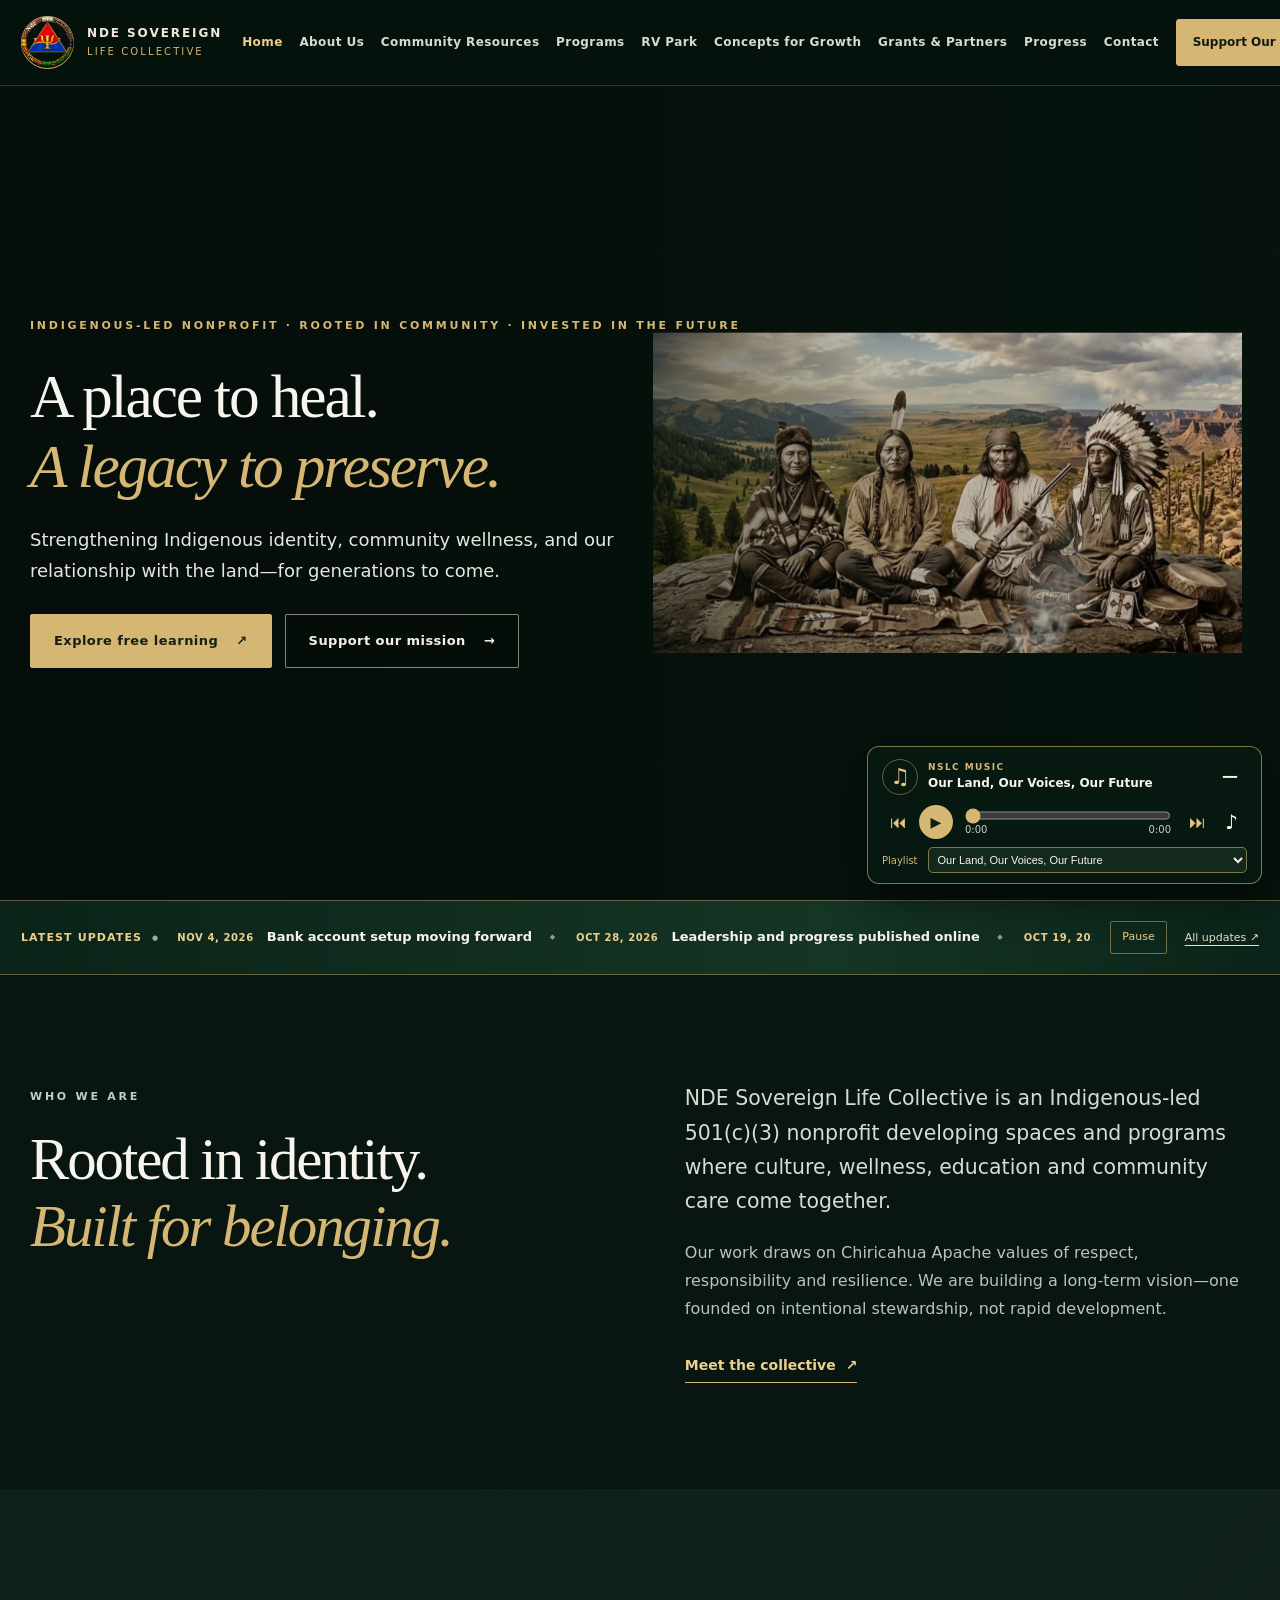
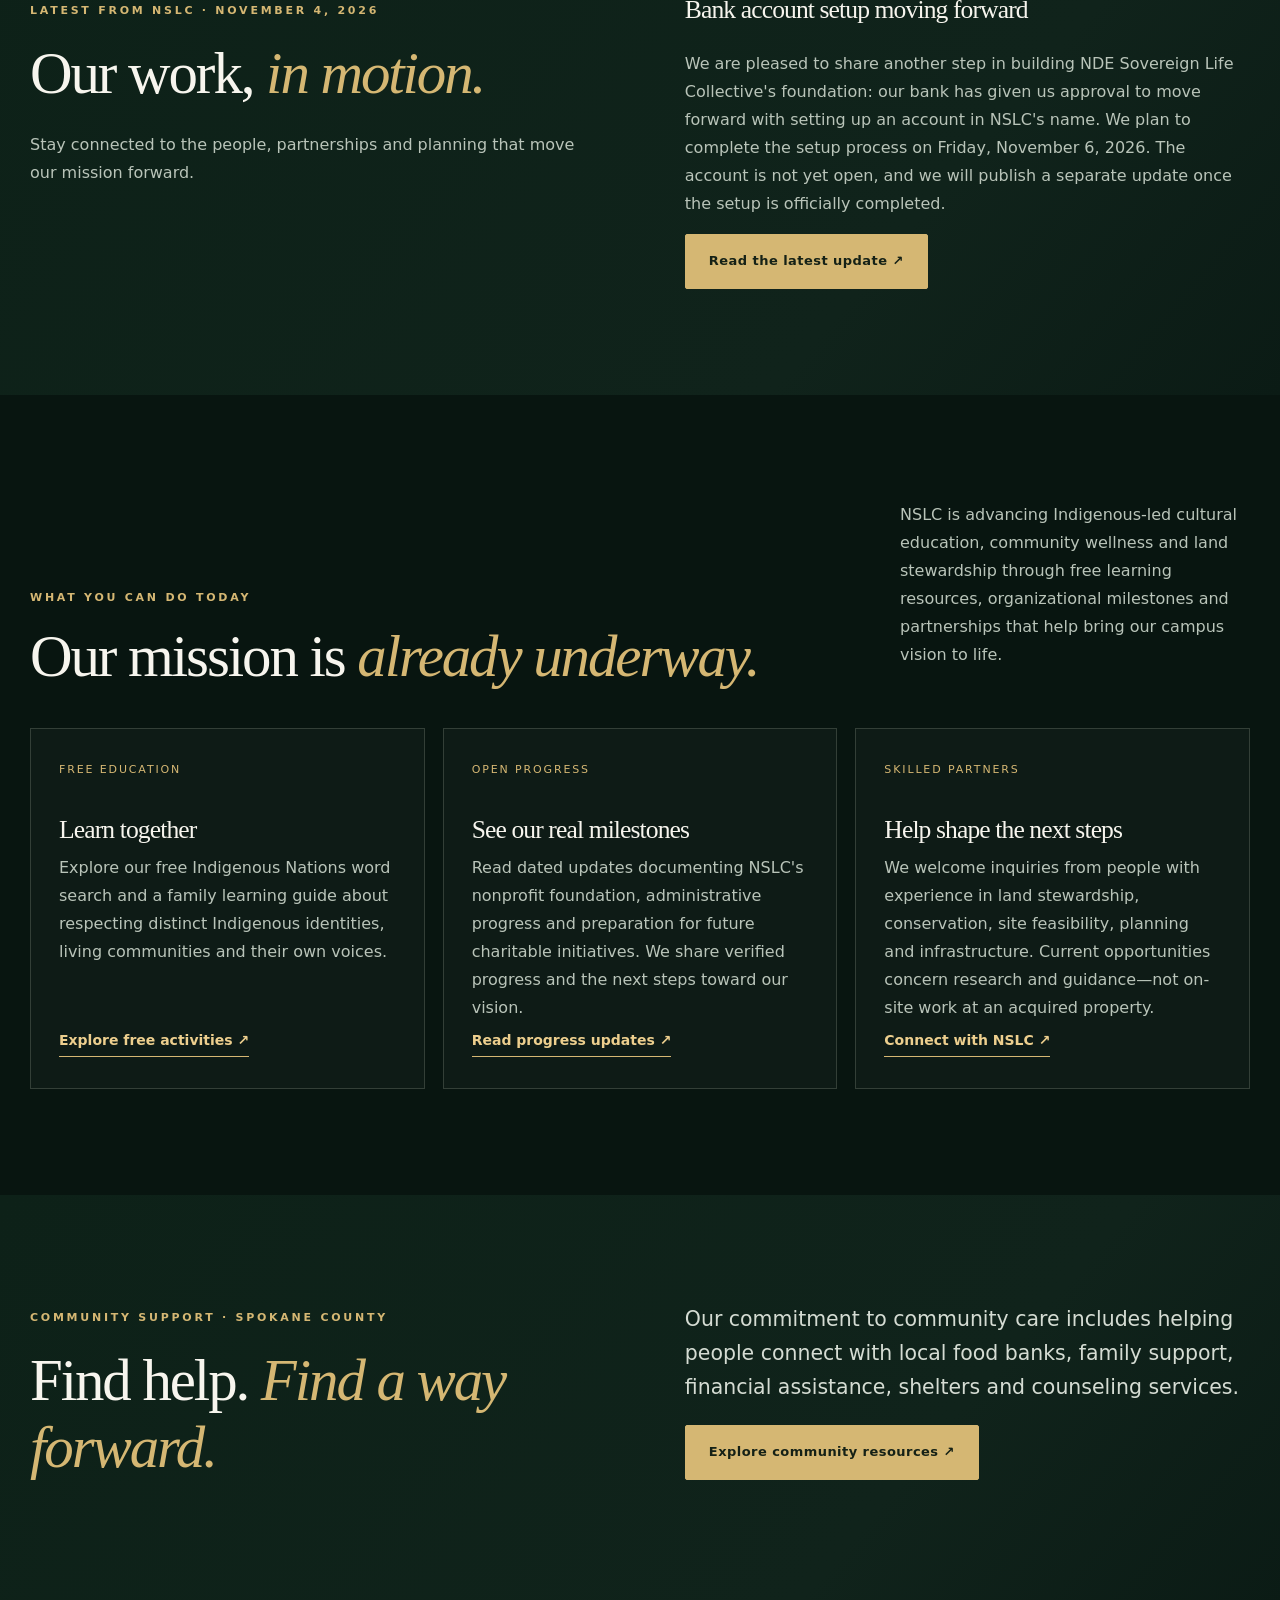
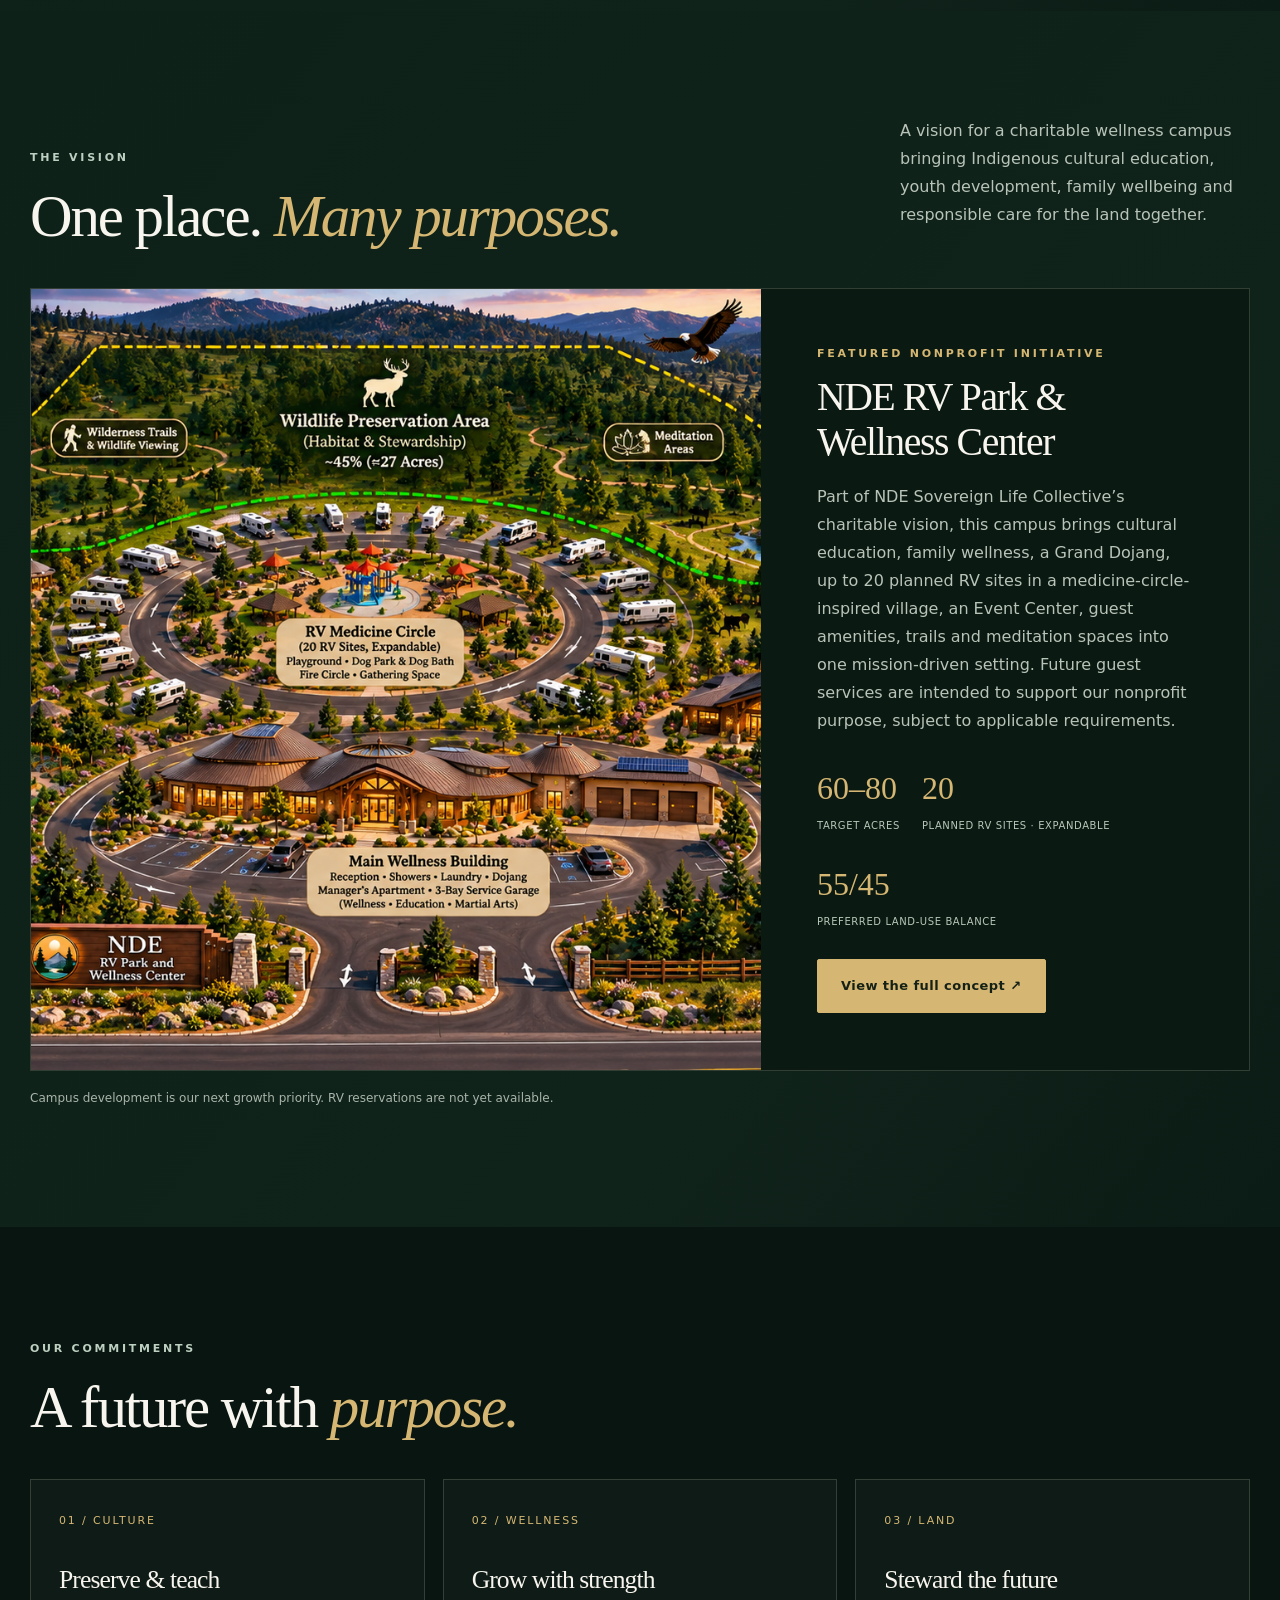
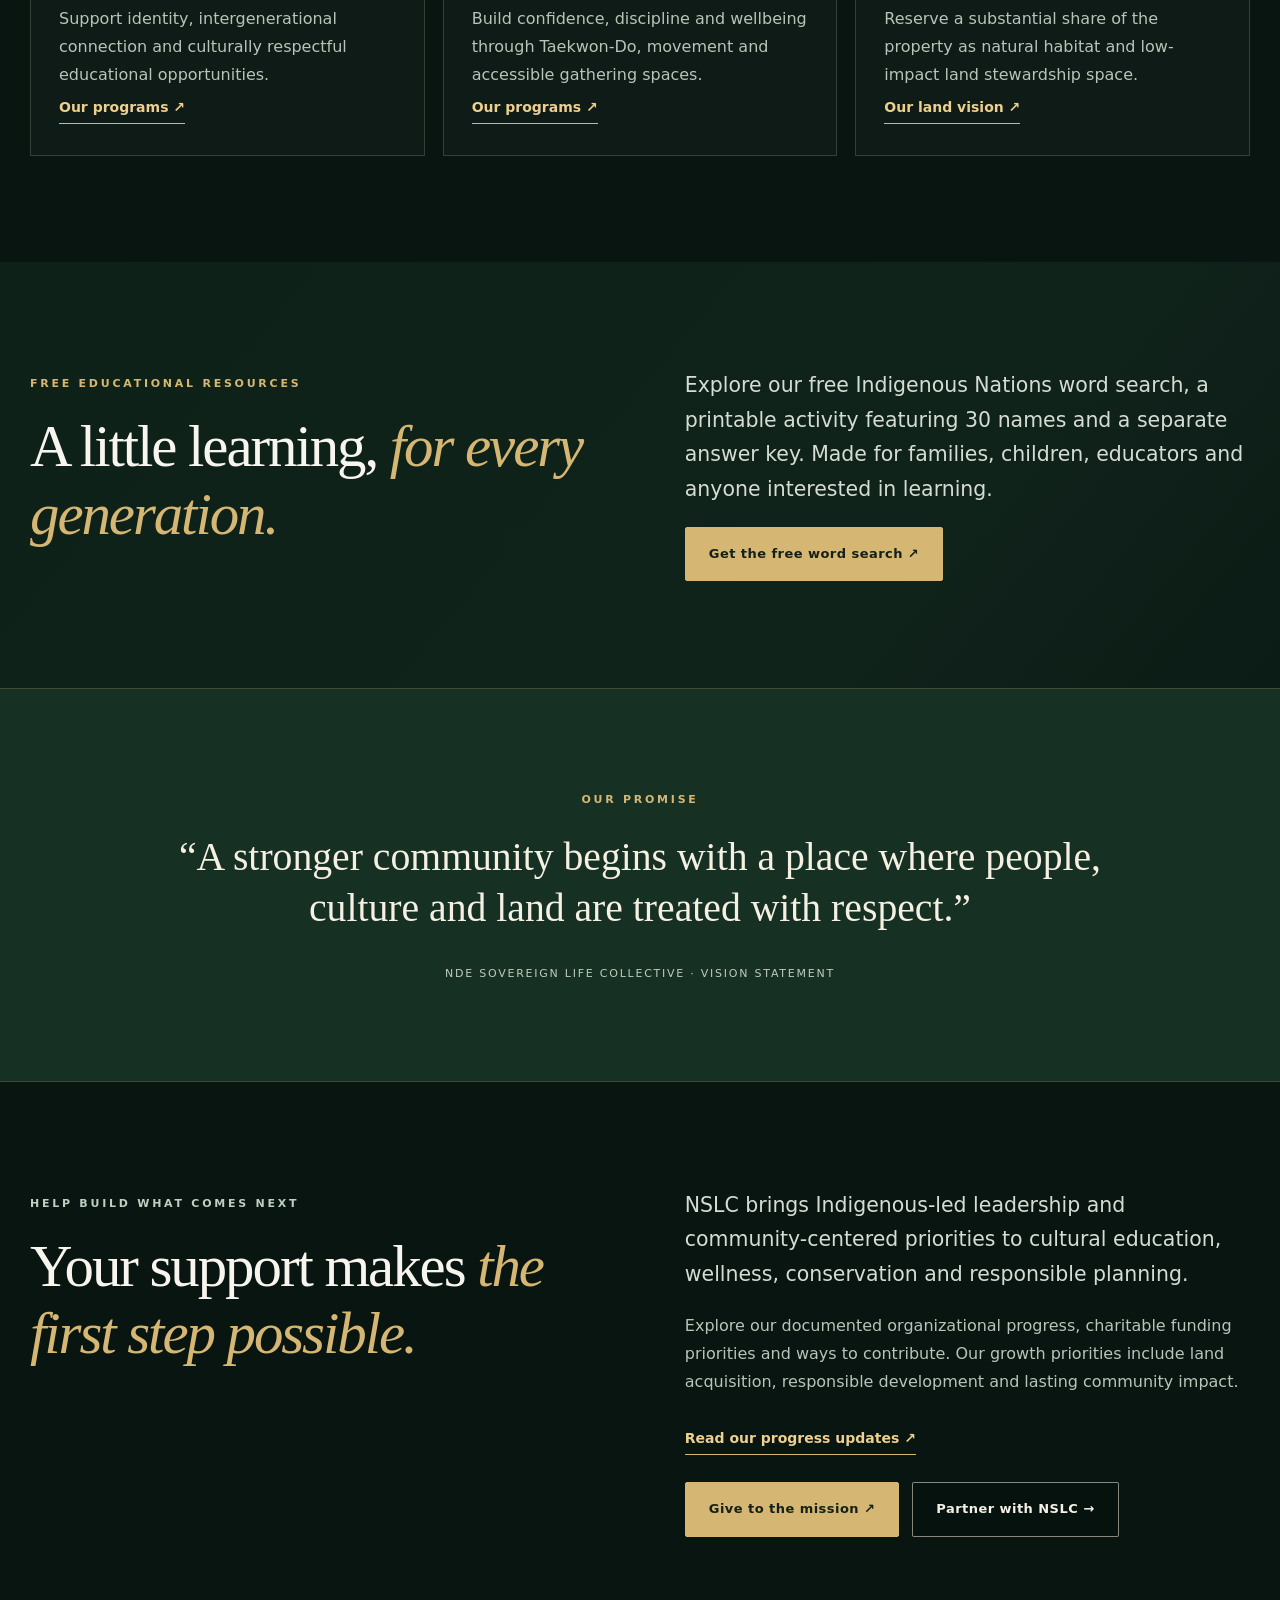
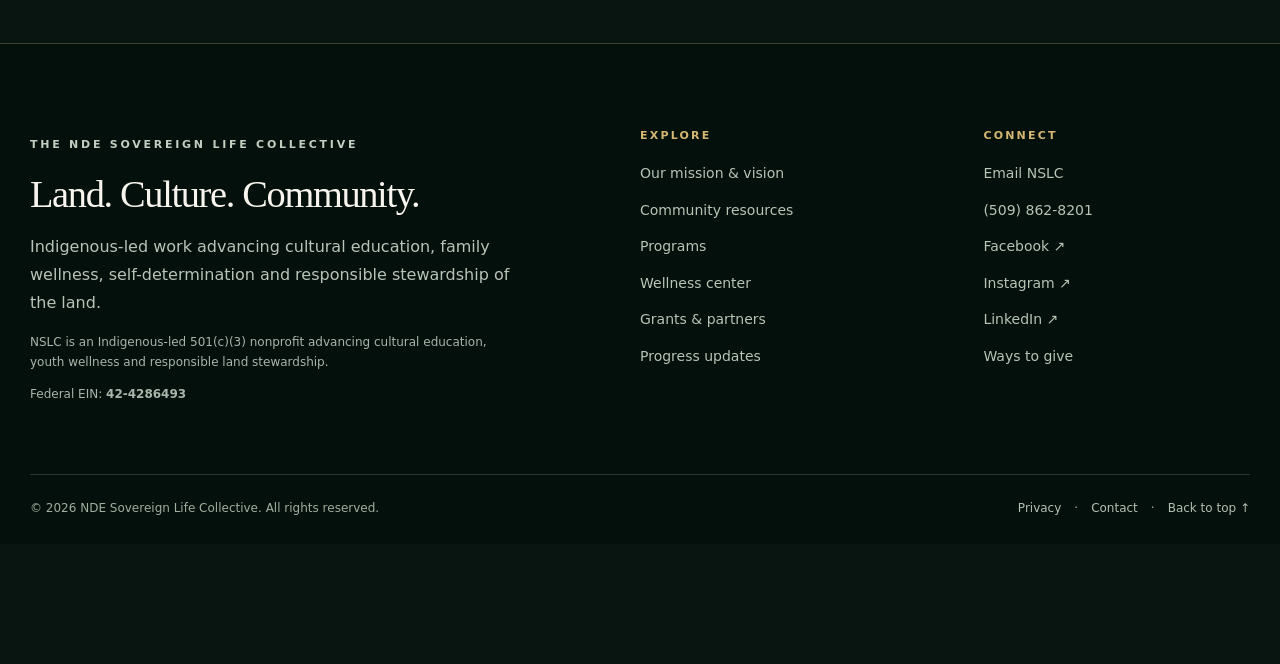
<file: index.html>
<!doctype html>
<html lang="en">
<head>
<meta charset="utf-8">
<meta name="viewport" content="width=device-width, initial-scale=1">
<meta name="color-scheme" content="dark">
<meta name="theme-color" content="#09160f">
<title>Home | NDE Sovereign Life Collective</title>
<meta name="description" content="NDE Sovereign Life Collective is an Indigenous-led 501(c)(3) offering free educational resources and building community wellness, cultural learning and land stewardship initiatives.">
<link rel="canonical" href="https://nde-collective.org/">
<link rel="icon" href="favicon.svg" type="image/svg+xml">
<link rel="preload" as="image" href="assets/images/four-chiefs-homepage.webp" fetchpriority="high">
<link rel="stylesheet" href="assets/css/styles.css?v=20261105-fourchiefs-v6">
<link rel="stylesheet" href="assets/css/audio-player.css">
<meta property="og:type" content="website">
<meta property="og:site_name" content="NDE Sovereign Life Collective">
<meta property="og:title" content="Home | NDE Sovereign Life Collective">
<meta property="og:description" content="Explore NSLC’s free educational resources, documented milestones and plans for community wellness and responsible land stewardship.">
<meta property="og:url" content="https://nde-collective.org/">
<meta property="og:image" content="https://nde-collective.org/assets/images/four-chiefs-homepage.webp">
<meta property="og:image:alt" content="Four Indigenous chiefs seated together in front of a broad landscape">
<meta name="twitter:card" content="summary_large_image">
<script type="application/ld+json">{"@context":"https://schema.org","@type":"NGO","name":"NDE Sovereign Life Collective","url":"https://nde-collective.org/","description":"Indigenous-led nonprofit advancing community wellness, cultural education and land stewardship.","email":"info@nde-collective.org","telephone":"+1-509-862-8201","nonprofitStatus":"Nonprofit501c3","taxID":"42-4286493","sameAs":["https://www.facebook.com/ndesovereign","https://www.instagram.com/ndesovereignlifecollective/","https://www.linkedin.com/company/nde-sovereign-life-collective/"]}</script>
<script src="assets/js/main.js?v=20261104-mobileticker" defer></script>
<script src="assets/js/audio-player.js?v=20261105-playlist-fix" defer></script>
</head>
<body class="page-home">
<a class="skip-link" href="#main">Skip to content</a>
<header class="site-header" id="top">
  <div class="header-inner container-wide">
    <a class="brand" href="index.html" aria-label="NDE Sovereign Life Collective home">
      <span class="brand-emblem" aria-hidden="true"><img src="assets/images/NSLC Logo with Name.png" alt="" width="54" height="54" decoding="async" fetchpriority="low" onerror="this.remove()"><span class="brand-fallback">NDE</span></span>
      <span class="brand-wordmark"><strong>NDE SOVEREIGN</strong><span>LIFE COLLECTIVE</span></span>
    </a>
    <button class="menu-toggle" type="button" aria-controls="primary-navigation" aria-expanded="false" aria-label="Toggle navigation menu"><span class="menu-icon" aria-hidden="true"></span><span>Menu</span></button>
    <nav id="primary-navigation" class="site-nav" aria-label="Primary navigation"><a href="index.html" aria-current="page">Home</a>
<a href="about.html">About Us</a>
<a href="community-resources.html">Community Resources</a>
<a href="programs.html">Programs</a>
<a href="rv-park.html">RV Park</a>
<a href="concepts.html">Concepts for Growth</a>
<a href="grants.html">Grants &amp; Partners</a>
<a href="updates.html">Progress</a>
<a href="contact.html">Contact</a>
<a class="nav-donate" href="donate.html">Support Our Mission <span aria-hidden="true">↗</span></a></nav>
  </div>
</header>
<main id="main">
<section class="home-hero"><div class="home-hero-photo" role="img" aria-label="Four Indigenous chiefs seated together in front of a broad landscape"></div><div class="home-hero-shade"></div><div class="container home-hero-content"><span class="eyebrow gold">INDIGENOUS-LED NONPROFIT · ROOTED IN COMMUNITY · INVESTED IN THE FUTURE</span><h1>A place to heal.<br><em>A legacy to preserve.</em></h1><p>Strengthening Indigenous identity, community wellness, and our relationship with the land—for generations to come.</p><div class="actions"><a class="btn btn-gold" href="resources.html">Explore free learning <span aria-hidden="true">↗</span></a><a class="btn btn-outline" href="donate.html">Support our mission <span aria-hidden="true">→</span></a></div></div><a class="scroll-indicator" href="#story">Explore ↓</a></section>
<section class="news-ticker" id="latest-news-ticker" aria-label="Latest NSLC progress updates">
  <div class="news-ticker-inner container-wide">
    <a class="news-ticker-heading" href="updates.html#milestones">LATEST UPDATES <span aria-hidden="true">●</span></a>
    <div class="news-ticker-viewport" aria-label="Recent milestones; pause scrolling to read or choose a headline">
      <div class="news-ticker-track" id="news-ticker-track">
        <div class="news-ticker-items" id="news-ticker-items">
          <a class="news-ticker-item" href="updates.html#bank-account-setup"><time datetime="2026-11-04">NOV 4, 2026</time><span>Bank account setup moving forward</span></a>
          <a class="news-ticker-item" href="updates.html#leadership-progress-online"><time datetime="2026-10-28">OCT 28, 2026</time><span>Leadership and progress published online</span></a>
          <a class="news-ticker-item" href="updates.html#business-license-obtained"><time datetime="2026-10-02">OCT 2, 2026</time><span>Business license obtained</span></a>
        </div>
      </div>
    </div>
    <button type="button" class="news-ticker-toggle" id="news-ticker-toggle" aria-pressed="false" aria-label="Pause scrolling updates" hidden>Pause</button>
    <a class="news-ticker-all" href="updates.html">All updates ↗</a>
  </div>
</section>
<section id="story" class="section"><div class="container split-layout"><div><div class="eyebrow">WHO WE ARE</div><h2 class="display">Rooted in identity.<br><em>Built for belonging.</em></h2></div><div class="copy-column"><p class="lead">NDE Sovereign Life Collective is an Indigenous-led 501(c)(3) nonprofit developing spaces and programs where culture, wellness, education and community care come together.</p><p>Our work draws on Chiricahua Apache values of respect, responsibility and resilience. We are building a long-term vision—one founded on intentional stewardship, not rapid development.</p><a class="text-link" href="about.html">Meet the collective <span aria-hidden="true">↗</span></a></div></div></section>
<section class="section alt-section" aria-labelledby="latest-nslc-update"><div class="container split-layout"><div><span class="eyebrow gold" id="homepage-latest-meta">LATEST FROM NSLC · NOVEMBER 4, 2026</span><h2 class="display" id="latest-nslc-update">Our work, <em>in motion.</em></h2><p>Stay connected to the people, partnerships and planning that move our mission forward.</p></div><div class="copy-column"><h3 id="homepage-latest-title">Bank account setup moving forward</h3><p id="homepage-latest-summary">Our bank has approved us to proceed with opening an account in NSLC’s name. We plan to complete the setup on Friday, November 6. The account is not yet open; we will share an update once the process is finished.</p><a class="btn btn-gold" id="homepage-latest-link" href="updates.html#bank-account-setup">Read the latest update ↗</a></div></div></section>
<section class="section" id="current-impact" aria-labelledby="current-impact-title"><div class="container">
  <div class="section-heading"><div><span class="eyebrow gold">WHAT YOU CAN DO TODAY</span><h2 class="display" id="current-impact-title">Our mission is <em>already underway.</em></h2></div><p>NSLC is advancing Indigenous-led cultural education, community wellness and land stewardship through free learning resources, organizational milestones and partnerships that help bring our campus vision to life.</p></div>
  <div class="three-up">
    <article class="feature-card"><span class="card-index">FREE EDUCATION</span><h3>Learn together</h3><p>Explore our free Indigenous Nations word search and a family learning guide about respecting distinct Indigenous identities, living communities and their own voices.</p><a class="text-link" href="resources.html">Explore free activities ↗</a></article>
    <article class="feature-card"><span class="card-index">OPEN PROGRESS</span><h3>See our real milestones</h3><p>Read dated updates documenting NSLC's nonprofit foundation, administrative progress and preparation for future charitable initiatives. We share verified progress and the next steps toward our vision.</p><a class="text-link" href="updates.html">Read progress updates ↗</a></article>
    <article class="feature-card"><span class="card-index">SKILLED PARTNERS</span><h3>Help shape the next steps</h3><p>We welcome inquiries from people with experience in land stewardship, conservation, site feasibility, planning and infrastructure. Current opportunities concern research and guidance—not on-site work at an acquired property.</p><a class="text-link" href="contact.html">Connect with NSLC ↗</a></article>
  </div>
</div></section>
<section class="section alt-section" aria-labelledby="community-help-title"><div class="container split-layout"><div><span class="eyebrow gold">COMMUNITY SUPPORT · SPOKANE COUNTY</span><h2 class="display" id="community-help-title">Find help. <em>Find a way forward.</em></h2></div><div class="copy-column"><p class="lead">Our commitment to community care includes helping people connect with local food banks, family support, financial assistance, shelters and counseling services.</p><a class="btn btn-gold" href="community-resources.html">Explore community resources ↗</a></div></div></section>
<section class="section alt-section"><div class="container"><div class="section-heading"><div><span class="eyebrow">THE VISION</span><h2 class="display">One place. <em>Many purposes.</em></h2></div><p>A vision for a charitable wellness campus bringing Indigenous cultural education, youth development, family wellbeing and responsible care for the land together.</p></div><div class="feature-spotlight"><div class="feature-photo"><img src="assets/images/NDE%20RV%20Park%20Wellness%20Master%20Plan.png" alt="Preferred conceptual master plan showing a front wellness building, expandable medicine-circle RV village, separate Event Center and clearly marked 55 percent campus and 45 percent wildlife preservation boundaries" loading="lazy" decoding="async"></div><div class="feature-copy"><span class="eyebrow gold">FEATURED NONPROFIT INITIATIVE</span><h3>NDE RV Park &amp; Wellness Center</h3><p>Part of NDE Sovereign Life Collective’s charitable vision, this campus brings cultural education, family wellness, a Grand Dojang, up to 20 planned RV sites in a medicine-circle-inspired village, an Event Center, guest amenities, trails and meditation spaces into one mission-driven setting. Future guest services are intended to support our nonprofit purpose, subject to applicable requirements.</p><div class="mini-stat-grid"><div><strong>60–80</strong><span>Target acres</span></div><div><strong>20</strong><span>Planned RV sites · expandable</span></div><div><strong>55/45</strong><span>Preferred land-use balance</span></div></div><a class="btn btn-gold" href="rv-park.html">View the full concept ↗</a></div></div><p class="fineprint">Campus development is our next growth priority. RV reservations are not yet available.</p></div></section>
<section class="section"><div class="container"><div class="section-heading"><div><span class="eyebrow">OUR COMMITMENTS</span><h2 class="display">A future with <em>purpose.</em></h2></div></div><div class="three-up"><article class="feature-card"><span class="card-index">01 / CULTURE</span><h3>Preserve &amp; teach</h3><p>Support identity, intergenerational connection and culturally respectful educational opportunities.</p><a class="text-link" href="programs.html">Our programs ↗</a></article><article class="feature-card"><span class="card-index">02 / WELLNESS</span><h3>Grow with strength</h3><p>Build confidence, discipline and wellbeing through Taekwon-Do, movement and accessible gathering spaces.</p><a class="text-link" href="programs.html">Our programs ↗</a></article><article class="feature-card"><span class="card-index">03 / LAND</span><h3>Steward the future</h3><p>Reserve a substantial share of the property as natural habitat and low-impact land stewardship space.</p><a class="text-link" href="rv-park.html#land">Our land vision ↗</a></article></div></div></section>
<section class="section alt-section" aria-labelledby="family-activities"><div class="container split-layout"><div><span class="eyebrow gold">FREE EDUCATIONAL RESOURCES</span><h2 class="display" id="family-activities">A little learning, <em>for every generation.</em></h2></div><div class="copy-column"><p class="lead">Explore our free Indigenous Nations word search, a printable activity featuring 30 names and a separate answer key. Made for families, children, educators and anyone interested in learning.</p><a class="btn btn-gold" href="resources.html">Get the free word search ↗</a></div></div></section>
<section class="quote-band"><div class="container"><span class="eyebrow gold">OUR PROMISE</span><blockquote>“A stronger community begins with a place where people, culture and land are treated with respect.”</blockquote><span class="quote-credit">NDE Sovereign Life Collective · Vision statement</span></div></section>
<section class="section"><div class="container split-layout"><div><span class="eyebrow">HELP BUILD WHAT COMES NEXT</span><h2 class="display">Your support makes <em>the first step possible.</em></h2></div><div class="copy-column"><p class="lead">NSLC brings Indigenous-led leadership and community-centered priorities to cultural education, wellness, conservation and responsible planning.</p><p>Explore our documented organizational progress, charitable funding priorities and ways to contribute. Our growth priorities include land acquisition, responsible development and lasting community impact.</p><a class="text-link" href="updates.html">Read our progress updates ↗</a><div class="actions"><a class="btn btn-gold" href="donate.html">Give to the mission ↗</a><a class="btn btn-outline" href="grants.html">Partner with NSLC →</a></div></div></div></section>
</main>
<footer class="site-footer">
  <div class="container footer-grid">
    <div class="footer-about"><div class="eyebrow">THE NDE SOVEREIGN LIFE COLLECTIVE</div><h2>Land. Culture. Community.</h2><p>Indigenous-led work advancing cultural education, family wellness, self-determination and responsible stewardship of the land.</p><p class="micro">NSLC is an Indigenous-led 501(c)(3) nonprofit advancing cultural education, youth wellness and responsible land stewardship.</p><p class="micro">Federal EIN: <strong>42-4286493</strong></p></div>
    <div><h3>Explore</h3><a href="about.html#mission">Our mission &amp; vision</a><a href="community-resources.html">Community resources</a><a href="programs.html">Programs</a><a href="rv-park.html">Wellness center</a><a href="grants.html">Grants &amp; partners</a><a href="updates.html">Progress updates</a></div>
    <div><h3>Connect</h3><a href="mailto:info@nde-collective.org">Email NSLC</a><a href="tel:+15098628201">(509) 862-8201</a><a href="https://www.facebook.com/ndesovereign" target="_blank" rel="noopener noreferrer">Facebook ↗</a><a href="https://www.instagram.com/ndesovereignlifecollective/" target="_blank" rel="noopener noreferrer">Instagram ↗</a><a href="https://www.linkedin.com/company/nde-sovereign-life-collective/" target="_blank" rel="noopener noreferrer">LinkedIn ↗</a><a href="donate.html">Ways to give</a></div>
  </div>
  <div class="container footer-bottom"><span>© <span data-year>2026</span> NDE Sovereign Life Collective. All rights reserved.</span><span><a href="privacy.html">Privacy</a><span aria-hidden="true">·</span><a href="contact.html">Contact</a><span aria-hidden="true">·</span><a href="#top">Back to top ↑</a></span></div>
</footer>
<dialog class="lightbox" id="image-dialog" aria-label="Expanded concept illustration"><button class="lightbox-close" type="button" data-lightbox-close aria-label="Close image">×</button><img class="lightbox-image" alt=""><p class="lightbox-caption"></p></dialog>
</body>
</html>
</file>
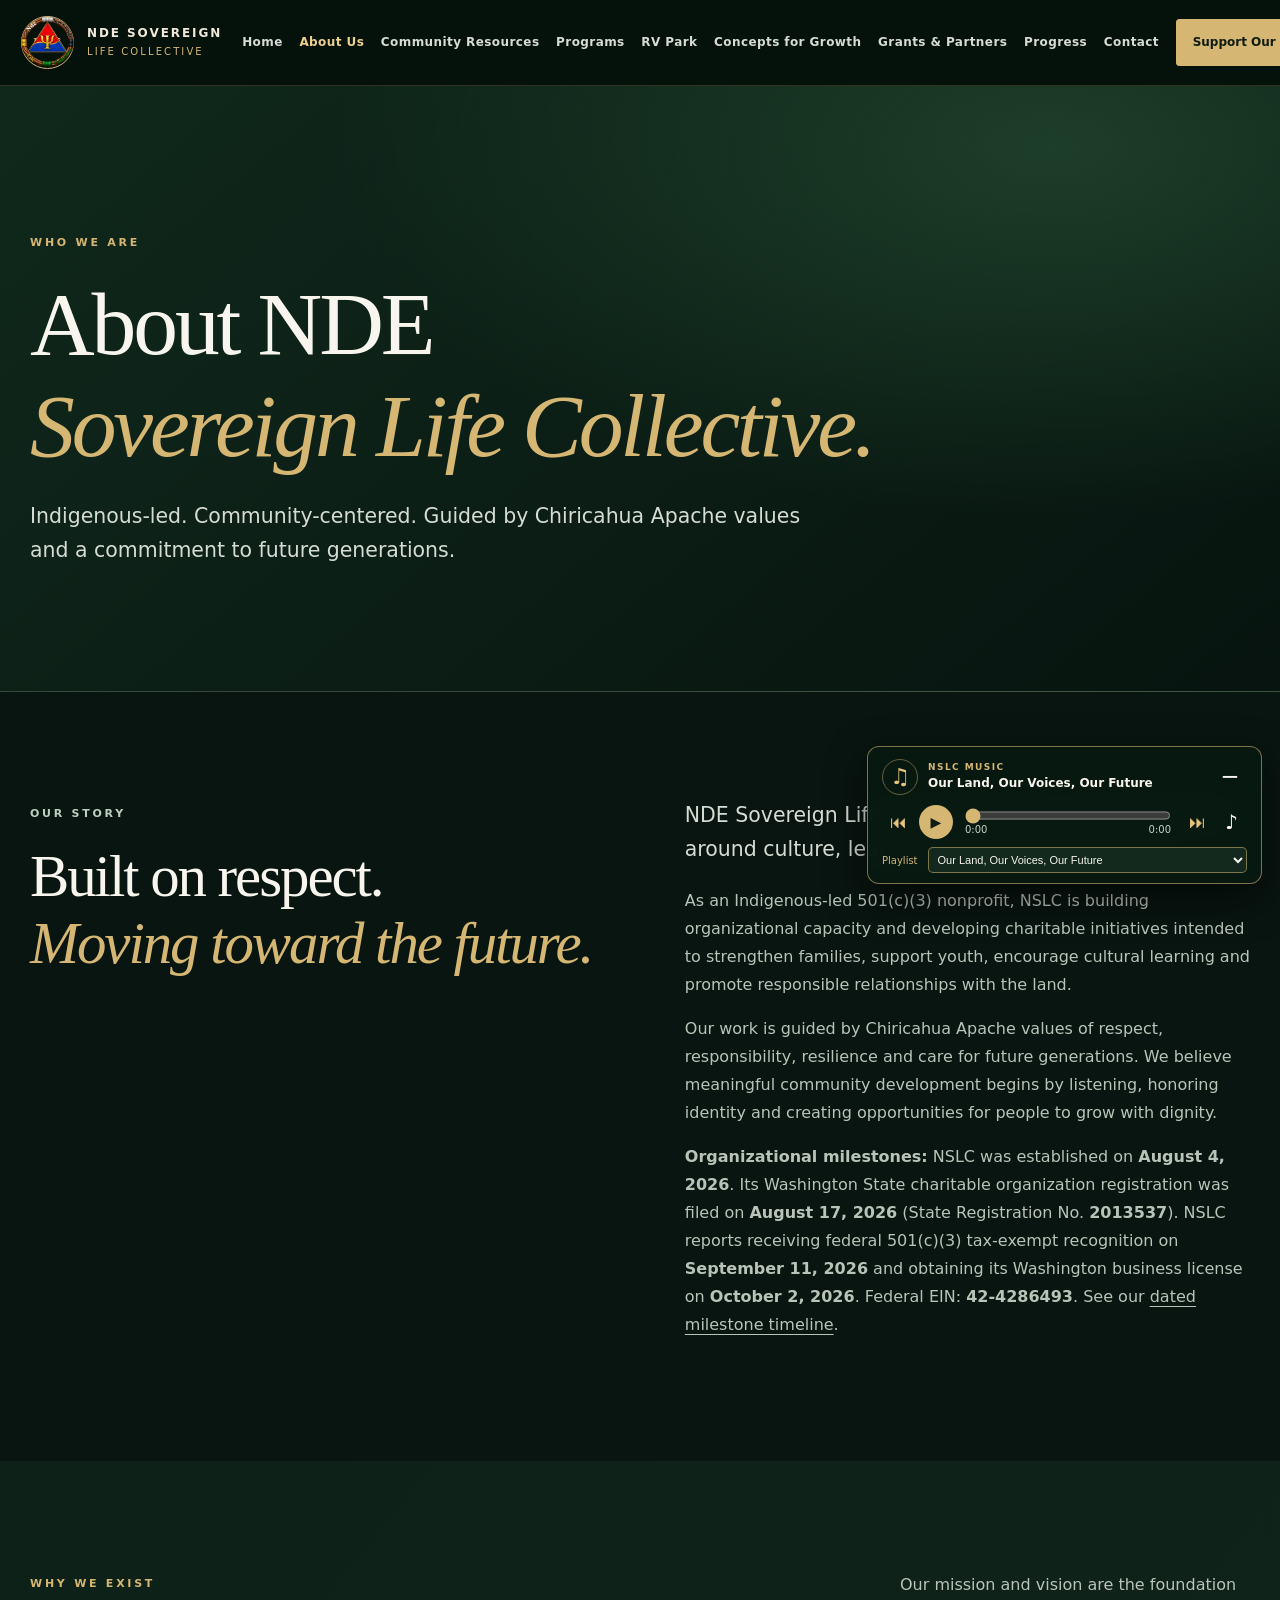
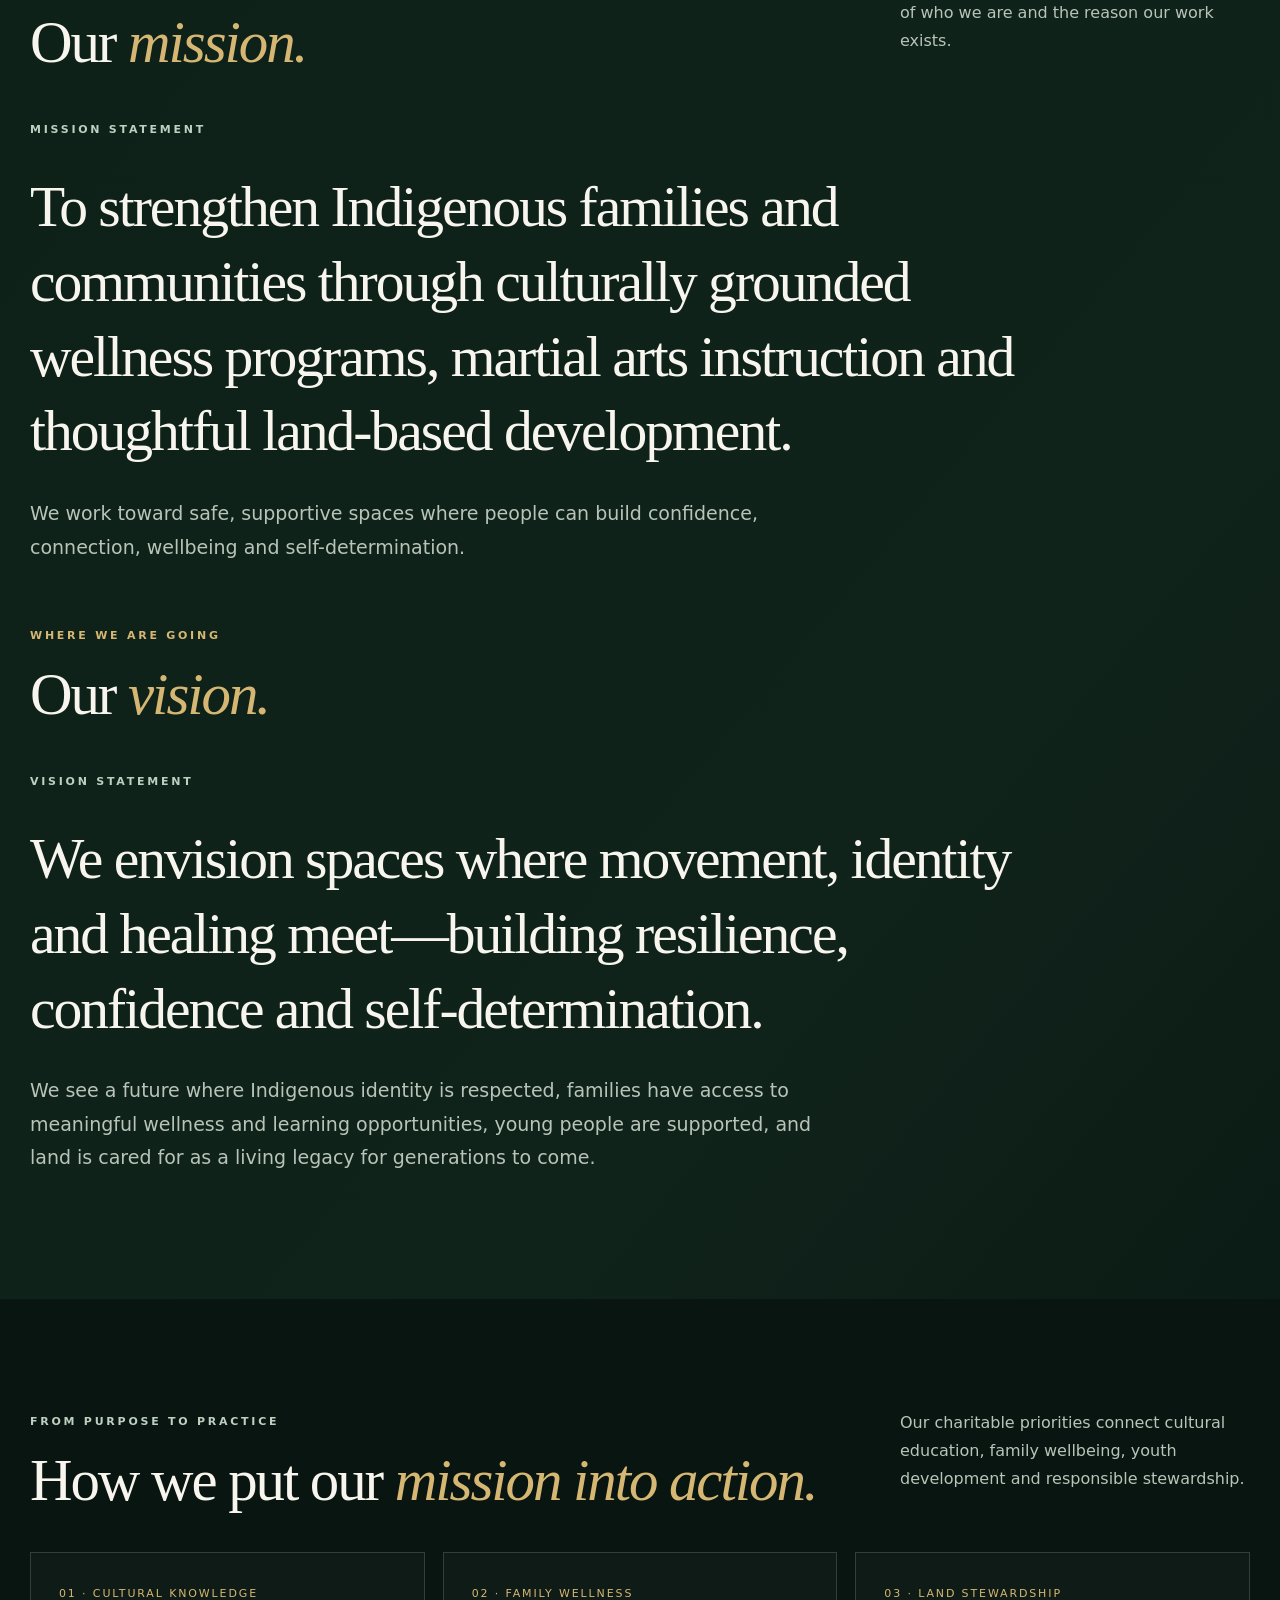
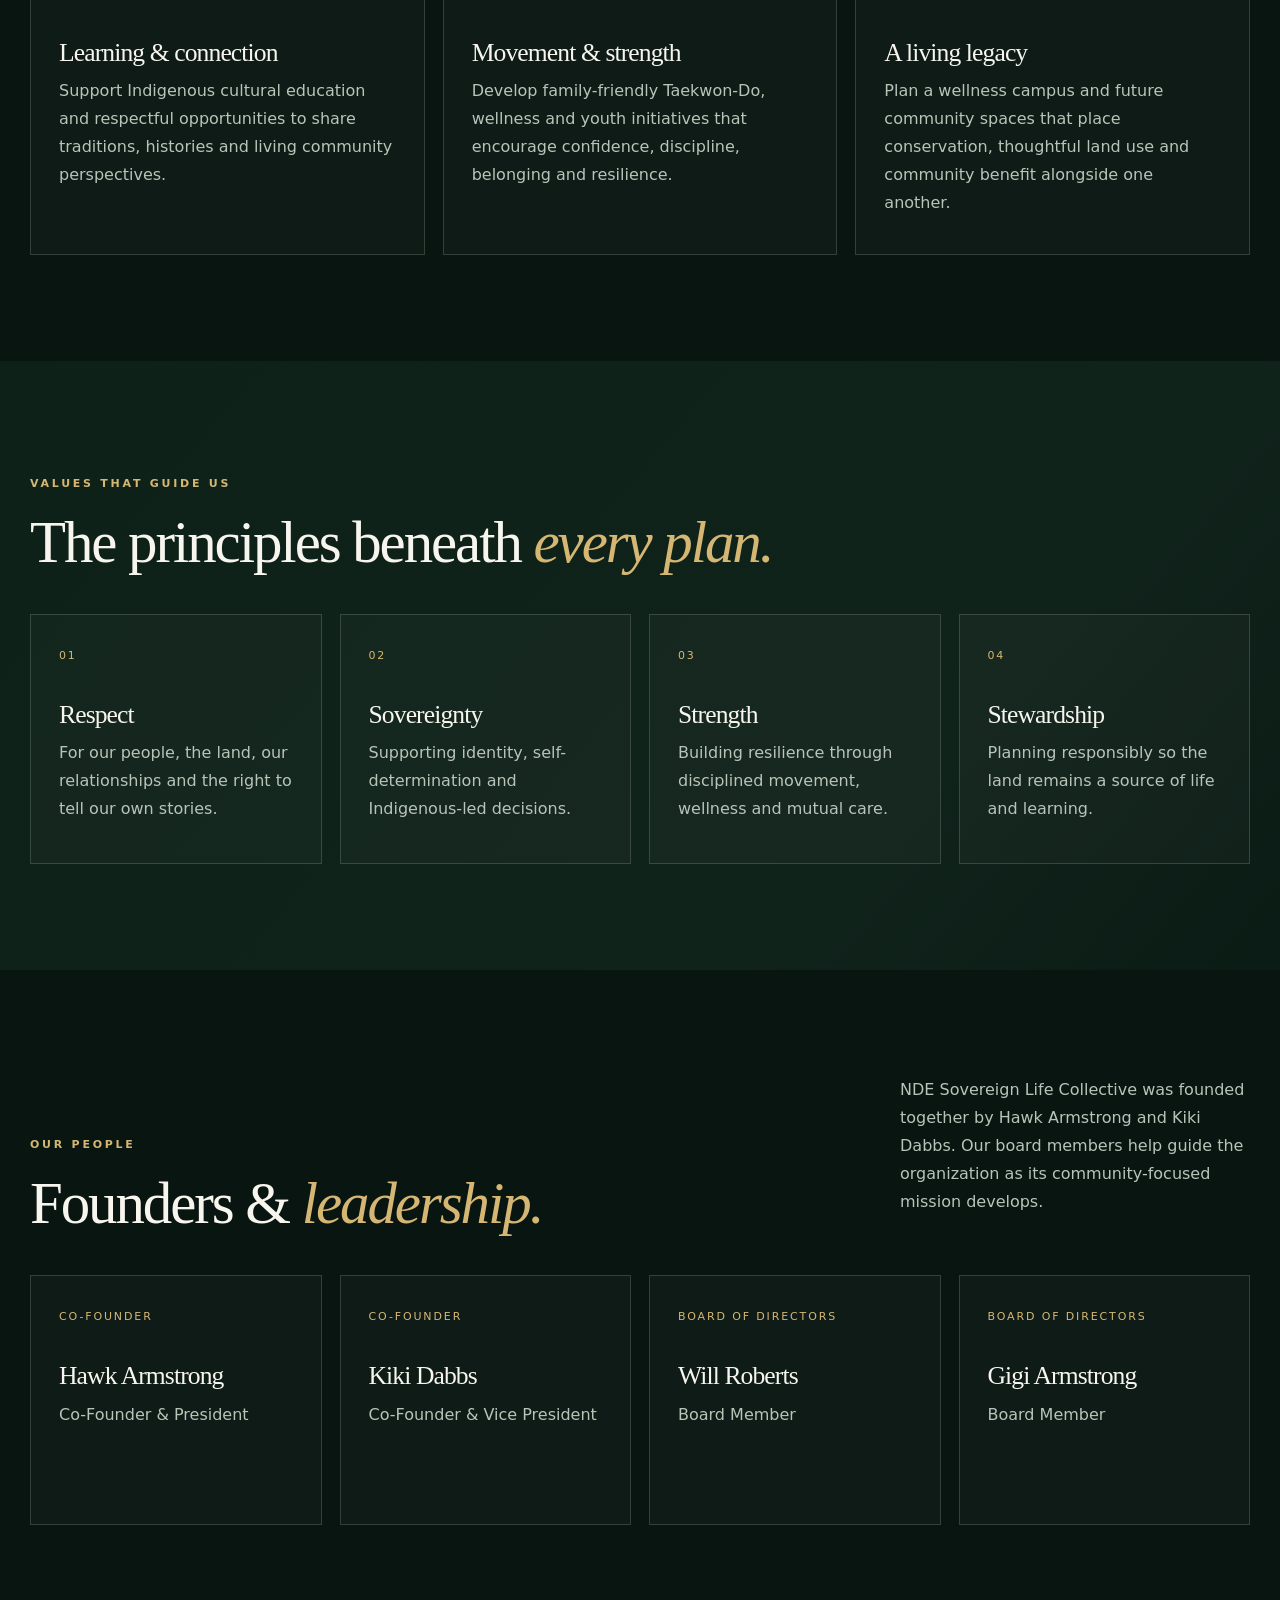
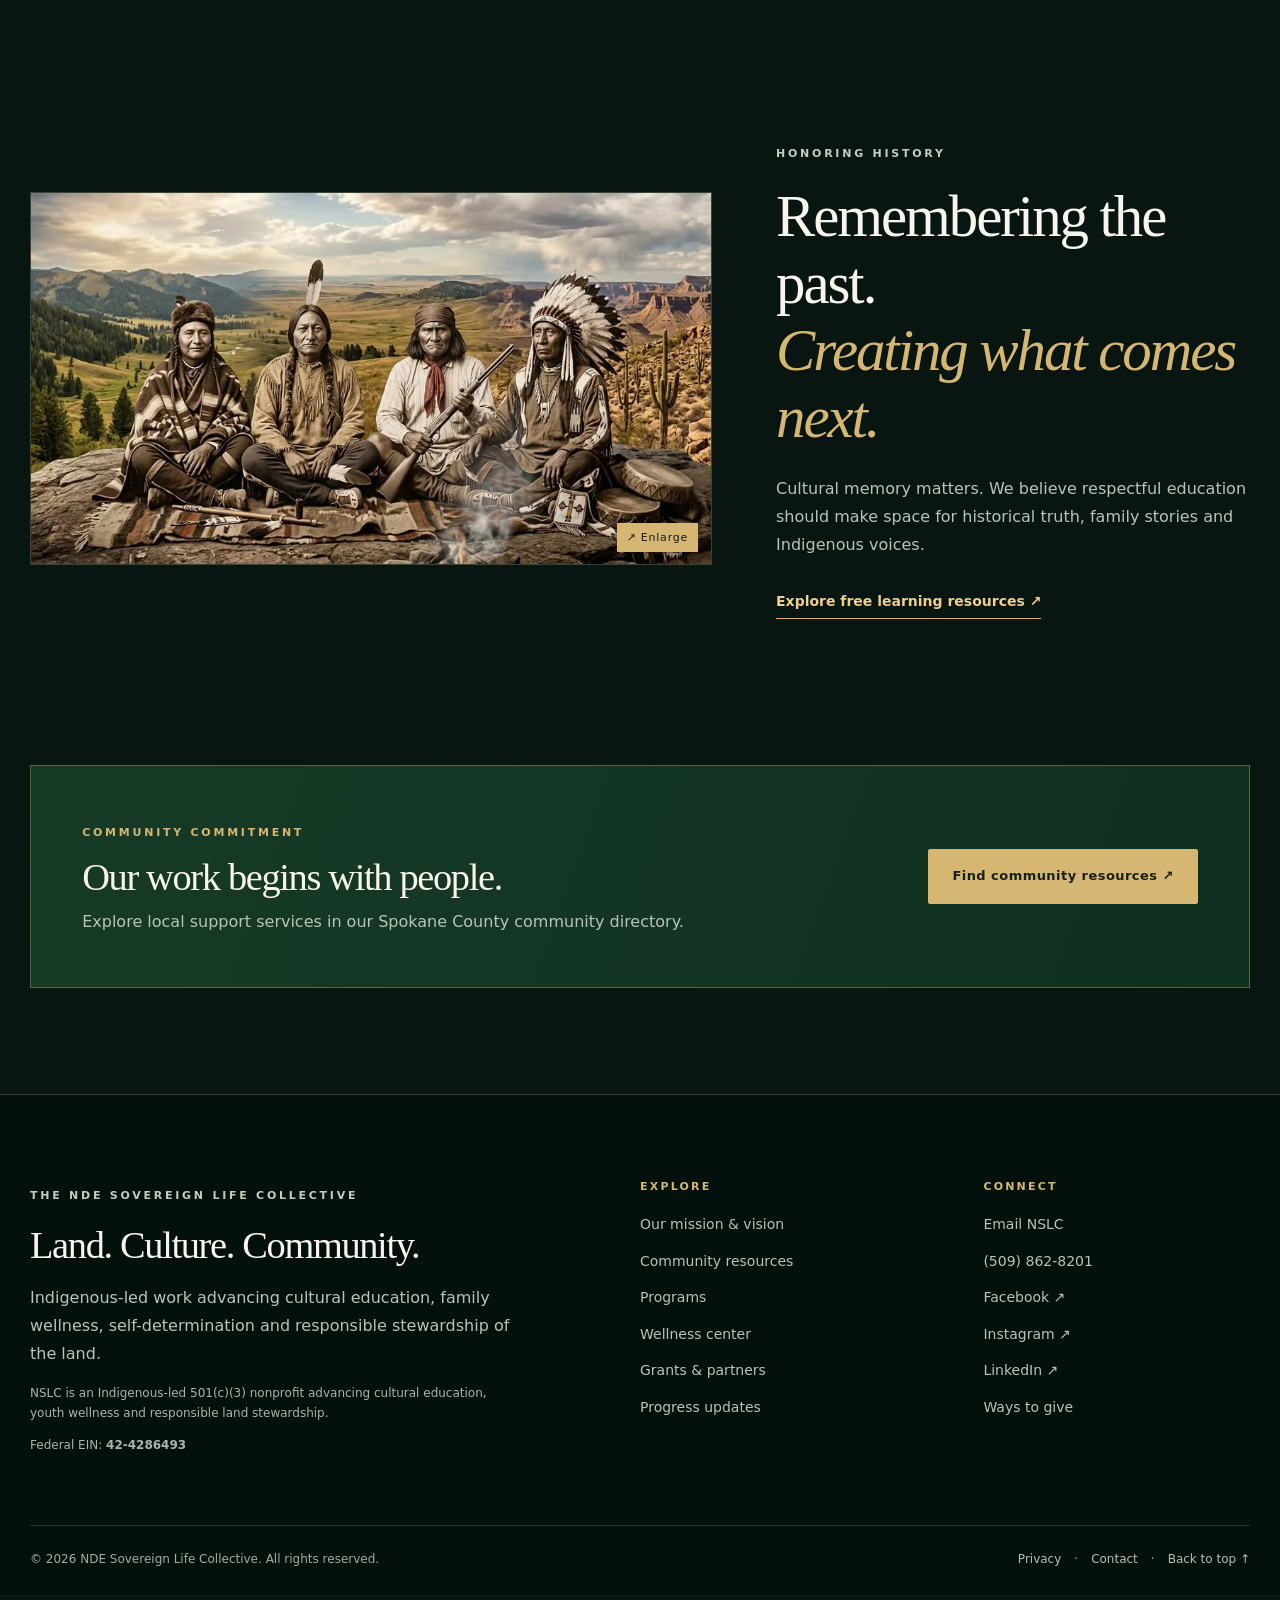
<file: about.html>
<!doctype html>
<html lang="en">
<head>
<meta charset="utf-8">
<meta name="viewport" content="width=device-width, initial-scale=1">
<meta name="color-scheme" content="dark">
<meta name="theme-color" content="#09160f">
<title>About Us | NDE Sovereign Life Collective</title>
<meta name="description" content="Learn about NDE Sovereign Life Collective, our mission, vision, values, founders and leadership.">
<link rel="canonical" href="https://nde-collective.org/about.html">
<link rel="icon" href="favicon.svg" type="image/svg+xml">
<link rel="stylesheet" href="assets/css/styles.css">
<link rel="stylesheet" href="assets/css/audio-player.css">
<meta property="og:type" content="website">
<meta property="og:site_name" content="NDE Sovereign Life Collective">
<meta property="og:title" content="About Us | NDE Sovereign Life Collective">
<meta property="og:description" content="Learn about NDE Sovereign Life Collective, our mission, vision, values, founders and leadership.">
<meta property="og:url" content="https://nde-collective.org/about.html">
<meta property="og:image" content="https://nde-collective.org/assets/images/park-hero.webp">
<meta property="og:image:alt" content="Conceptual aerial rendering of the proposed NDE RV Park and Wellness Center">
<meta name="twitter:card" content="summary_large_image">
<script type="application/ld+json">{"@context":"https://schema.org","@type":"NGO","name":"NDE Sovereign Life Collective","url":"https://nde-collective.org/","description":"Indigenous-led nonprofit advancing community wellness, cultural education and land stewardship.","email":"info@nde-collective.org","telephone":"+1-509-862-8201","nonprofitStatus":"Nonprofit501c3","taxID":"42-4286493","sameAs":["https://www.facebook.com/ndesovereign"],"founder":[{"@type":"Person","name":"Hawk Armstrong"},{"@type":"Person","name":"Kiki Dabbs"}]}</script>
<script src="assets/js/main.js" defer></script>
<script src="assets/js/audio-player.js?v=20261105-playlist-fix" defer></script>
</head>
<body class="">
<a class="skip-link" href="#main">Skip to content</a>
<header class="site-header" id="top">
  <div class="header-inner container-wide">
    <a class="brand" href="index.html" aria-label="NDE Sovereign Life Collective home"><span class="brand-emblem" aria-hidden="true"><img src="assets/images/NSLC Logo with Name.png" alt="" width="54" height="54" onerror="this.remove()"><span class="brand-fallback">NDE</span></span><span class="brand-wordmark"><strong>NDE SOVEREIGN</strong><span>LIFE COLLECTIVE</span></span></a>
    <button class="menu-toggle" type="button" aria-controls="primary-navigation" aria-expanded="false" aria-label="Toggle navigation menu"><span class="menu-icon" aria-hidden="true"></span><span>Menu</span></button>
    <nav id="primary-navigation" class="site-nav" aria-label="Primary navigation"><a href="index.html">Home</a><a href="about.html" aria-current="page">About Us</a><a href="community-resources.html">Community Resources</a><a href="programs.html">Programs</a><a href="rv-park.html">RV Park</a><a href="concepts.html">Concepts for Growth</a><a href="grants.html">Grants &amp; Partners</a><a href="updates.html">Progress</a><a href="contact.html">Contact</a><a class="nav-donate" href="donate.html">Support Our Mission <span aria-hidden="true">↗</span></a></nav>
  </div>
</header>
<main id="main">
<section class="page-hero"><div class="container"><span class="eyebrow gold">WHO WE ARE</span><h1>About NDE<br><em>Sovereign Life Collective.</em></h1><p class="lede">Indigenous-led. Community-centered. Guided by Chiricahua Apache values and a commitment to future generations.</p></div></section>
<section class="section"><div class="container split-layout"><div><span class="eyebrow">OUR STORY</span><h2 class="display">Built on respect.<br><em>Moving toward the future.</em></h2></div><div class="copy-column"><p class="lead">NDE Sovereign Life Collective brings people together around culture, learning, wellness and service.</p><p>As an Indigenous-led 501(c)(3) nonprofit, NSLC is building organizational capacity and developing charitable initiatives intended to strengthen families, support youth, encourage cultural learning and promote responsible relationships with the land.</p><p>Our work is guided by Chiricahua Apache values of respect, responsibility, resilience and care for future generations. We believe meaningful community development begins by listening, honoring identity and creating opportunities for people to grow with dignity.</p><p><strong>Organizational milestones:</strong> NSLC was established on <strong>August 4, 2026</strong>. Its Washington State charitable organization registration was filed on <strong>August 17, 2026</strong> (State Registration No. <strong>2013537</strong>). NSLC reports receiving federal 501(c)(3) tax-exempt recognition on <strong>September 11, 2026</strong> and obtaining its Washington business license on <strong>October 2, 2026</strong>. Federal EIN: <strong>42-4286493</strong>. See our <a href="updates.html#milestones">dated milestone timeline</a>.</p></div></div></section>
<section class="section alt-section" id="mission" aria-labelledby="mission-heading"><div class="container"><div class="section-heading"><div><span class="eyebrow gold">WHY WE EXIST</span><h2 class="display" id="mission-heading">Our <em>mission.</em></h2></div><p>Our mission and vision are the foundation of who we are and the reason our work exists.</p></div><div class="mission-statement"><span class="eyebrow">MISSION STATEMENT</span><h2>To strengthen Indigenous families and communities through culturally grounded wellness programs, martial arts instruction and thoughtful land-based development.</h2><p>We work toward safe, supportive spaces where people can build confidence, connection, wellbeing and self-determination.</p></div><div class="section-heading" style="margin-top:56px"><div><span class="eyebrow gold">WHERE WE ARE GOING</span><h2 class="display">Our <em>vision.</em></h2></div></div><div class="mission-statement"><span class="eyebrow">VISION STATEMENT</span><h2>We envision spaces where movement, identity and healing meet—building resilience, confidence and self-determination.</h2><p>We see a future where Indigenous identity is respected, families have access to meaningful wellness and learning opportunities, young people are supported, and land is cared for as a living legacy for generations to come.</p></div></div></section>
<section class="section"><div class="container"><div class="section-heading"><div><span class="eyebrow">FROM PURPOSE TO PRACTICE</span><h2 class="display">How we put our <em>mission into action.</em></h2></div><p>Our charitable priorities connect cultural education, family wellbeing, youth development and responsible stewardship.</p></div><div class="three-up"><article class="feature-card"><span class="card-index">01 · CULTURAL KNOWLEDGE</span><h3>Learning &amp; connection</h3><p>Support Indigenous cultural education and respectful opportunities to share traditions, histories and living community perspectives.</p></article><article class="feature-card"><span class="card-index">02 · FAMILY WELLNESS</span><h3>Movement &amp; strength</h3><p>Develop family-friendly Taekwon-Do, wellness and youth initiatives that encourage confidence, discipline, belonging and resilience.</p></article><article class="feature-card"><span class="card-index">03 · LAND STEWARDSHIP</span><h3>A living legacy</h3><p>Plan a wellness campus and future community spaces that place conservation, thoughtful land use and community benefit alongside one another.</p></article></div></div></section>
<section class="section alt-section"><div class="container"><div class="section-heading"><div><span class="eyebrow gold">VALUES THAT GUIDE US</span><h2 class="display">The principles beneath <em>every plan.</em></h2></div></div><div class="four-up"><article class="feature-card"><span class="card-index">01</span><h3>Respect</h3><p>For our people, the land, our relationships and the right to tell our own stories.</p></article><article class="feature-card"><span class="card-index">02</span><h3>Sovereignty</h3><p>Supporting identity, self-determination and Indigenous-led decisions.</p></article><article class="feature-card"><span class="card-index">03</span><h3>Strength</h3><p>Building resilience through disciplined movement, wellness and mutual care.</p></article><article class="feature-card"><span class="card-index">04</span><h3>Stewardship</h3><p>Planning responsibly so the land remains a source of life and learning.</p></article></div></div></section>
<section class="section" id="leadership" aria-labelledby="leadership-heading"><div class="container"><div class="section-heading"><div><span class="eyebrow gold">OUR PEOPLE</span><h2 class="display" id="leadership-heading">Founders &amp; <em>leadership.</em></h2></div><p>NDE Sovereign Life Collective was founded together by Hawk Armstrong and Kiki Dabbs. Our board members help guide the organization as its community-focused mission develops.</p></div><div class="four-up"><article class="feature-card"><span class="card-index">CO-FOUNDER</span><h3>Hawk Armstrong</h3><p>Co-Founder &amp; President</p></article><article class="feature-card"><span class="card-index">CO-FOUNDER</span><h3>Kiki Dabbs</h3><p>Co-Founder &amp; Vice President</p></article><article class="feature-card"><span class="card-index">BOARD OF DIRECTORS</span><h3>Will Roberts</h3><p>Board Member</p></article><article class="feature-card"><span class="card-index">BOARD OF DIRECTORS</span><h3>Gigi Armstrong</h3><p>Board Member</p></article></div></div></section>
<section class="section"><div class="container visual-story"><div><figure class="image-frame"><button class="image-open" type="button" data-lightbox-src="assets/images/heritage-artwork.webp" data-lightbox-alt="Contemporary historical-inspired illustration depicting four Indigenous leaders outdoors" aria-label="View larger image: Contemporary historical-inspired illustration depicting four Indigenous leaders outdoors"><img src="assets/images/heritage-artwork.webp" alt="Contemporary historical-inspired illustration depicting four Indigenous leaders outdoors" loading="lazy"><span class="image-zoom" aria-hidden="true">↗ Enlarge</span></button></figure></div><div><span class="eyebrow">HONORING HISTORY</span><h2 class="display">Remembering the past.<br><em>Creating what comes next.</em></h2><p>Cultural memory matters. We believe respectful education should make space for historical truth, family stories and Indigenous voices.</p><a class="text-link" href="resources.html">Explore free learning resources ↗</a></div></div></section>
<section class="section compact-section"><div class="container cta-panel"><div><span class="eyebrow gold">COMMUNITY COMMITMENT</span><h2>Our work begins with people.</h2><p>Explore local support services in our Spokane County community directory.</p></div><a class="btn btn-gold" href="community-resources.html">Find community resources ↗</a></div></section>
</main>
<footer class="site-footer"><div class="container footer-grid"><div class="footer-about"><div class="eyebrow">THE NDE SOVEREIGN LIFE COLLECTIVE</div><h2>Land. Culture. Community.</h2><p>Indigenous-led work advancing cultural education, family wellness, self-determination and responsible stewardship of the land.</p><p class="micro">NSLC is an Indigenous-led 501(c)(3) nonprofit advancing cultural education, youth wellness and responsible land stewardship.</p><p class="micro">Federal EIN: <strong>42-4286493</strong></p></div><div><h3>Explore</h3><a href="about.html#mission">Our mission &amp; vision</a><a href="community-resources.html">Community resources</a><a href="programs.html">Programs</a><a href="rv-park.html">Wellness center</a><a href="grants.html">Grants &amp; partners</a><a href="updates.html">Progress updates</a></div><div><h3>Connect</h3><a href="mailto:info@nde-collective.org">Email NSLC</a><a href="tel:+15098628201">(509) 862-8201</a><a href="https://www.facebook.com/ndesovereign" target="_blank" rel="noopener noreferrer">Facebook ↗</a><a href="https://www.instagram.com/ndesovereignlifecollective/" target="_blank" rel="noopener noreferrer">Instagram ↗</a><a href="https://www.linkedin.com/company/nde-sovereign-life-collective/" target="_blank" rel="noopener noreferrer">LinkedIn ↗</a><a href="donate.html">Ways to give</a></div></div><div class="container footer-bottom"><span>© <span data-year>2026</span> NDE Sovereign Life Collective. All rights reserved.</span><span><a href="privacy.html">Privacy</a><span aria-hidden="true">·</span><a href="contact.html">Contact</a><span aria-hidden="true">·</span><a href="#top">Back to top ↑</a></span></div></footer>
<dialog class="lightbox" id="image-dialog" aria-label="Expanded concept illustration"><button class="lightbox-close" type="button" data-lightbox-close aria-label="Close image">×</button><img class="lightbox-image" alt=""><p class="lightbox-caption"></p></dialog>
</body>
</html>
</file>
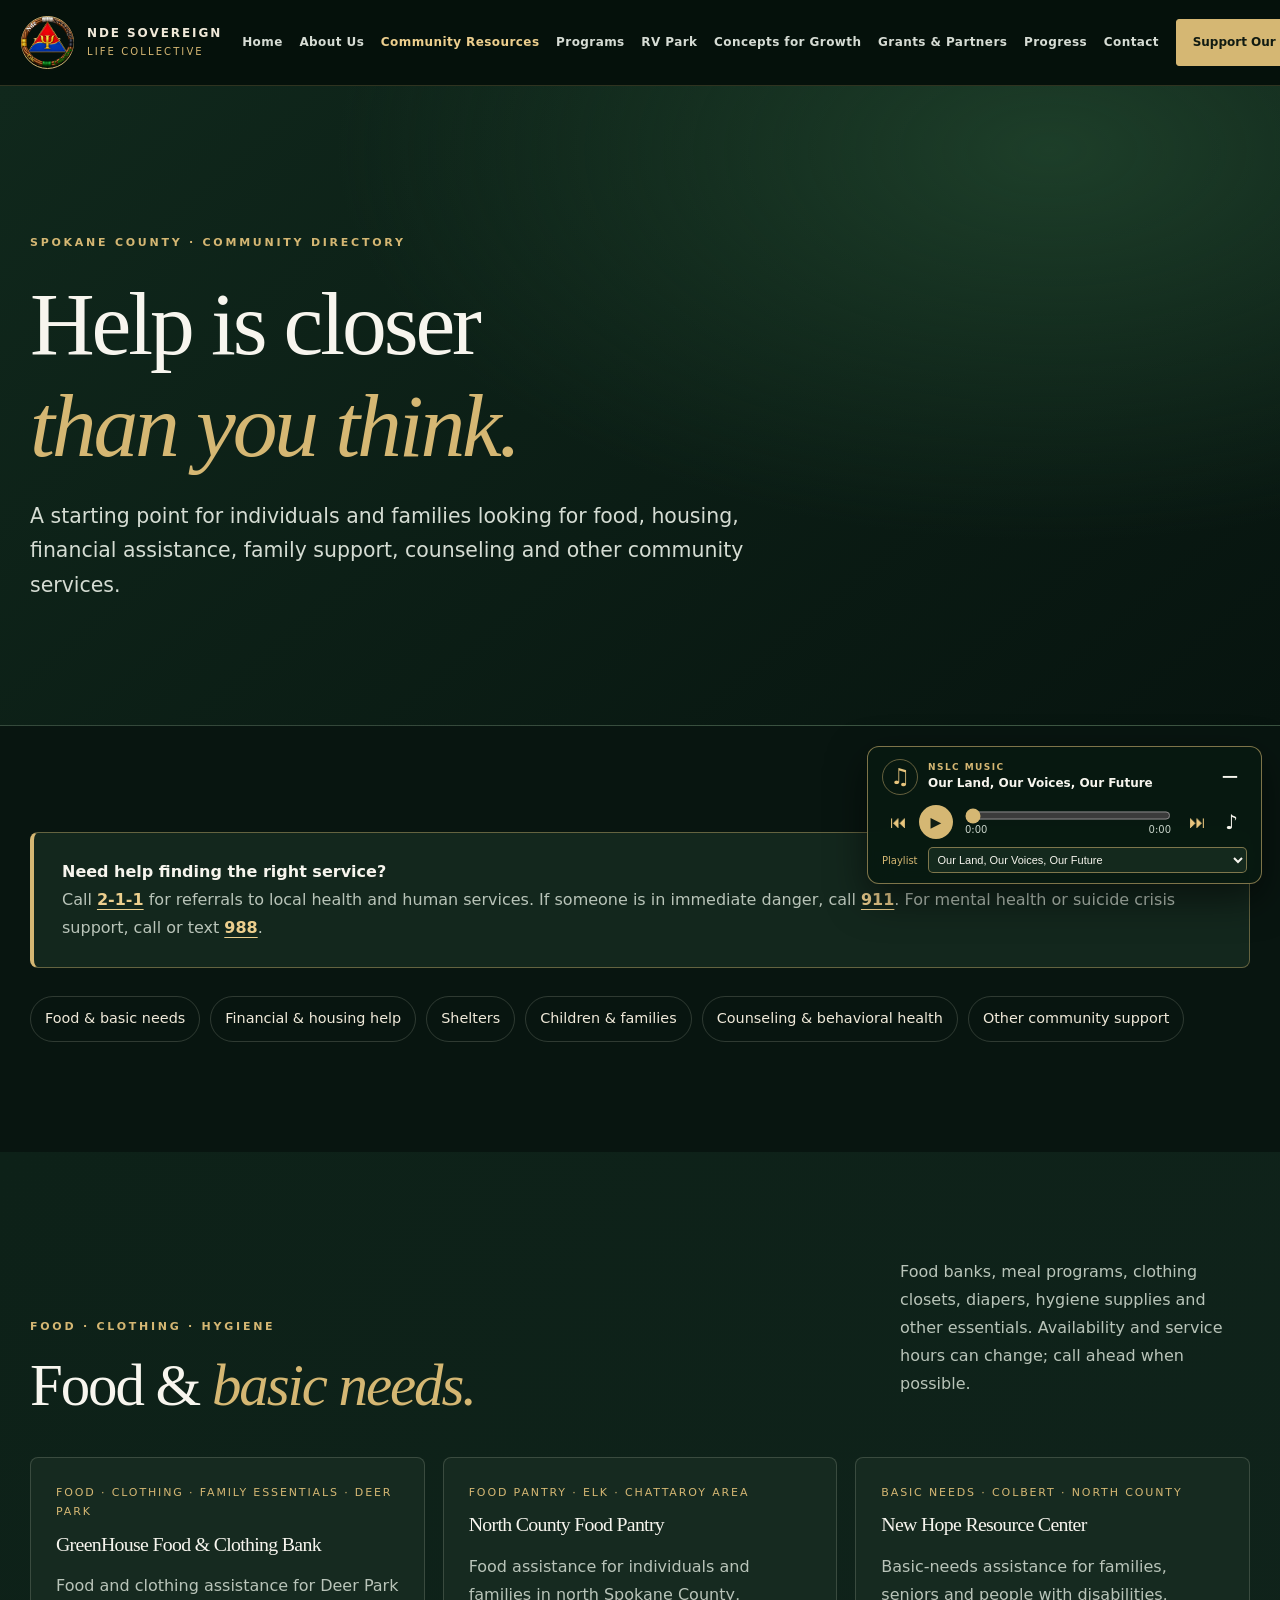
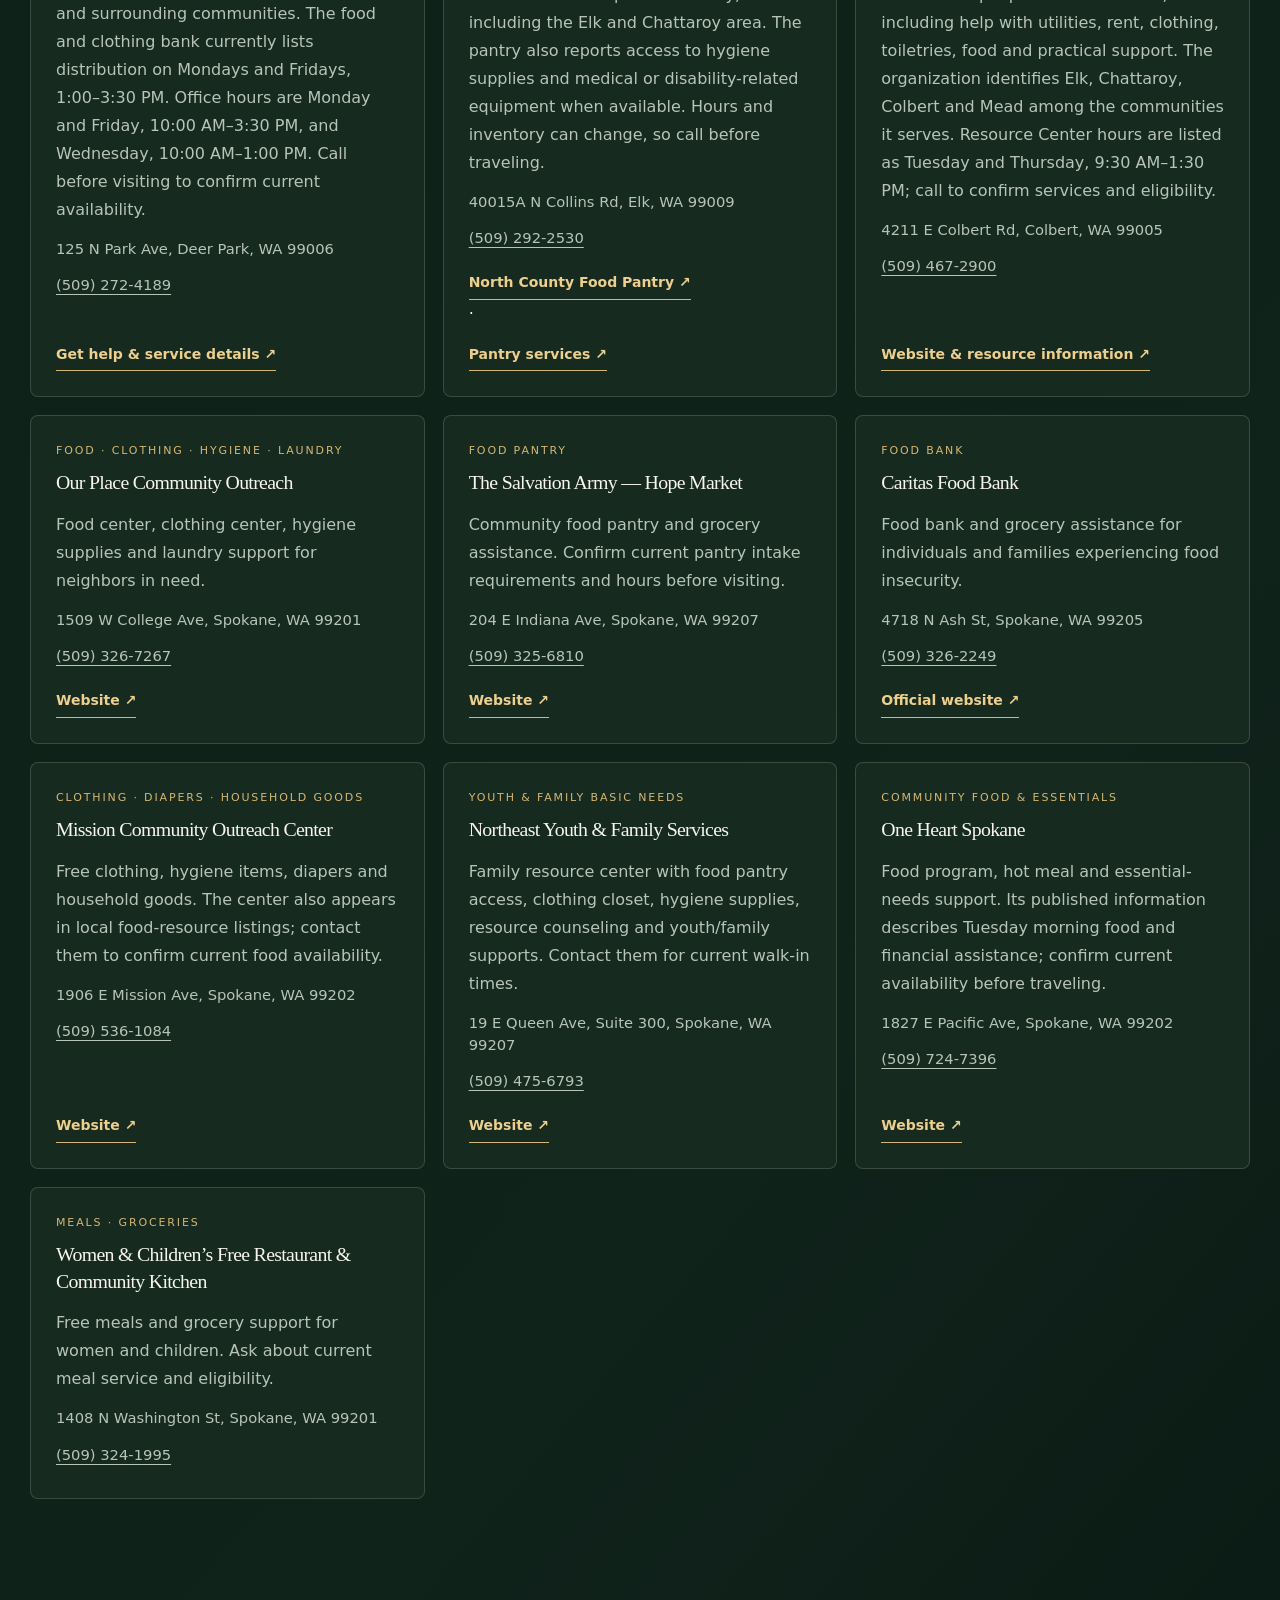
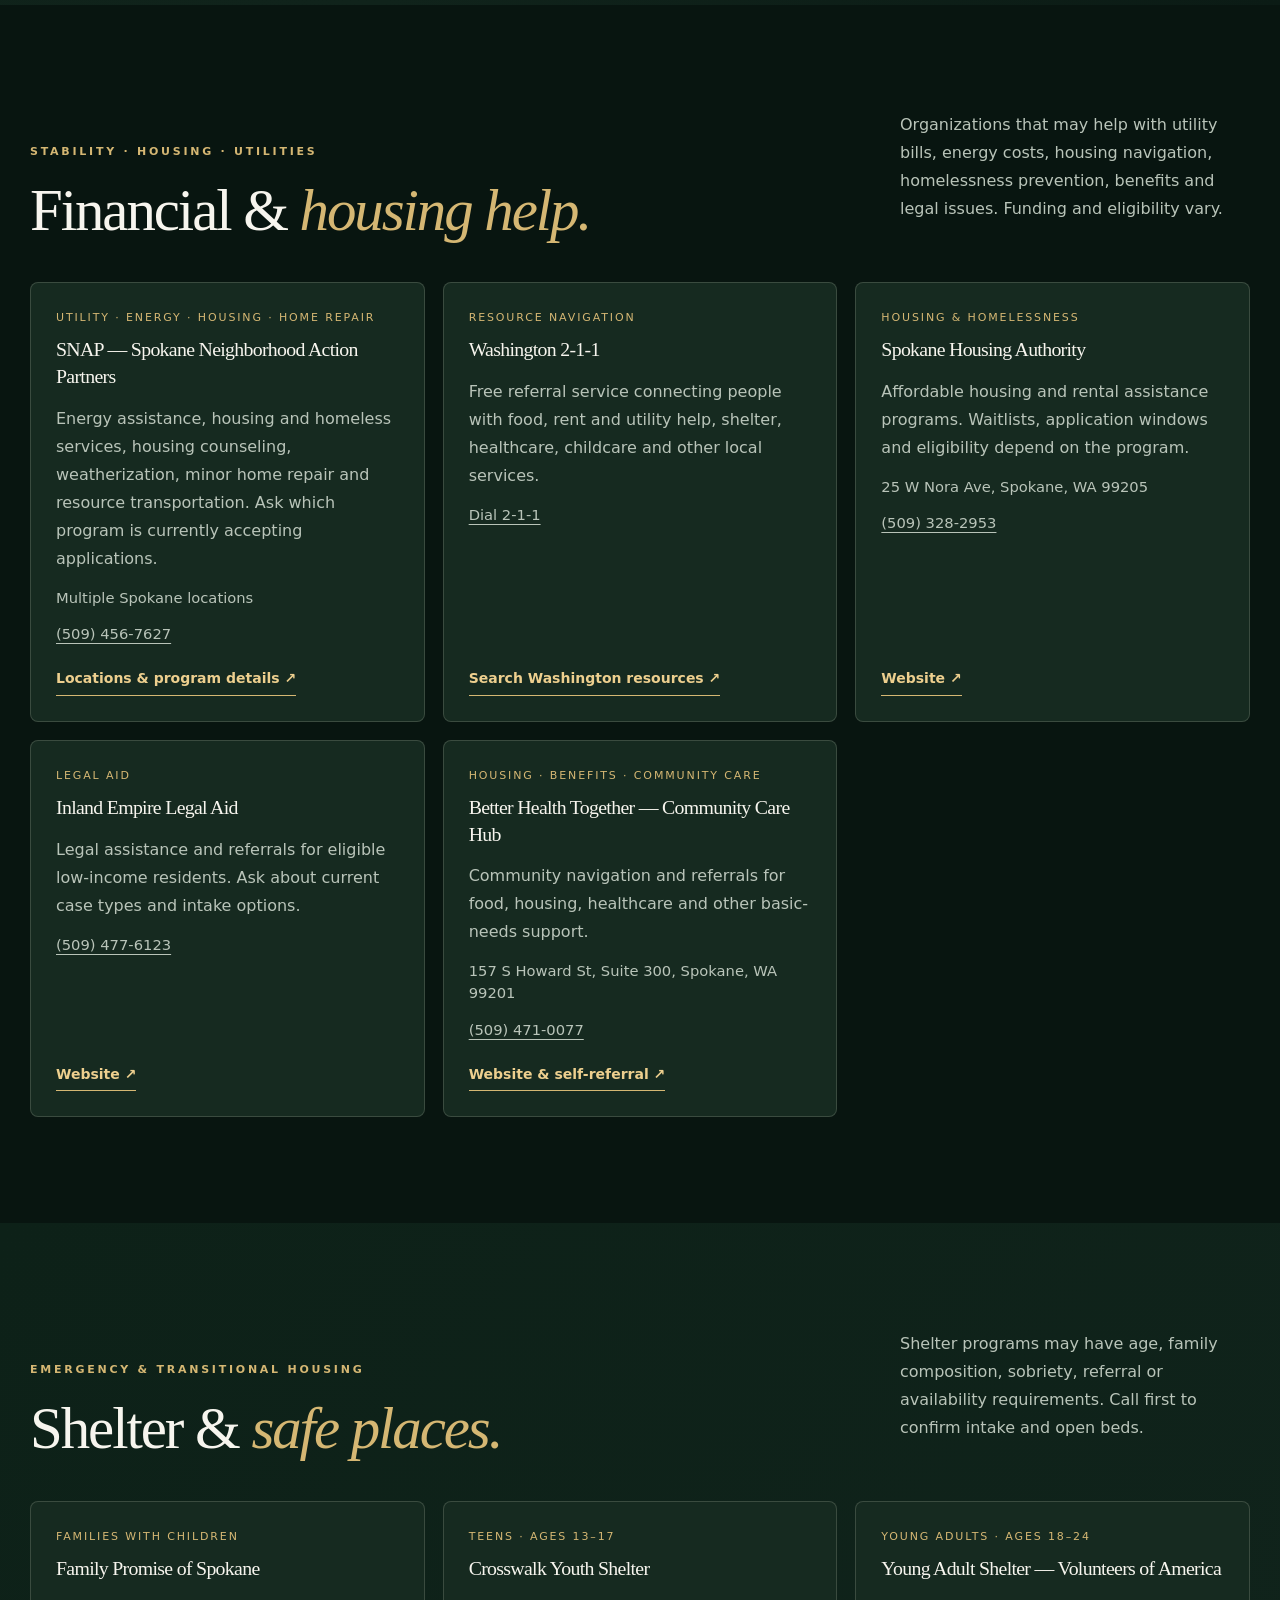
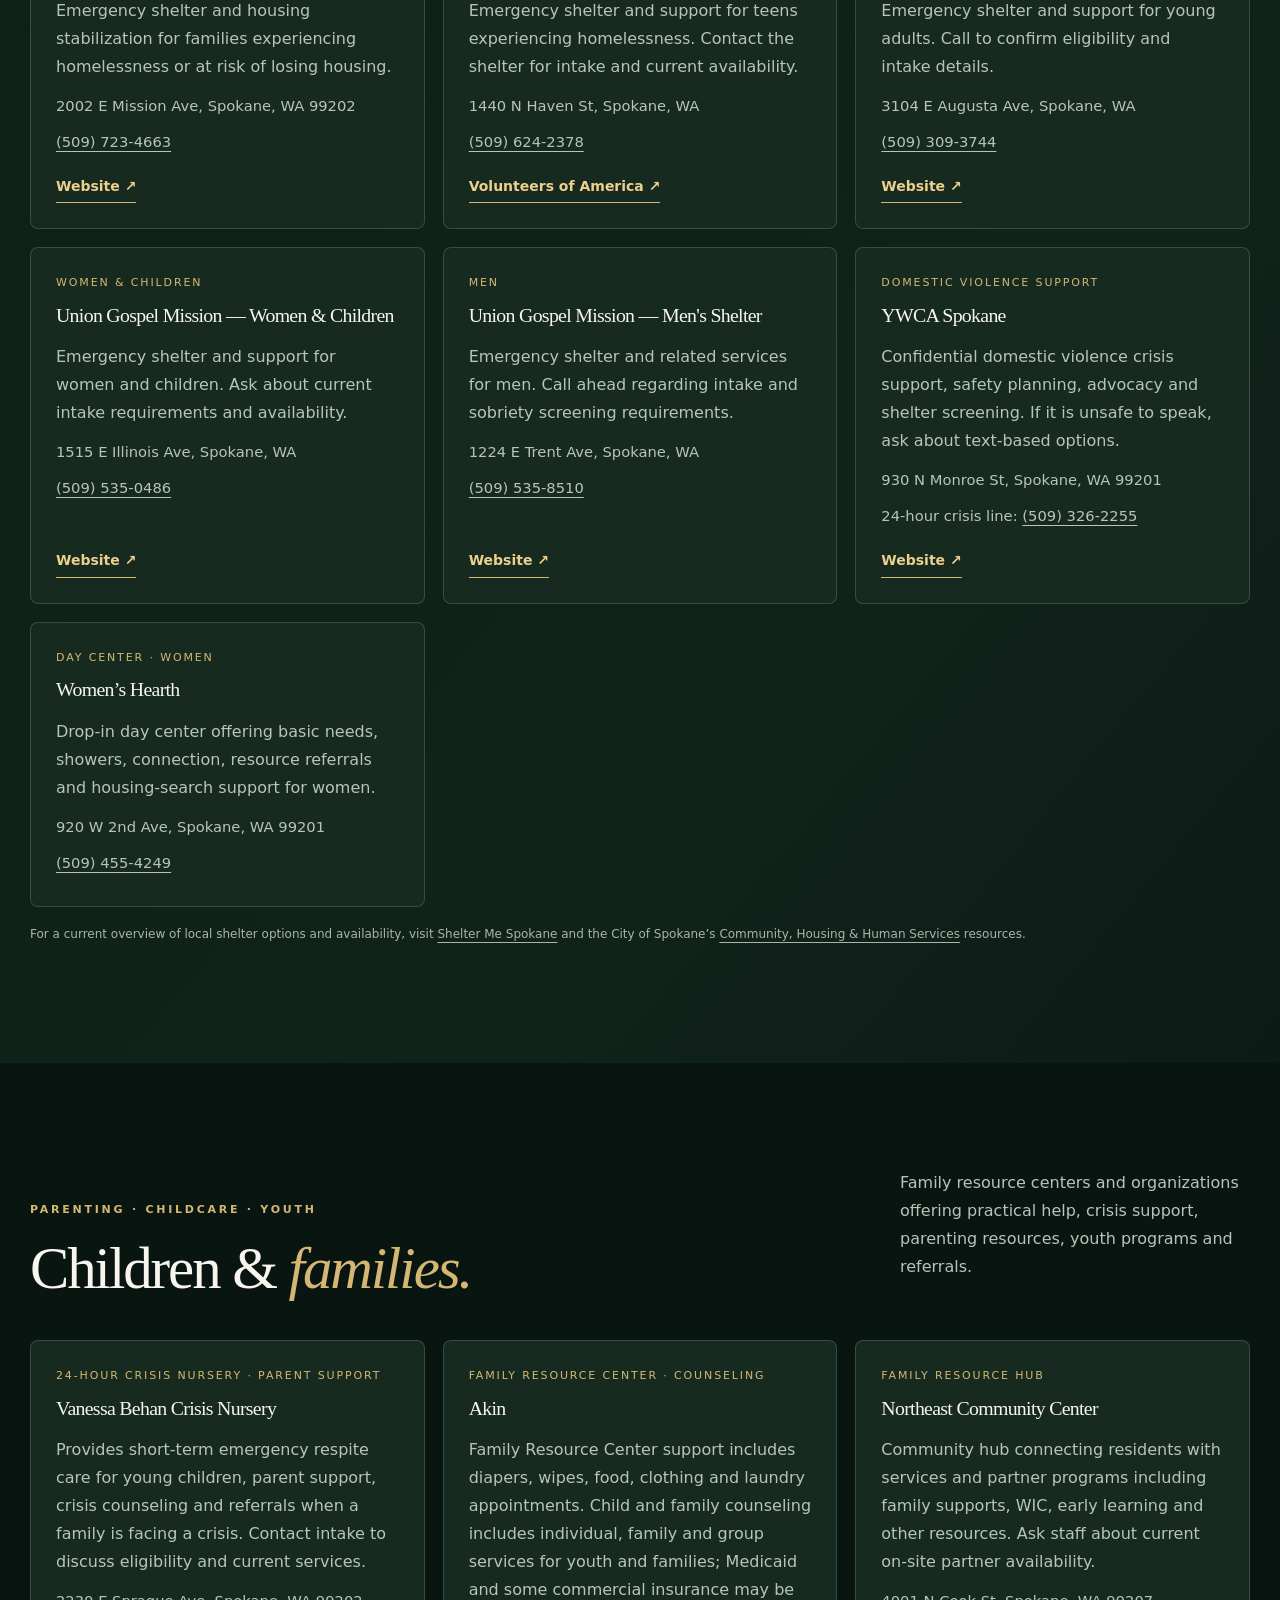
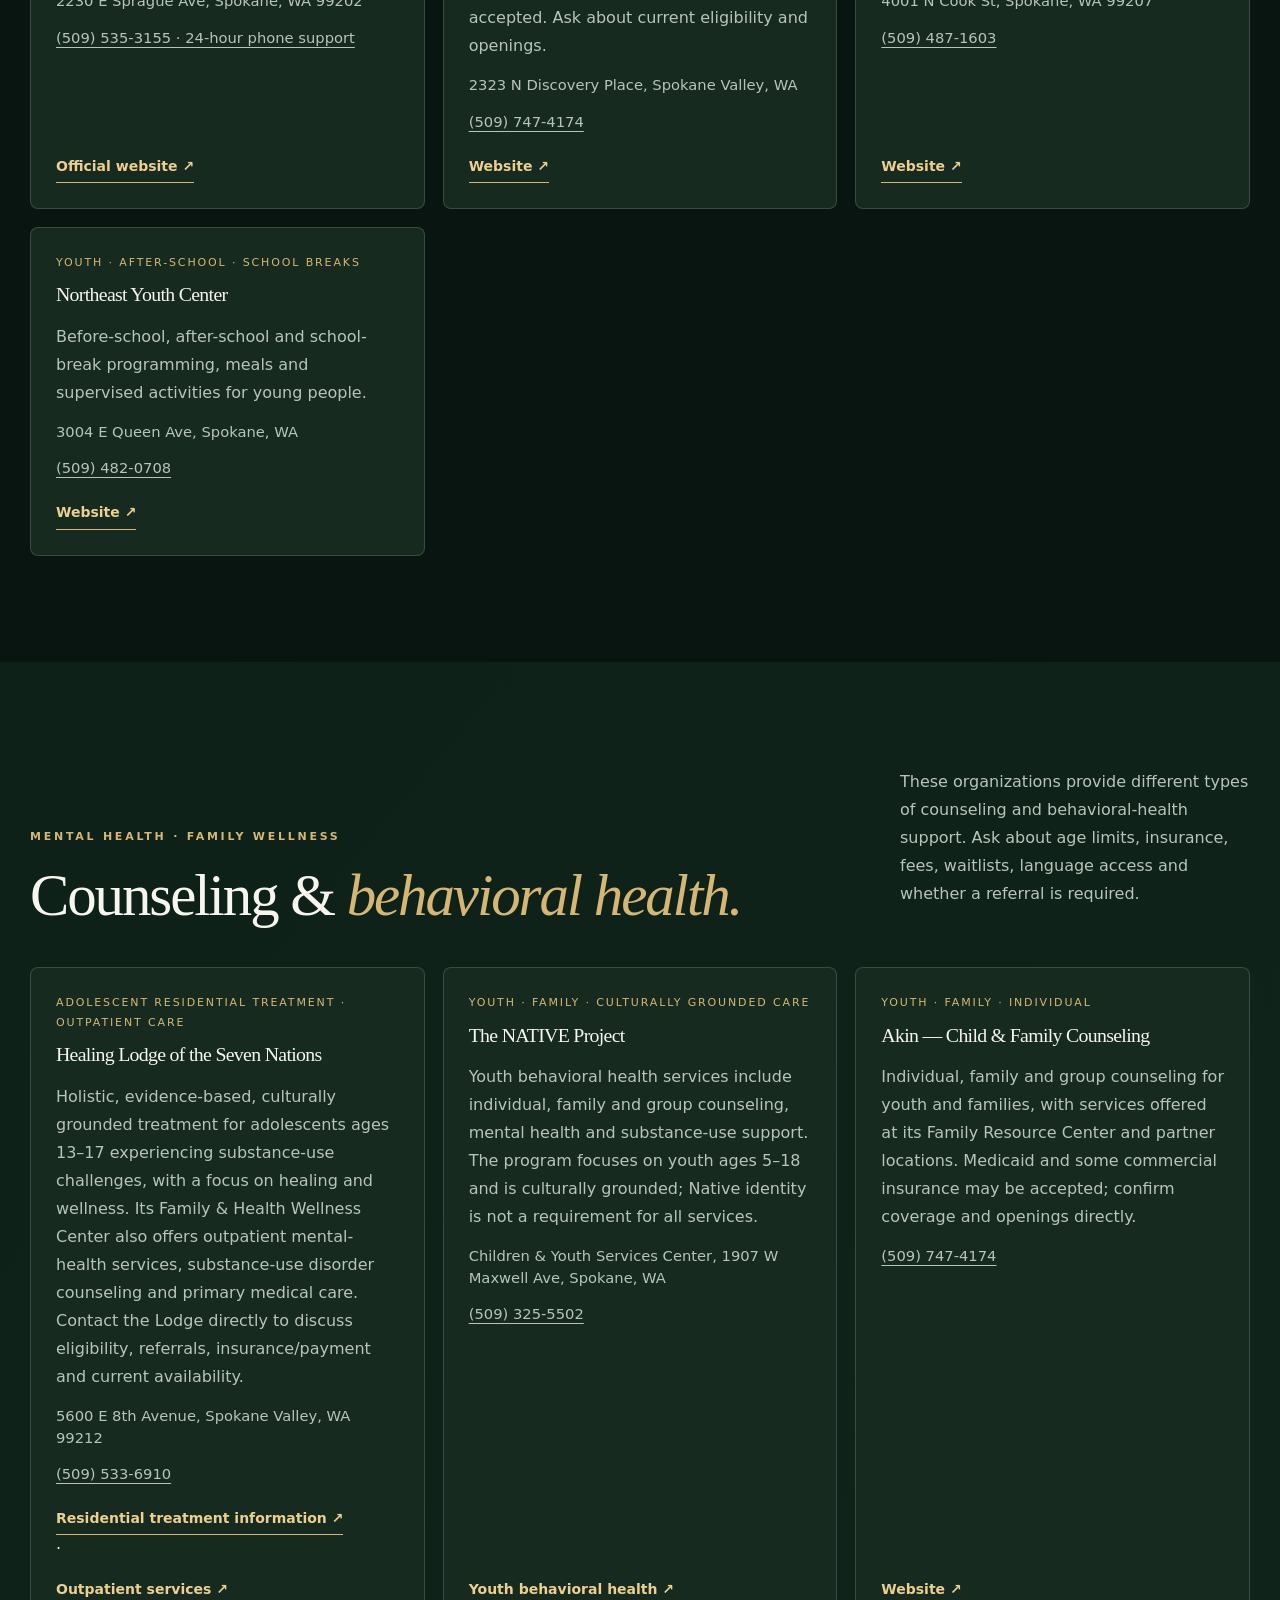
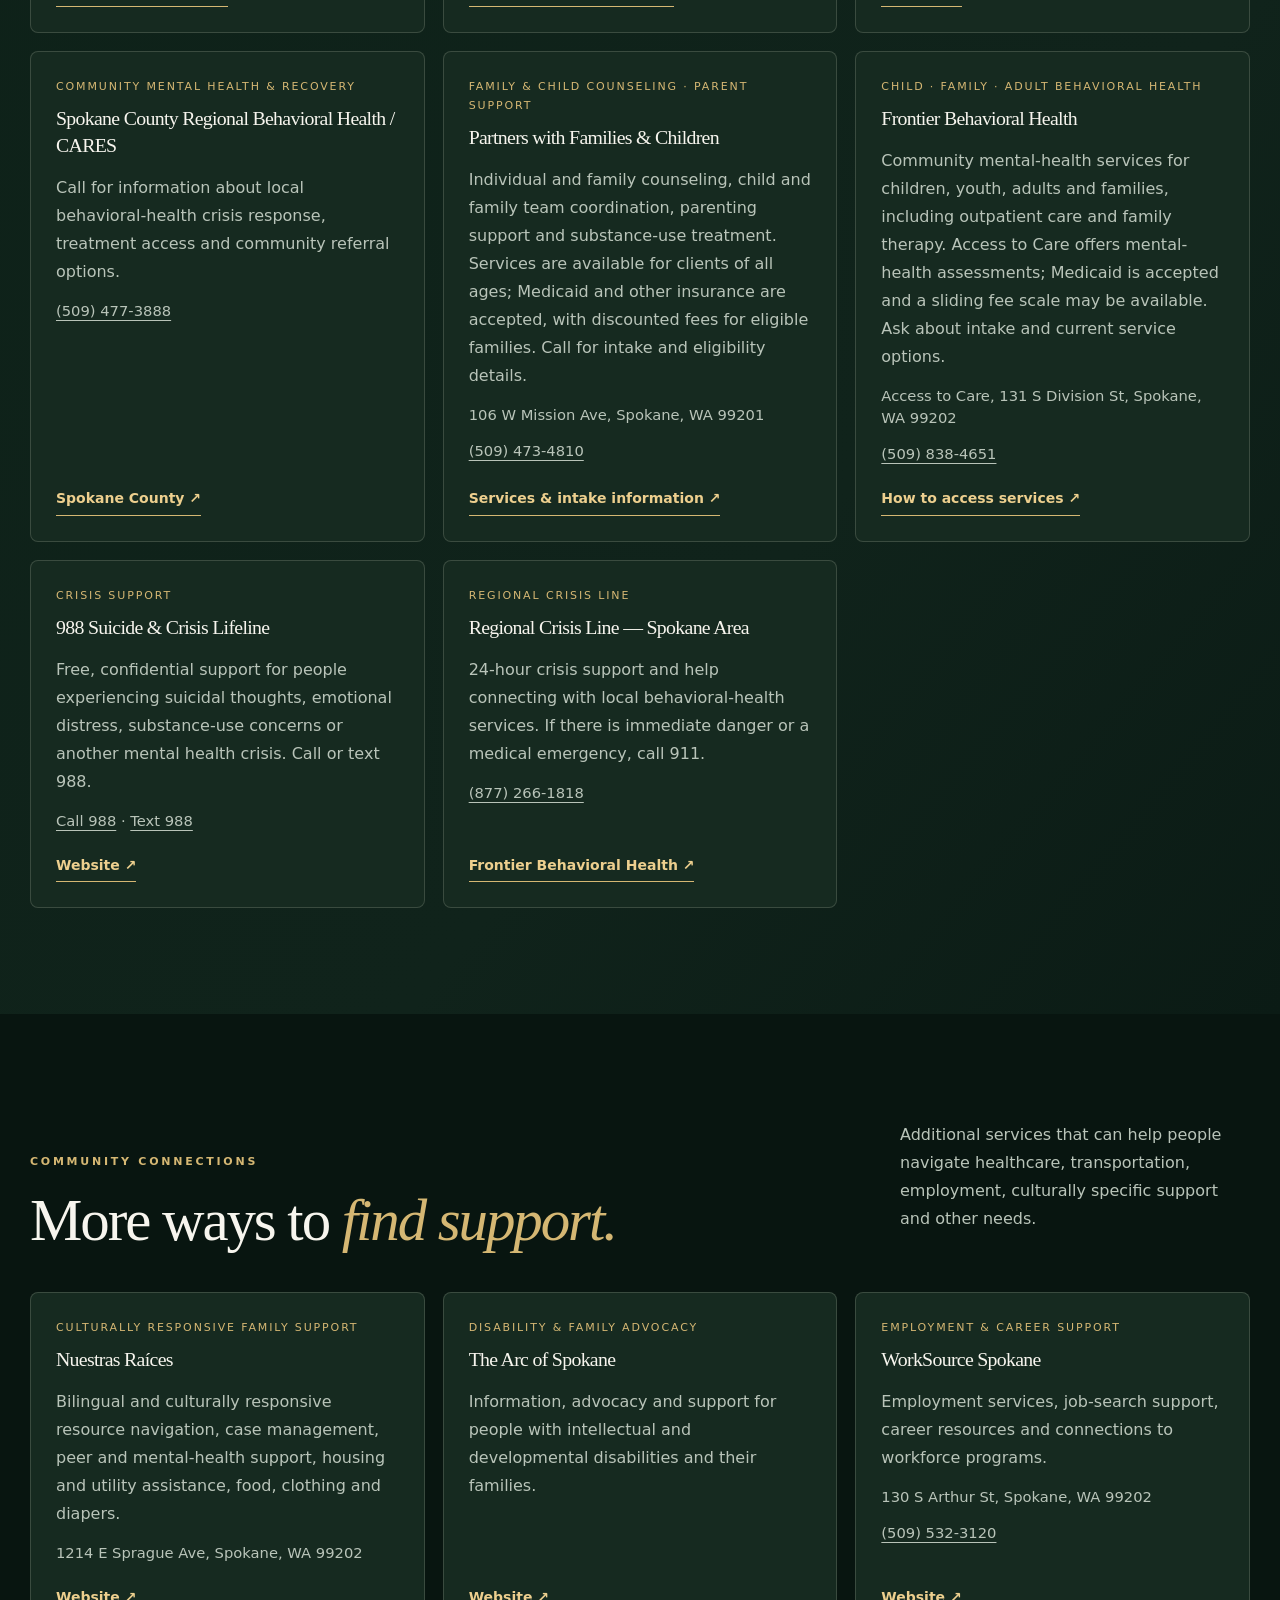
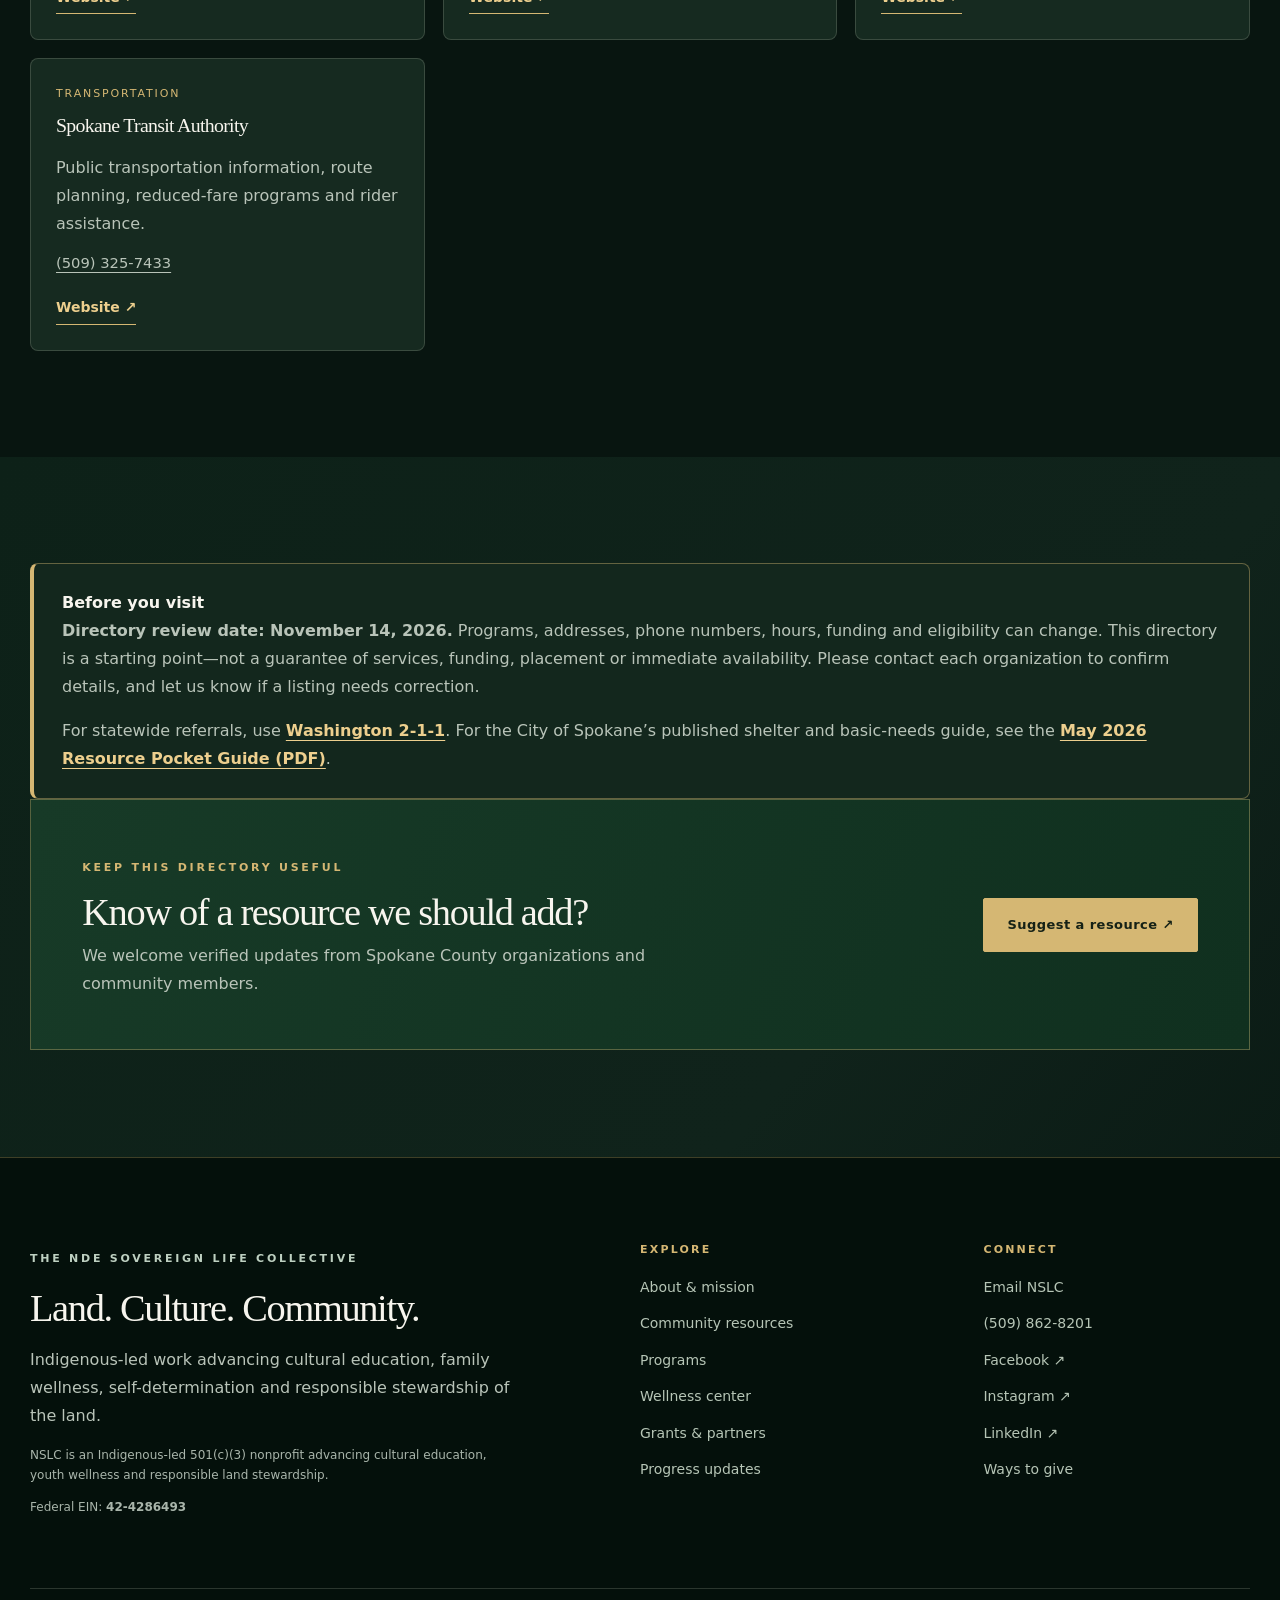
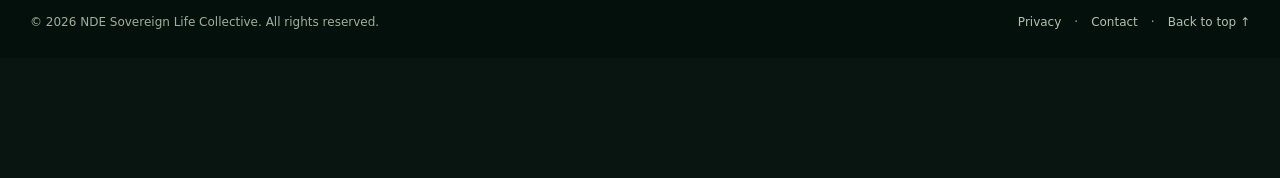
<file: community-resources.html>
<!doctype html>
<html lang="en">
<head>
<meta charset="utf-8">
<meta name="viewport" content="width=device-width, initial-scale=1">
<meta name="color-scheme" content="dark">
<meta name="theme-color" content="#09160f">
<title>Community Resources | NDE Sovereign Life Collective</title>
<meta name="description" content="A Spokane County directory of food assistance, family support, financial help, shelters, youth and family counseling, and community services.">
<link rel="canonical" href="https://nde-collective.org/community-resources.html">
<link rel="icon" href="favicon.svg" type="image/svg+xml">
<link rel="stylesheet" href="assets/css/styles.css">
<link rel="stylesheet" href="assets/css/audio-player.css">
<meta property="og:type" content="website">
<meta property="og:site_name" content="NDE Sovereign Life Collective">
<meta property="og:title" content="Community Resources | NDE Sovereign Life Collective">
<meta property="og:description" content="Find Spokane County food assistance, family support, financial help, shelters and counseling resources.">
<meta property="og:url" content="https://nde-collective.org/community-resources.html">
<meta property="og:image" content="https://nde-collective.org/assets/images/park-hero.webp">
<meta name="twitter:card" content="summary_large_image">
<script type="application/ld+json">{"@context":"https://schema.org","@type":"NGO","name":"NDE Sovereign Life Collective","url":"https://nde-collective.org/","email":"info@nde-collective.org","telephone":"+1-509-862-8201","nonprofitStatus":"Nonprofit501c3","taxID":"42-4286493"}</script>
<script src="assets/js/main.js" defer></script>
<script src="assets/js/audio-player.js?v=20261105-playlist-fix" defer></script>
</head>
<body class="">
<a class="skip-link" href="#main">Skip to content</a>
<header class="site-header" id="top">
  <div class="header-inner container-wide">
    <a class="brand" href="index.html" aria-label="NDE Sovereign Life Collective home">
      <span class="brand-emblem" aria-hidden="true"><img src="assets/images/NSLC Logo with Name.png" alt="" width="54" height="54" onerror="this.remove()"><span class="brand-fallback">NDE</span></span>
      <span class="brand-wordmark"><strong>NDE SOVEREIGN</strong><span>LIFE COLLECTIVE</span></span>
    </a>
    <button class="menu-toggle" type="button" aria-controls="primary-navigation" aria-expanded="false" aria-label="Toggle navigation menu"><span class="menu-icon" aria-hidden="true"></span><span>Menu</span></button>
    <nav id="primary-navigation" class="site-nav" aria-label="Primary navigation">
      <a href="index.html">Home</a><a href="about.html">About Us</a><a href="community-resources.html" aria-current="page">Community Resources</a><a href="programs.html">Programs</a><a href="rv-park.html">RV Park</a><a href="concepts.html">Concepts for Growth</a><a href="grants.html">Grants &amp; Partners</a><a href="updates.html">Progress</a><a href="contact.html">Contact</a><a class="nav-donate" href="donate.html">Support Our Mission <span aria-hidden="true">↗</span></a>
    </nav>
  </div>
</header>
<main id="main">
<section class="page-hero"><div class="container"><span class="eyebrow gold">SPOKANE COUNTY · COMMUNITY DIRECTORY</span><h1>Help is closer<br><em>than you think.</em></h1><p class="lede">A starting point for individuals and families looking for food, housing, financial assistance, family support, counseling and other community services.</p></div></section>
<section class="section"><div class="container">
  <div class="resource-callout"><strong>Need help finding the right service?</strong><p>Call <a href="tel:211">2-1-1</a> for referrals to local health and human services. If someone is in immediate danger, call <a href="tel:911">911</a>. For mental health or suicide crisis support, call or text <a href="sms:988">988</a>.</p></div>
  <div class="resource-category-nav" aria-label="Jump to a resource category"><a href="#food">Food &amp; basic needs</a><a href="#financial">Financial &amp; housing help</a><a href="#shelter">Shelters</a><a href="#families">Children &amp; families</a><a href="#counseling">Counseling &amp; behavioral health</a><a href="#other">Other community support</a></div>
</div></section>
<section class="section alt-section" id="food"><div class="container">
  <div class="section-heading"><div><span class="eyebrow gold">FOOD · CLOTHING · HYGIENE</span><h2 class="display">Food &amp; <em>basic needs.</em></h2></div><p>Food banks, meal programs, clothing closets, diapers, hygiene supplies and other essentials. Availability and service hours can change; call ahead when possible.</p></div>
  <div class="resource-grid">
    <article class="resource-card"><span class="card-index">FOOD · CLOTHING · FAMILY ESSENTIALS · DEER PARK</span><h3>GreenHouse Food &amp; Clothing Bank</h3><p>Food and clothing assistance for Deer Park and surrounding communities. The food and clothing bank currently lists distribution on Mondays and Fridays, 1:00–3:30 PM. Office hours are Monday and Friday, 10:00 AM–3:30 PM, and Wednesday, 10:00 AM–1:00 PM. Call before visiting to confirm current availability.</p><p class="resource-meta">125 N Park Ave, Deer Park, WA 99006</p><p class="resource-meta"><a href="tel:+15092724189">(509) 272-4189</a></p><a class="text-link" href="https://greenhousedp.com/get-help" target="_blank" rel="noopener noreferrer">Get help &amp; service details ↗</a></article>
    <article class="resource-card"><span class="card-index">FOOD PANTRY · ELK · CHATTAROY AREA</span><h3>North County Food Pantry</h3><p>Food assistance for individuals and families in north Spokane County, including the Elk and Chattaroy area. The pantry also reports access to hygiene supplies and medical or disability-related equipment when available. Hours and inventory can change, so call before traveling.</p><p class="resource-meta">40015A N Collins Rd, Elk, WA 99009</p><p class="resource-meta"><a href="tel:+15092922530">(509) 292-2530</a></p><a class="text-link" href="https://www.northcountyfoodpantry.org/index.html" target="_blank" rel="noopener noreferrer">North County Food Pantry ↗</a> · <a class="text-link" href="https://newhoperesource.org/pantry/" target="_blank" rel="noopener noreferrer">Pantry services ↗</a></article>
    <article class="resource-card"><span class="card-index">BASIC NEEDS · COLBERT · NORTH COUNTY</span><h3>New Hope Resource Center</h3><p>Basic-needs assistance for families, seniors and people with disabilities, including help with utilities, rent, clothing, toiletries, food and practical support. The organization identifies Elk, Chattaroy, Colbert and Mead among the communities it serves. Resource Center hours are listed as Tuesday and Thursday, 9:30 AM–1:30 PM; call to confirm services and eligibility.</p><p class="resource-meta">4211 E Colbert Rd, Colbert, WA 99005</p><p class="resource-meta"><a href="tel:+15094672900">(509) 467-2900</a></p><a class="text-link" href="https://newhoperesource.org/" target="_blank" rel="noopener noreferrer">Website &amp; resource information ↗</a></article>
    <article class="resource-card"><span class="card-index">FOOD · CLOTHING · HYGIENE · LAUNDRY</span><h3>Our Place Community Outreach</h3><p>Food center, clothing center, hygiene supplies and laundry support for neighbors in need.</p><p class="resource-meta">1509 W College Ave, Spokane, WA 99201</p><p class="resource-meta"><a href="tel:+15093267267">(509) 326-7267</a></p><a class="text-link" href="https://ourplacespokane.org/" target="_blank" rel="noopener noreferrer">Website ↗</a></article>
    <article class="resource-card"><span class="card-index">FOOD PANTRY</span><h3>The Salvation Army — Hope Market</h3><p>Community food pantry and grocery assistance. Confirm current pantry intake requirements and hours before visiting.</p><p class="resource-meta">204 E Indiana Ave, Spokane, WA 99207</p><p class="resource-meta"><a href="tel:+15093256810">(509) 325-6810</a></p><a class="text-link" href="https://spokane.salvationarmy.org/" target="_blank" rel="noopener noreferrer">Website ↗</a></article>
    <article class="resource-card"><span class="card-index">FOOD BANK</span><h3>Caritas Food Bank</h3><p>Food bank and grocery assistance for individuals and families experiencing food insecurity.</p><p class="resource-meta">4718 N Ash St, Spokane, WA 99205</p><p class="resource-meta"><a href="tel:+15093262249">(509) 326-2249</a></p><a class="text-link" href="https://caritasoutreachministries.org/" target="_blank" rel="noopener noreferrer">Official website ↗</a></article>
    <article class="resource-card"><span class="card-index">CLOTHING · DIAPERS · HOUSEHOLD GOODS</span><h3>Mission Community Outreach Center</h3><p>Free clothing, hygiene items, diapers and household goods. The center also appears in local food-resource listings; contact them to confirm current food availability.</p><p class="resource-meta">1906 E Mission Ave, Spokane, WA 99202</p><p class="resource-meta"><a href="tel:+15095361084">(509) 536-1084</a></p><a class="text-link" href="https://4mission.org/" target="_blank" rel="noopener noreferrer">Website ↗</a></article>
    <article class="resource-card"><span class="card-index">YOUTH &amp; FAMILY BASIC NEEDS</span><h3>Northeast Youth &amp; Family Services</h3><p>Family resource center with food pantry access, clothing closet, hygiene supplies, resource counseling and youth/family supports. Contact them for current walk-in times.</p><p class="resource-meta">19 E Queen Ave, Suite 300, Spokane, WA 99207</p><p class="resource-meta"><a href="tel:+15094756793">(509) 475-6793</a></p><a class="text-link" href="https://neyfs.org/" target="_blank" rel="noopener noreferrer">Website ↗</a></article>
    <article class="resource-card"><span class="card-index">COMMUNITY FOOD &amp; ESSENTIALS</span><h3>One Heart Spokane</h3><p>Food program, hot meal and essential-needs support. Its published information describes Tuesday morning food and financial assistance; confirm current availability before traveling.</p><p class="resource-meta">1827 E Pacific Ave, Spokane, WA 99202</p><p class="resource-meta"><a href="tel:+15097247396">(509) 724-7396</a></p><a class="text-link" href="https://oneheartspokane.com/" target="_blank" rel="noopener noreferrer">Website ↗</a></article>
    <article class="resource-card"><span class="card-index">MEALS · GROCERIES</span><h3>Women &amp; Children’s Free Restaurant &amp; Community Kitchen</h3><p>Free meals and grocery support for women and children. Ask about current meal service and eligibility.</p><p class="resource-meta">1408 N Washington St, Spokane, WA 99201</p><p class="resource-meta"><a href="tel:+15093241995">(509) 324-1995</a></p></article>
  </div>
</div></section>
<section class="section" id="financial"><div class="container">
  <div class="section-heading"><div><span class="eyebrow gold">STABILITY · HOUSING · UTILITIES</span><h2 class="display">Financial &amp; <em>housing help.</em></h2></div><p>Organizations that may help with utility bills, energy costs, housing navigation, homelessness prevention, benefits and legal issues. Funding and eligibility vary.</p></div>
  <div class="resource-grid">
    <article class="resource-card"><span class="card-index">UTILITY · ENERGY · HOUSING · HOME REPAIR</span><h3>SNAP — Spokane Neighborhood Action Partners</h3><p>Energy assistance, housing and homeless services, housing counseling, weatherization, minor home repair and resource transportation. Ask which program is currently accepting applications.</p><p class="resource-meta">Multiple Spokane locations</p><p class="resource-meta"><a href="tel:+15094567627">(509) 456-7627</a></p><a class="text-link" href="https://www.snapwa.org/contact-us/" target="_blank" rel="noopener noreferrer">Locations &amp; program details ↗</a></article>
    <article class="resource-card"><span class="card-index">RESOURCE NAVIGATION</span><h3>Washington 2-1-1</h3><p>Free referral service connecting people with food, rent and utility help, shelter, healthcare, childcare and other local services.</p><p class="resource-meta"><a href="tel:211">Dial 2-1-1</a></p><a class="text-link" href="https://wa211.org/" target="_blank" rel="noopener noreferrer">Search Washington resources ↗</a></article>
    <article class="resource-card"><span class="card-index">HOUSING &amp; HOMELESSNESS</span><h3>Spokane Housing Authority</h3><p>Affordable housing and rental assistance programs. Waitlists, application windows and eligibility depend on the program.</p><p class="resource-meta">25 W Nora Ave, Spokane, WA 99205</p><p class="resource-meta"><a href="tel:+15093282953">(509) 328-2953</a></p><a class="text-link" href="https://www.spokanehousing.org/" target="_blank" rel="noopener noreferrer">Website ↗</a></article>
    <article class="resource-card"><span class="card-index">LEGAL AID</span><h3>Inland Empire Legal Aid</h3><p>Legal assistance and referrals for eligible low-income residents. Ask about current case types and intake options.</p><p class="resource-meta"><a href="tel:+15094776123">(509) 477-6123</a></p><a class="text-link" href="https://inlandempirelegalaid.org/" target="_blank" rel="noopener noreferrer">Website ↗</a></article>
    <article class="resource-card"><span class="card-index">HOUSING · BENEFITS · COMMUNITY CARE</span><h3>Better Health Together — Community Care Hub</h3><p>Community navigation and referrals for food, housing, healthcare and other basic-needs support.</p><p class="resource-meta">157 S Howard St, Suite 300, Spokane, WA 99201</p><p class="resource-meta"><a href="tel:+15094710077">(509) 471-0077</a></p><a class="text-link" href="https://betterhealthtogether.org/" target="_blank" rel="noopener noreferrer">Website &amp; self-referral ↗</a></article>
  </div>
</div></section>
<section class="section alt-section" id="shelter"><div class="container">
  <div class="section-heading"><div><span class="eyebrow gold">EMERGENCY &amp; TRANSITIONAL HOUSING</span><h2 class="display">Shelter &amp; <em>safe places.</em></h2></div><p>Shelter programs may have age, family composition, sobriety, referral or availability requirements. Call first to confirm intake and open beds.</p></div>
  <div class="resource-grid">
    <article class="resource-card"><span class="card-index">FAMILIES WITH CHILDREN</span><h3>Family Promise of Spokane</h3><p>Emergency shelter and housing stabilization for families experiencing homelessness or at risk of losing housing.</p><p class="resource-meta">2002 E Mission Ave, Spokane, WA 99202</p><p class="resource-meta"><a href="tel:+15097234663">(509) 723-4663</a></p><a class="text-link" href="https://familypromiseofspokane.org/" target="_blank" rel="noopener noreferrer">Website ↗</a></article>
    <article class="resource-card"><span class="card-index">TEENS · AGES 13–17</span><h3>Crosswalk Youth Shelter</h3><p>Emergency shelter and support for teens experiencing homelessness. Contact the shelter for intake and current availability.</p><p class="resource-meta">1440 N Haven St, Spokane, WA</p><p class="resource-meta"><a href="tel:+15096242378">(509) 624-2378</a></p><a class="text-link" href="https://voaspokane.org/" target="_blank" rel="noopener noreferrer">Volunteers of America ↗</a></article>
    <article class="resource-card"><span class="card-index">YOUNG ADULTS · AGES 18–24</span><h3>Young Adult Shelter — Volunteers of America</h3><p>Emergency shelter and support for young adults. Call to confirm eligibility and intake details.</p><p class="resource-meta">3104 E Augusta Ave, Spokane, WA</p><p class="resource-meta"><a href="tel:+15093093744">(509) 309-3744</a></p><a class="text-link" href="https://voaspokane.org/" target="_blank" rel="noopener noreferrer">Website ↗</a></article>
    <article class="resource-card"><span class="card-index">WOMEN &amp; CHILDREN</span><h3>Union Gospel Mission — Women &amp; Children</h3><p>Emergency shelter and support for women and children. Ask about current intake requirements and availability.</p><p class="resource-meta">1515 E Illinois Ave, Spokane, WA</p><p class="resource-meta"><a href="tel:+15095350486">(509) 535-0486</a></p><a class="text-link" href="https://uniongospelmission.org/" target="_blank" rel="noopener noreferrer">Website ↗</a></article>
    <article class="resource-card"><span class="card-index">MEN</span><h3>Union Gospel Mission — Men's Shelter</h3><p>Emergency shelter and related services for men. Call ahead regarding intake and sobriety screening requirements.</p><p class="resource-meta">1224 E Trent Ave, Spokane, WA</p><p class="resource-meta"><a href="tel:+15095358510">(509) 535-8510</a></p><a class="text-link" href="https://uniongospelmission.org/" target="_blank" rel="noopener noreferrer">Website ↗</a></article>
    <article class="resource-card"><span class="card-index">DOMESTIC VIOLENCE SUPPORT</span><h3>YWCA Spokane</h3><p>Confidential domestic violence crisis support, safety planning, advocacy and shelter screening. If it is unsafe to speak, ask about text-based options.</p><p class="resource-meta">930 N Monroe St, Spokane, WA 99201</p><p class="resource-meta">24-hour crisis line: <a href="tel:+15093262255">(509) 326-2255</a></p><a class="text-link" href="https://ywcaspokane.org/" target="_blank" rel="noopener noreferrer">Website ↗</a></article>
    <article class="resource-card"><span class="card-index">DAY CENTER · WOMEN</span><h3>Women’s Hearth</h3><p>Drop-in day center offering basic needs, showers, connection, resource referrals and housing-search support for women.</p><p class="resource-meta">920 W 2nd Ave, Spokane, WA 99201</p><p class="resource-meta"><a href="tel:+15094554249">(509) 455-4249</a></p></article>
  </div>
  <p class="fineprint">For a current overview of local shelter options and availability, visit <a href="https://sheltermespokane.org/" target="_blank" rel="noopener noreferrer">Shelter Me Spokane</a> and the City of Spokane’s <a href="https://my.spokanecity.org/chhs/" target="_blank" rel="noopener noreferrer">Community, Housing &amp; Human Services</a> resources.</p>
</div></section>
<section class="section" id="families"><div class="container">
  <div class="section-heading"><div><span class="eyebrow gold">PARENTING · CHILDCARE · YOUTH</span><h2 class="display">Children &amp; <em>families.</em></h2></div><p>Family resource centers and organizations offering practical help, crisis support, parenting resources, youth programs and referrals.</p></div>
  <div class="resource-grid">
    <article class="resource-card"><span class="card-index">24-HOUR CRISIS NURSERY · PARENT SUPPORT</span><h3>Vanessa Behan Crisis Nursery</h3><p>Provides short-term emergency respite care for young children, parent support, crisis counseling and referrals when a family is facing a crisis. Contact intake to discuss eligibility and current services.</p><p class="resource-meta">2230 E Sprague Ave, Spokane, WA 99202</p><p class="resource-meta"><a href="tel:+15095353155">(509) 535-3155 · 24-hour phone support</a></p><a class="text-link" href="https://www.vanessabehan.org/" target="_blank" rel="noopener noreferrer">Official website ↗</a></article>
    <article class="resource-card"><span class="card-index">FAMILY RESOURCE CENTER · COUNSELING</span><h3>Akin</h3><p>Family Resource Center support includes diapers, wipes, food, clothing and laundry appointments. Child and family counseling includes individual, family and group services for youth and families; Medicaid and some commercial insurance may be accepted. Ask about current eligibility and openings.</p><p class="resource-meta">2323 N Discovery Place, Spokane Valley, WA</p><p class="resource-meta"><a href="tel:+15097474174">(509) 747-4174</a></p><a class="text-link" href="https://www.akinfamily.org/" target="_blank" rel="noopener noreferrer">Website ↗</a></article>
    <article class="resource-card"><span class="card-index">FAMILY RESOURCE HUB</span><h3>Northeast Community Center</h3><p>Community hub connecting residents with services and partner programs including family supports, WIC, early learning and other resources. Ask staff about current on-site partner availability.</p><p class="resource-meta">4001 N Cook St, Spokane, WA 99207</p><p class="resource-meta"><a href="tel:+15094871603">(509) 487-1603</a></p><a class="text-link" href="https://necommunitycenter.com/" target="_blank" rel="noopener noreferrer">Website ↗</a></article>
    <article class="resource-card"><span class="card-index">YOUTH · AFTER-SCHOOL · SCHOOL BREAKS</span><h3>Northeast Youth Center</h3><p>Before-school, after-school and school-break programming, meals and supervised activities for young people.</p><p class="resource-meta">3004 E Queen Ave, Spokane, WA</p><p class="resource-meta"><a href="tel:+15094820708">(509) 482-0708</a></p><a class="text-link" href="https://spokaneneyc.org/" target="_blank" rel="noopener noreferrer">Website ↗</a></article>
  </div>
</div></section>
<section class="section alt-section" id="counseling"><div class="container">
  <div class="section-heading"><div><span class="eyebrow gold">MENTAL HEALTH · FAMILY WELLNESS</span><h2 class="display">Counseling &amp; <em>behavioral health.</em></h2></div><p>These organizations provide different types of counseling and behavioral-health support. Ask about age limits, insurance, fees, waitlists, language access and whether a referral is required.</p></div>
  <div class="resource-grid">
    <article class="resource-card"><span class="card-index">ADOLESCENT RESIDENTIAL TREATMENT · OUTPATIENT CARE</span><h3>Healing Lodge of the Seven Nations</h3><p>Holistic, evidence-based, culturally grounded treatment for adolescents ages 13–17 experiencing substance-use challenges, with a focus on healing and wellness. Its Family &amp; Health Wellness Center also offers outpatient mental-health services, substance-use disorder counseling and primary medical care. Contact the Lodge directly to discuss eligibility, referrals, insurance/payment and current availability.</p><p class="resource-meta">5600 E 8th Avenue, Spokane Valley, WA 99212</p><p class="resource-meta"><a href="tel:+15095336910">(509) 533-6910</a></p><a class="text-link" href="https://healinglodge.org/seek-treatment/" target="_blank" rel="noopener noreferrer">Residential treatment information ↗</a> · <a class="text-link" href="https://healinglodge.org/family-wellness-center/" target="_blank" rel="noopener noreferrer">Outpatient services ↗</a></article>
    <article class="resource-card"><span class="card-index">YOUTH · FAMILY · CULTURALLY GROUNDED CARE</span><h3>The NATIVE Project</h3><p>Youth behavioral health services include individual, family and group counseling, mental health and substance-use support. The program focuses on youth ages 5–18 and is culturally grounded; Native identity is not a requirement for all services.</p><p class="resource-meta">Children &amp; Youth Services Center, 1907 W Maxwell Ave, Spokane, WA</p><p class="resource-meta"><a href="tel:+15093255502">(509) 325-5502</a></p><a class="text-link" href="https://nativeproject.org/our-services/behavioral-health/" target="_blank" rel="noopener noreferrer">Youth behavioral health ↗</a></article>
    <article class="resource-card"><span class="card-index">YOUTH · FAMILY · INDIVIDUAL</span><h3>Akin — Child &amp; Family Counseling</h3><p>Individual, family and group counseling for youth and families, with services offered at its Family Resource Center and partner locations. Medicaid and some commercial insurance may be accepted; confirm coverage and openings directly.</p><p class="resource-meta"><a href="tel:+15097474174">(509) 747-4174</a></p><a class="text-link" href="https://www.akinfamily.org/" target="_blank" rel="noopener noreferrer">Website ↗</a></article>
    <article class="resource-card"><span class="card-index">COMMUNITY MENTAL HEALTH &amp; RECOVERY</span><h3>Spokane County Regional Behavioral Health / CARES</h3><p>Call for information about local behavioral-health crisis response, treatment access and community referral options.</p><p class="resource-meta"><a href="tel:+15094773888">(509) 477-3888</a></p><a class="text-link" href="https://www.spokanecounty.gov/" target="_blank" rel="noopener noreferrer">Spokane County ↗</a></article>
    <article class="resource-card"><span class="card-index">FAMILY &amp; CHILD COUNSELING · PARENT SUPPORT</span><h3>Partners with Families &amp; Children</h3><p>Individual and family counseling, child and family team coordination, parenting support and substance-use treatment. Services are available for clients of all ages; Medicaid and other insurance are accepted, with discounted fees for eligible families. Call for intake and eligibility details.</p><p class="resource-meta">106 W Mission Ave, Spokane, WA 99201</p><p class="resource-meta"><a href="tel:+15094734810">(509) 473-4810</a></p><a class="text-link" href="https://www.partnerswithfamilies.org/find-help" target="_blank" rel="noopener noreferrer">Services &amp; intake information ↗</a></article>
    <article class="resource-card"><span class="card-index">CHILD · FAMILY · ADULT BEHAVIORAL HEALTH</span><h3>Frontier Behavioral Health</h3><p>Community mental-health services for children, youth, adults and families, including outpatient care and family therapy. Access to Care offers mental-health assessments; Medicaid is accepted and a sliding fee scale may be available. Ask about intake and current service options.</p><p class="resource-meta">Access to Care, 131 S Division St, Spokane, WA 99202</p><p class="resource-meta"><a href="tel:+15098384651">(509) 838-4651</a></p><a class="text-link" href="https://fbhwa.org/about/referrals" target="_blank" rel="noopener noreferrer">How to access services ↗</a></article>
    <article class="resource-card"><span class="card-index">CRISIS SUPPORT</span><h3>988 Suicide &amp; Crisis Lifeline</h3><p>Free, confidential support for people experiencing suicidal thoughts, emotional distress, substance-use concerns or another mental health crisis. Call or text 988.</p><p class="resource-meta"><a href="tel:988">Call 988</a> · <a href="sms:988">Text 988</a></p><a class="text-link" href="https://988lifeline.org/" target="_blank" rel="noopener noreferrer">Website ↗</a></article>
    <article class="resource-card"><span class="card-index">REGIONAL CRISIS LINE</span><h3>Regional Crisis Line — Spokane Area</h3><p>24-hour crisis support and help connecting with local behavioral-health services. If there is immediate danger or a medical emergency, call 911.</p><p class="resource-meta"><a href="tel:+18772661818">(877) 266-1818</a></p><a class="text-link" href="https://www.fbhwa.org/" target="_blank" rel="noopener noreferrer">Frontier Behavioral Health ↗</a></article>
  </div>
</div></section>
<section class="section" id="other"><div class="container">
  <div class="section-heading"><div><span class="eyebrow gold">COMMUNITY CONNECTIONS</span><h2 class="display">More ways to <em>find support.</em></h2></div><p>Additional services that can help people navigate healthcare, transportation, employment, culturally specific support and other needs.</p></div>
  <div class="resource-grid">
    <article class="resource-card"><span class="card-index">CULTURALLY RESPONSIVE FAMILY SUPPORT</span><h3>Nuestras Raíces</h3><p>Bilingual and culturally responsive resource navigation, case management, peer and mental-health support, housing and utility assistance, food, clothing and diapers.</p><p class="resource-meta">1214 E Sprague Ave, Spokane, WA 99202</p><a class="text-link" href="https://nuestrasraiceswa.org/" target="_blank" rel="noopener noreferrer">Website ↗</a></article>
    <article class="resource-card"><span class="card-index">DISABILITY &amp; FAMILY ADVOCACY</span><h3>The Arc of Spokane</h3><p>Information, advocacy and support for people with intellectual and developmental disabilities and their families.</p><a class="text-link" href="https://www.arc-spokane.org/" target="_blank" rel="noopener noreferrer">Website ↗</a></article>
    <article class="resource-card"><span class="card-index">EMPLOYMENT &amp; CAREER SUPPORT</span><h3>WorkSource Spokane</h3><p>Employment services, job-search support, career resources and connections to workforce programs.</p><p class="resource-meta">130 S Arthur St, Spokane, WA 99202</p><p class="resource-meta"><a href="tel:+15095323120">(509) 532-3120</a></p><a class="text-link" href="https://worksourcespokane.com/" target="_blank" rel="noopener noreferrer">Website ↗</a></article>
    <article class="resource-card"><span class="card-index">TRANSPORTATION</span><h3>Spokane Transit Authority</h3><p>Public transportation information, route planning, reduced-fare programs and rider assistance.</p><p class="resource-meta"><a href="tel:+15093257433">(509) 325-7433</a></p><a class="text-link" href="https://www.spokanetransit.com/" target="_blank" rel="noopener noreferrer">Website ↗</a></article>
  </div>
</div></section>
<section class="section alt-section"><div class="container">
  <div class="resource-callout"><strong>Before you visit</strong><p><strong>Directory review date: November 14, 2026.</strong> Programs, addresses, phone numbers, hours, funding and eligibility can change. This directory is a starting point—not a guarantee of services, funding, placement or immediate availability. Please contact each organization to confirm details, and let us know if a listing needs correction.</p><p>For statewide referrals, use <a href="https://wa211.org/" target="_blank" rel="noopener noreferrer">Washington 2-1-1</a>. For the City of Spokane’s published shelter and basic-needs guide, see the <a href="https://static.spokanecity.org/documents/chhs/resources/resource-pocket-guide-2026-05-22.pdf" target="_blank" rel="noopener noreferrer">May 2026 Resource Pocket Guide (PDF)</a>.</p></div>
  <div class="cta-panel"><div><span class="eyebrow gold">KEEP THIS DIRECTORY USEFUL</span><h2>Know of a resource we should add?</h2><p>We welcome verified updates from Spokane County organizations and community members.</p></div><a class="btn btn-gold" href="contact.html">Suggest a resource ↗</a></div>
</div></section>
</main>
<footer class="site-footer">
  <div class="container footer-grid">
    <div class="footer-about"><div class="eyebrow">THE NDE SOVEREIGN LIFE COLLECTIVE</div><h2>Land. Culture. Community.</h2><p>Indigenous-led work advancing cultural education, family wellness, self-determination and responsible stewardship of the land.</p><p class="micro">NSLC is an Indigenous-led 501(c)(3) nonprofit advancing cultural education, youth wellness and responsible land stewardship.</p><p class="micro">Federal EIN: <strong>42-4286493</strong></p></div>
    <div><h3>Explore</h3><a href="about.html">About &amp; mission</a><a href="community-resources.html">Community resources</a><a href="programs.html">Programs</a><a href="rv-park.html">Wellness center</a><a href="grants.html">Grants &amp; partners</a><a href="updates.html">Progress updates</a></div>
    <div><h3>Connect</h3><a href="mailto:info@nde-collective.org">Email NSLC</a><a href="tel:+15098628201">(509) 862-8201</a><a href="https://www.facebook.com/ndesovereign" target="_blank" rel="noopener noreferrer">Facebook ↗</a><a href="https://www.instagram.com/ndesovereignlifecollective/" target="_blank" rel="noopener noreferrer">Instagram ↗</a><a href="https://www.linkedin.com/company/nde-sovereign-life-collective/" target="_blank" rel="noopener noreferrer">LinkedIn ↗</a><a href="donate.html">Ways to give</a></div>
  </div>
  <div class="container footer-bottom"><span>© <span data-year>2026</span> NDE Sovereign Life Collective. All rights reserved.</span><span><a href="privacy.html">Privacy</a><span aria-hidden="true">·</span><a href="contact.html">Contact</a><span aria-hidden="true">·</span><a href="#top">Back to top ↑</a></span></div>
</footer>
<dialog class="lightbox" id="image-dialog" aria-label="Expanded concept illustration"><button class="lightbox-close" type="button" data-lightbox-close aria-label="Close image">×</button><img class="lightbox-image" alt=""><p class="lightbox-caption"></p></dialog>
</body>
</html>
</file>
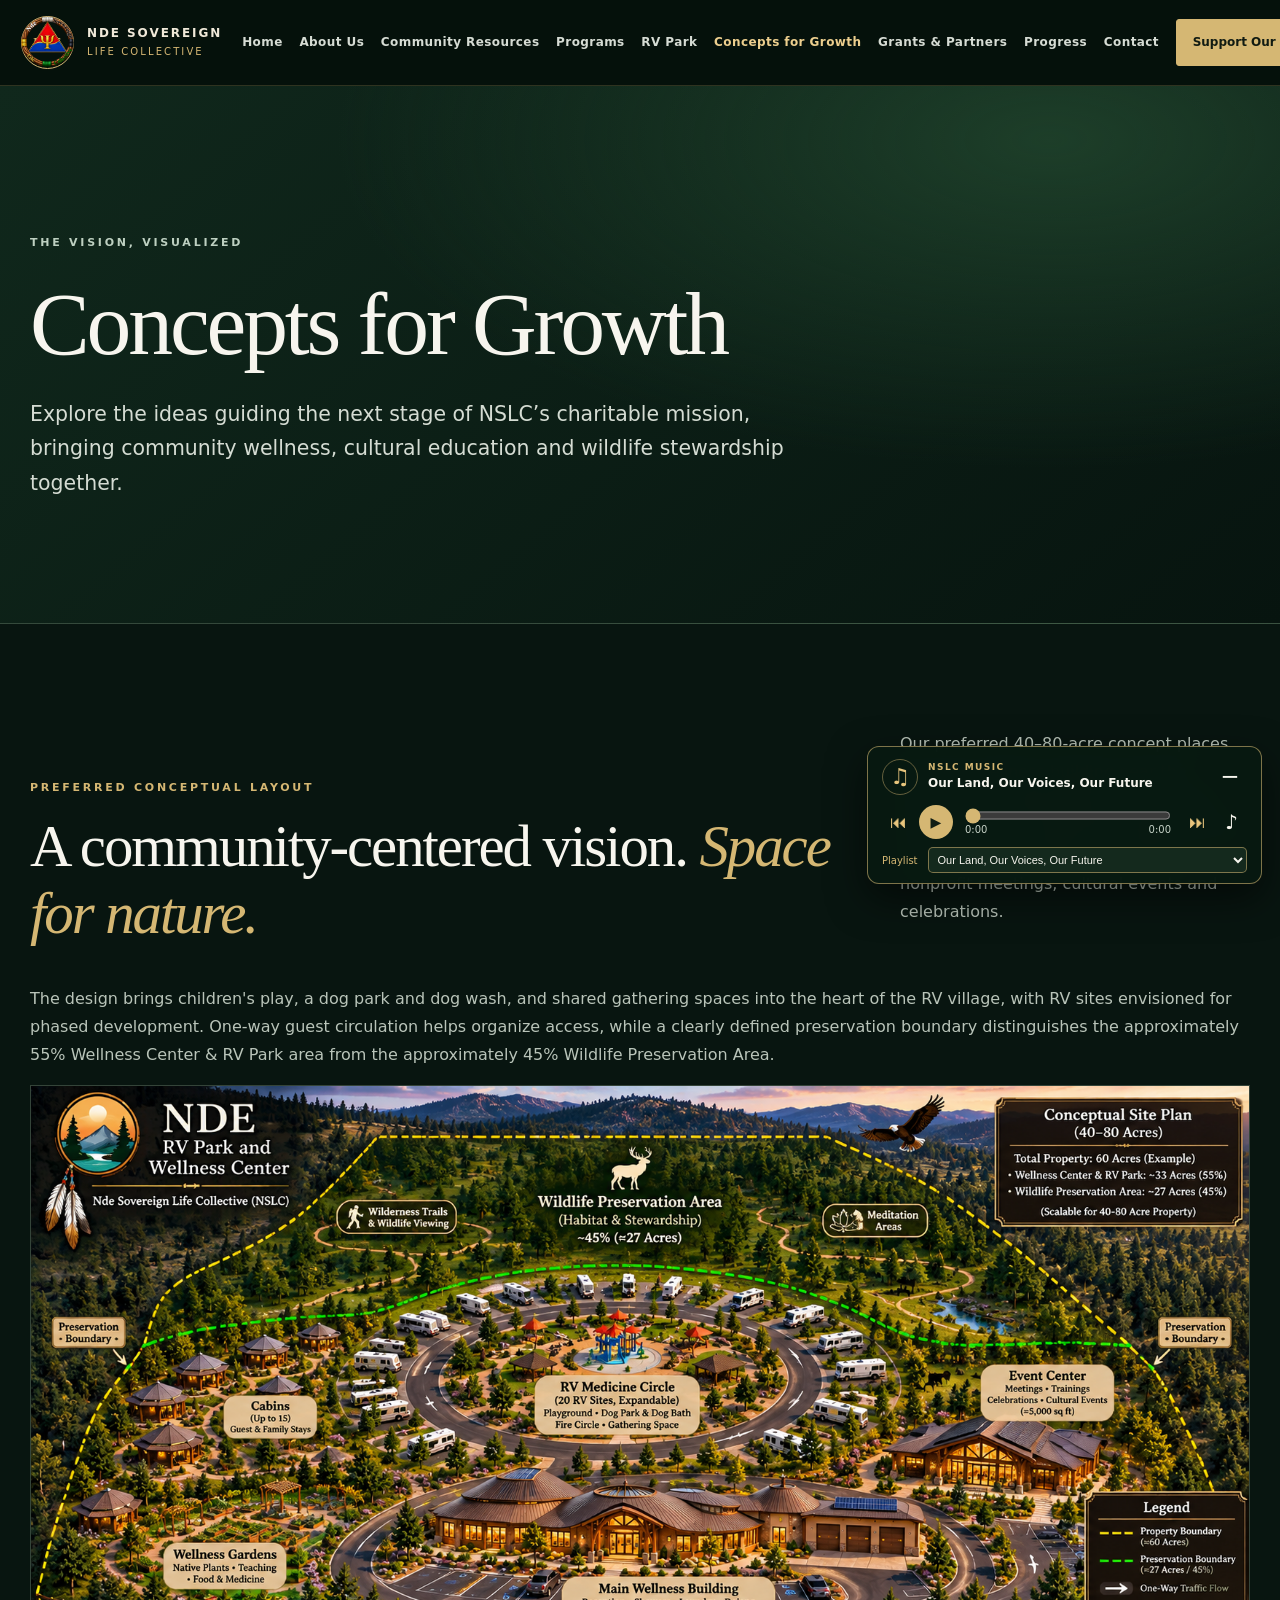
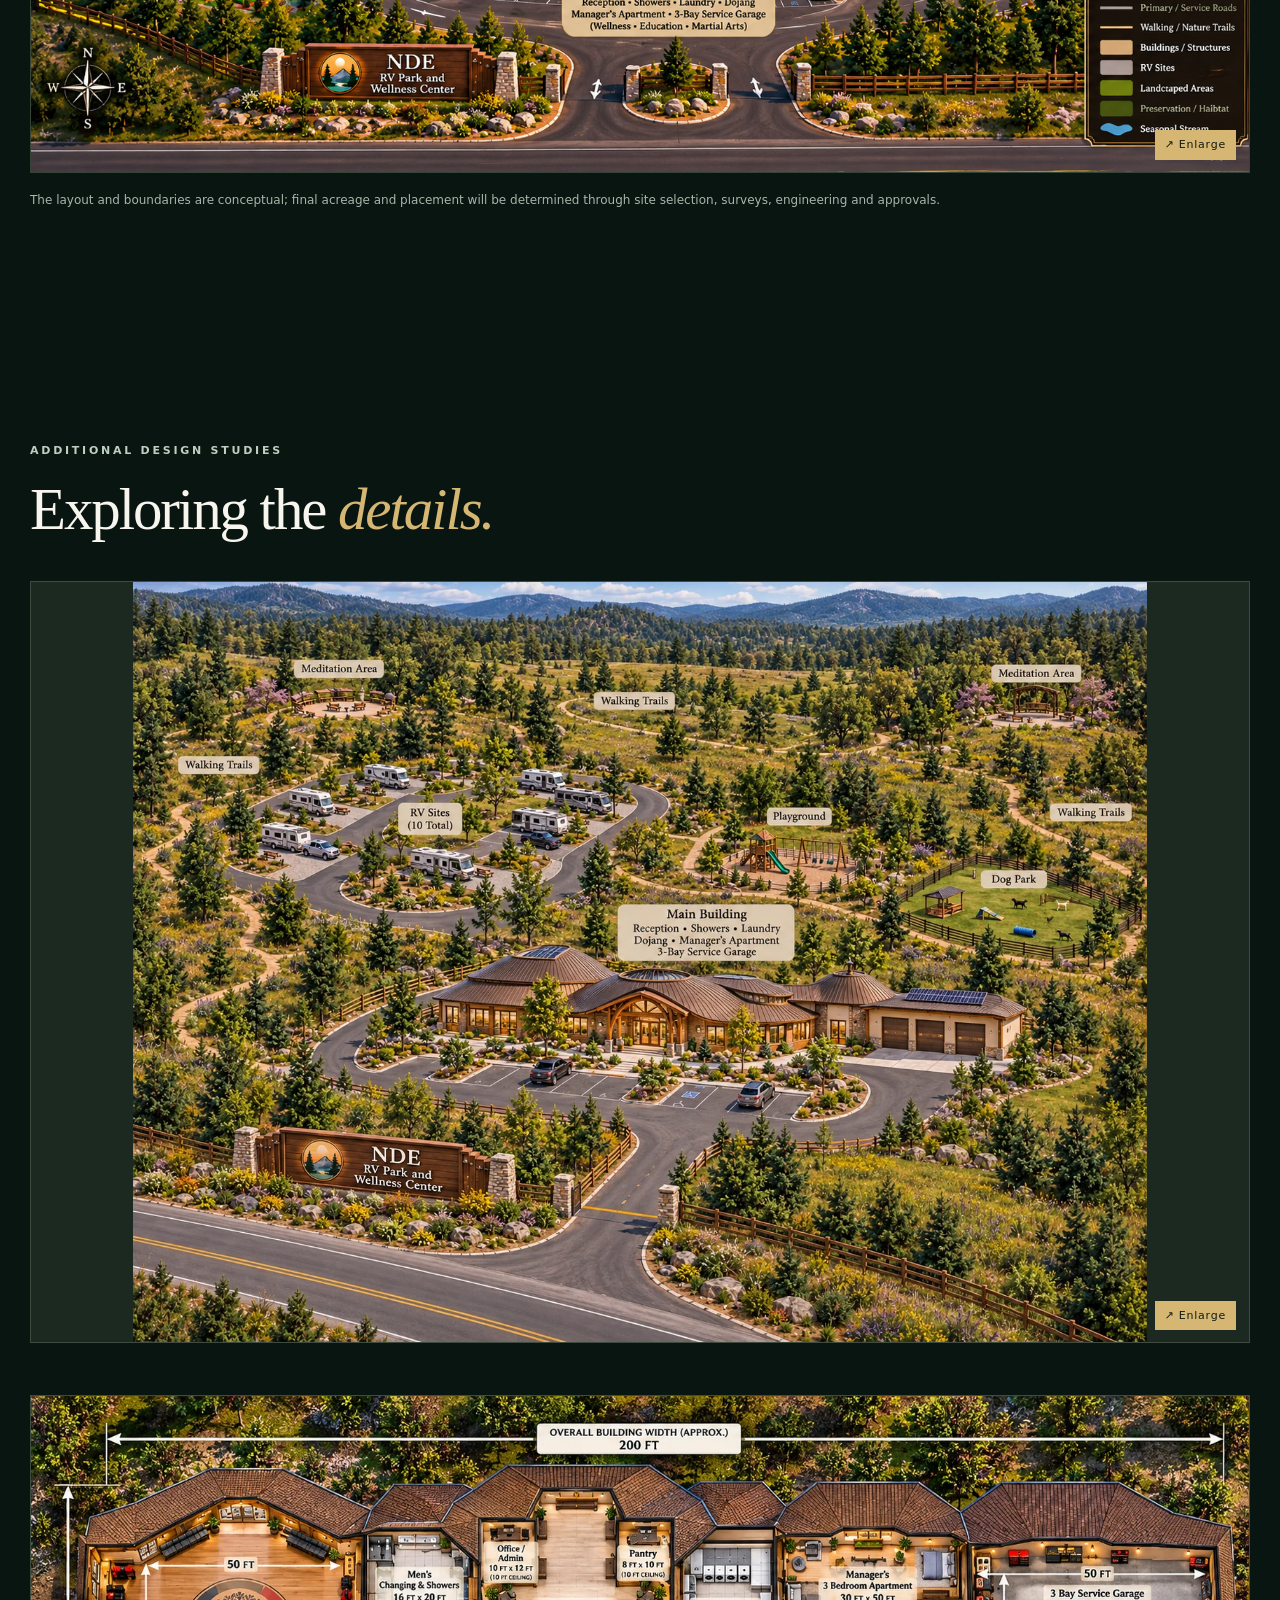
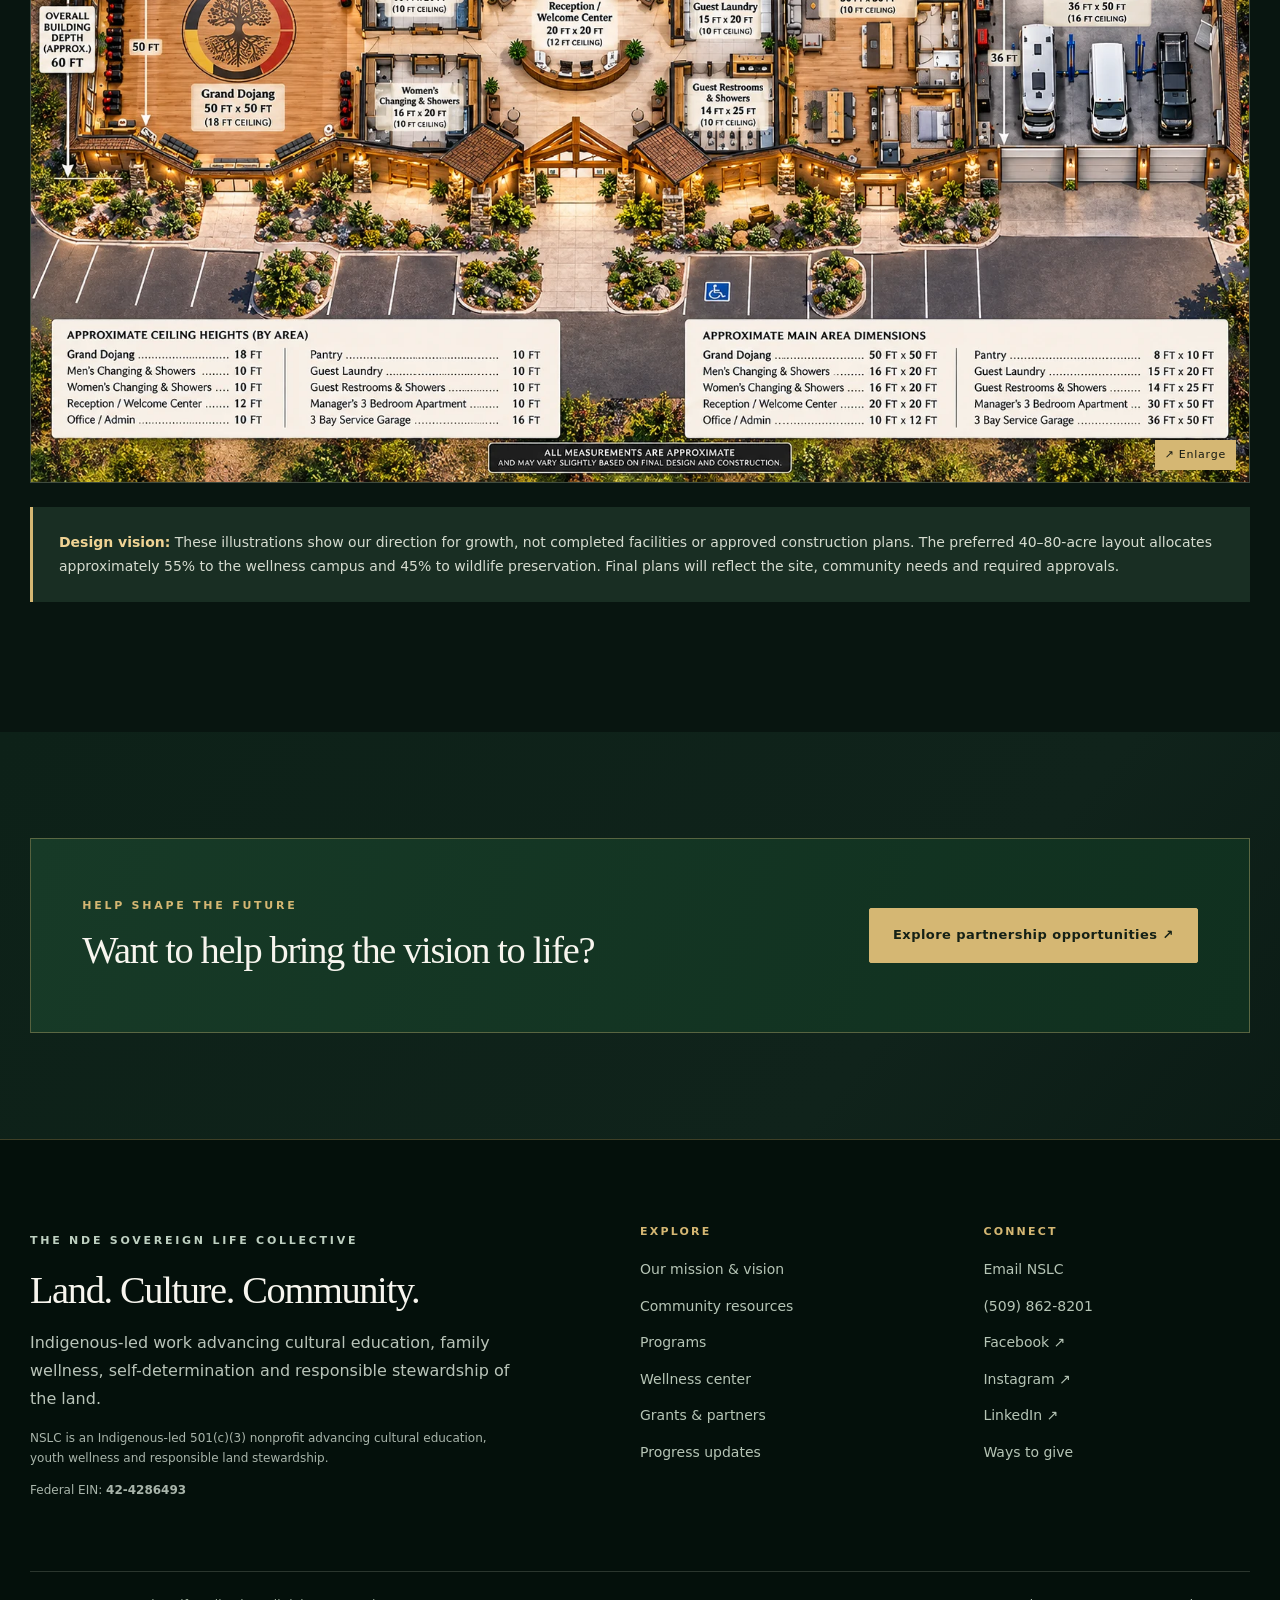
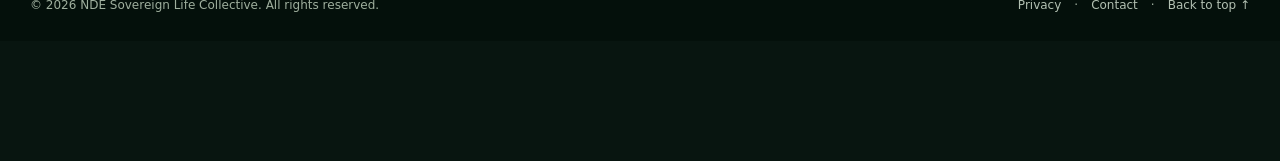
<file: concepts.html>
<!doctype html>
<html lang="en">
<head>
<meta charset="utf-8">
<meta name="viewport" content="width=device-width, initial-scale=1">
<meta name="color-scheme" content="dark">
<meta name="theme-color" content="#09160f">
<title>Concepts for Growth | NDE Sovereign Life Collective</title>
<meta name="description" content="Explore NDE RV Park and Wellness Center growth concepts and architectural renderings, the master plan and historical-inspired cultural artwork.">
<link rel="canonical" href="https://nde-collective.org/concepts.html">
<link rel="icon" href="favicon.svg" type="image/svg+xml">
<link rel="stylesheet" href="assets/css/styles.css">
<link rel="stylesheet" href="assets/css/audio-player.css">
<meta property="og:type" content="website">
<meta property="og:site_name" content="NDE Sovereign Life Collective">
<meta property="og:title" content="Concepts for Growth | NDE Sovereign Life Collective">
<meta property="og:description" content="Explore NDE RV Park and Wellness Center growth concepts and architectural renderings, the master plan and historical-inspired cultural artwork.">
<meta property="og:url" content="https://nde-collective.org/concepts.html">
<meta property="og:image" content="https://nde-collective.org/assets/images/park-hero.webp">
<meta property="og:image:alt" content="Conceptual aerial rendering of the proposed NDE RV Park and Wellness Center">
<meta name="twitter:card" content="summary_large_image">
<script type="application/ld+json">{"@context": "https://schema.org", "@type": "NGO", "name": "NDE Sovereign Life Collective", "url": "https://nde-collective.org/", "description": "Indigenous-led nonprofit advancing community wellness, cultural education and land stewardship.", "email": "info@nde-collective.org", "telephone": "+1-509-862-8201", "nonprofitStatus": "Nonprofit501c3", "taxID": "42-4286493", "sameAs": ["https://www.facebook.com/ndesovereign"]}</script>
<script src="assets/js/main.js" defer></script>
<script src="assets/js/audio-player.js?v=20261105-playlist-fix" defer></script>
</head>
<body class="">
<a class="skip-link" href="#main">Skip to content</a>
<header class="site-header" id="top">
  <div class="header-inner container-wide">
    <a class="brand" href="index.html" aria-label="NDE Sovereign Life Collective home">
      <span class="brand-emblem" aria-hidden="true"><img src="assets/images/NSLC Logo with Name.png" alt="" width="54" height="54" onerror="this.remove()"><span class="brand-fallback">NDE</span></span>
      <span class="brand-wordmark"><strong>NDE SOVEREIGN</strong><span>LIFE COLLECTIVE</span></span>
    </a>
    <button class="menu-toggle" type="button" aria-controls="primary-navigation" aria-expanded="false" aria-label="Toggle navigation menu"><span class="menu-icon" aria-hidden="true"></span><span>Menu</span></button>
    <nav id="primary-navigation" class="site-nav" aria-label="Primary navigation"><a href="index.html">Home</a>
<a href="about.html">About Us</a>
<a href="community-resources.html">Community Resources</a>
<a href="programs.html">Programs</a>
<a href="rv-park.html">RV Park</a>
<a href="concepts.html" aria-current="page">Concepts for Growth</a>
<a href="grants.html">Grants &amp; Partners</a>
<a href="updates.html">Progress</a>
<a href="contact.html">Contact</a>
<a class="nav-donate" href="donate.html">Support Our Mission <span aria-hidden="true">↗</span></a></nav>
  </div>
</header>
<main id="main"><section class="page-hero"><div class="container"><span class="eyebrow">THE VISION, VISUALIZED</span><h1>Concepts for Growth</h1><p class="lede">Explore the ideas guiding the next stage of NSLC’s charitable mission, bringing community wellness, cultural education and wildlife stewardship together.</p></div></section>
<section class="section"><div class="container"><div class="section-heading"><div><span class="eyebrow gold">PREFERRED CONCEPTUAL LAYOUT</span><h2 class="display">A community-centered vision. <em>Space for nature.</em></h2></div><p>Our preferred 40–80-acre concept places the main wellness building near the entrance, an expandable, up-to-20-site medicine-circle-inspired RV village behind it, and a separate Event Center for nonprofit meetings, cultural events and celebrations.</p></div><p>The design brings children's play, a dog park and dog wash, and shared gathering spaces into the heart of the RV village, with RV sites envisioned for phased development. One-way guest circulation helps organize access, while a clearly defined preservation boundary distinguishes the approximately 55% Wellness Center &amp; RV Park area from the approximately 45% Wildlife Preservation Area.</p><figure class="image-frame gallery-feature"><button class="image-open" type="button" data-lightbox-src="assets/images/NDE%20RV%20Park%20Wellness%20Master%20Plan.png" data-lightbox-alt="Preferred conceptual master plan showing a front wellness building, expandable medicine-circle RV village, separate Event Center and clearly marked 55 percent campus and 45 percent wildlife preservation boundaries" aria-label="Enlarge approved preferred conceptual master plan"><img src="assets/images/NDE%20RV%20Park%20Wellness%20Master%20Plan.png" alt="Preferred conceptual master plan showing a front wellness building, expandable medicine-circle RV village, separate Event Center and clearly marked 55 percent campus and 45 percent wildlife preservation boundaries" loading="eager" decoding="async"><span class="image-zoom" aria-hidden="true">↗ Enlarge</span></button></figure><p class="fineprint">The layout and boundaries are conceptual; final acreage and placement will be determined through site selection, surveys, engineering and approvals.</p></div></section><section class="section"><div class="container"><div class="section-heading"><div><span class="eyebrow">ADDITIONAL DESIGN STUDIES</span><h2 class="display">Exploring the <em>details.</em></h2></div></div></div><div class="container gallery-grid"><figure class="image-frame gallery-card"><button class="image-open" type="button" data-lightbox-src="assets/images/park-concept.webp" data-lightbox-alt="Rendering of the NDE RV Park and Wellness Center nestled among trees" aria-label="View larger image: Rendering of the NDE RV Park and Wellness Center nestled among trees"><img src="assets/images/park-concept.webp" alt="Rendering of the NDE RV Park and Wellness Center nestled among trees" loading="lazy"><span class="image-zoom" aria-hidden="true">↗ Enlarge</span></button></figure><figure class="image-frame gallery-card"><button class="image-open" type="button" data-lightbox-src="assets/images/floor-plan.webp" data-lightbox-alt="Birds-eye architectural floor plan with dimensions of combined main building" aria-label="View larger image: Birds-eye architectural floor plan with dimensions of combined main building"><img src="assets/images/floor-plan.webp" alt="Birds-eye architectural floor plan with dimensions of combined main building" loading="lazy"><span class="image-zoom" aria-hidden="true">↗ Enlarge</span></button></figure></div><div class="container"><div class="notice-bar"><strong>Design vision:</strong> These illustrations show our direction for growth, not completed facilities or approved construction plans. The preferred 40–80-acre layout allocates approximately 55% to the wellness campus and 45% to wildlife preservation. Final plans will reflect the site, community needs and required approvals.</div></div></section>
<section class="section alt-section"><div class="container cta-panel"><div><span class="eyebrow gold">HELP SHAPE THE FUTURE</span><h2>Want to help bring the vision to life?</h2></div><a class="btn btn-gold" href="grants.html">Explore partnership opportunities ↗</a></div></section>
</main>
<footer class="site-footer">
  <div class="container footer-grid">
    <div class="footer-about"><div class="eyebrow">THE NDE SOVEREIGN LIFE COLLECTIVE</div><h2>Land. Culture. Community.</h2><p>Indigenous-led work advancing cultural education, family wellness, self-determination and responsible stewardship of the land.</p><p class="micro">NSLC is an Indigenous-led 501(c)(3) nonprofit advancing cultural education, youth wellness and responsible land stewardship.</p><p class="micro">Federal EIN: <strong>42-4286493</strong></p></div>
    <div><h3>Explore</h3><a href="about.html#mission">Our mission &amp; vision</a><a href="community-resources.html">Community resources</a><a href="programs.html">Programs</a><a href="rv-park.html">Wellness center</a><a href="grants.html">Grants &amp; partners</a><a href="updates.html">Progress updates</a></div>
    <div><h3>Connect</h3><a href="mailto:info@nde-collective.org">Email NSLC</a><a href="tel:+15098628201">(509) 862-8201</a><a href="https://www.facebook.com/ndesovereign" target="_blank" rel="noopener noreferrer">Facebook ↗</a><a href="https://www.instagram.com/ndesovereignlifecollective/" target="_blank" rel="noopener noreferrer">Instagram ↗</a><a href="https://www.linkedin.com/company/nde-sovereign-life-collective/" target="_blank" rel="noopener noreferrer">LinkedIn ↗</a><a href="donate.html">Ways to give</a></div>
  </div>
  <div class="container footer-bottom"><span>© <span data-year>2026</span> NDE Sovereign Life Collective. All rights reserved.</span><span><a href="privacy.html">Privacy</a><span aria-hidden="true">·</span><a href="contact.html">Contact</a><span aria-hidden="true">·</span><a href="#top">Back to top ↑</a></span></div>
</footer>
<dialog class="lightbox" id="image-dialog" aria-label="Expanded concept illustration"><button class="lightbox-close" type="button" data-lightbox-close aria-label="Close image">×</button><img class="lightbox-image" alt=""><p class="lightbox-caption"></p></dialog>
</body>
</html>
</file>
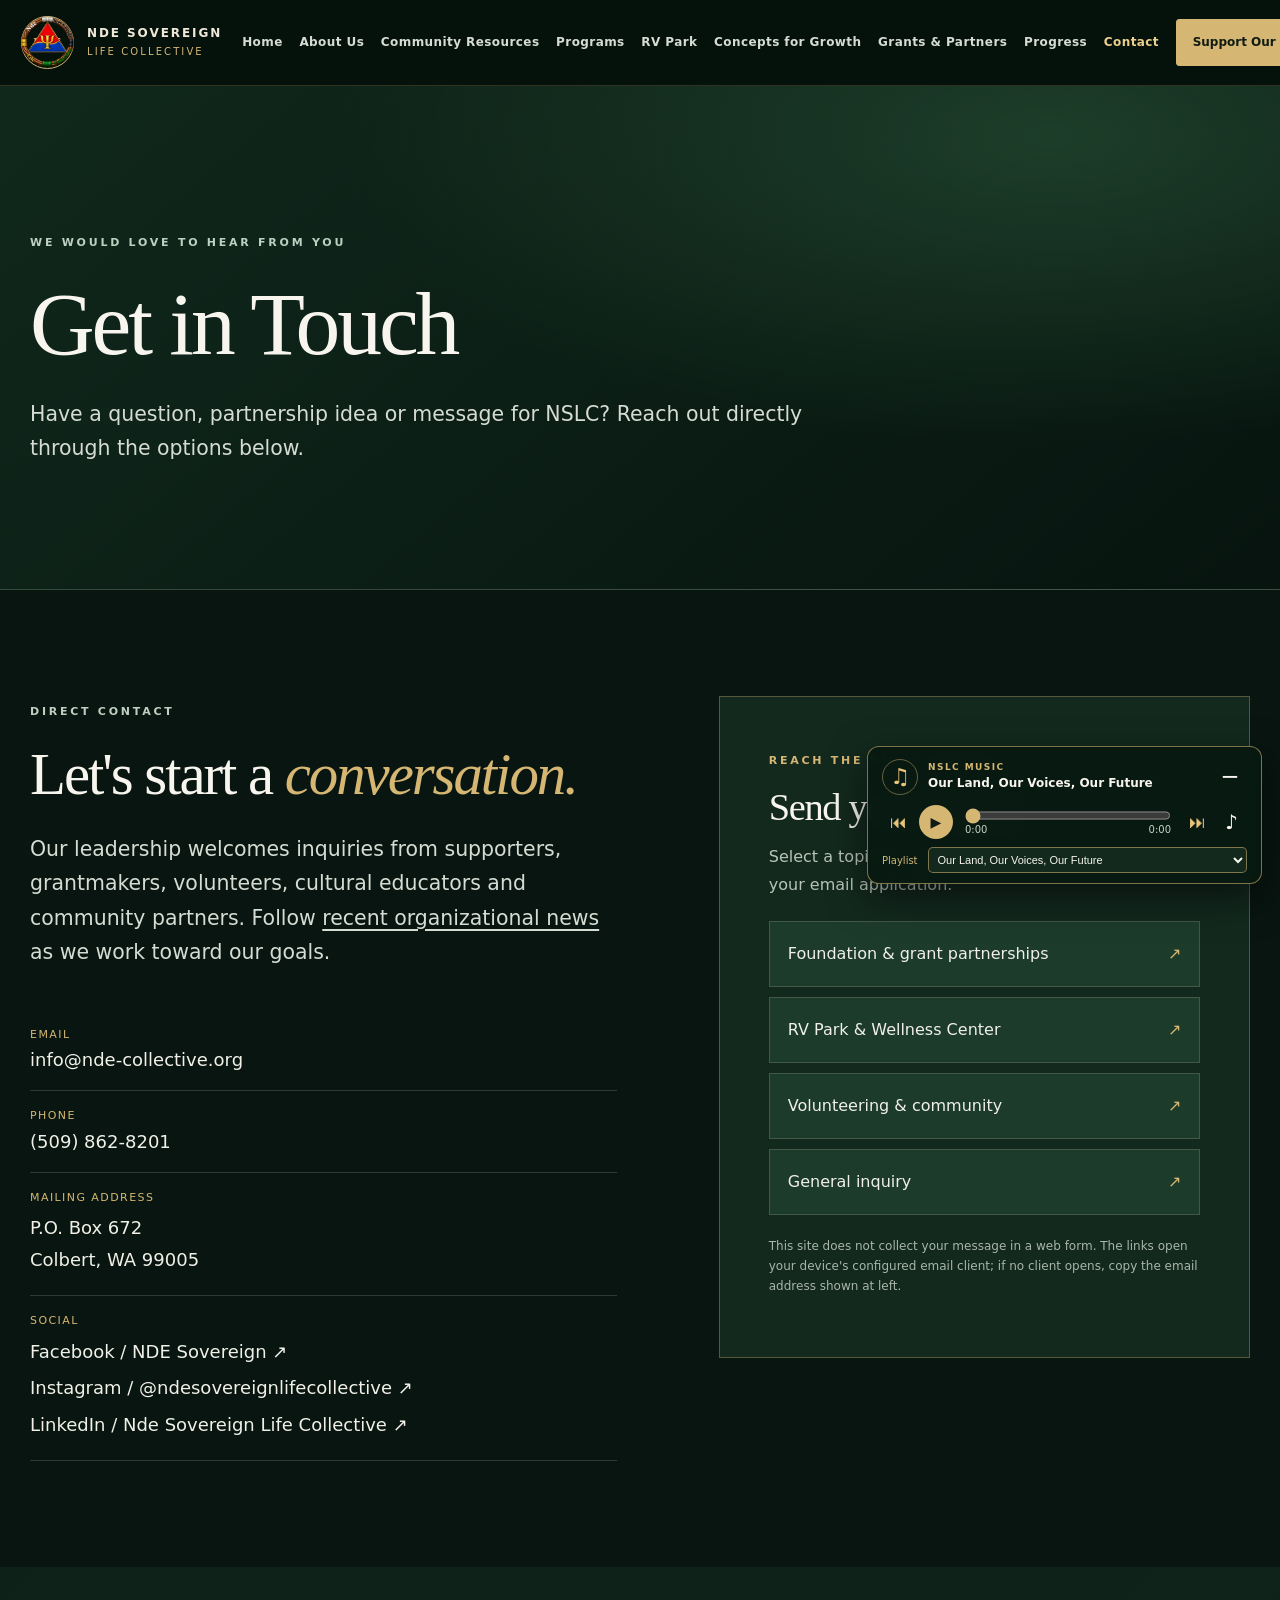
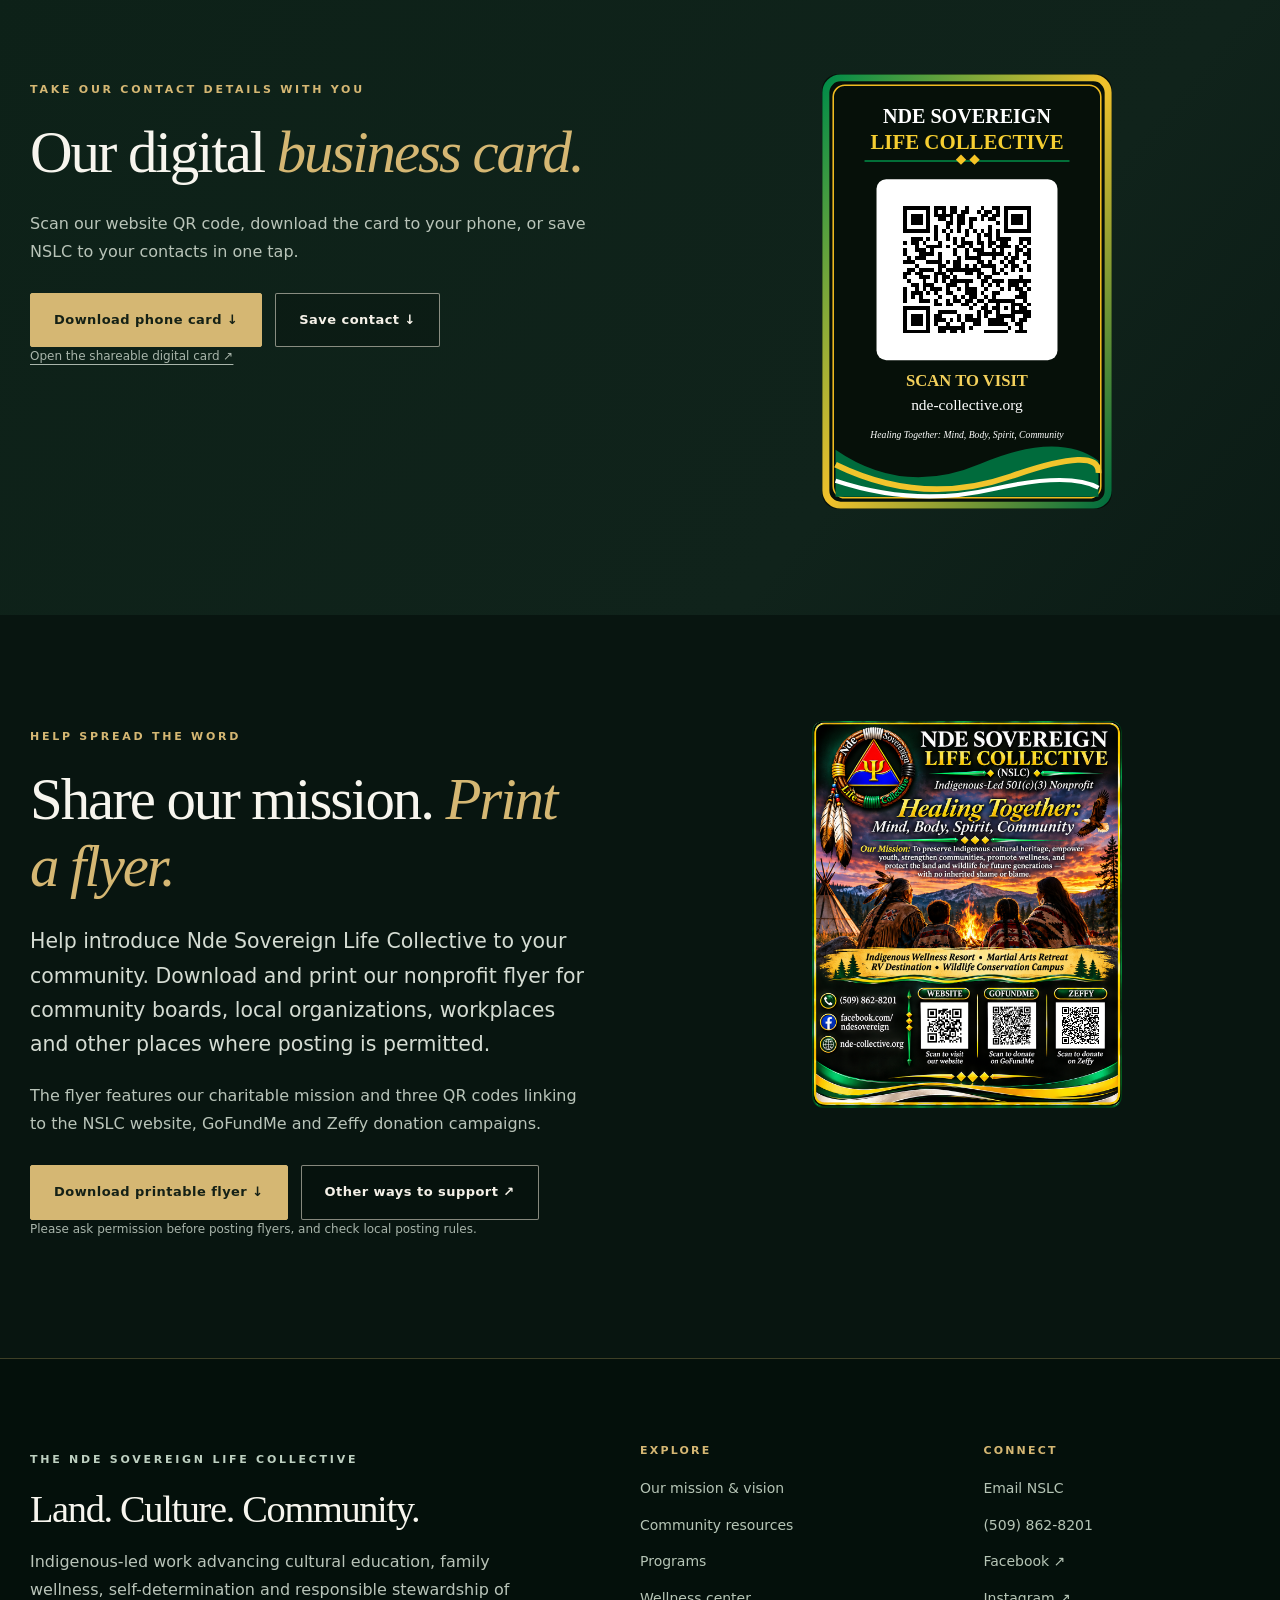
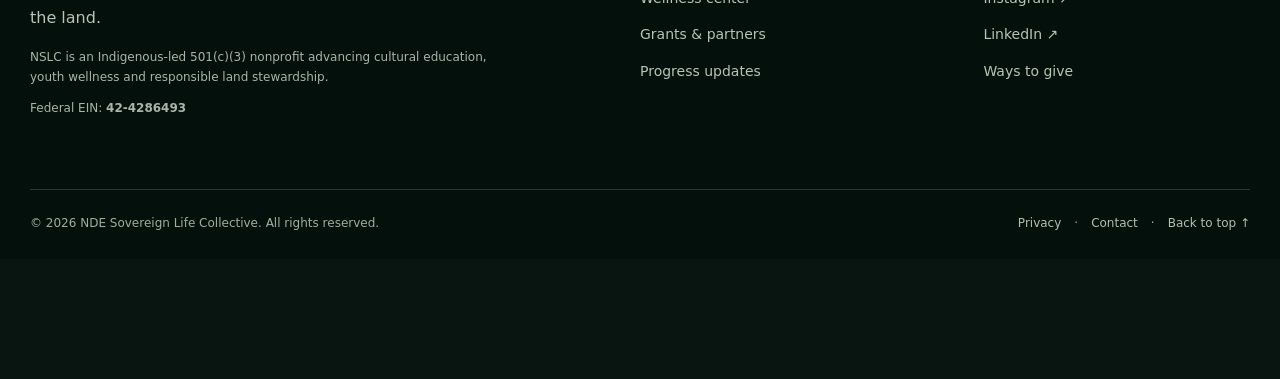
<file: contact.html>
<!doctype html>
<html lang="en">
<head>
<meta charset="utf-8">
<meta name="viewport" content="width=device-width, initial-scale=1">
<meta name="color-scheme" content="dark">
<meta name="theme-color" content="#09160f">
<title>Contact | NDE Sovereign Life Collective</title>
<meta name="description" content="Get in touch with NDE Sovereign Life Collective about donations, partnerships, programs or the proposed RV Park and Wellness Center.">
<link rel="canonical" href="https://nde-collective.org/contact.html">
<link rel="icon" href="favicon.svg" type="image/svg+xml">
<link rel="stylesheet" href="assets/css/styles.css">
<link rel="stylesheet" href="assets/css/audio-player.css">
<meta property="og:type" content="website">
<meta property="og:site_name" content="NDE Sovereign Life Collective">
<meta property="og:title" content="Contact | NDE Sovereign Life Collective">
<meta property="og:description" content="Get in touch with NDE Sovereign Life Collective about donations, partnerships, programs or the proposed RV Park and Wellness Center.">
<meta property="og:url" content="https://nde-collective.org/contact.html">
<meta property="og:image" content="https://nde-collective.org/assets/images/park-hero.webp">
<meta property="og:image:alt" content="Conceptual aerial rendering of the proposed NDE RV Park and Wellness Center">
<meta name="twitter:card" content="summary_large_image">
<script type="application/ld+json">{"@context": "https://schema.org", "@type": "NGO", "name": "NDE Sovereign Life Collective", "url": "https://nde-collective.org/", "description": "Indigenous-led nonprofit advancing community wellness, cultural education and land stewardship.", "email": "info@nde-collective.org", "telephone": "+1-509-862-8201", "nonprofitStatus": "Nonprofit501c3", "taxID": "42-4286493", "sameAs": ["https://www.facebook.com/ndesovereign", "https://www.instagram.com/ndesovereignlifecollective/", "https://www.linkedin.com/company/nde-sovereign-life-collective/"]}</script>
<script src="assets/js/main.js" defer></script>
<script src="assets/js/audio-player.js?v=20261105-playlist-fix" defer></script>
</head>
<body class="">
<a class="skip-link" href="#main">Skip to content</a>
<header class="site-header" id="top">
  <div class="header-inner container-wide">
    <a class="brand" href="index.html" aria-label="NDE Sovereign Life Collective home">
      <span class="brand-emblem" aria-hidden="true"><img src="assets/images/NSLC Logo with Name.png" alt="" width="54" height="54" onerror="this.remove()"><span class="brand-fallback">NDE</span></span>
      <span class="brand-wordmark"><strong>NDE SOVEREIGN</strong><span>LIFE COLLECTIVE</span></span>
    </a>
    <button class="menu-toggle" type="button" aria-controls="primary-navigation" aria-expanded="false" aria-label="Toggle navigation menu"><span class="menu-icon" aria-hidden="true"></span><span>Menu</span></button>
    <nav id="primary-navigation" class="site-nav" aria-label="Primary navigation"><a href="index.html">Home</a>
<a href="about.html">About Us</a>
<a href="community-resources.html">Community Resources</a>
<a href="programs.html">Programs</a>
<a href="rv-park.html">RV Park</a>
<a href="concepts.html">Concepts for Growth</a>
<a href="grants.html">Grants &amp; Partners</a>
<a href="updates.html">Progress</a>
<a href="contact.html" aria-current="page">Contact</a>
<a class="nav-donate" href="donate.html">Support Our Mission <span aria-hidden="true">↗</span></a></nav>
  </div>
</header>
<main id="main"><section class="page-hero"><div class="container"><span class="eyebrow">WE WOULD LOVE TO HEAR FROM YOU</span><h1>Get in Touch</h1><p class="lede">Have a question, partnership idea or message for NSLC? Reach out directly through the options below.</p></div></section>
<section class="section"><div class="container contact-grid"><div><span class="eyebrow">DIRECT CONTACT</span><h2 class="display">Let's start a <em>conversation.</em></h2><p class="lead">Our leadership welcomes inquiries from supporters, grantmakers, volunteers, cultural educators and community partners. Follow <a href="updates.html">recent organizational news</a> as we work toward our goals.</p><div class="contact-methods"><div><span>Email</span><a href="mailto:info@nde-collective.org">info@nde-collective.org</a></div><div><span>Phone</span><a href="tel:+15098628201">(509) 862-8201</a></div><div><span>Mailing address</span><p>P.O. Box 672<br>Colbert, WA 99005</p></div><div><span>Social</span><p><a href="https://www.facebook.com/ndesovereign" target="_blank" rel="noopener noreferrer">Facebook / NDE Sovereign ↗</a></p><p><a href="https://www.instagram.com/ndesovereignlifecollective/" target="_blank" rel="noopener noreferrer" aria-label="NDE Sovereign Life Collective on Instagram">Instagram / @ndesovereignlifecollective ↗</a></p><p><a href="https://www.linkedin.com/company/nde-sovereign-life-collective/" target="_blank" rel="noopener noreferrer" aria-label="NDE Sovereign Life Collective on LinkedIn">LinkedIn / Nde Sovereign Life Collective ↗</a></p></div></div></div><div class="contact-panel"><span class="eyebrow gold">REACH THE RIGHT PERSON</span><h3>Send your inquiry</h3><p>Select a topic to open a preaddressed message in your email application.</p><div class="email-options"><a class="email-option" href="mailto:info@nde-collective.org?subject=NSLC%20Grant%20or%20Foundation%20Inquiry"><span>Foundation &amp; grant partnerships</span><span aria-hidden="true">↗</span></a><a class="email-option" href="mailto:info@nde-collective.org?subject=NSLC%20RV%20Park%20Project%20Inquiry"><span>RV Park &amp; Wellness Center</span><span aria-hidden="true">↗</span></a><a class="email-option" href="mailto:info@nde-collective.org?subject=NSLC%20Volunteer%20or%20Community%20Inquiry"><span>Volunteering &amp; community</span><span aria-hidden="true">↗</span></a><a class="email-option" href="mailto:info@nde-collective.org?subject=NSLC%20General%20Inquiry"><span>General inquiry</span><span aria-hidden="true">↗</span></a></div><p class="micro">This site does not collect your message in a web form. The links open your device's configured email client; if no client opens, copy the email address shown at left.</p></div></div></section>
<section class="section alt-section" aria-labelledby="digital-business-card"><div class="container split-layout"><div><span class="eyebrow gold">TAKE OUR CONTACT DETAILS WITH YOU</span><h2 class="display" id="digital-business-card">Our digital <em>business card.</em></h2><p>Scan our website QR code, download the card to your phone, or save NSLC to your contacts in one tap.</p><div class="actions"><a class="btn btn-gold" href="assets/images/NSLC_Digital_Business_Card.svg" download="NSLC_Digital_Business_Card.svg">Download phone card ↓</a><a class="btn btn-outline" href="NSLC_Contact.vcf" download="NSLC_Contact.vcf">Save contact ↓</a></div><p class="micro"><a href="digital-card.html">Open the shareable digital card ↗</a></p></div><div class="copy-column"><a href="digital-card.html" aria-label="Open NDE Sovereign Life Collective digital business card"><img src="assets/images/NSLC_Digital_Business_Card.svg" loading="lazy" decoding="async" alt="NDE Sovereign Life Collective digital business card with a scannable website QR code" style="display:block;width:min(100%,290px);height:auto;margin:0 auto;border-radius:14px"></a></div></div></section>
<section class="section" id="share-our-flyer" aria-labelledby="share-flyer-title"><div class="container split-layout"><div><span class="eyebrow gold">HELP SPREAD THE WORD</span><h2 class="display" id="share-flyer-title">Share our mission. <em>Print a flyer.</em></h2><p class="lead">Help introduce Nde Sovereign Life Collective to your community. Download and print our nonprofit flyer for community boards, local organizations, workplaces and other places where posting is permitted.</p><p>The flyer features our charitable mission and three QR codes linking to the NSLC website, GoFundMe and Zeffy donation campaigns.</p><div class="actions" data-flyer-download-area><a class="btn btn-gold" href="assets/images/NSLC_Mission_Flyer.png" download="NSLC_Community_Flyer.png" data-flyer-download hidden>Download printable flyer ↓</a><a class="btn btn-outline" href="donate.html">Other ways to support ↗</a></div><p class="micro" data-flyer-pending>Printable flyer download will appear here when the image is published.</p><p class="micro">Please ask permission before posting flyers, and check local posting rules.</p></div><div class="copy-column"><a href="assets/images/NSLC_Mission_Flyer.png" data-flyer-preview hidden aria-label="View Nde Sovereign Life Collective printable flyer"><img src="assets/images/NSLC_Mission_Flyer.png" alt="NSLC mission flyer with QR codes for our website, GoFundMe and Zeffy" loading="lazy" style="display:block;width:min(100%,310px);height:auto;margin:0 auto;border-radius:12px"></a></div></div></section>
</main>
<footer class="site-footer">
  <div class="container footer-grid">
    <div class="footer-about"><div class="eyebrow">THE NDE SOVEREIGN LIFE COLLECTIVE</div><h2>Land. Culture. Community.</h2><p>Indigenous-led work advancing cultural education, family wellness, self-determination and responsible stewardship of the land.</p><p class="micro">NSLC is an Indigenous-led 501(c)(3) nonprofit advancing cultural education, youth wellness and responsible land stewardship.</p><p class="micro">Federal EIN: <strong>42-4286493</strong></p></div>
    <div><h3>Explore</h3><a href="about.html#mission">Our mission &amp; vision</a><a href="community-resources.html">Community resources</a><a href="programs.html">Programs</a><a href="rv-park.html">Wellness center</a><a href="grants.html">Grants &amp; partners</a><a href="updates.html">Progress updates</a></div>
    <div><h3>Connect</h3><a href="mailto:info@nde-collective.org">Email NSLC</a><a href="tel:+15098628201">(509) 862-8201</a><a href="https://www.facebook.com/ndesovereign" target="_blank" rel="noopener noreferrer">Facebook ↗</a><a href="https://www.instagram.com/ndesovereignlifecollective/" target="_blank" rel="noopener noreferrer">Instagram ↗</a><a href="https://www.linkedin.com/company/nde-sovereign-life-collective/" target="_blank" rel="noopener noreferrer">LinkedIn ↗</a><a href="donate.html">Ways to give</a></div>
  </div>
  <div class="container footer-bottom"><span>© <span data-year>2026</span> NDE Sovereign Life Collective. All rights reserved.</span><span><a href="privacy.html">Privacy</a><span aria-hidden="true">·</span><a href="contact.html">Contact</a><span aria-hidden="true">·</span><a href="#top">Back to top ↑</a></span></div>
</footer>
<dialog class="lightbox" id="image-dialog" aria-label="Expanded concept illustration"><button class="lightbox-close" type="button" data-lightbox-close aria-label="Close image">×</button><img class="lightbox-image" alt=""><p class="lightbox-caption"></p></dialog>
</body>
</html>
</file>
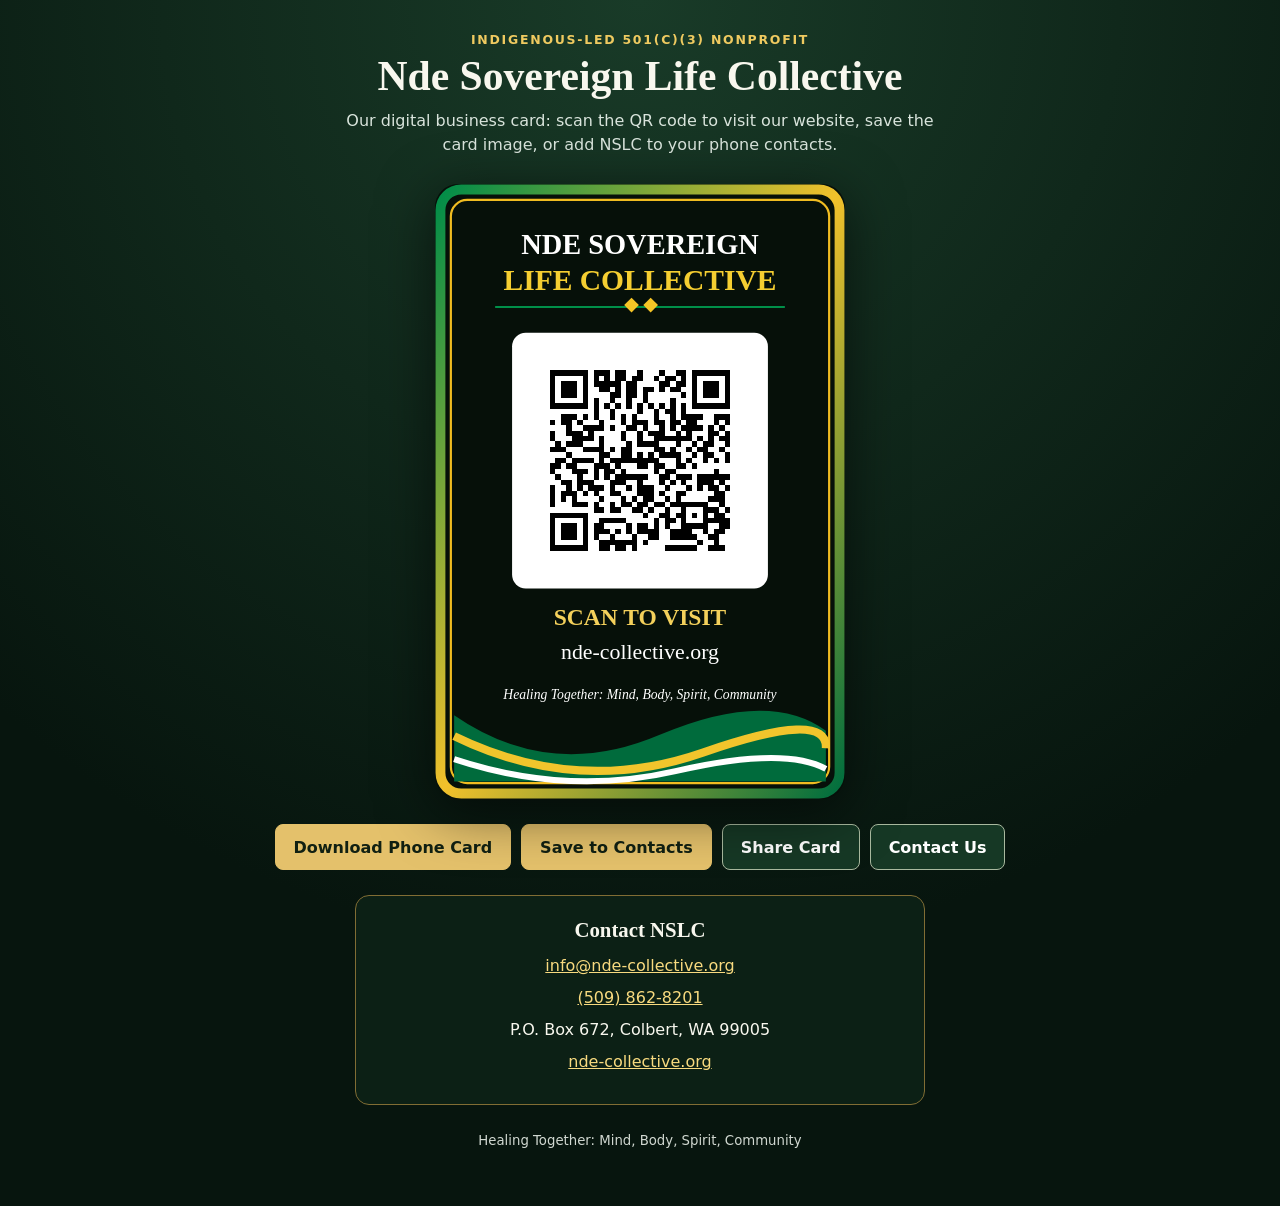
<file: digital-card.html>
<!doctype html>
<html lang="en"><head><meta charset="utf-8"><meta name="viewport" content="width=device-width,initial-scale=1">
<meta name="theme-color" content="#09160f"><title>Digital Business Card | NDE Sovereign Life Collective</title>
<meta name="description" content="Save NDE Sovereign Life Collective's digital business card, scan our website QR code, or add our nonprofit contact information to your phone.">
<link rel="canonical" href="https://nde-collective.org/digital-card.html"><link rel="icon" href="favicon.svg" type="image/svg+xml">
<style>
*{box-sizing:border-box}body{background:radial-gradient(circle at 50% 0,#193b28,#07150e 70%);color:#f8f7ee;font-family:system-ui,Arial,sans-serif;margin:0}main{max-width:980px;margin:auto;padding:32px 18px 58px;text-align:center}
h1{font-family:Georgia,serif;font-size:clamp(1.7rem,4vw,2.6rem);margin:5px 0}.eyebrow{color:#efca60;font-size:.78rem;letter-spacing:.14em;text-transform:uppercase;font-weight:700}
p{line-height:1.5}.sub{max-width:600px;margin:9px auto 27px;color:#d9e4dc}
.frame{max-width:410px;margin:0 auto}.frame img{display:block;width:100%;height:auto;filter:drop-shadow(0 12px 28px #0009)}
.actions{display:flex;flex-wrap:wrap;justify-content:center;gap:10px;margin:25px auto;max-width:760px}.actions a,.actions button{font:inherit;font-weight:700;display:inline-flex;align-items:center;justify-content:center;padding:12px 18px;min-height:46px;text-decoration:none;color:#112012;background:#e4c16b;border:1px solid #e4c16b;border-radius:8px;cursor:pointer}.actions .secondary{background:#163825;color:#fff;border-color:#a9b99f}
.details{max-width:570px;padding:22px;margin:22px auto 0;border:1px solid #816d34;border-radius:14px;background:#0c2015}.details h2{font-family:Georgia,serif;font-size:1.3rem;margin:0 0 12px}.details a{color:#f8da7f}.details p{margin:8px 0}
footer{color:#d1d8d1;font-size:.83rem;margin-top:28px}a:focus-visible,button:focus-visible{outline:3px solid #fff;outline-offset:4px}
</style></head><body><main>
<div class="eyebrow">Indigenous-led 501(c)(3) nonprofit</div><h1>Nde Sovereign Life Collective</h1><p class="sub">Our digital business card: scan the QR code to visit our website, save the card image, or add NSLC to your phone contacts.</p>
<div class="frame"><img src="assets/images/NSLC_Digital_Business_Card.svg" alt="Nde Sovereign Life Collective business card with a scannable QR code to nde-collective.org" width="750" height="1125"></div>
<div class="actions">
<a href="assets/images/NSLC_Digital_Business_Card.svg" download="NSLC_Digital_Business_Card.svg">Download Phone Card</a>
<a href="NSLC_Contact.vcf" download="NSLC_Contact.vcf">Save to Contacts</a>
<button class="secondary" type="button" id="share" hidden>Share Card</button>
<a class="secondary" href="contact.html">Contact Us</a>
</div>
<section class="details"><h2>Contact NSLC</h2><p><a href="mailto:info@nde-collective.org">info@nde-collective.org</a></p><p><a href="tel:+15098628201">(509) 862-8201</a></p><p>P.O. Box 672, Colbert, WA 99005</p><p><a href="https://nde-collective.org">nde-collective.org</a></p></section>
<footer>Healing Together: Mind, Body, Spirit, Community</footer>
</main><script>
const share=document.getElementById('share');
if(navigator.share){share.hidden=false;share.addEventListener('click',()=>navigator.share({title:'Nde Sovereign Life Collective',text:'NSLC Digital Business Card',url:location.href}).catch(()=>{}));}
</script></body></html>
</file>
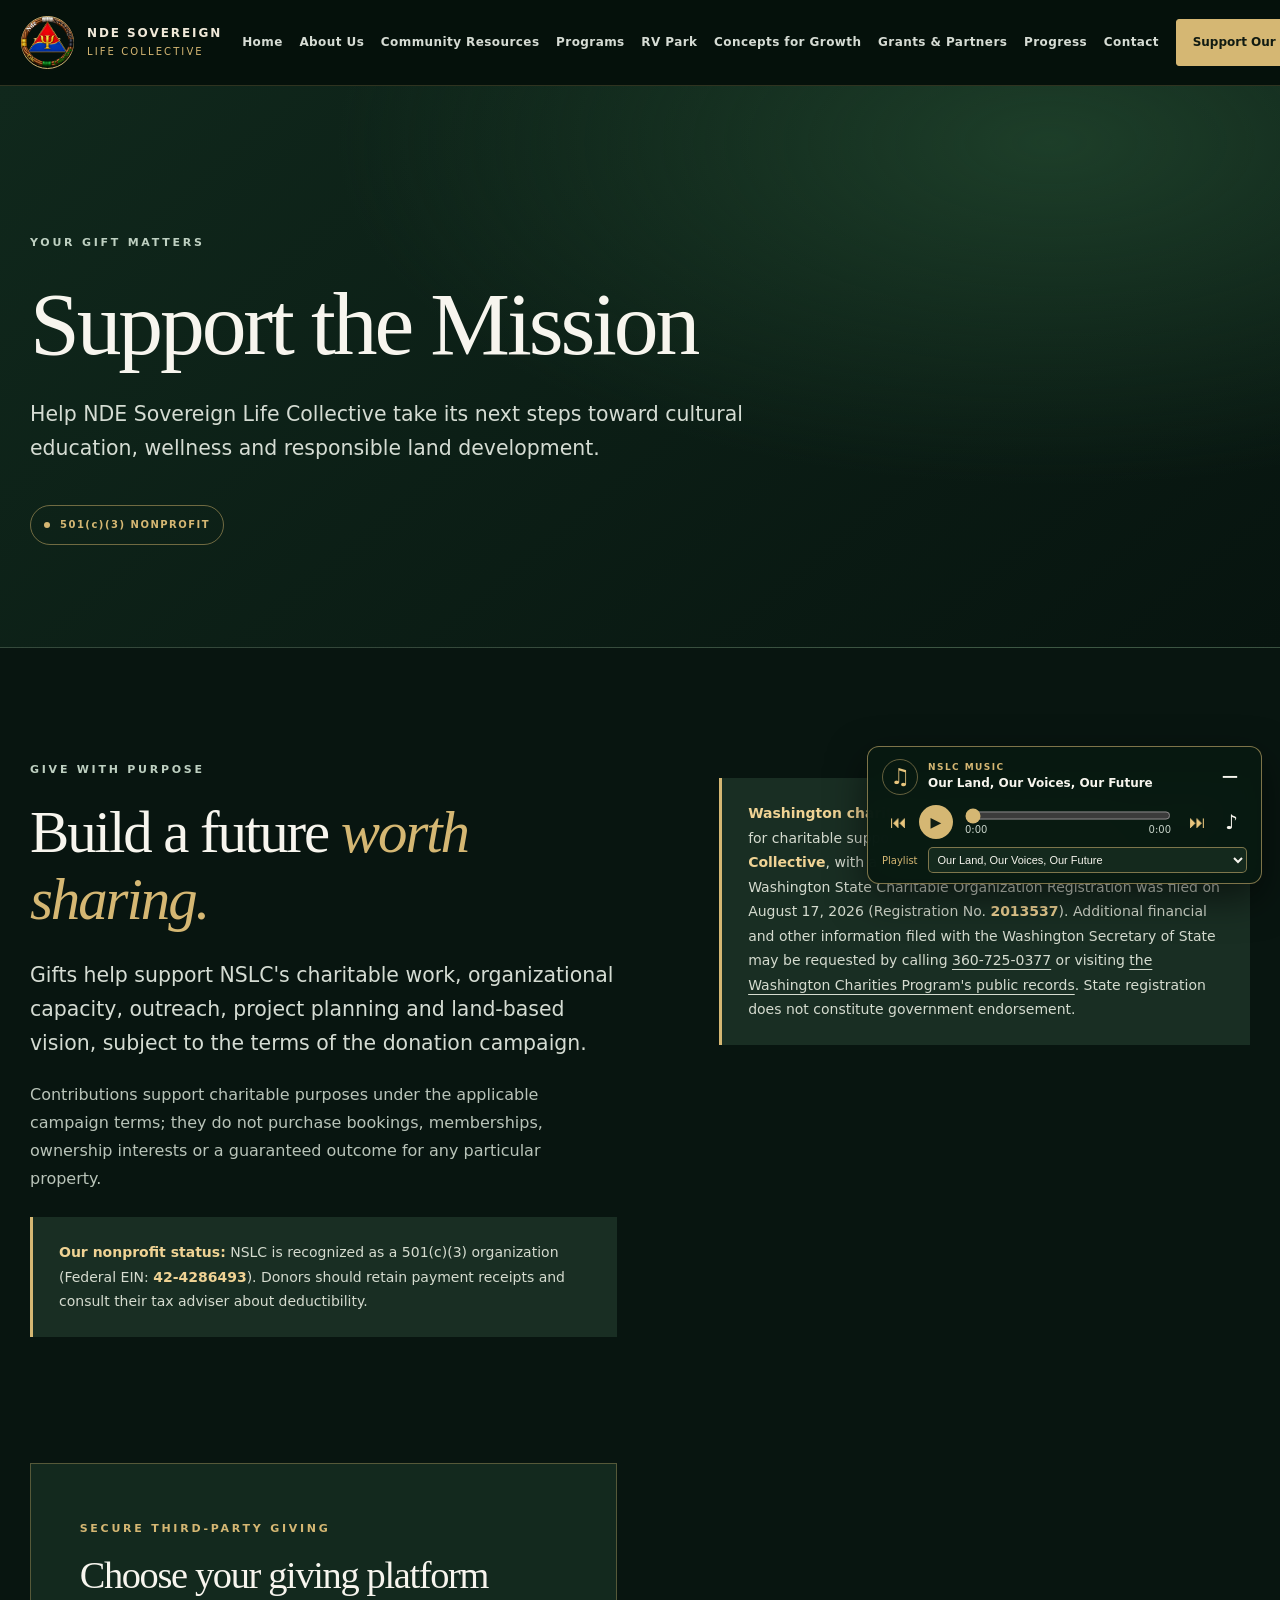
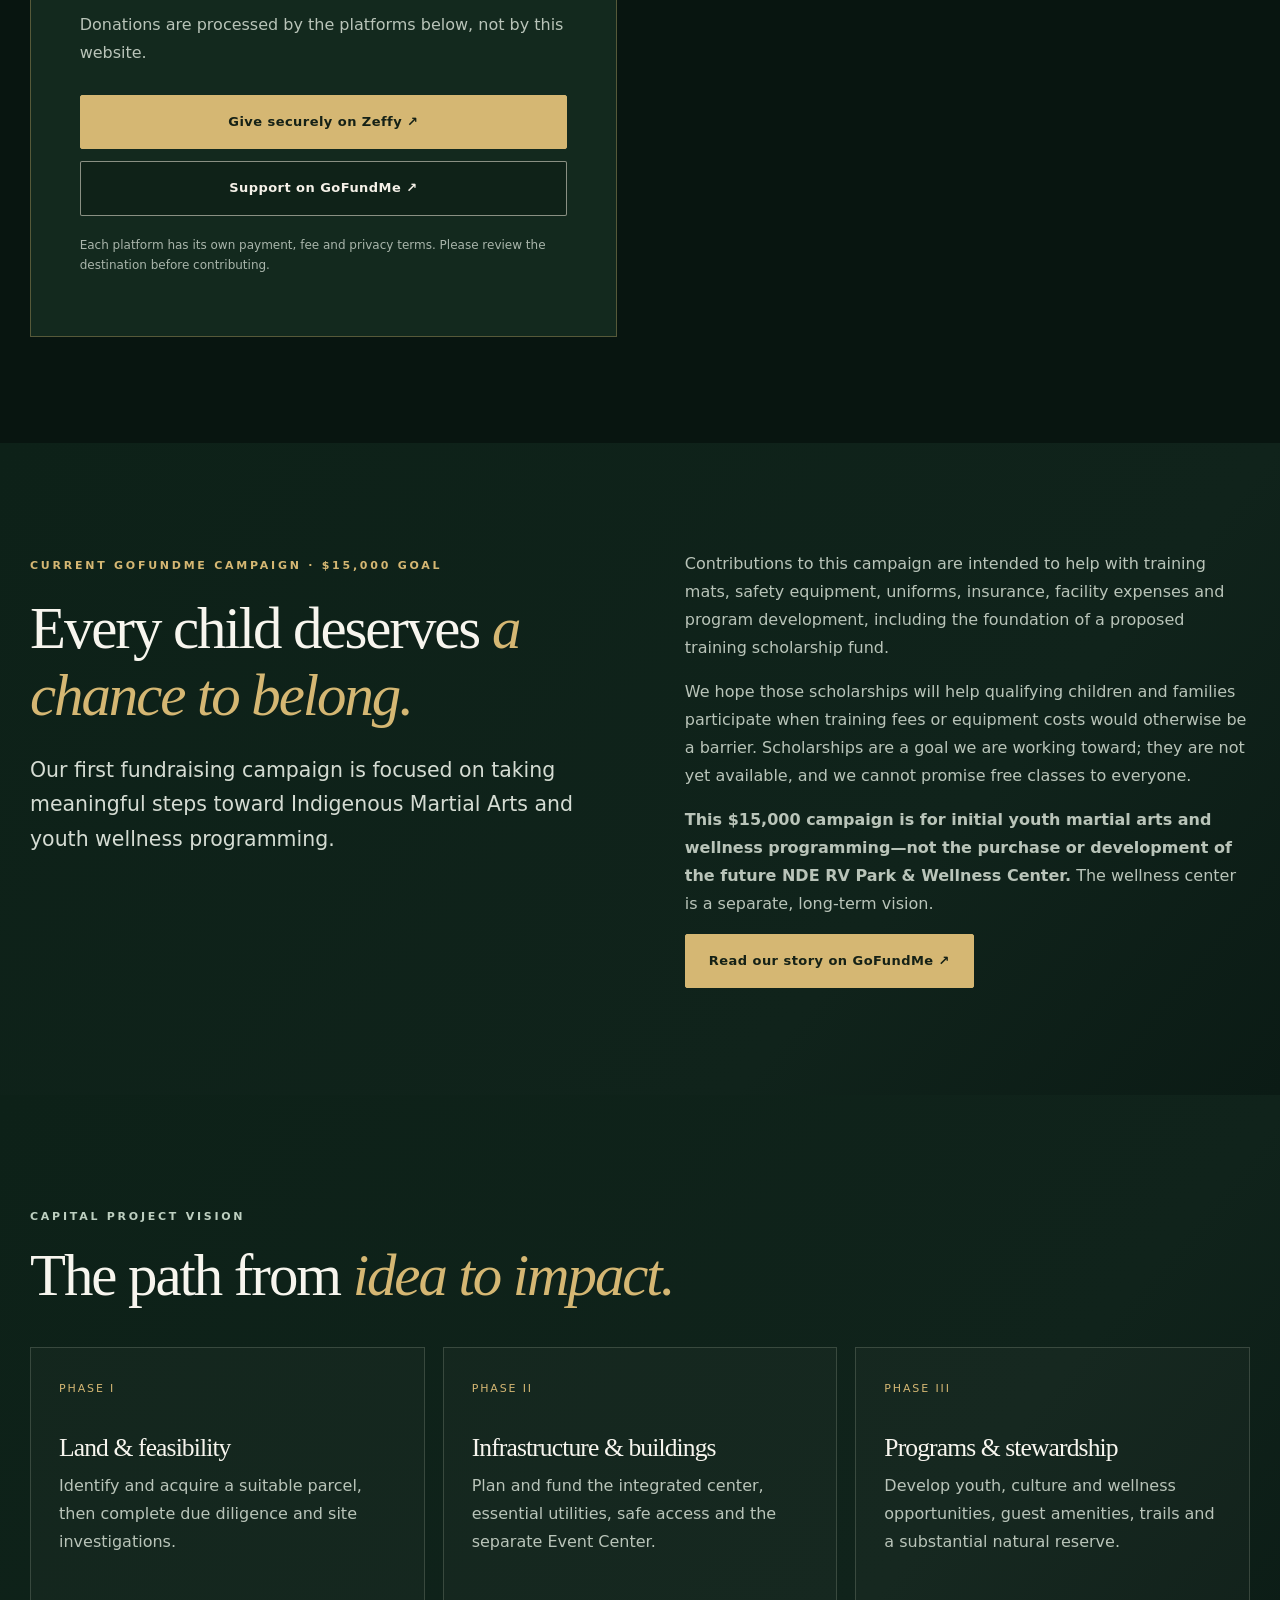
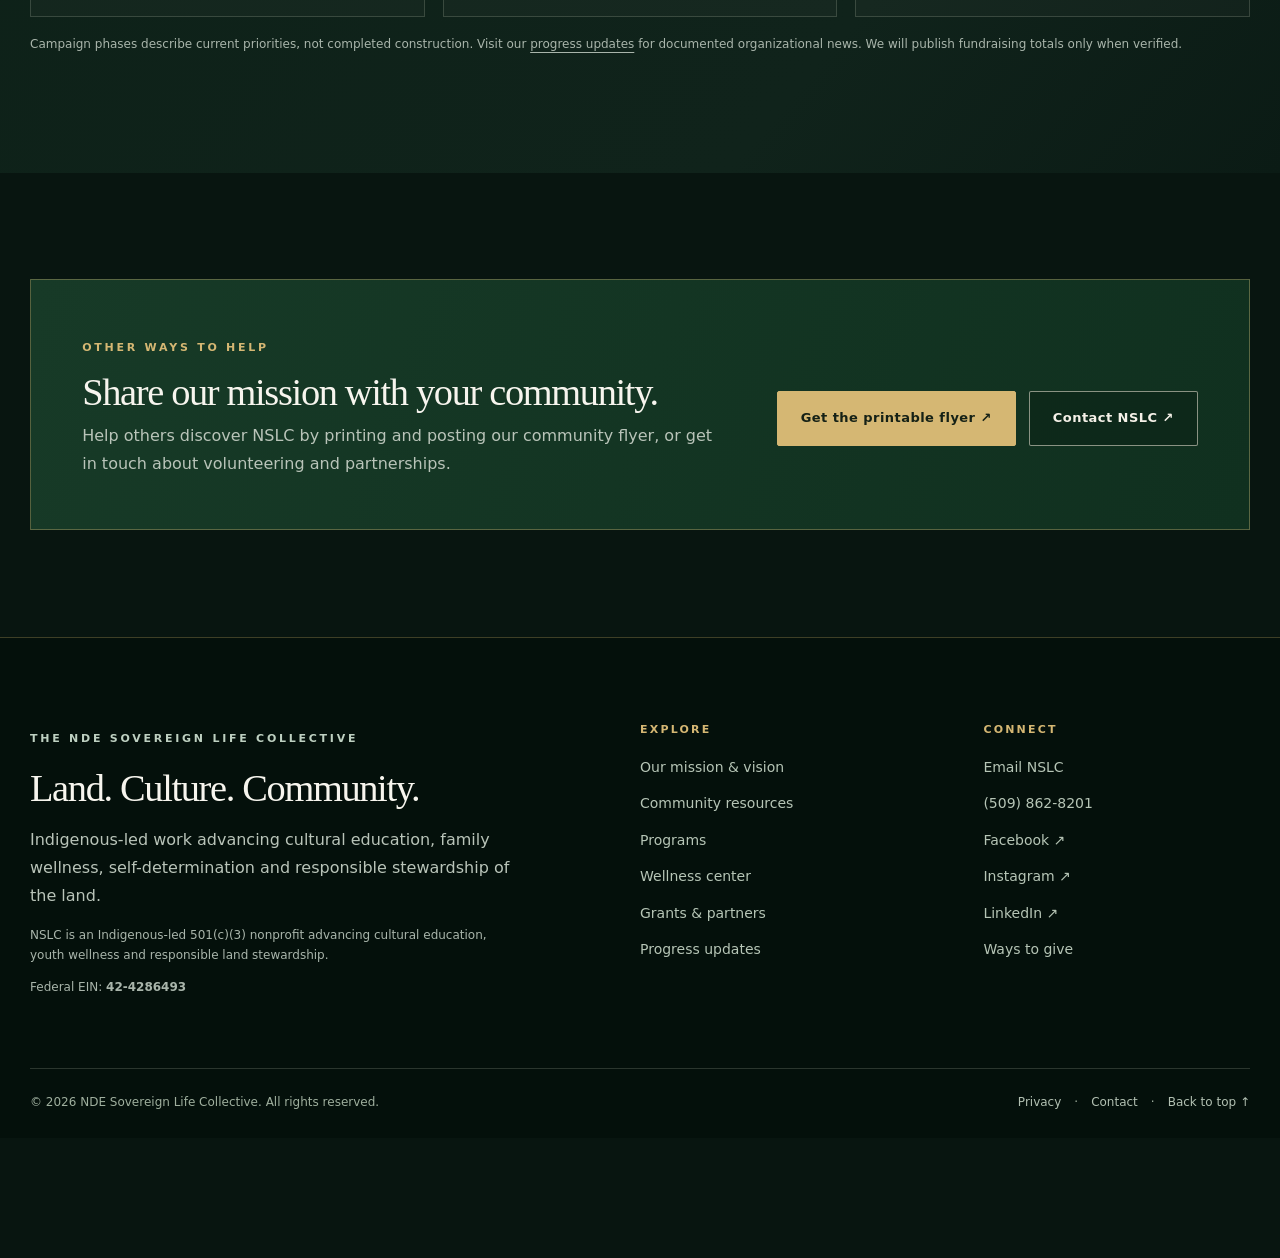
<file: donate.html>
<!doctype html>
<html lang="en">
<head>
<meta charset="utf-8">
<meta name="viewport" content="width=device-width, initial-scale=1">
<meta name="color-scheme" content="dark">
<meta name="theme-color" content="#09160f">
<title>Support Our Mission | NDE Sovereign Life Collective</title>
<meta name="description" content="Make a contribution to NDE Sovereign Life Collective and support Indigenous-led community wellness, cultural education and land stewardship.">
<link rel="canonical" href="https://nde-collective.org/donate.html">
<link rel="icon" href="favicon.svg" type="image/svg+xml">
<link rel="stylesheet" href="assets/css/styles.css">
<link rel="stylesheet" href="assets/css/audio-player.css">
<meta property="og:type" content="website">
<meta property="og:site_name" content="NDE Sovereign Life Collective">
<meta property="og:title" content="Support Our Mission | NDE Sovereign Life Collective">
<meta property="og:description" content="Make a contribution to NDE Sovereign Life Collective and support Indigenous-led community wellness, cultural education and land stewardship.">
<meta property="og:url" content="https://nde-collective.org/donate.html">
<meta property="og:image" content="https://nde-collective.org/assets/images/park-hero.webp">
<meta property="og:image:alt" content="Conceptual aerial rendering of the proposed NDE RV Park and Wellness Center">
<meta name="twitter:card" content="summary_large_image">
<script type="application/ld+json">{"@context": "https://schema.org", "@type": "NGO", "name": "NDE Sovereign Life Collective", "url": "https://nde-collective.org/", "description": "Indigenous-led nonprofit advancing community wellness, cultural education and land stewardship.", "email": "info@nde-collective.org", "telephone": "+1-509-862-8201", "nonprofitStatus": "Nonprofit501c3", "taxID": "42-4286493", "sameAs": ["https://www.facebook.com/ndesovereign"]}</script>
<script src="assets/js/main.js" defer></script>
<script src="assets/js/audio-player.js?v=20261105-playlist-fix" defer></script>
</head>
<body class="">
<a class="skip-link" href="#main">Skip to content</a>
<header class="site-header" id="top">
  <div class="header-inner container-wide">
    <a class="brand" href="index.html" aria-label="NDE Sovereign Life Collective home">
      <span class="brand-emblem" aria-hidden="true"><img src="assets/images/NSLC Logo with Name.png" alt="" width="54" height="54" onerror="this.remove()"><span class="brand-fallback">NDE</span></span>
      <span class="brand-wordmark"><strong>NDE SOVEREIGN</strong><span>LIFE COLLECTIVE</span></span>
    </a>
    <button class="menu-toggle" type="button" aria-controls="primary-navigation" aria-expanded="false" aria-label="Toggle navigation menu"><span class="menu-icon" aria-hidden="true"></span><span>Menu</span></button>
    <nav id="primary-navigation" class="site-nav" aria-label="Primary navigation"><a href="index.html">Home</a>
<a href="about.html">About Us</a>
<a href="community-resources.html">Community Resources</a>
<a href="programs.html">Programs</a>
<a href="rv-park.html">RV Park</a>
<a href="concepts.html">Concepts for Growth</a>
<a href="grants.html">Grants &amp; Partners</a>
<a href="updates.html">Progress</a>
<a href="contact.html">Contact</a>
<a class="nav-donate" href="donate.html">Support Our Mission <span aria-hidden="true">↗</span></a></nav>
  </div>
</header>
<main id="main"><section class="page-hero"><div class="container"><span class="eyebrow">YOUR GIFT MATTERS</span><h1>Support the Mission</h1><p class="lede">Help NDE Sovereign Life Collective take its next steps toward cultural education, wellness and responsible land development.</p><span class="status-pill"><span aria-hidden="true" class="status-dot"></span>501(c)(3) NONPROFIT</span></div></section>
<section class="section"><div class="container donate-grid"><div><span class="eyebrow">GIVE WITH PURPOSE</span><h2 class="display">Build a future <em>worth sharing.</em></h2><p class="lead">Gifts help support NSLC's charitable work, organizational capacity, outreach, project planning and land-based vision, subject to the terms of the donation campaign.</p><p>Contributions support charitable purposes under the applicable campaign terms; they do not purchase bookings, memberships, ownership interests or a guaranteed outcome for any particular property.</p><div class="notice-bar"><strong>Our nonprofit status:</strong> NSLC is recognized as a 501(c)(3) organization (Federal EIN: <strong>42-4286493</strong>). Donors should retain payment receipts and consult their tax adviser about deductibility.</div></div><div class="notice-bar"><strong>Washington charitable solicitation information:</strong> This request for charitable support is made by <strong>NDE Sovereign Life Collective</strong>, with a mailing address in <strong>Colbert, Washington</strong>. Its Washington State Charitable Organization Registration was filed on August 17, 2026 (Registration No. <strong>2013537</strong>). Additional financial and other information filed with the Washington Secretary of State may be requested by calling <a href="tel:+13607250377">360-725-0377</a> or visiting <a href="https://ccfs.sos.wa.gov/#/cftSearch" target="_blank" rel="noopener noreferrer">the Washington Charities Program's public records</a>. State registration does not constitute government endorsement.</div><div class="donate-card"><span class="eyebrow gold">SECURE THIRD-PARTY GIVING</span><h3>Choose your giving platform</h3><p>Donations are processed by the platforms below, not by this website.</p><a class="btn btn-gold full" href="https://www.zeffy.com/en-US/donation-form/donate-to-change-lives-25837" target="_blank" rel="noopener noreferrer">Give securely on Zeffy ↗</a><a class="btn btn-outline full" href="https://www.gofundme.com/f/help-nde-sovereign-life-collective-become-an-official-nonpro" target="_blank" rel="noopener noreferrer">Support on GoFundMe ↗</a><p class="micro">Each platform has its own payment, fee and privacy terms. Please review the destination before contributing.</p></div></div></section>
<section class="section alt-section" id="youth-program-fundraising" aria-labelledby="youth-campaign-title">
  <div class="container split-layout">
    <div>
      <span class="eyebrow gold">CURRENT GOFUNDME CAMPAIGN · $15,000 GOAL</span>
      <h2 class="display" id="youth-campaign-title">Every child deserves <em>a chance to belong.</em></h2>
      <p class="lead">Our first fundraising campaign is focused on taking meaningful steps toward Indigenous Martial Arts and youth wellness programming.</p>
    </div>
    <div class="copy-column">
      <p>Contributions to this campaign are intended to help with training mats, safety equipment, uniforms, insurance, facility expenses and program development, including the foundation of a proposed training scholarship fund.</p>
      <p>We hope those scholarships will help qualifying children and families participate when training fees or equipment costs would otherwise be a barrier. Scholarships are a goal we are working toward; they are not yet available, and we cannot promise free classes to everyone.</p>
      <p><strong>This $15,000 campaign is for initial youth martial arts and wellness programming—not the purchase or development of the future NDE RV Park &amp; Wellness Center.</strong> The wellness center is a separate, long-term vision.</p>
      <a class="btn btn-gold" href="https://www.gofundme.com/f/help-nde-sovereign-life-collective-become-an-official-nonpro" target="_blank" rel="noopener noreferrer">Read our story on GoFundMe ↗</a>
    </div>
  </div>
</section>
<section class="section alt-section"><div class="container"><div class="section-heading"><div><span class="eyebrow">CAPITAL PROJECT VISION</span><h2 class="display">The path from <em>idea to impact.</em></h2></div></div><div class="three-up"><article class="feature-card"><span class="card-index">PHASE I</span><h3>Land &amp; feasibility</h3><p>Identify and acquire a suitable parcel, then complete due diligence and site investigations.</p></article><article class="feature-card"><span class="card-index">PHASE II</span><h3>Infrastructure &amp; buildings</h3><p>Plan and fund the integrated center, essential utilities, safe access and the separate Event Center.</p></article><article class="feature-card"><span class="card-index">PHASE III</span><h3>Programs &amp; stewardship</h3><p>Develop youth, culture and wellness opportunities, guest amenities, trails and a substantial natural reserve.</p></article></div><p class="fineprint">Campaign phases describe current priorities, not completed construction. Visit our <a href="updates.html">progress updates</a> for documented organizational news. We will publish fundraising totals only when verified.</p></div></section>
<section class="section"><div class="container cta-panel"><div><span class="eyebrow gold">OTHER WAYS TO HELP</span><h2>Share our mission with your community.</h2><p>Help others discover NSLC by printing and posting our community flyer, or get in touch about volunteering and partnerships.</p></div><div class="actions"><a class="btn btn-gold" href="contact.html#share-our-flyer">Get the printable flyer ↗</a><a class="btn btn-outline" href="contact.html">Contact NSLC ↗</a></div></div></section>
</main>
<footer class="site-footer">
  <div class="container footer-grid">
    <div class="footer-about"><div class="eyebrow">THE NDE SOVEREIGN LIFE COLLECTIVE</div><h2>Land. Culture. Community.</h2><p>Indigenous-led work advancing cultural education, family wellness, self-determination and responsible stewardship of the land.</p><p class="micro">NSLC is an Indigenous-led 501(c)(3) nonprofit advancing cultural education, youth wellness and responsible land stewardship.</p><p class="micro">Federal EIN: <strong>42-4286493</strong></p></div>
    <div><h3>Explore</h3><a href="about.html#mission">Our mission &amp; vision</a><a href="community-resources.html">Community resources</a><a href="programs.html">Programs</a><a href="rv-park.html">Wellness center</a><a href="grants.html">Grants &amp; partners</a><a href="updates.html">Progress updates</a></div>
    <div><h3>Connect</h3><a href="mailto:info@nde-collective.org">Email NSLC</a><a href="tel:+15098628201">(509) 862-8201</a><a href="https://www.facebook.com/ndesovereign" target="_blank" rel="noopener noreferrer">Facebook ↗</a><a href="https://www.instagram.com/ndesovereignlifecollective/" target="_blank" rel="noopener noreferrer">Instagram ↗</a><a href="https://www.linkedin.com/company/nde-sovereign-life-collective/" target="_blank" rel="noopener noreferrer">LinkedIn ↗</a><a href="donate.html">Ways to give</a></div>
  </div>
  <div class="container footer-bottom"><span>© <span data-year>2026</span> NDE Sovereign Life Collective. All rights reserved.</span><span><a href="privacy.html">Privacy</a><span aria-hidden="true">·</span><a href="contact.html">Contact</a><span aria-hidden="true">·</span><a href="#top">Back to top ↑</a></span></div>
</footer>
<dialog class="lightbox" id="image-dialog" aria-label="Expanded concept illustration"><button class="lightbox-close" type="button" data-lightbox-close aria-label="Close image">×</button><img class="lightbox-image" alt=""><p class="lightbox-caption"></p></dialog>
</body>
</html>
</file>
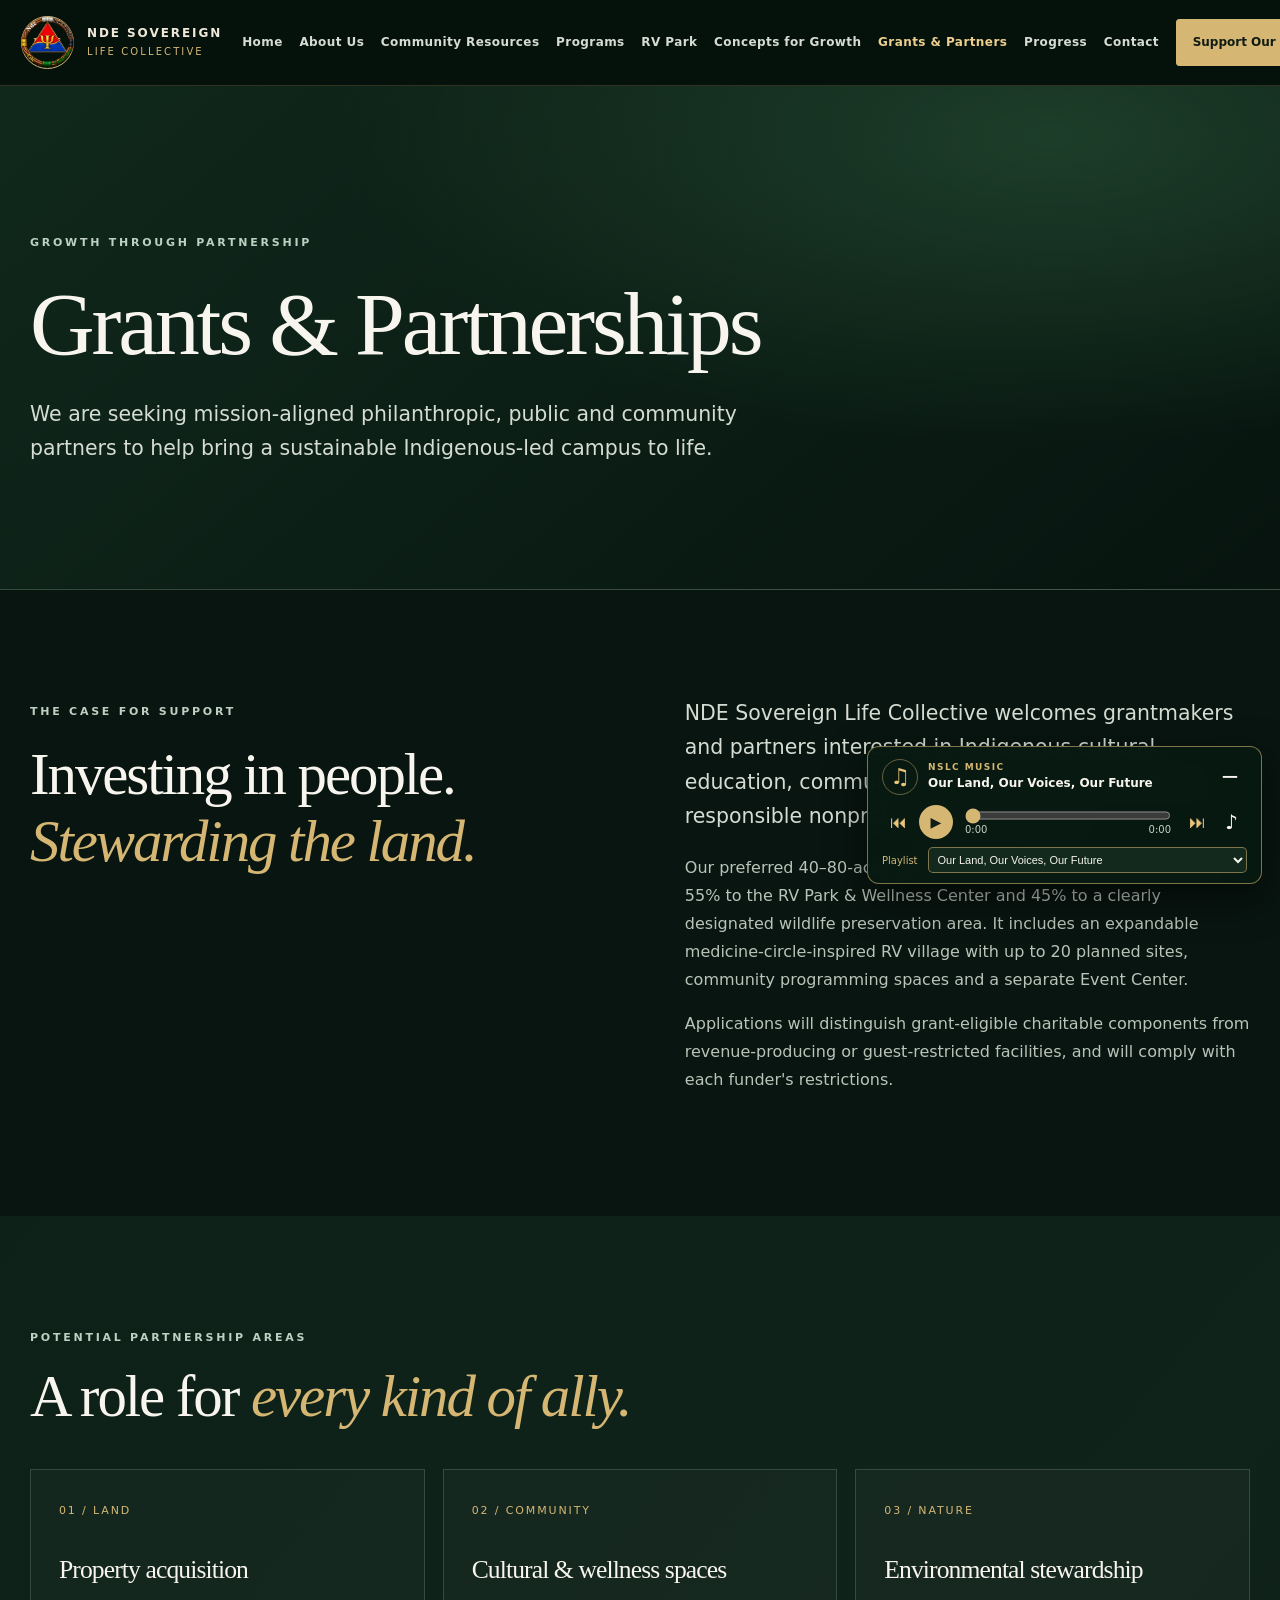
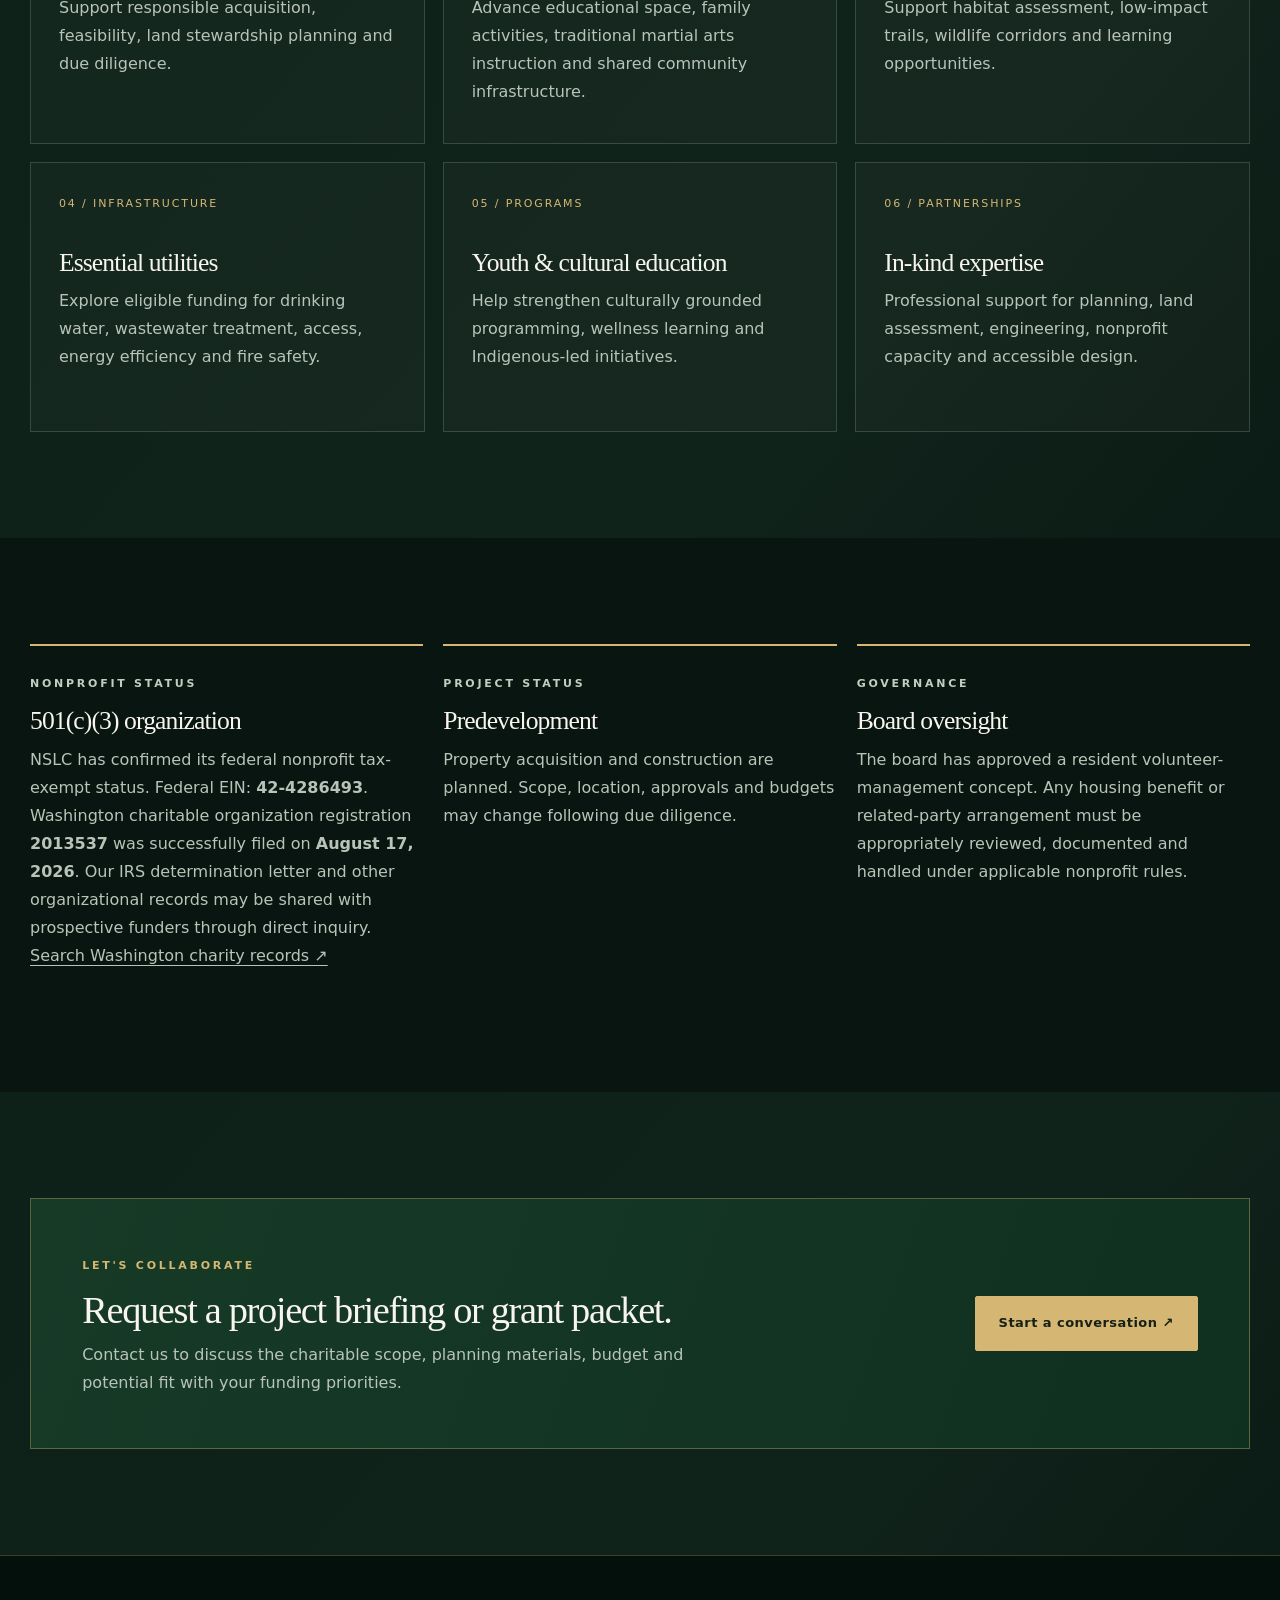
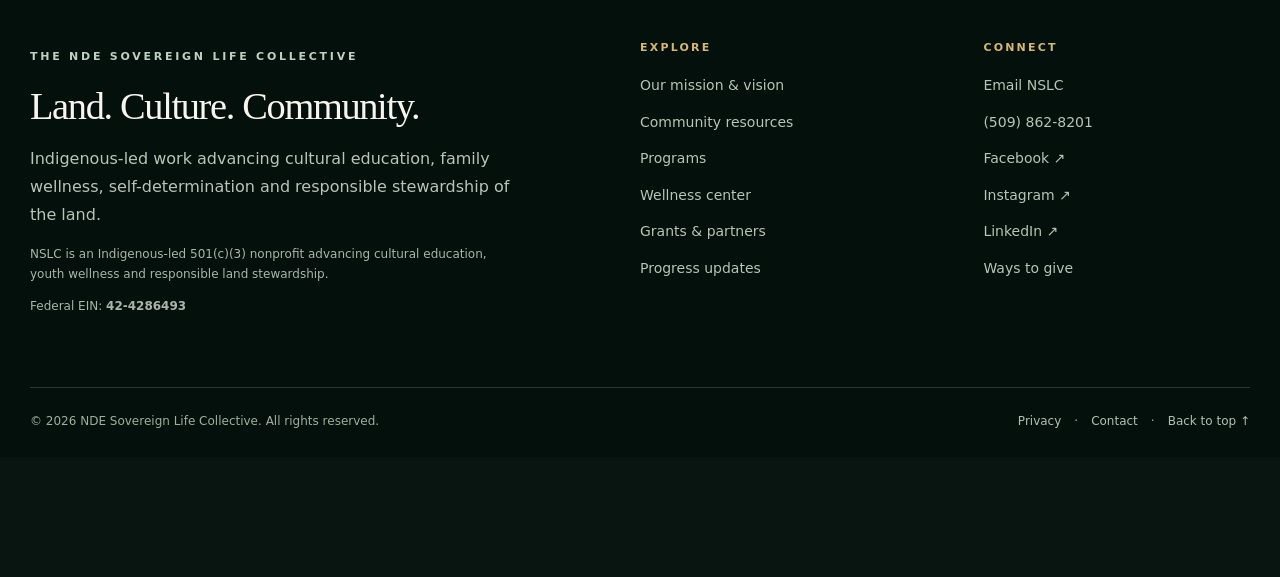
<file: grants.html>
<!doctype html>
<html lang="en">
<head>
<meta charset="utf-8">
<meta name="viewport" content="width=device-width, initial-scale=1">
<meta name="color-scheme" content="dark">
<meta name="theme-color" content="#09160f">
<title>Grants &amp; Partnerships | NDE Sovereign Life Collective</title>
<meta name="description" content="Explore the NDE Sovereign Life Collective capital development vision and learn how funders and partners can support its charitable programs.">
<link rel="canonical" href="https://nde-collective.org/grants.html">
<link rel="icon" href="favicon.svg" type="image/svg+xml">
<link rel="stylesheet" href="assets/css/styles.css">
<link rel="stylesheet" href="assets/css/audio-player.css">
<meta property="og:type" content="website">
<meta property="og:site_name" content="NDE Sovereign Life Collective">
<meta property="og:title" content="Grants &amp; Partnerships | NDE Sovereign Life Collective">
<meta property="og:description" content="Explore the NDE Sovereign Life Collective capital development vision and learn how funders and partners can support its charitable programs.">
<meta property="og:url" content="https://nde-collective.org/grants.html">
<meta property="og:image" content="https://nde-collective.org/assets/images/park-hero.webp">
<meta property="og:image:alt" content="Conceptual aerial rendering of the proposed NDE RV Park and Wellness Center">
<meta name="twitter:card" content="summary_large_image">
<script type="application/ld+json">{"@context": "https://schema.org", "@type": "NGO", "name": "NDE Sovereign Life Collective", "url": "https://nde-collective.org/", "description": "Indigenous-led nonprofit advancing community wellness, cultural education and land stewardship.", "email": "info@nde-collective.org", "telephone": "+1-509-862-8201", "nonprofitStatus": "Nonprofit501c3", "taxID": "42-4286493", "sameAs": ["https://www.facebook.com/ndesovereign"]}</script>
<script src="assets/js/main.js" defer></script>
<script src="assets/js/audio-player.js?v=20261105-playlist-fix" defer></script>
</head>
<body class="">
<a class="skip-link" href="#main">Skip to content</a>
<header class="site-header" id="top">
  <div class="header-inner container-wide">
    <a class="brand" href="index.html" aria-label="NDE Sovereign Life Collective home">
      <span class="brand-emblem" aria-hidden="true"><img src="assets/images/NSLC Logo with Name.png" alt="" width="54" height="54" onerror="this.remove()"><span class="brand-fallback">NDE</span></span>
      <span class="brand-wordmark"><strong>NDE SOVEREIGN</strong><span>LIFE COLLECTIVE</span></span>
    </a>
    <button class="menu-toggle" type="button" aria-controls="primary-navigation" aria-expanded="false" aria-label="Toggle navigation menu"><span class="menu-icon" aria-hidden="true"></span><span>Menu</span></button>
    <nav id="primary-navigation" class="site-nav" aria-label="Primary navigation"><a href="index.html">Home</a>
<a href="about.html">About Us</a>
<a href="community-resources.html">Community Resources</a>
<a href="programs.html">Programs</a>
<a href="rv-park.html">RV Park</a>
<a href="concepts.html">Concepts for Growth</a>
<a href="grants.html" aria-current="page">Grants &amp; Partners</a>
<a href="updates.html">Progress</a>
<a href="contact.html">Contact</a>
<a class="nav-donate" href="donate.html">Support Our Mission <span aria-hidden="true">↗</span></a></nav>
  </div>
</header>
<main id="main"><section class="page-hero"><div class="container"><span class="eyebrow">GROWTH THROUGH PARTNERSHIP</span><h1>Grants &amp; Partnerships</h1><p class="lede">We are seeking mission-aligned philanthropic, public and community partners to help bring a sustainable Indigenous-led campus to life.</p></div></section>
<section class="section"><div class="container split-layout"><div><span class="eyebrow">THE CASE FOR SUPPORT</span><h2 class="display">Investing in people.<br><em>Stewarding the land.</em></h2></div><div class="copy-column"><p class="lead">NDE Sovereign Life Collective welcomes grantmakers and partners interested in Indigenous cultural education, community wellness, conservation and responsible nonprofit capacity-building.</p><p>Our preferred 40–80-acre campus concept allocates approximately 55% to the RV Park &amp; Wellness Center and 45% to a clearly designated wildlife preservation area. It includes an expandable medicine-circle-inspired RV village with up to 20 planned sites, community programming spaces and a separate Event Center.</p><p>Applications will distinguish grant-eligible charitable components from revenue-producing or guest-restricted facilities, and will comply with each funder's restrictions.</p></div></div></section>
<section class="section alt-section"><div class="container"><div class="section-heading"><div><span class="eyebrow">POTENTIAL PARTNERSHIP AREAS</span><h2 class="display">A role for <em>every kind of ally.</em></h2></div></div><div class="three-up"><article class="feature-card"><span class="card-index">01 / LAND</span><h3>Property acquisition</h3><p>Support responsible acquisition, feasibility, land stewardship planning and due diligence.</p></article><article class="feature-card"><span class="card-index">02 / COMMUNITY</span><h3>Cultural &amp; wellness spaces</h3><p>Advance educational space, family activities, traditional martial arts instruction and shared community infrastructure.</p></article><article class="feature-card"><span class="card-index">03 / NATURE</span><h3>Environmental stewardship</h3><p>Support habitat assessment, low-impact trails, wildlife corridors and learning opportunities.</p></article><article class="feature-card"><span class="card-index">04 / INFRASTRUCTURE</span><h3>Essential utilities</h3><p>Explore eligible funding for drinking water, wastewater treatment, access, energy efficiency and fire safety.</p></article><article class="feature-card"><span class="card-index">05 / PROGRAMS</span><h3>Youth &amp; cultural education</h3><p>Help strengthen culturally grounded programming, wellness learning and Indigenous-led initiatives.</p></article><article class="feature-card"><span class="card-index">06 / PARTNERSHIPS</span><h3>In-kind expertise</h3><p>Professional support for planning, land assessment, engineering, nonprofit capacity and accessible design.</p></article></div></div></section>
<section class="section"><div class="container"><div class="disclosure-grid"><div><span class="eyebrow">NONPROFIT STATUS</span><h3>501(c)(3) organization</h3><p>NSLC has confirmed its federal nonprofit tax-exempt status. Federal EIN: <strong>42-4286493</strong>. Washington charitable organization registration <strong>2013537</strong> was successfully filed on <strong>August 17, 2026</strong>. Our IRS determination letter and other organizational records may be shared with prospective funders through direct inquiry. <a href="https://ccfs.sos.wa.gov/#/cftSearch" target="_blank" rel="noopener noreferrer">Search Washington charity records ↗</a></p></div><div><span class="eyebrow">PROJECT STATUS</span><h3>Predevelopment</h3><p>Property acquisition and construction are planned. Scope, location, approvals and budgets may change following due diligence.</p></div><div><span class="eyebrow">GOVERNANCE</span><h3>Board oversight</h3><p>The board has approved a resident volunteer-management concept. Any housing benefit or related-party arrangement must be appropriately reviewed, documented and handled under applicable nonprofit rules.</p></div></div></div></section>
<section class="section alt-section"><div class="container cta-panel"><div><span class="eyebrow gold">LET'S COLLABORATE</span><h2>Request a project briefing or grant packet.</h2><p>Contact us to discuss the charitable scope, planning materials, budget and potential fit with your funding priorities.</p></div><a class="btn btn-gold" href="contact.html">Start a conversation ↗</a></div></section>
</main>
<footer class="site-footer">
  <div class="container footer-grid">
    <div class="footer-about"><div class="eyebrow">THE NDE SOVEREIGN LIFE COLLECTIVE</div><h2>Land. Culture. Community.</h2><p>Indigenous-led work advancing cultural education, family wellness, self-determination and responsible stewardship of the land.</p><p class="micro">NSLC is an Indigenous-led 501(c)(3) nonprofit advancing cultural education, youth wellness and responsible land stewardship.</p><p class="micro">Federal EIN: <strong>42-4286493</strong></p></div>
    <div><h3>Explore</h3><a href="about.html#mission">Our mission &amp; vision</a><a href="community-resources.html">Community resources</a><a href="programs.html">Programs</a><a href="rv-park.html">Wellness center</a><a href="grants.html">Grants &amp; partners</a><a href="updates.html">Progress updates</a></div>
    <div><h3>Connect</h3><a href="mailto:info@nde-collective.org">Email NSLC</a><a href="tel:+15098628201">(509) 862-8201</a><a href="https://www.facebook.com/ndesovereign" target="_blank" rel="noopener noreferrer">Facebook ↗</a><a href="https://www.instagram.com/ndesovereignlifecollective/" target="_blank" rel="noopener noreferrer">Instagram ↗</a><a href="https://www.linkedin.com/company/nde-sovereign-life-collective/" target="_blank" rel="noopener noreferrer">LinkedIn ↗</a><a href="donate.html">Ways to give</a></div>
  </div>
  <div class="container footer-bottom"><span>© <span data-year>2026</span> NDE Sovereign Life Collective. All rights reserved.</span><span><a href="privacy.html">Privacy</a><span aria-hidden="true">·</span><a href="contact.html">Contact</a><span aria-hidden="true">·</span><a href="#top">Back to top ↑</a></span></div>
</footer>
<dialog class="lightbox" id="image-dialog" aria-label="Expanded concept illustration"><button class="lightbox-close" type="button" data-lightbox-close aria-label="Close image">×</button><img class="lightbox-image" alt=""><p class="lightbox-caption"></p></dialog>
</body>
</html>
</file>
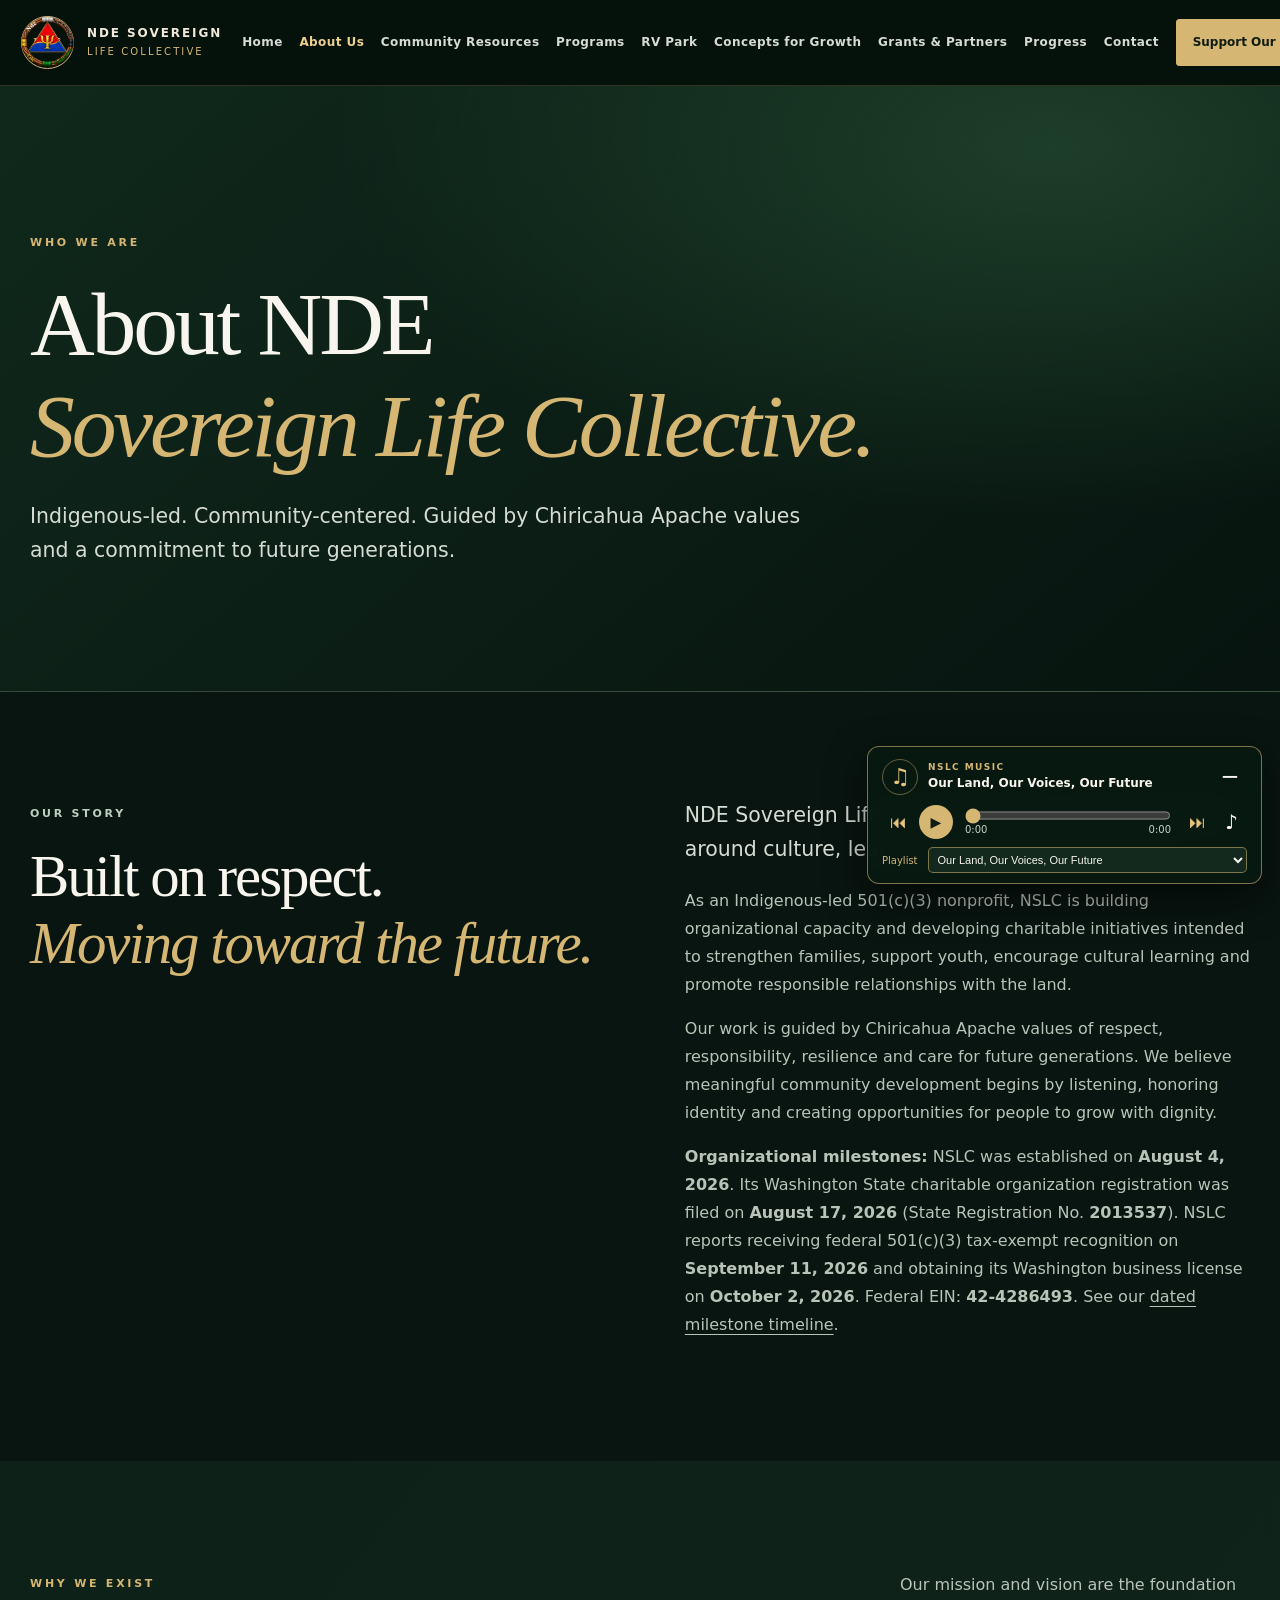
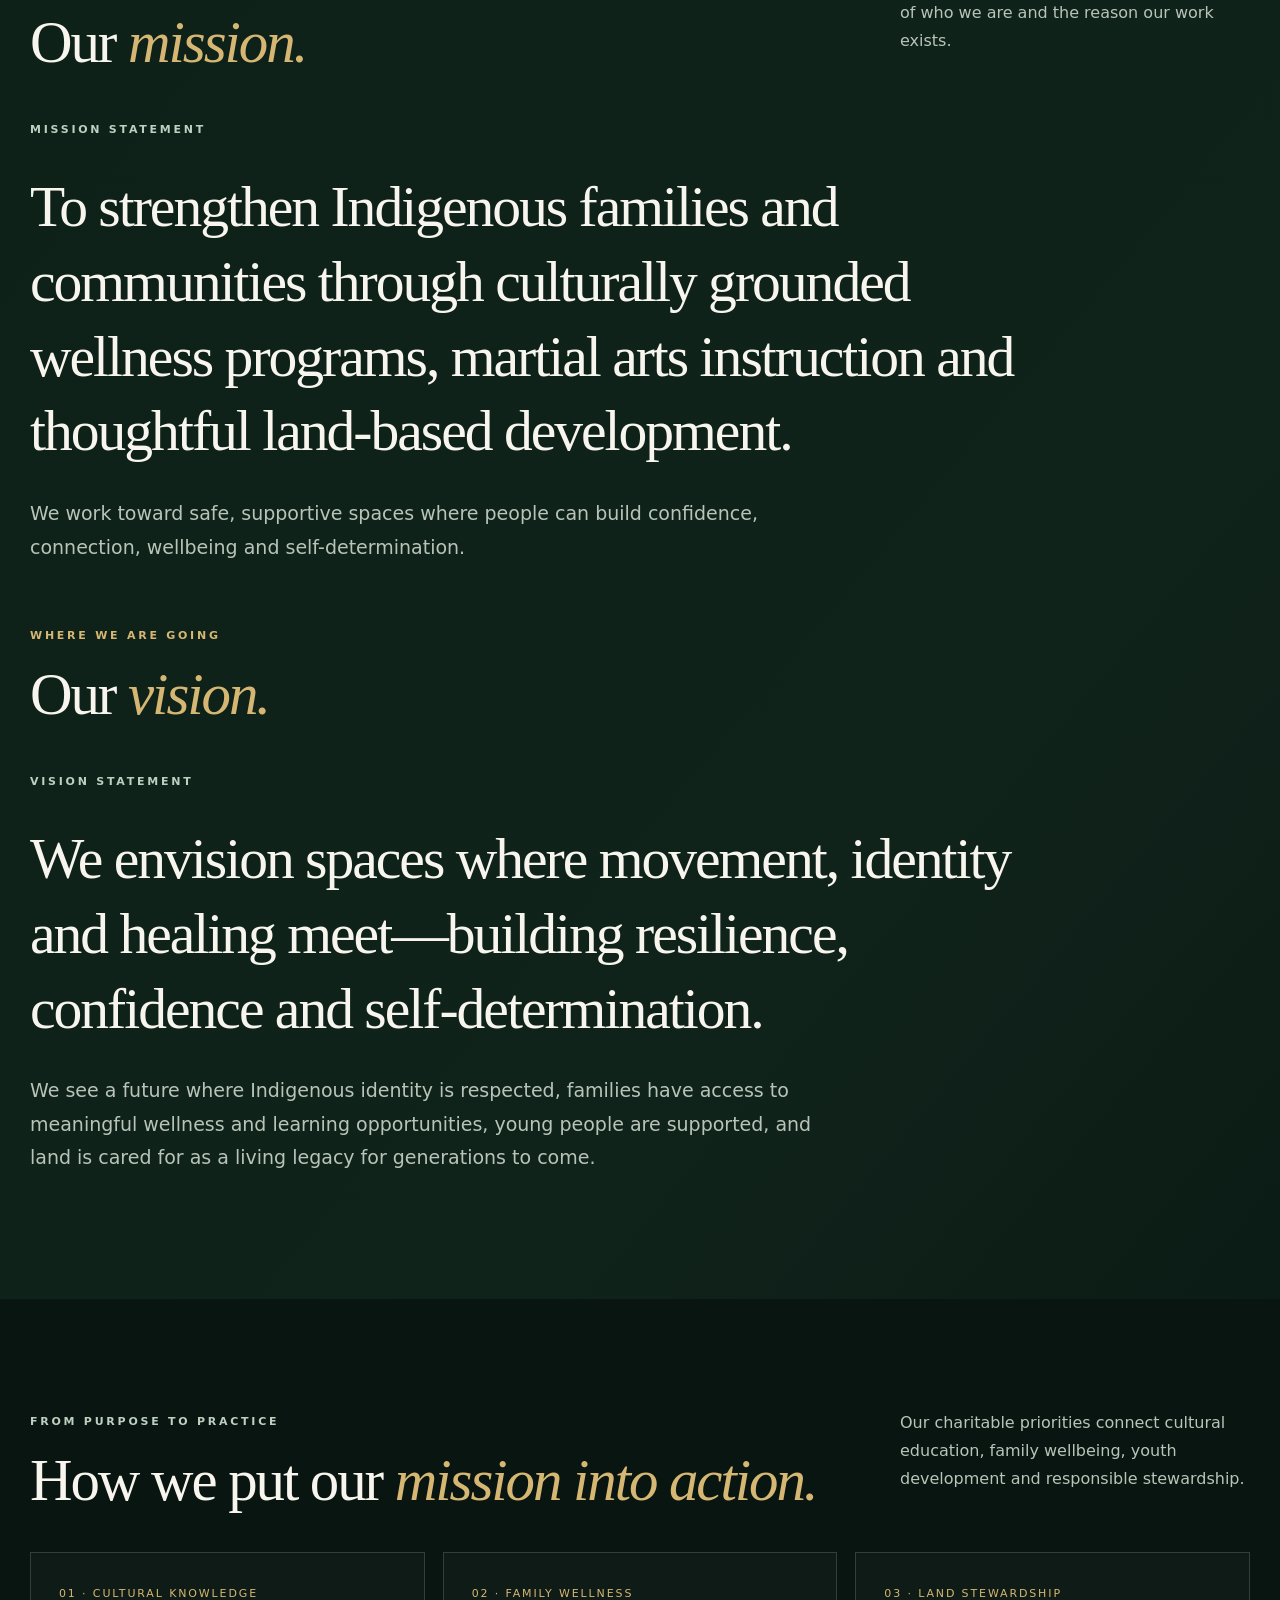
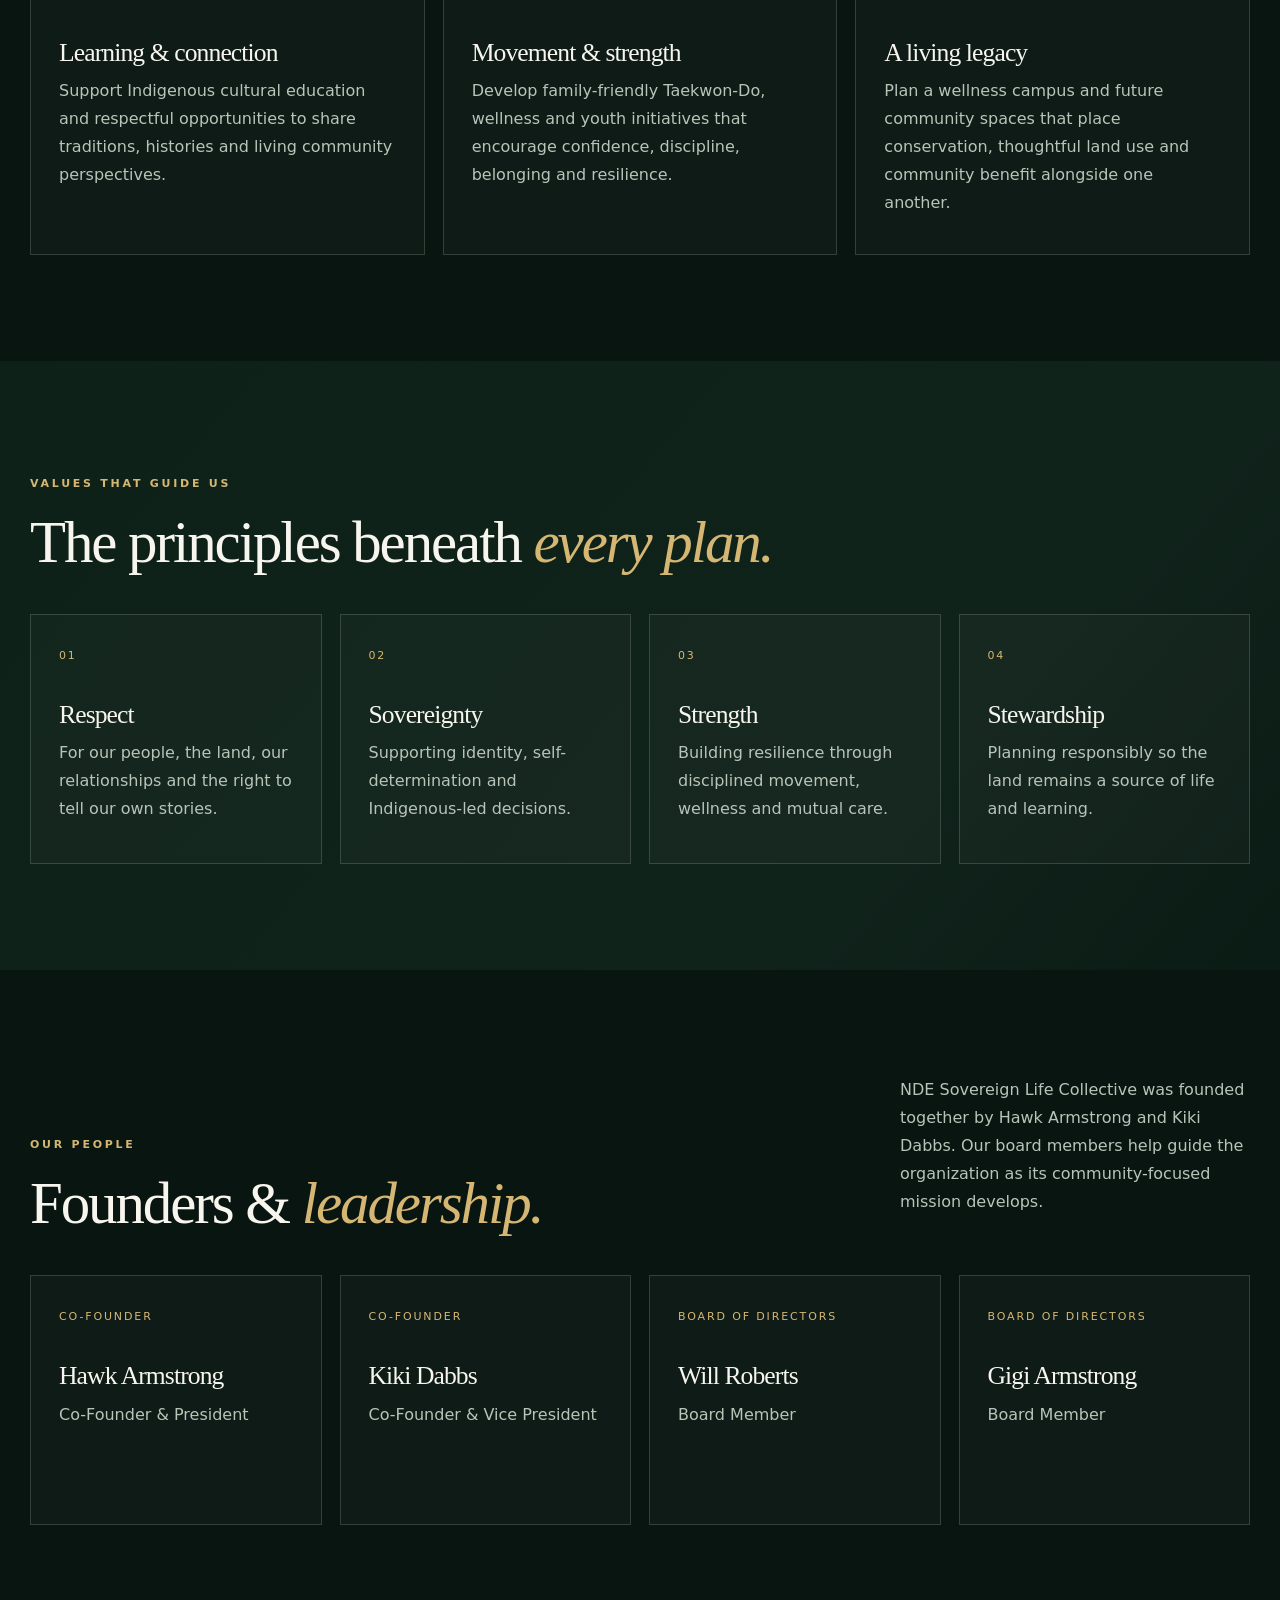
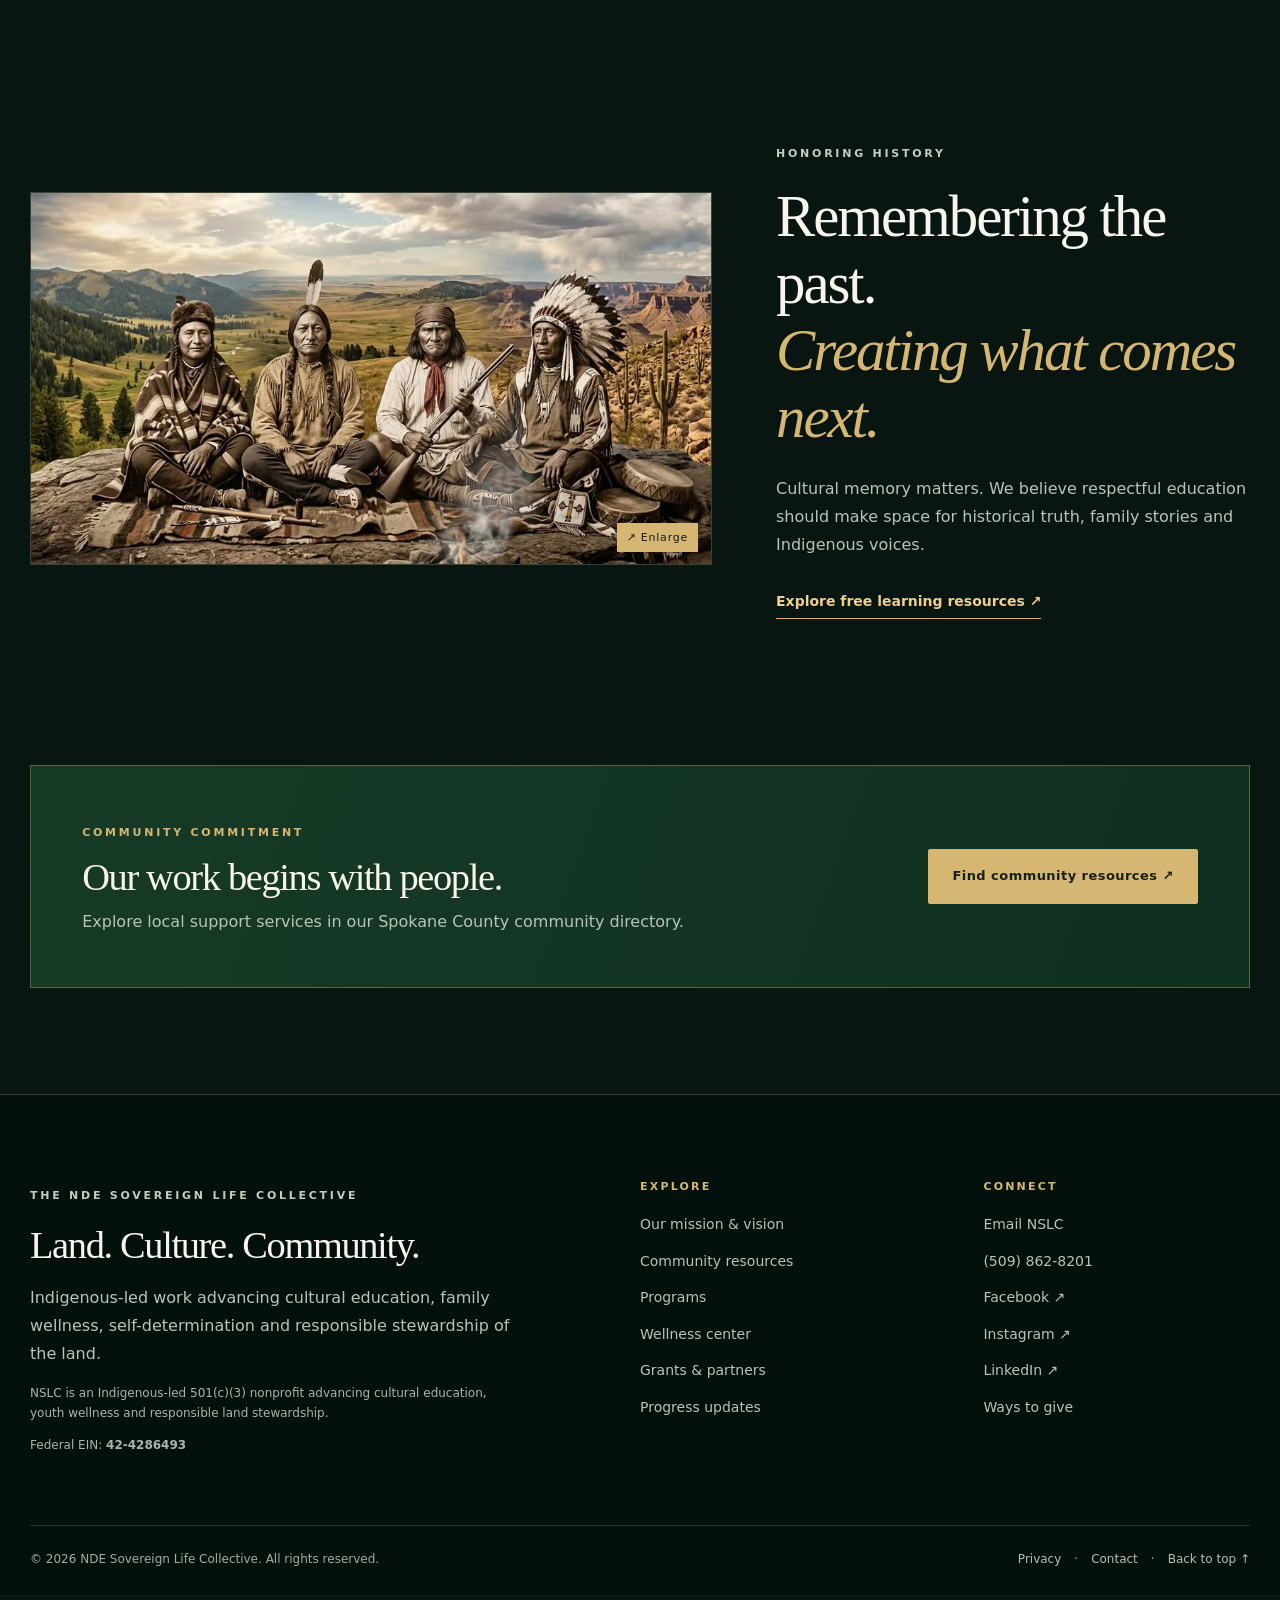
<file: mission.html>
<!doctype html>
<html lang="en"><head><meta charset="utf-8"><meta name="viewport" content="width=device-width, initial-scale=1"><meta name="color-scheme" content="dark"><title>Our Mission | NDE Sovereign Life Collective</title><meta name="description" content="Our mission and vision are part of the NDE Sovereign Life Collective About Us page."><link rel="canonical" href="https://nde-collective.org/about.html#mission"><meta http-equiv="refresh" content="0;url=about.html#mission"><link rel="stylesheet" href="assets/css/styles.css"><script>window.location.replace("about.html#mission");</script></head><body><main class="container section"><h1>Our mission &amp; vision</h1><p>Our mission and vision now appear on our <a href="about.html#mission">About Us page</a>.</p></main></body></html>
</file>
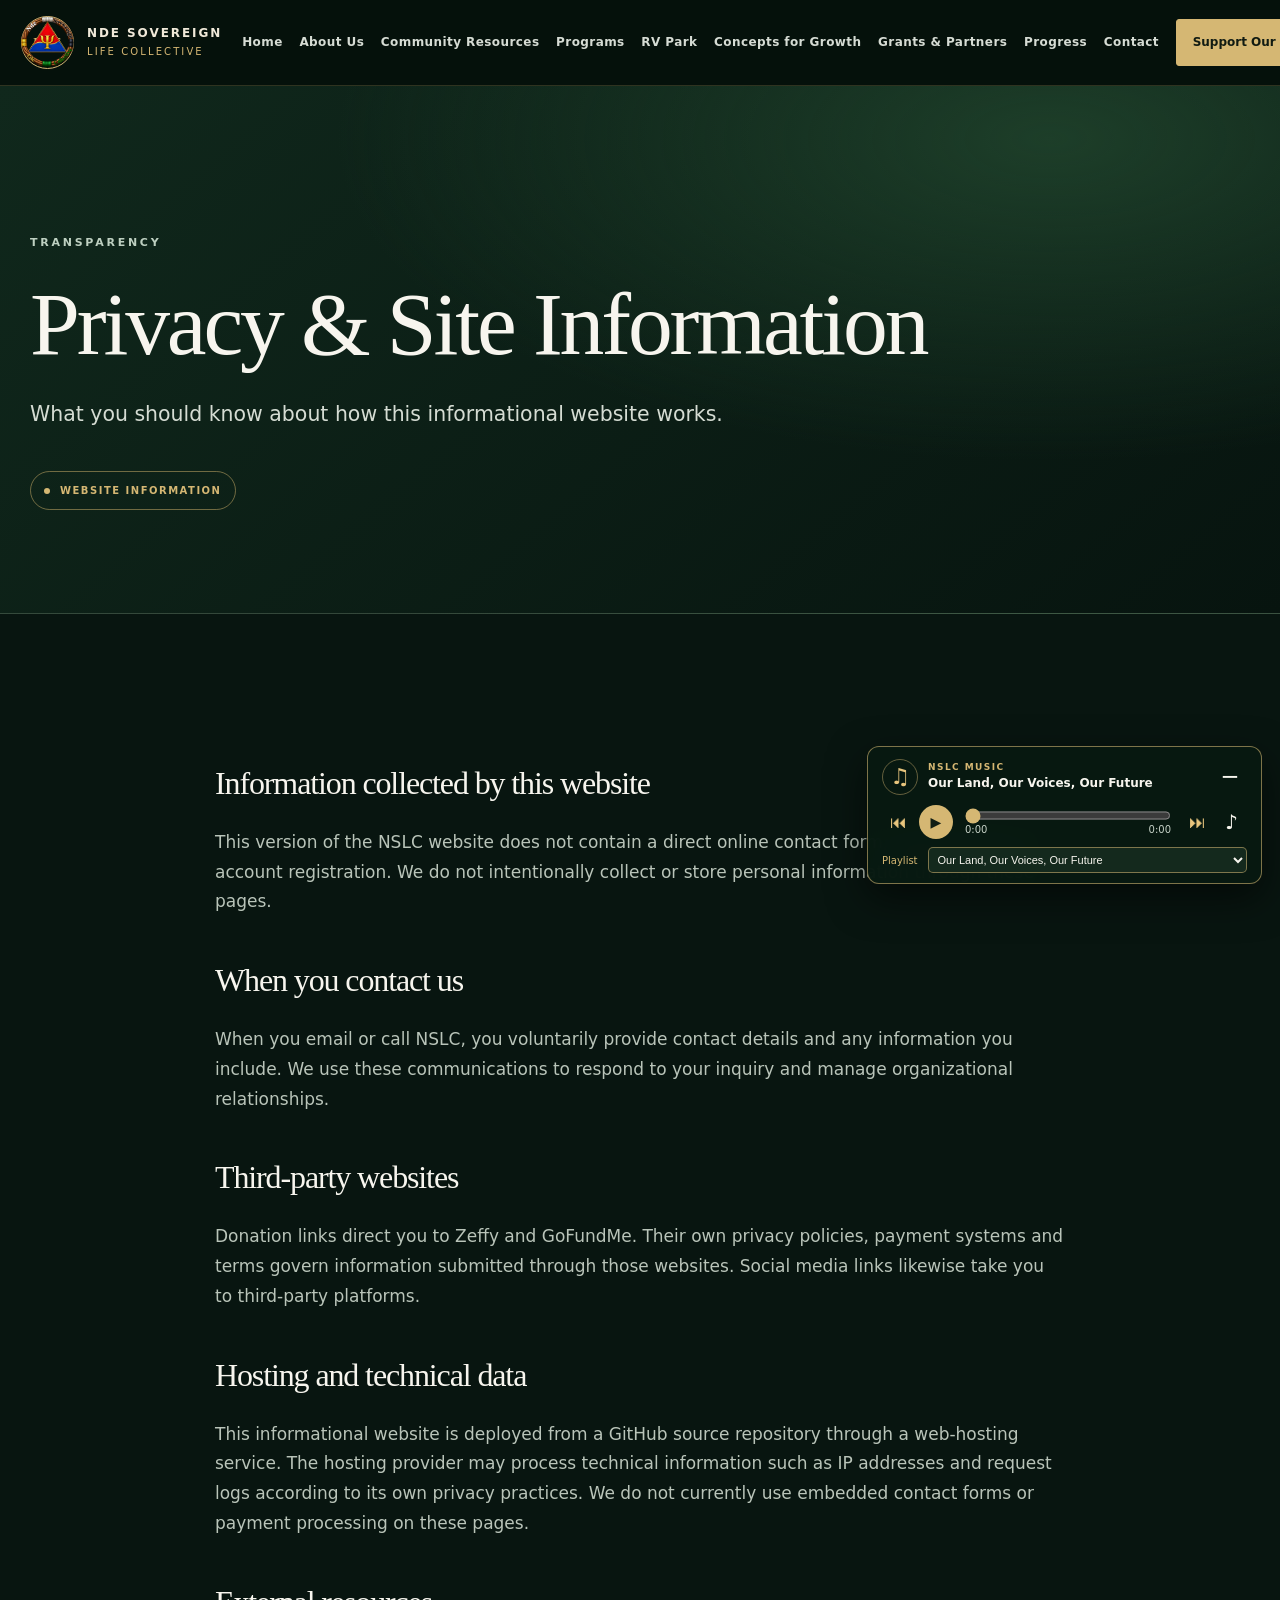
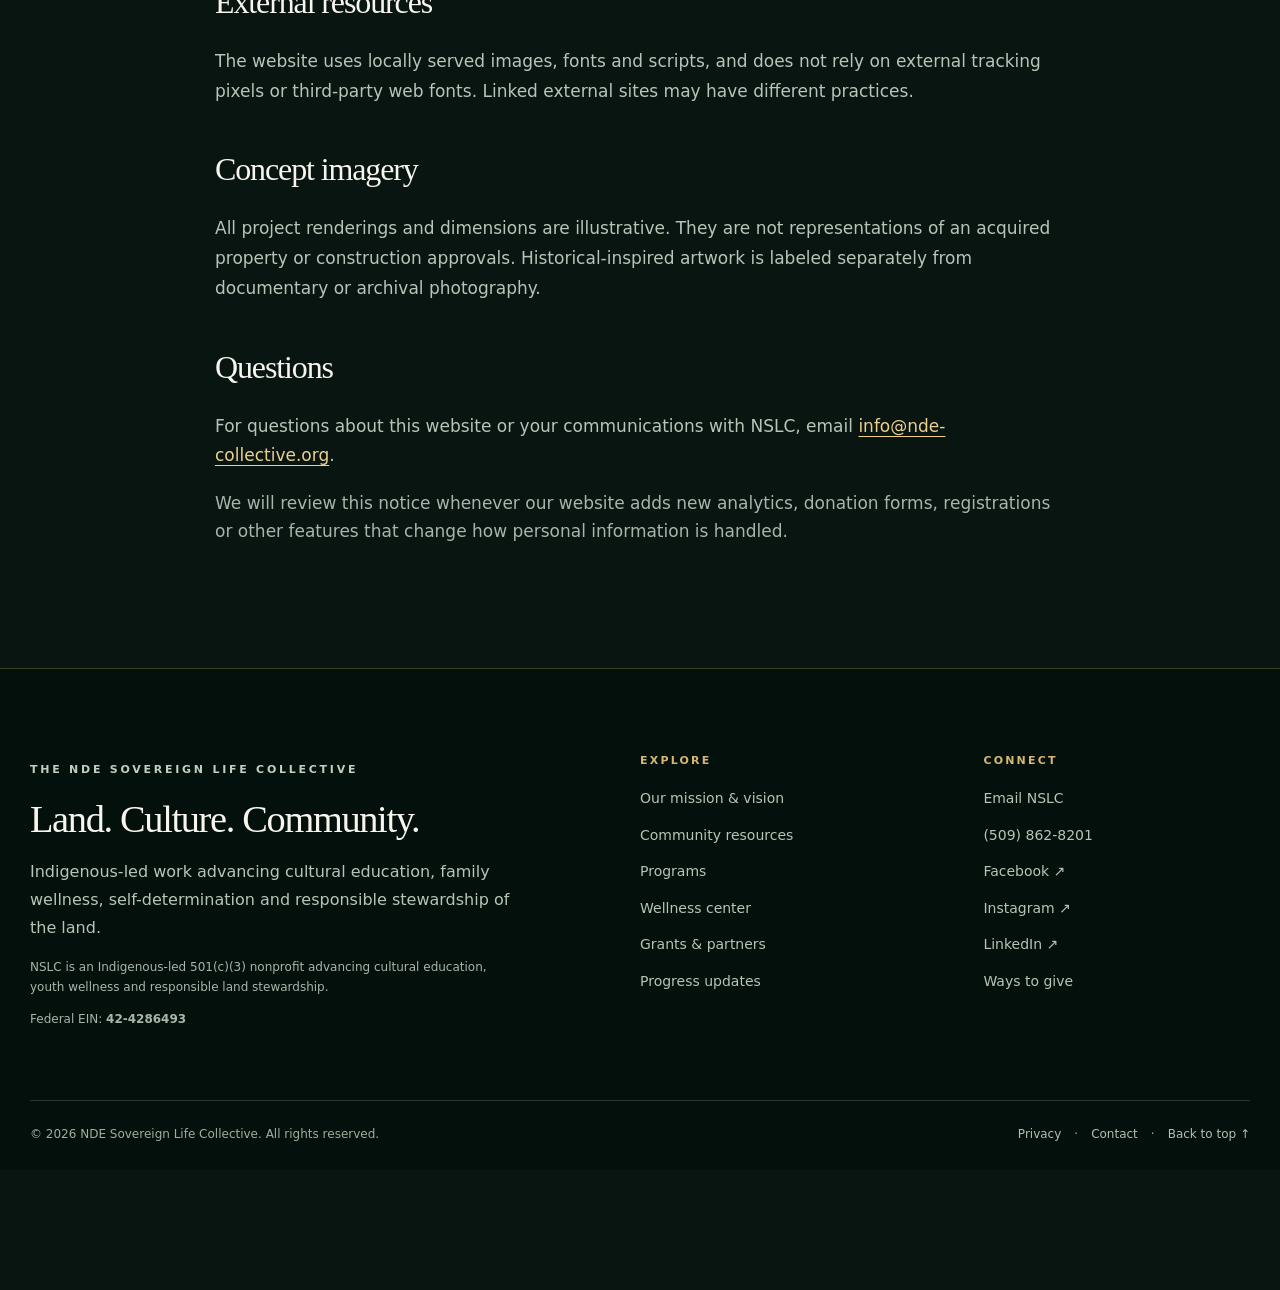
<file: privacy.html>
<!doctype html>
<html lang="en">
<head>
<meta charset="utf-8">
<meta name="viewport" content="width=device-width, initial-scale=1">
<meta name="color-scheme" content="dark">
<meta name="theme-color" content="#09160f">
<title>Privacy | NDE Sovereign Life Collective</title>
<meta name="description" content="Read how the NDE Sovereign Life Collective website handles website interactions and third-party donation links.">
<link rel="canonical" href="https://nde-collective.org/privacy.html">
<link rel="icon" href="favicon.svg" type="image/svg+xml">
<link rel="stylesheet" href="assets/css/styles.css">
<link rel="stylesheet" href="assets/css/audio-player.css">
<meta property="og:type" content="website">
<meta property="og:site_name" content="NDE Sovereign Life Collective">
<meta property="og:title" content="Privacy | NDE Sovereign Life Collective">
<meta property="og:description" content="Read how the NDE Sovereign Life Collective website handles website interactions and third-party donation links.">
<meta property="og:url" content="https://nde-collective.org/privacy.html">
<meta property="og:image" content="https://nde-collective.org/assets/images/park-hero.webp">
<meta property="og:image:alt" content="Conceptual aerial rendering of the proposed NDE RV Park and Wellness Center">
<meta name="twitter:card" content="summary_large_image">
<script type="application/ld+json">{"@context": "https://schema.org", "@type": "NGO", "name": "NDE Sovereign Life Collective", "url": "https://nde-collective.org/", "description": "Indigenous-led nonprofit advancing community wellness, cultural education and land stewardship.", "email": "info@nde-collective.org", "telephone": "+1-509-862-8201", "nonprofitStatus": "Nonprofit501c3", "taxID": "42-4286493", "sameAs": ["https://www.facebook.com/ndesovereign"]}</script>
<script src="assets/js/main.js" defer></script>
<script src="assets/js/audio-player.js?v=20261105-playlist-fix" defer></script>
</head>
<body class="">
<a class="skip-link" href="#main">Skip to content</a>
<header class="site-header" id="top">
  <div class="header-inner container-wide">
    <a class="brand" href="index.html" aria-label="NDE Sovereign Life Collective home">
      <span class="brand-emblem" aria-hidden="true"><img src="assets/images/NSLC Logo with Name.png" alt="" width="54" height="54" onerror="this.remove()"><span class="brand-fallback">NDE</span></span>
      <span class="brand-wordmark"><strong>NDE SOVEREIGN</strong><span>LIFE COLLECTIVE</span></span>
    </a>
    <button class="menu-toggle" type="button" aria-controls="primary-navigation" aria-expanded="false" aria-label="Toggle navigation menu"><span class="menu-icon" aria-hidden="true"></span><span>Menu</span></button>
    <nav id="primary-navigation" class="site-nav" aria-label="Primary navigation"><a href="index.html">Home</a>
<a href="about.html">About Us</a>
<a href="community-resources.html">Community Resources</a>
<a href="programs.html">Programs</a>
<a href="rv-park.html">RV Park</a>
<a href="concepts.html">Concepts for Growth</a>
<a href="grants.html">Grants &amp; Partners</a>
<a href="updates.html">Progress</a>
<a href="contact.html">Contact</a>
<a class="nav-donate" href="donate.html">Support Our Mission <span aria-hidden="true">↗</span></a></nav>
  </div>
</header>
<main id="main"><section class="page-hero"><div class="container"><span class="eyebrow">TRANSPARENCY</span><h1>Privacy &amp; Site Information</h1><p class="lede">What you should know about how this informational website works.</p><span class="status-pill"><span aria-hidden="true" class="status-dot"></span>WEBSITE INFORMATION</span></div></section>
<section class="section"><div class="container prose-body"><h2>Information collected by this website</h2><p>This version of the NSLC website does not contain a direct online contact form, payment form or account registration. We do not intentionally collect or store personal information through these pages.</p><h2>When you contact us</h2><p>When you email or call NSLC, you voluntarily provide contact details and any information you include. We use these communications to respond to your inquiry and manage organizational relationships.</p><h2>Third-party websites</h2><p>Donation links direct you to Zeffy and GoFundMe. Their own privacy policies, payment systems and terms govern information submitted through those websites. Social media links likewise take you to third-party platforms.</p><h2>Hosting and technical data</h2><p>This informational website is deployed from a GitHub source repository through a web-hosting service. The hosting provider may process technical information such as IP addresses and request logs according to its own privacy practices. We do not currently use embedded contact forms or payment processing on these pages.</p><h2>External resources</h2><p>The website uses locally served images, fonts and scripts, and does not rely on external tracking pixels or third-party web fonts. Linked external sites may have different practices.</p><h2>Concept imagery</h2><p>All project renderings and dimensions are illustrative. They are not representations of an acquired property or construction approvals. Historical-inspired artwork is labeled separately from documentary or archival photography.</p><h2>Questions</h2><p>For questions about this website or your communications with NSLC, email <a href="mailto:info@nde-collective.org">info@nde-collective.org</a>.</p><p class="fineprint">We will review this notice whenever our website adds new analytics, donation forms, registrations or other features that change how personal information is handled.</p></div></section>
</main>
<footer class="site-footer">
  <div class="container footer-grid">
    <div class="footer-about"><div class="eyebrow">THE NDE SOVEREIGN LIFE COLLECTIVE</div><h2>Land. Culture. Community.</h2><p>Indigenous-led work advancing cultural education, family wellness, self-determination and responsible stewardship of the land.</p><p class="micro">NSLC is an Indigenous-led 501(c)(3) nonprofit advancing cultural education, youth wellness and responsible land stewardship.</p><p class="micro">Federal EIN: <strong>42-4286493</strong></p></div>
    <div><h3>Explore</h3><a href="about.html#mission">Our mission &amp; vision</a><a href="community-resources.html">Community resources</a><a href="programs.html">Programs</a><a href="rv-park.html">Wellness center</a><a href="grants.html">Grants &amp; partners</a><a href="updates.html">Progress updates</a></div>
    <div><h3>Connect</h3><a href="mailto:info@nde-collective.org">Email NSLC</a><a href="tel:+15098628201">(509) 862-8201</a><a href="https://www.facebook.com/ndesovereign" target="_blank" rel="noopener noreferrer">Facebook ↗</a><a href="https://www.instagram.com/ndesovereignlifecollective/" target="_blank" rel="noopener noreferrer">Instagram ↗</a><a href="https://www.linkedin.com/company/nde-sovereign-life-collective/" target="_blank" rel="noopener noreferrer">LinkedIn ↗</a><a href="donate.html">Ways to give</a></div>
  </div>
  <div class="container footer-bottom"><span>© <span data-year>2026</span> NDE Sovereign Life Collective. All rights reserved.</span><span><a href="privacy.html">Privacy</a><span aria-hidden="true">·</span><a href="contact.html">Contact</a><span aria-hidden="true">·</span><a href="#top">Back to top ↑</a></span></div>
</footer>
<dialog class="lightbox" id="image-dialog" aria-label="Expanded concept illustration"><button class="lightbox-close" type="button" data-lightbox-close aria-label="Close image">×</button><img class="lightbox-image" alt=""><p class="lightbox-caption"></p></dialog>
</body>
</html>
</file>
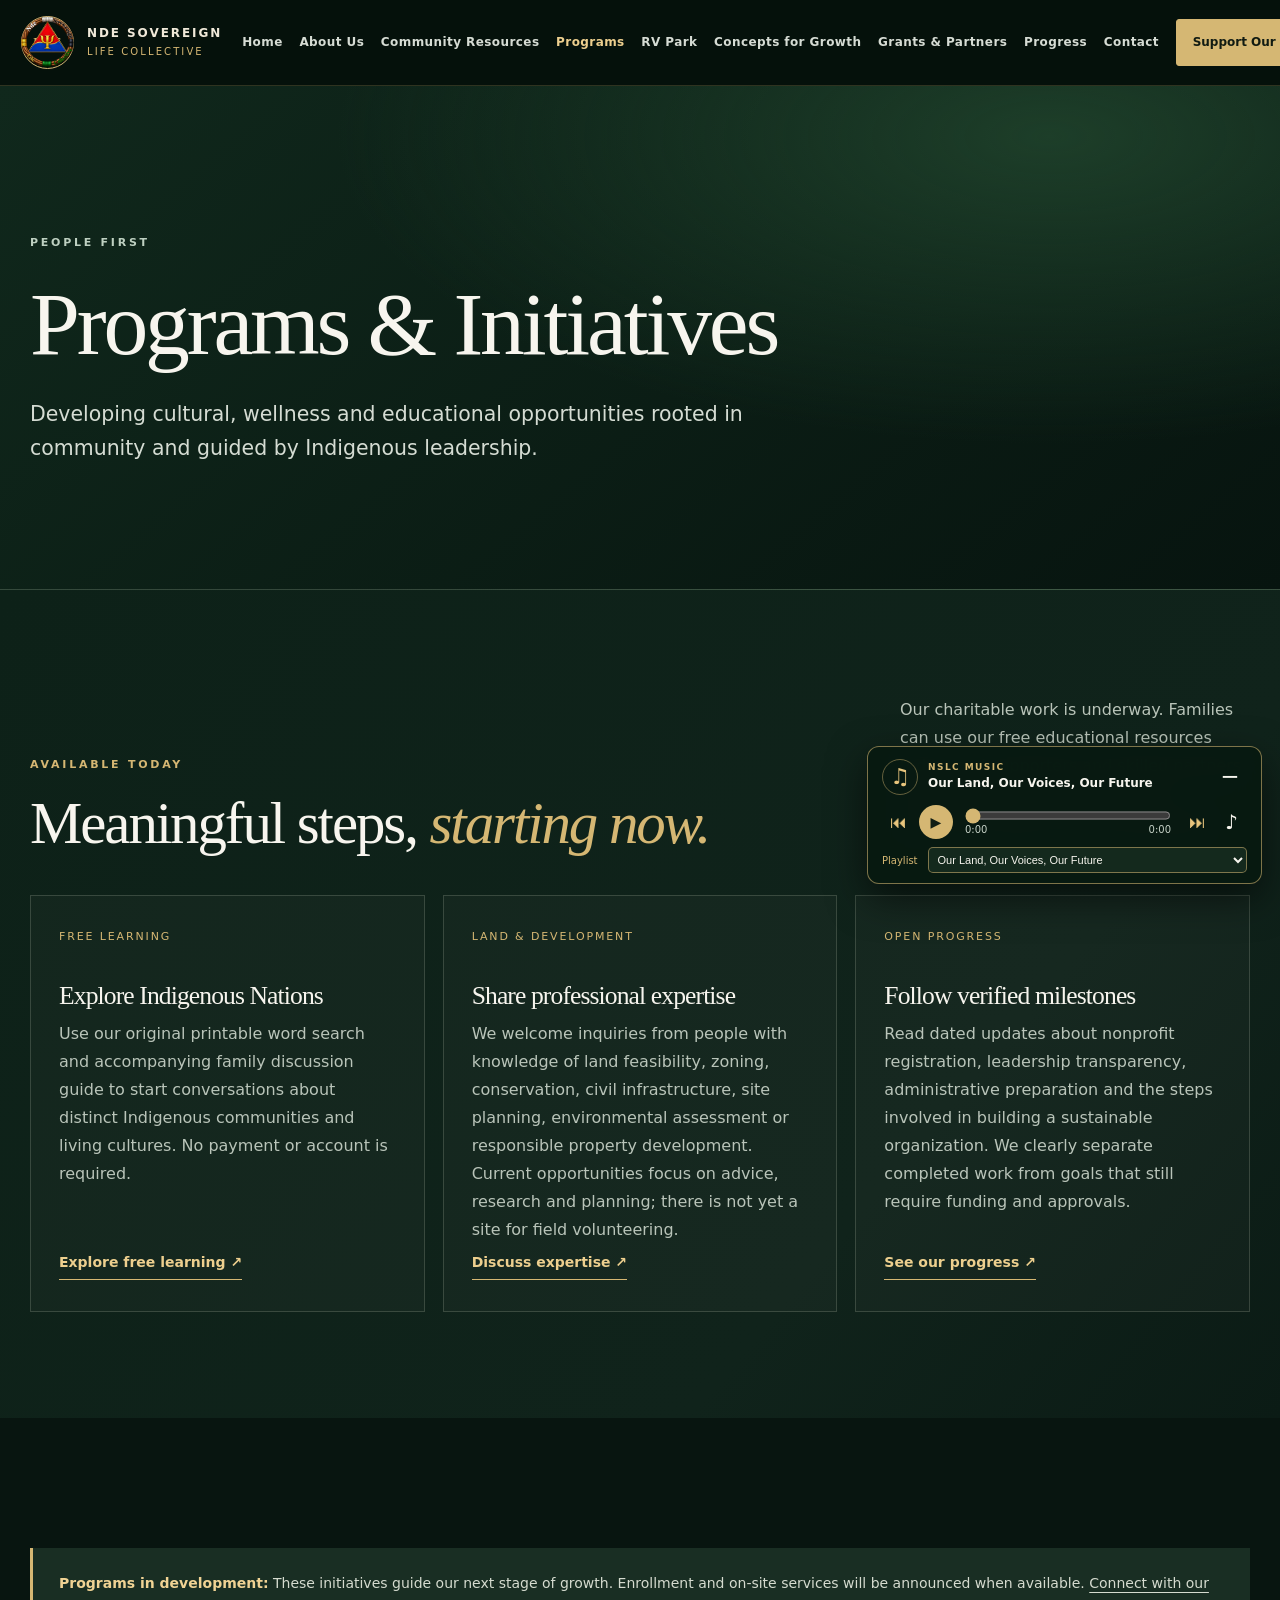
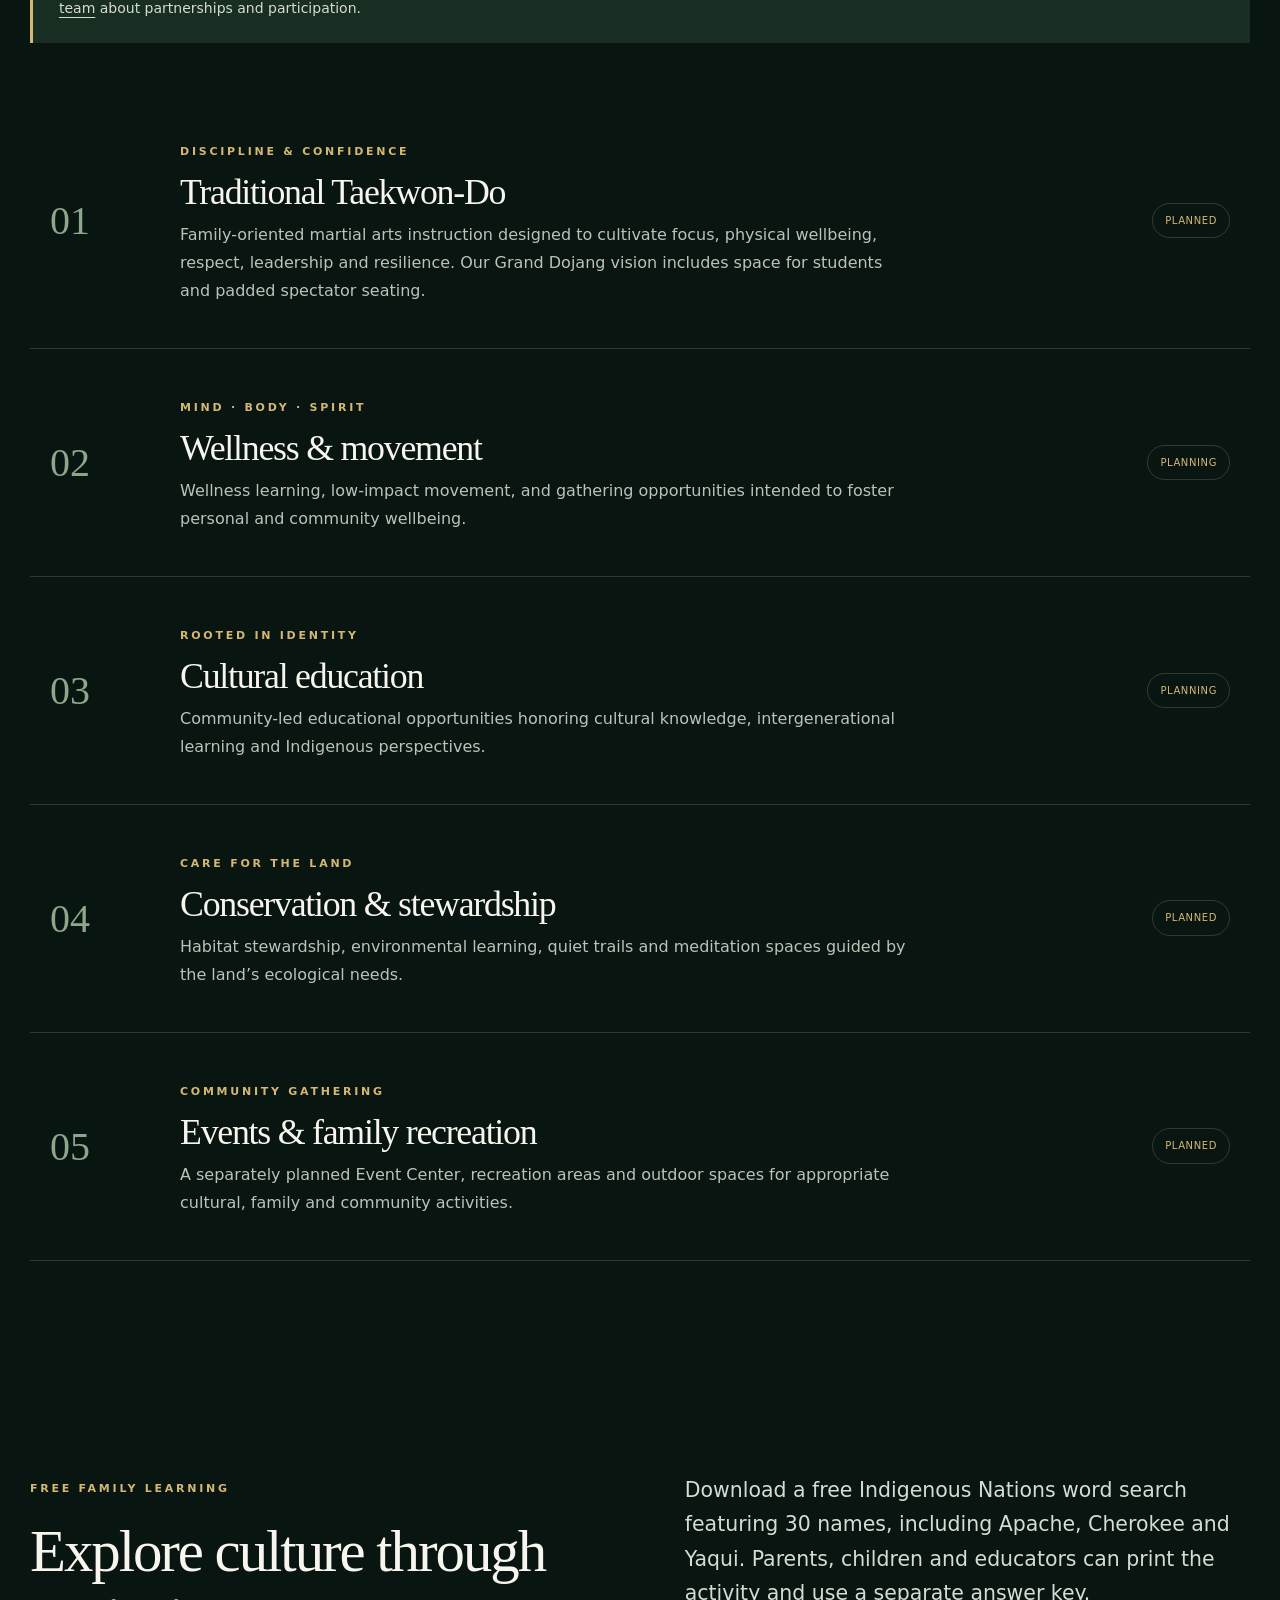
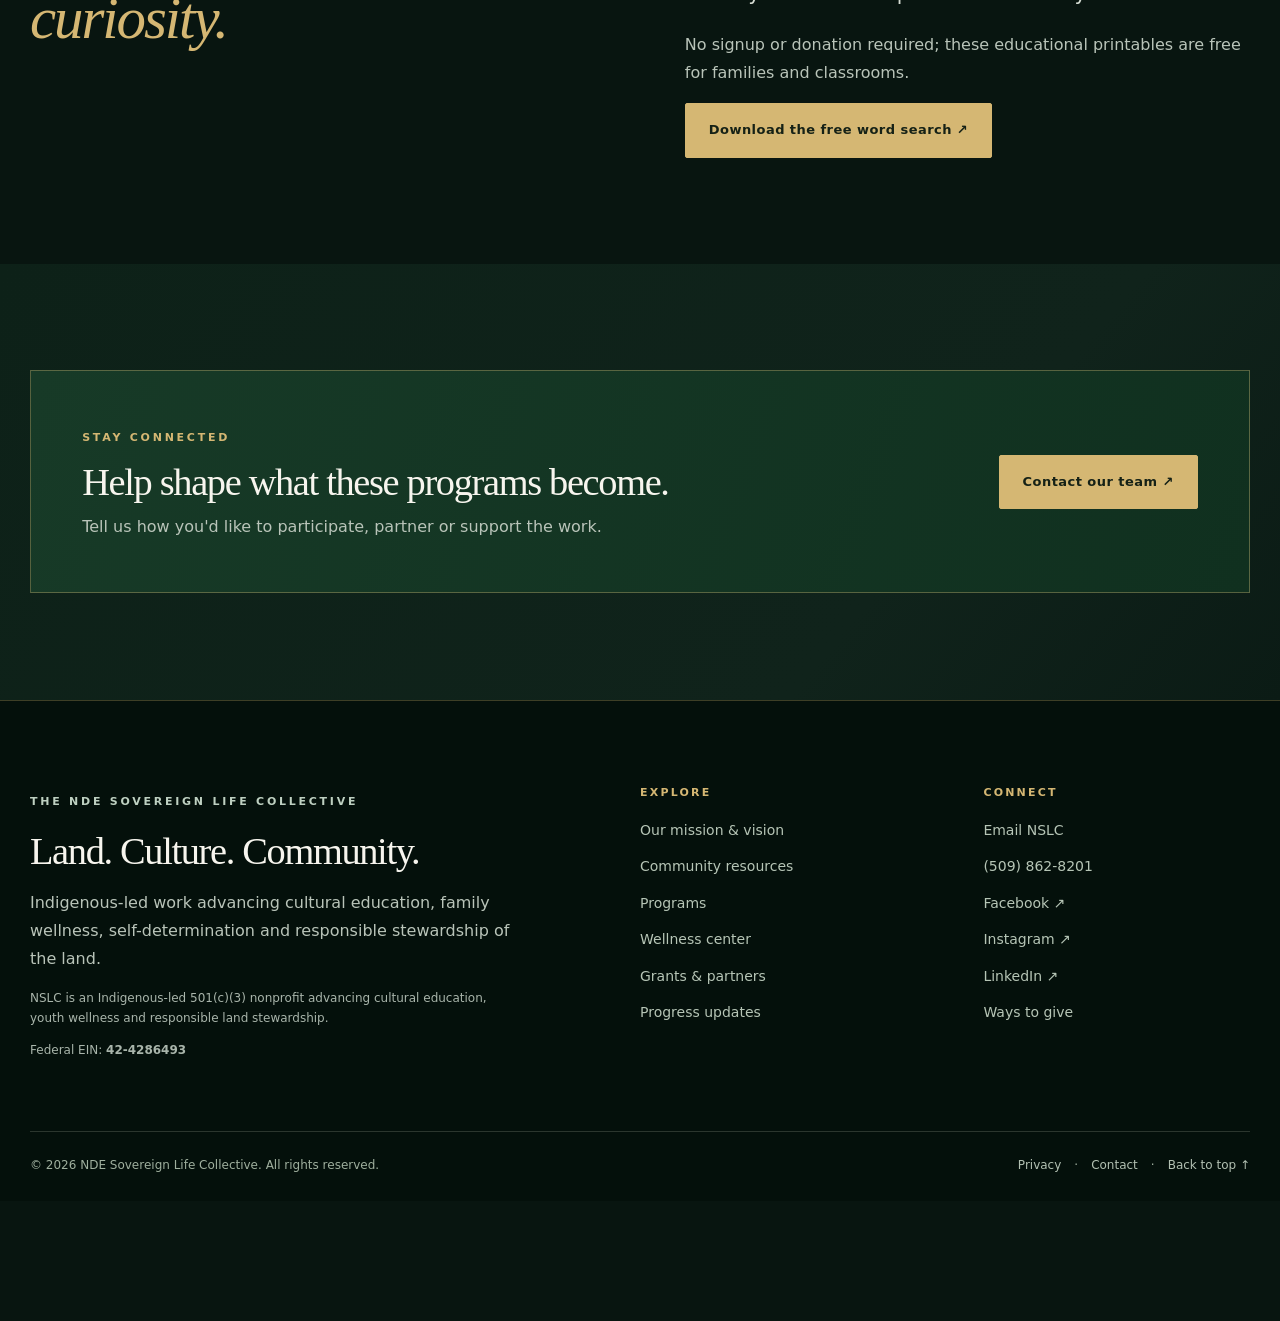
<file: programs.html>
<!doctype html>
<html lang="en">
<head>
<meta charset="utf-8">
<meta name="viewport" content="width=device-width, initial-scale=1">
<meta name="color-scheme" content="dark">
<meta name="theme-color" content="#09160f">
<title>Programs &amp; Initiatives | NDE Sovereign Life Collective</title>
<meta name="description" content="Explore free Indigenous educational activities and the current and planned community initiatives of NDE Sovereign Life Collective.">
<link rel="canonical" href="https://nde-collective.org/programs.html">
<link rel="icon" href="favicon.svg" type="image/svg+xml">
<link rel="stylesheet" href="assets/css/styles.css">
<link rel="stylesheet" href="assets/css/audio-player.css">
<meta property="og:type" content="website">
<meta property="og:site_name" content="NDE Sovereign Life Collective">
<meta property="og:title" content="Programs &amp; Initiatives | NDE Sovereign Life Collective">
<meta property="og:description" content="Explore NDE Sovereign Life Collective planned Taekwon-Do instruction, wellness, cultural education, land stewardship and youth programs.">
<meta property="og:url" content="https://nde-collective.org/programs.html">
<meta property="og:image" content="https://nde-collective.org/assets/images/park-hero.webp">
<meta property="og:image:alt" content="Conceptual aerial rendering of the proposed NDE RV Park and Wellness Center">
<meta name="twitter:card" content="summary_large_image">
<script type="application/ld+json">{"@context": "https://schema.org", "@type": "NGO", "name": "NDE Sovereign Life Collective", "url": "https://nde-collective.org/", "description": "Indigenous-led nonprofit advancing community wellness, cultural education and land stewardship.", "email": "info@nde-collective.org", "telephone": "+1-509-862-8201", "nonprofitStatus": "Nonprofit501c3", "taxID": "42-4286493", "sameAs": ["https://www.facebook.com/ndesovereign"]}</script>
<script src="assets/js/main.js" defer></script>
<script src="assets/js/audio-player.js?v=20261105-playlist-fix" defer></script>
</head>
<body class="">
<a class="skip-link" href="#main">Skip to content</a>
<header class="site-header" id="top">
  <div class="header-inner container-wide">
    <a class="brand" href="index.html" aria-label="NDE Sovereign Life Collective home">
      <span class="brand-emblem" aria-hidden="true"><img src="assets/images/NSLC Logo with Name.png" alt="" width="54" height="54" onerror="this.remove()"><span class="brand-fallback">NDE</span></span>
      <span class="brand-wordmark"><strong>NDE SOVEREIGN</strong><span>LIFE COLLECTIVE</span></span>
    </a>
    <button class="menu-toggle" type="button" aria-controls="primary-navigation" aria-expanded="false" aria-label="Toggle navigation menu"><span class="menu-icon" aria-hidden="true"></span><span>Menu</span></button>
    <nav id="primary-navigation" class="site-nav" aria-label="Primary navigation"><a href="index.html">Home</a>
<a href="about.html">About Us</a>
<a href="community-resources.html">Community Resources</a>
<a href="programs.html" aria-current="page">Programs</a>
<a href="rv-park.html">RV Park</a>
<a href="concepts.html">Concepts for Growth</a>
<a href="grants.html">Grants &amp; Partners</a>
<a href="updates.html">Progress</a>
<a href="contact.html">Contact</a>
<a class="nav-donate" href="donate.html">Support Our Mission <span aria-hidden="true">↗</span></a></nav>
  </div>
</header>
<main id="main"><section class="page-hero"><div class="container"><span class="eyebrow">PEOPLE FIRST</span><h1>Programs & Initiatives</h1><p class="lede">Developing cultural, wellness and educational opportunities rooted in community and guided by Indigenous leadership.</p></div></section>
<section class="section alt-section" id="current-work" aria-labelledby="current-work-title"><div class="container">
  <div class="section-heading"><div><span class="eyebrow gold">AVAILABLE TODAY</span><h2 class="display" id="current-work-title">Meaningful steps, <em>starting now.</em></h2></div><p>Our charitable work is underway. Families can use our free educational resources today, and supporters and skilled partners can help shape the programs and community spaces we are developing.</p></div>
  <div class="three-up">
    <article class="feature-card"><span class="card-index">FREE LEARNING</span><h3>Explore Indigenous Nations</h3><p>Use our original printable word search and accompanying family discussion guide to start conversations about distinct Indigenous communities and living cultures. No payment or account is required.</p><a class="text-link" href="resources.html">Explore free learning ↗</a></article>
    <article class="feature-card"><span class="card-index">LAND &amp; DEVELOPMENT</span><h3>Share professional expertise</h3><p>We welcome inquiries from people with knowledge of land feasibility, zoning, conservation, civil infrastructure, site planning, environmental assessment or responsible property development. Current opportunities focus on advice, research and planning; there is not yet a site for field volunteering.</p><a class="text-link" href="contact.html">Discuss expertise ↗</a></article>
    <article class="feature-card"><span class="card-index">OPEN PROGRESS</span><h3>Follow verified milestones</h3><p>Read dated updates about nonprofit registration, leadership transparency, administrative preparation and the steps involved in building a sustainable organization. We clearly separate completed work from goals that still require funding and approvals.</p><a class="text-link" href="updates.html">See our progress ↗</a></article>
  </div>
</div></section>
<section class="section" id="future-programs"><div class="container"><div class="notice-bar"><strong>Programs in development:</strong> These initiatives guide our next stage of growth. Enrollment and on-site services will be announced when available. <a href="contact.html">Connect with our team</a> about partnerships and participation.</div><div class="program-list"><article class="program-row"><span class="program-number">01</span><div><span class="eyebrow gold">DISCIPLINE & CONFIDENCE</span><h2>Traditional Taekwon-Do</h2><p>Family-oriented martial arts instruction designed to cultivate focus, physical wellbeing, respect, leadership and resilience. Our Grand Dojang vision includes space for students and padded spectator seating.</p></div><span class="program-tag">PLANNED</span></article><article class="program-row"><span class="program-number">02</span><div><span class="eyebrow gold">MIND · BODY · SPIRIT</span><h2>Wellness &amp; movement</h2><p>Wellness learning, low-impact movement, and gathering opportunities intended to foster personal and community wellbeing.</p></div><span class="program-tag">PLANNING</span></article><article class="program-row"><span class="program-number">03</span><div><span class="eyebrow gold">ROOTED IN IDENTITY</span><h2>Cultural education</h2><p>Community-led educational opportunities honoring cultural knowledge, intergenerational learning and Indigenous perspectives.</p></div><span class="program-tag">PLANNING</span></article><article class="program-row"><span class="program-number">04</span><div><span class="eyebrow gold">CARE FOR THE LAND</span><h2>Conservation &amp; stewardship</h2><p>Habitat stewardship, environmental learning, quiet trails and meditation spaces guided by the land’s ecological needs.</p></div><span class="program-tag">PLANNED</span></article><article class="program-row"><span class="program-number">05</span><div><span class="eyebrow gold">COMMUNITY GATHERING</span><h2>Events &amp; family recreation</h2><p>A separately planned Event Center, recreation areas and outdoor spaces for appropriate cultural, family and community activities.</p></div><span class="program-tag">PLANNED</span></article></div></div></section>
<section class="section" id="free-printables" aria-labelledby="printables-heading"><div class="container split-layout"><div><span class="eyebrow gold">FREE FAMILY LEARNING</span><h2 class="display" id="printables-heading">Explore culture through <em>curiosity.</em></h2></div><div class="copy-column"><p class="lead">Download a free Indigenous Nations word search featuring 30 names, including Apache, Cherokee and Yaqui. Parents, children and educators can print the activity and use a separate answer key.</p><p>No signup or donation required; these educational printables are free for families and classrooms.</p><a class="btn btn-gold" href="resources.html">Download the free word search ↗</a></div></div></section>
<section class="section alt-section"><div class="container cta-panel"><div><span class="eyebrow gold">STAY CONNECTED</span><h2>Help shape what these programs become.</h2><p>Tell us how you'd like to participate, partner or support the work.</p></div><a class="btn btn-gold" href="contact.html">Contact our team ↗</a></div></section>
</main>
<footer class="site-footer">
  <div class="container footer-grid">
    <div class="footer-about"><div class="eyebrow">THE NDE SOVEREIGN LIFE COLLECTIVE</div><h2>Land. Culture. Community.</h2><p>Indigenous-led work advancing cultural education, family wellness, self-determination and responsible stewardship of the land.</p><p class="micro">NSLC is an Indigenous-led 501(c)(3) nonprofit advancing cultural education, youth wellness and responsible land stewardship.</p><p class="micro">Federal EIN: <strong>42-4286493</strong></p></div>
    <div><h3>Explore</h3><a href="about.html#mission">Our mission &amp; vision</a><a href="community-resources.html">Community resources</a><a href="programs.html">Programs</a><a href="rv-park.html">Wellness center</a><a href="grants.html">Grants &amp; partners</a><a href="updates.html">Progress updates</a></div>
    <div><h3>Connect</h3><a href="mailto:info@nde-collective.org">Email NSLC</a><a href="tel:+15098628201">(509) 862-8201</a><a href="https://www.facebook.com/ndesovereign" target="_blank" rel="noopener noreferrer">Facebook ↗</a><a href="https://www.instagram.com/ndesovereignlifecollective/" target="_blank" rel="noopener noreferrer">Instagram ↗</a><a href="https://www.linkedin.com/company/nde-sovereign-life-collective/" target="_blank" rel="noopener noreferrer">LinkedIn ↗</a><a href="donate.html">Ways to give</a></div>
  </div>
  <div class="container footer-bottom"><span>© <span data-year>2026</span> NDE Sovereign Life Collective. All rights reserved.</span><span><a href="privacy.html">Privacy</a><span aria-hidden="true">·</span><a href="contact.html">Contact</a><span aria-hidden="true">·</span><a href="#top">Back to top ↑</a></span></div>
</footer>
<dialog class="lightbox" id="image-dialog" aria-label="Expanded concept illustration"><button class="lightbox-close" type="button" data-lightbox-close aria-label="Close image">×</button><img class="lightbox-image" alt=""><p class="lightbox-caption"></p></dialog>
</body>
</html>
</file>
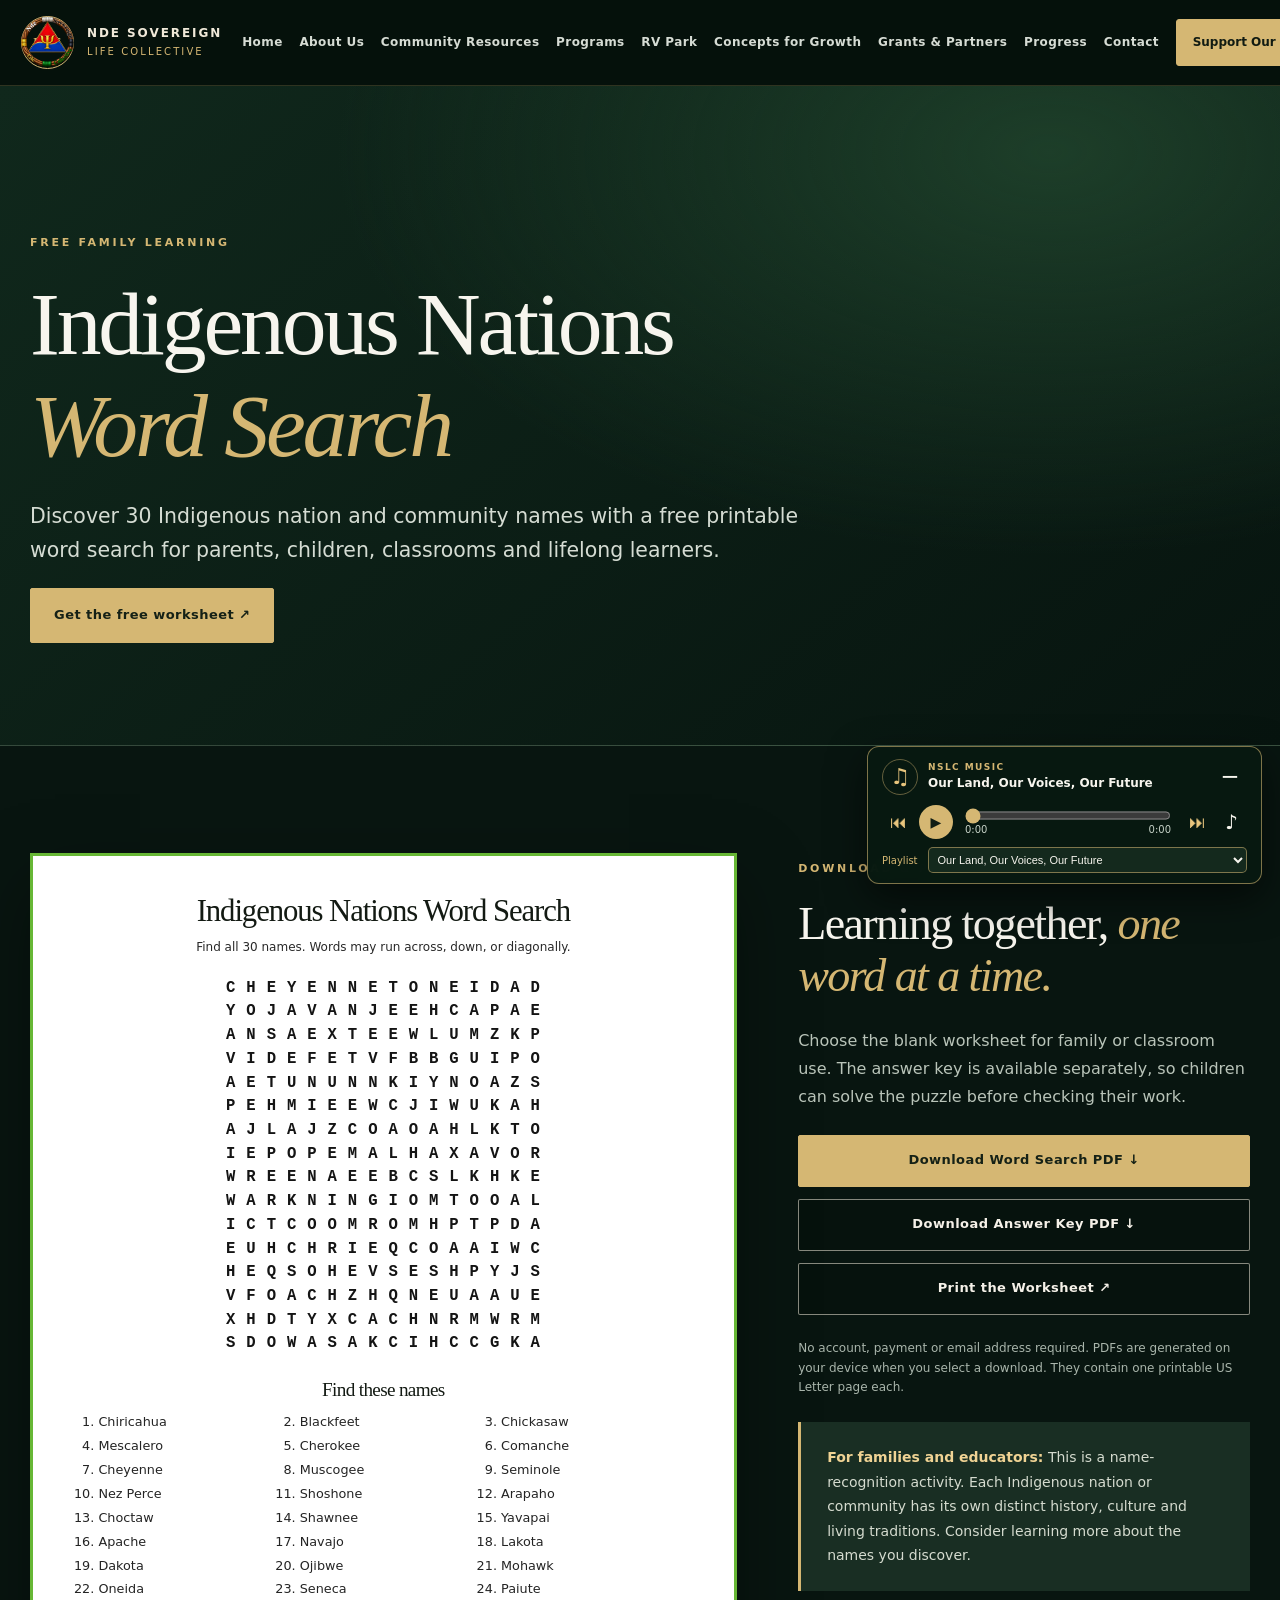
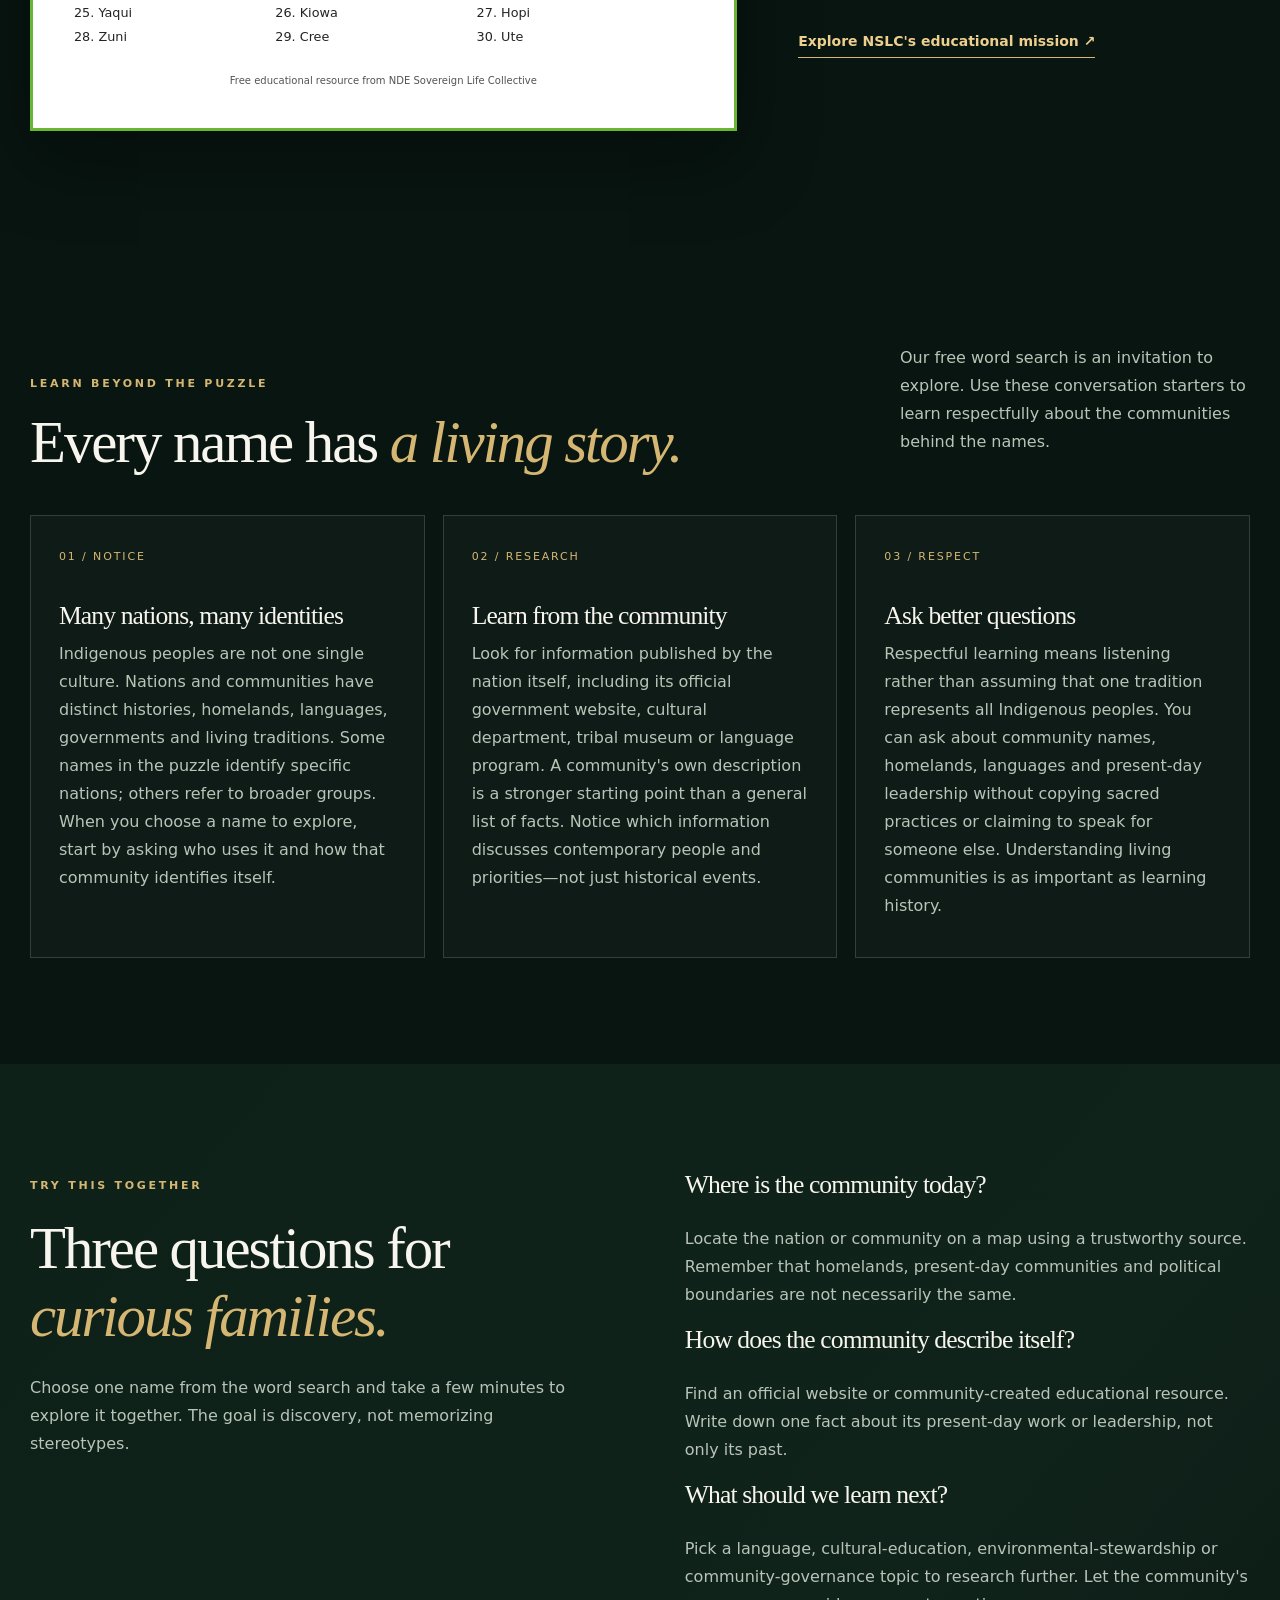
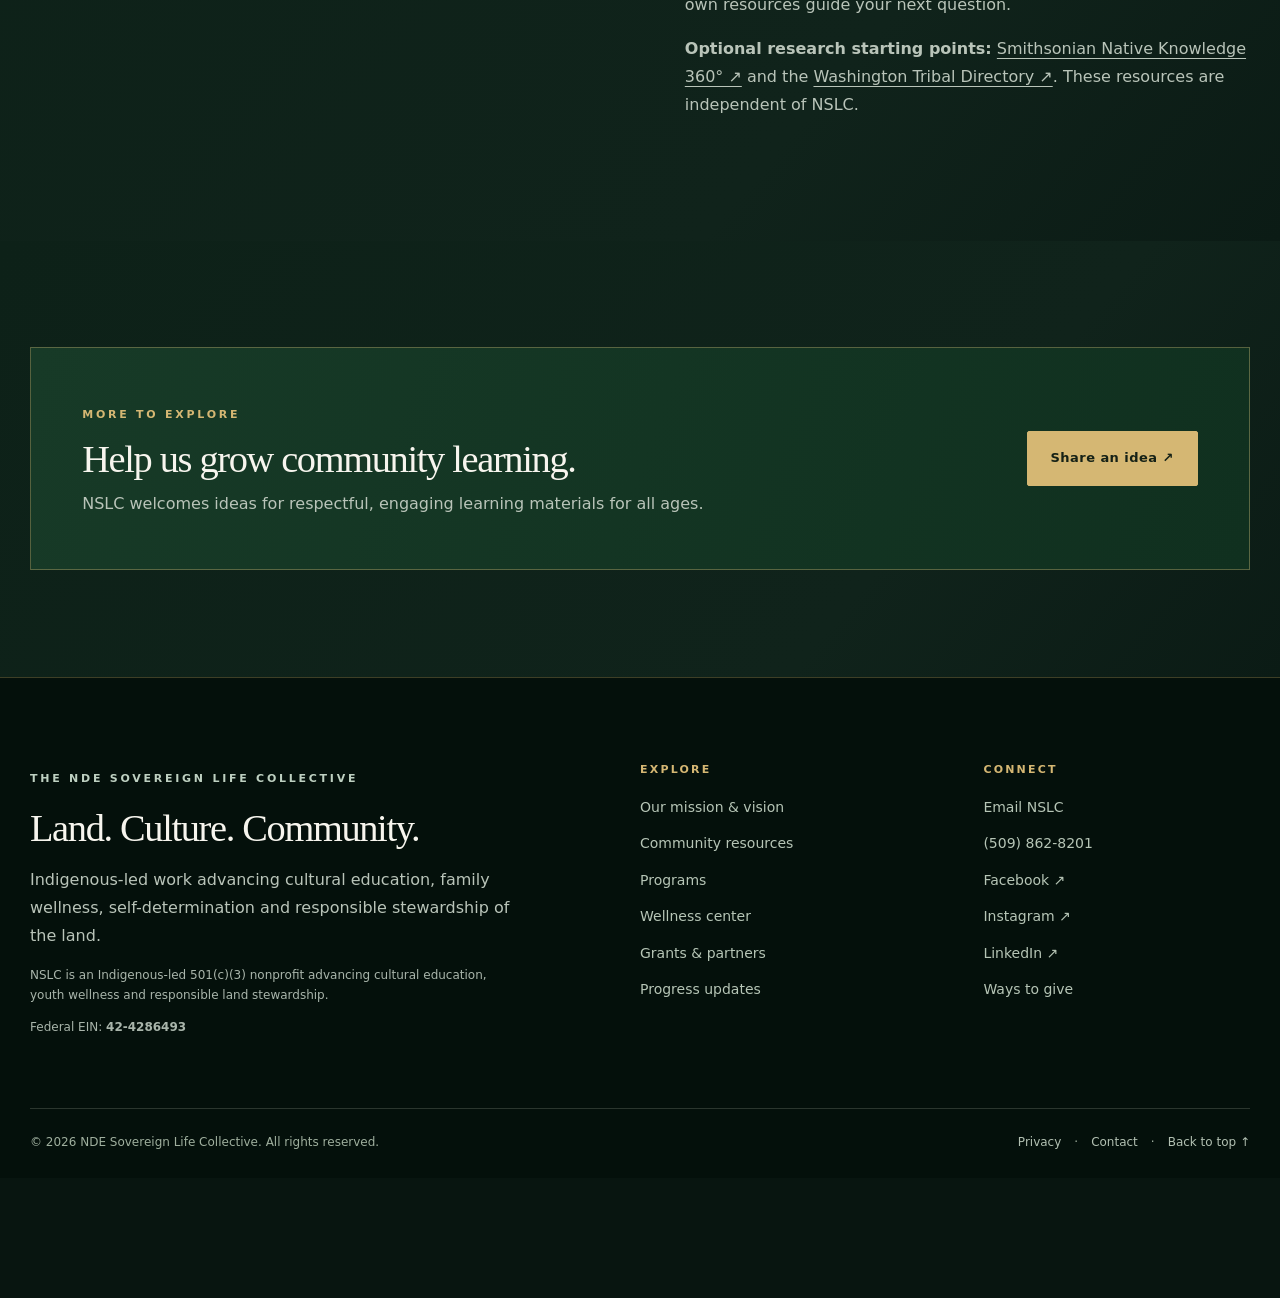
<file: resources.html>
<!doctype html>
<html lang="en">
<head>
<meta charset="utf-8">
<meta name="viewport" content="width=device-width, initial-scale=1">
<meta name="color-scheme" content="dark">
<meta name="theme-color" content="#09160f">
<title>Free Printables | NDE Sovereign Life Collective</title>
<meta name="description" content="Download a free printable Indigenous Nations word search and separate answer key from NDE Sovereign Life Collective.">
<link rel="canonical" href="https://nde-collective.org/resources.html">
<link rel="icon" href="favicon.svg" type="image/svg+xml">
<link rel="stylesheet" href="assets/css/styles.css">
<link rel="stylesheet" href="assets/css/audio-player.css">
<meta property="og:type" content="website">
<meta property="og:site_name" content="NDE Sovereign Life Collective">
<meta property="og:title" content="Free Printables | NDE Sovereign Life Collective">
<meta property="og:description" content="Download a free printable Indigenous Nations word search and separate answer key from NDE Sovereign Life Collective.">
<meta property="og:url" content="https://nde-collective.org/resources.html">
<meta property="og:image" content="https://nde-collective.org/assets/images/park-hero.webp">
<meta property="og:image:alt" content="Conceptual aerial rendering of the proposed NDE RV Park and Wellness Center">
<meta name="twitter:card" content="summary_large_image">
<script type="application/ld+json">{"@context": "https://schema.org", "@type": "NGO", "name": "NDE Sovereign Life Collective", "url": "https://nde-collective.org/", "description": "Indigenous-led nonprofit advancing community wellness, cultural education and land stewardship.", "email": "info@nde-collective.org", "telephone": "+1-509-862-8201", "nonprofitStatus": "Nonprofit501c3", "taxID": "42-4286493", "sameAs": ["https://www.facebook.com/ndesovereign"]}</script>
<script src="assets/js/main.js" defer></script>
<script src="assets/js/audio-player.js?v=20261105-playlist-fix" defer></script>
<script src="assets/js/indigenous-wordsearch.js" defer></script>
</head>
<body class="page-resources">
<a class="skip-link" href="#main">Skip to content</a>
<header class="site-header" id="top">
  <div class="header-inner container-wide">
    <a class="brand" href="index.html" aria-label="NDE Sovereign Life Collective home">
      <span class="brand-emblem" aria-hidden="true"><img src="assets/images/NSLC Logo with Name.png" alt="" width="54" height="54" onerror="this.remove()"><span class="brand-fallback">NDE</span></span>
      <span class="brand-wordmark"><strong>NDE SOVEREIGN</strong><span>LIFE COLLECTIVE</span></span>
    </a>
    <button class="menu-toggle" type="button" aria-controls="primary-navigation" aria-expanded="false" aria-label="Toggle navigation menu"><span class="menu-icon" aria-hidden="true"></span><span>Menu</span></button>
    <nav id="primary-navigation" class="site-nav" aria-label="Primary navigation"><a href="index.html">Home</a>
<a href="about.html">About Us</a>
<a href="community-resources.html">Community Resources</a>
<a href="programs.html">Programs</a>
<a href="rv-park.html">RV Park</a>
<a href="concepts.html">Concepts for Growth</a>
<a href="grants.html">Grants &amp; Partners</a>
<a href="updates.html">Progress</a>
<a href="contact.html">Contact</a>
<a class="nav-donate" href="donate.html">Support Our Mission <span aria-hidden="true">↗</span></a></nav>
  </div>
</header>
<main id="main">
<section class="page-hero resource-hero"><div class="container"><span class="eyebrow gold">FREE FAMILY LEARNING</span><h1>Indigenous Nations<br><em>Word Search</em></h1><p class="lede">Discover 30 Indigenous nation and community names with a free printable word search for parents, children, classrooms and lifelong learners.</p><a class="btn btn-gold" href="#download">Get the free worksheet ↗</a></div></section>
<section class="section resource-section" id="download" aria-labelledby="worksheet-title"><div class="container resource-layout">
<div class="printable-sheet">
<h2 id="worksheet-title">Indigenous Nations Word Search</h2>
<p class="printable-instruction">Find all 30 names. Words may run across, down, or diagonally.</p>
<div class="wordsearch-grid" data-wordsearch-grid aria-label="16 by 16 letter grid for Indigenous nations word search"></div>
<h3>Find these names</h3>
<ol class="wordsearch-terms"><li>Chiricahua</li><li>Blackfeet</li><li>Chickasaw</li><li>Mescalero</li><li>Cherokee</li><li>Comanche</li><li>Cheyenne</li><li>Muscogee</li><li>Seminole</li><li>Nez Perce</li><li>Shoshone</li><li>Arapaho</li><li>Choctaw</li><li>Shawnee</li><li>Yavapai</li><li>Apache</li><li>Navajo</li><li>Lakota</li><li>Dakota</li><li>Ojibwe</li><li>Mohawk</li><li>Oneida</li><li>Seneca</li><li>Paiute</li><li>Yaqui</li><li>Kiowa</li><li>Hopi</li><li>Zuni</li><li>Cree</li><li>Ute</li></ol>
<p class="printable-credit">Free educational resource from NDE Sovereign Life Collective</p>
</div>
<div class="resource-sidebar">
<span class="eyebrow gold">DOWNLOAD &amp; PRINT</span>
<h2 class="display">Learning together, <em>one word at a time.</em></h2>
<p>Choose the blank worksheet for family or classroom use. The answer key is available separately, so children can solve the puzzle before checking their work.</p>
<div class="resource-actions">
<button type="button" class="btn btn-gold" data-pdf-download="worksheet">Download Word Search PDF ↓</button>
<button type="button" class="btn btn-outline" data-pdf-download="answers">Download Answer Key PDF ↓</button>
<button type="button" class="btn btn-outline" data-print-worksheet>Print the Worksheet ↗</button>
</div>
<p class="micro">No account, payment or email address required. PDFs are generated on your device when you select a download. They contain one printable US Letter page each.</p>
<div class="notice-bar"><strong>For families and educators:</strong> This is a name-recognition activity. Each Indigenous nation or community has its own distinct history, culture and living traditions. Consider learning more about the names you discover.</div>
<p><a class="text-link" href="programs.html">Explore NSLC's educational mission ↗</a></p>
</div>
</div></section>

<section class="section" id="learning-guide" aria-labelledby="learning-guide-title">
<div class="container">
  <div class="section-heading"><div><span class="eyebrow gold">LEARN BEYOND THE PUZZLE</span><h2 class="display" id="learning-guide-title">Every name has <em>a living story.</em></h2></div><p>Our free word search is an invitation to explore. Use these conversation starters to learn respectfully about the communities behind the names.</p></div>
  <div class="three-up">
    <article class="feature-card"><span class="card-index">01 / NOTICE</span><h3>Many nations, many identities</h3><p>Indigenous peoples are not one single culture. Nations and communities have distinct histories, homelands, languages, governments and living traditions. Some names in the puzzle identify specific nations; others refer to broader groups. When you choose a name to explore, start by asking who uses it and how that community identifies itself.</p></article>
    <article class="feature-card"><span class="card-index">02 / RESEARCH</span><h3>Learn from the community</h3><p>Look for information published by the nation itself, including its official government website, cultural department, tribal museum or language program. A community's own description is a stronger starting point than a general list of facts. Notice which information discusses contemporary people and priorities—not just historical events.</p></article>
    <article class="feature-card"><span class="card-index">03 / RESPECT</span><h3>Ask better questions</h3><p>Respectful learning means listening rather than assuming that one tradition represents all Indigenous peoples. You can ask about community names, homelands, languages and present-day leadership without copying sacred practices or claiming to speak for someone else. Understanding living communities is as important as learning history.</p></article>
  </div>
</div></section>
<section class="section alt-section" aria-labelledby="family-discussion-title"><div class="container split-layout">
  <div><span class="eyebrow gold">TRY THIS TOGETHER</span><h2 class="display" id="family-discussion-title">Three questions for <em>curious families.</em></h2><p>Choose one name from the word search and take a few minutes to explore it together. The goal is discovery, not memorizing stereotypes.</p></div>
  <div class="copy-column">
    <h3>Where is the community today?</h3><p>Locate the nation or community on a map using a trustworthy source. Remember that homelands, present-day communities and political boundaries are not necessarily the same.</p>
    <h3>How does the community describe itself?</h3><p>Find an official website or community-created educational resource. Write down one fact about its present-day work or leadership, not only its past.</p>
    <h3>What should we learn next?</h3><p>Pick a language, cultural-education, environmental-stewardship or community-governance topic to research further. Let the community's own resources guide your next question.</p>
    <p><strong>Optional research starting points:</strong> <a href="https://americanindian.si.edu/nk360" target="_blank" rel="noopener noreferrer">Smithsonian Native Knowledge 360° ↗</a> and the <a href="https://goia.wa.gov/tribal-directory" target="_blank" rel="noopener noreferrer">Washington Tribal Directory ↗</a>. These resources are independent of NSLC.</p>
  </div>
</div></section>
<section class="section alt-section"><div class="container cta-panel"><div><span class="eyebrow gold">MORE TO EXPLORE</span><h2>Help us grow community learning.</h2><p>NSLC welcomes ideas for respectful, engaging learning materials for all ages.</p></div><a class="btn btn-gold" href="contact.html">Share an idea ↗</a></div></section>
</main>
<footer class="site-footer">
  <div class="container footer-grid">
    <div class="footer-about"><div class="eyebrow">THE NDE SOVEREIGN LIFE COLLECTIVE</div><h2>Land. Culture. Community.</h2><p>Indigenous-led work advancing cultural education, family wellness, self-determination and responsible stewardship of the land.</p><p class="micro">NSLC is an Indigenous-led 501(c)(3) nonprofit advancing cultural education, youth wellness and responsible land stewardship.</p><p class="micro">Federal EIN: <strong>42-4286493</strong></p></div>
    <div><h3>Explore</h3><a href="about.html#mission">Our mission &amp; vision</a><a href="community-resources.html">Community resources</a><a href="programs.html">Programs</a><a href="rv-park.html">Wellness center</a><a href="grants.html">Grants &amp; partners</a><a href="updates.html">Progress updates</a></div>
    <div><h3>Connect</h3><a href="mailto:info@nde-collective.org">Email NSLC</a><a href="tel:+15098628201">(509) 862-8201</a><a href="https://www.facebook.com/ndesovereign" target="_blank" rel="noopener noreferrer">Facebook ↗</a><a href="https://www.instagram.com/ndesovereignlifecollective/" target="_blank" rel="noopener noreferrer">Instagram ↗</a><a href="https://www.linkedin.com/company/nde-sovereign-life-collective/" target="_blank" rel="noopener noreferrer">LinkedIn ↗</a><a href="donate.html">Ways to give</a></div>
  </div>
  <div class="container footer-bottom"><span>© <span data-year>2026</span> NDE Sovereign Life Collective. All rights reserved.</span><span><a href="privacy.html">Privacy</a><span aria-hidden="true">·</span><a href="contact.html">Contact</a><span aria-hidden="true">·</span><a href="#top">Back to top ↑</a></span></div>
</footer>
<dialog class="lightbox" id="image-dialog" aria-label="Expanded concept illustration"><button class="lightbox-close" type="button" data-lightbox-close aria-label="Close image">×</button><img class="lightbox-image" alt=""><p class="lightbox-caption"></p></dialog>
</body>
</html>
</file>
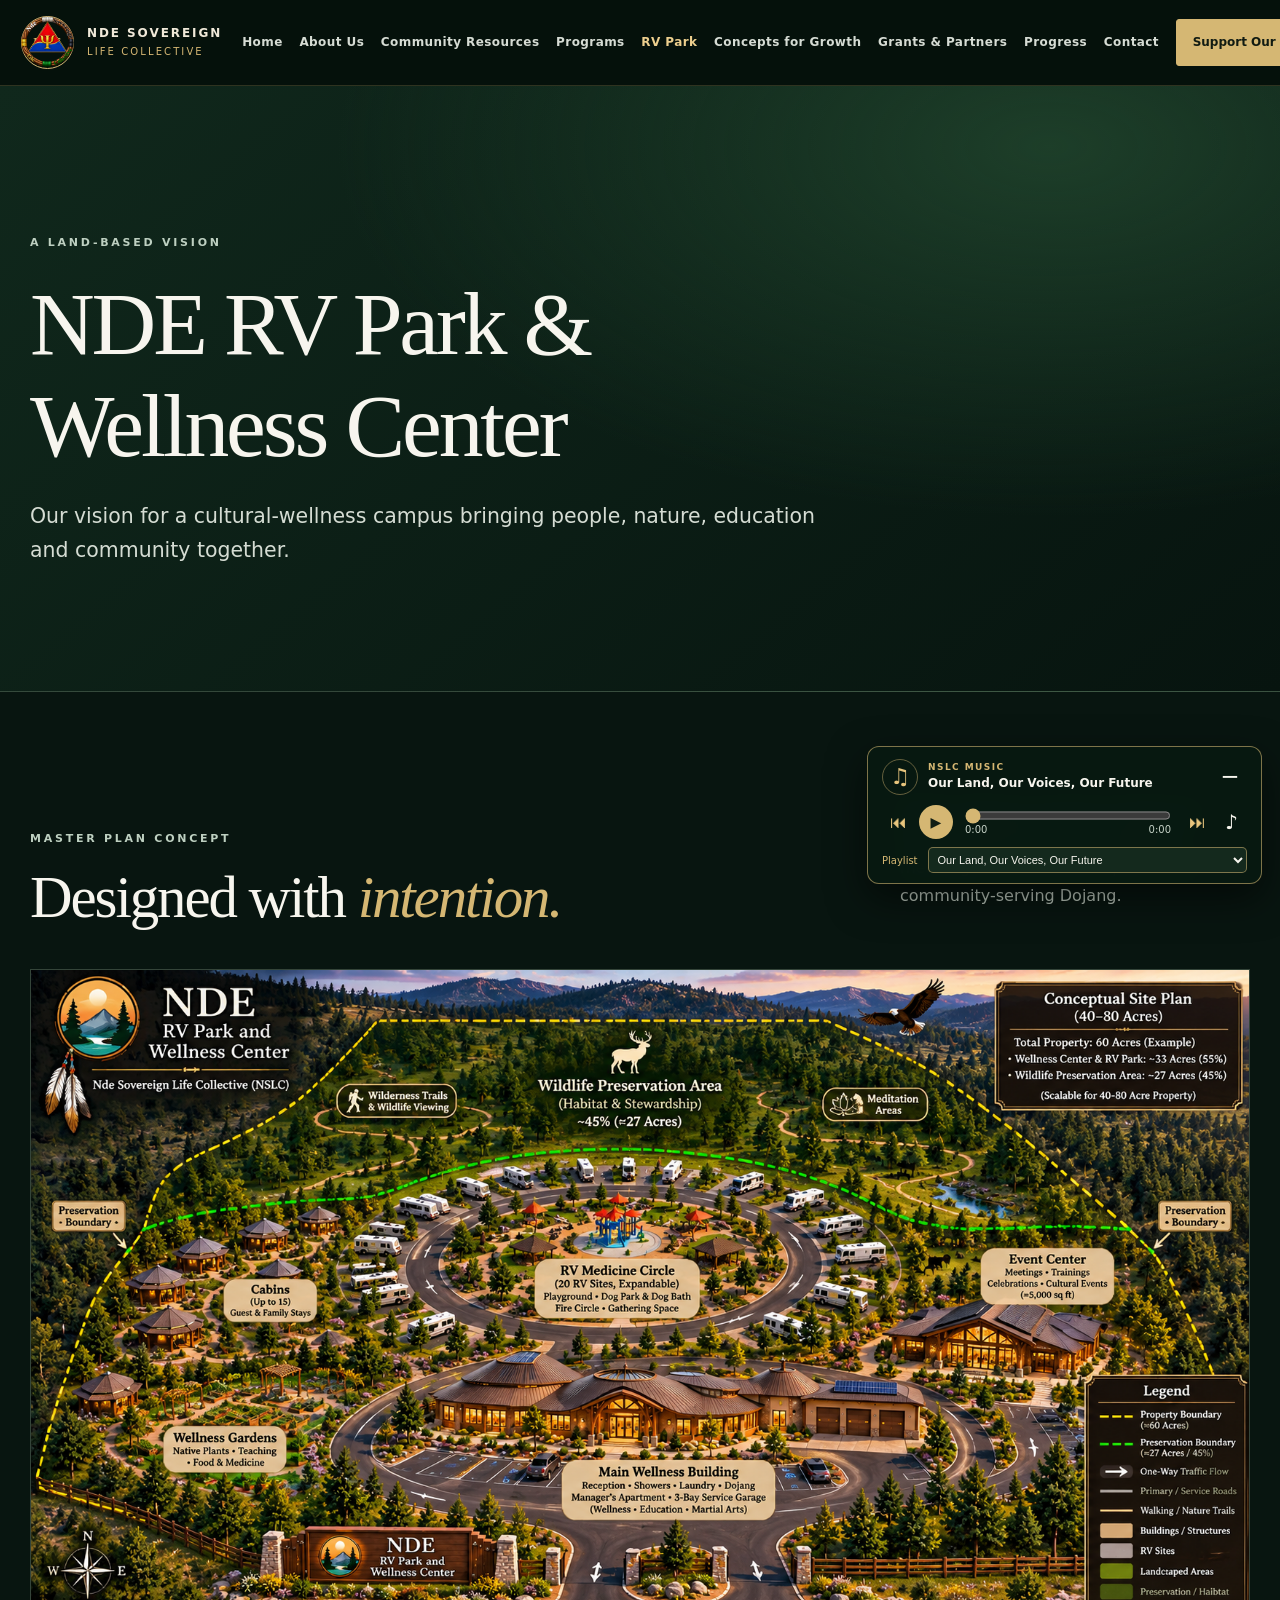
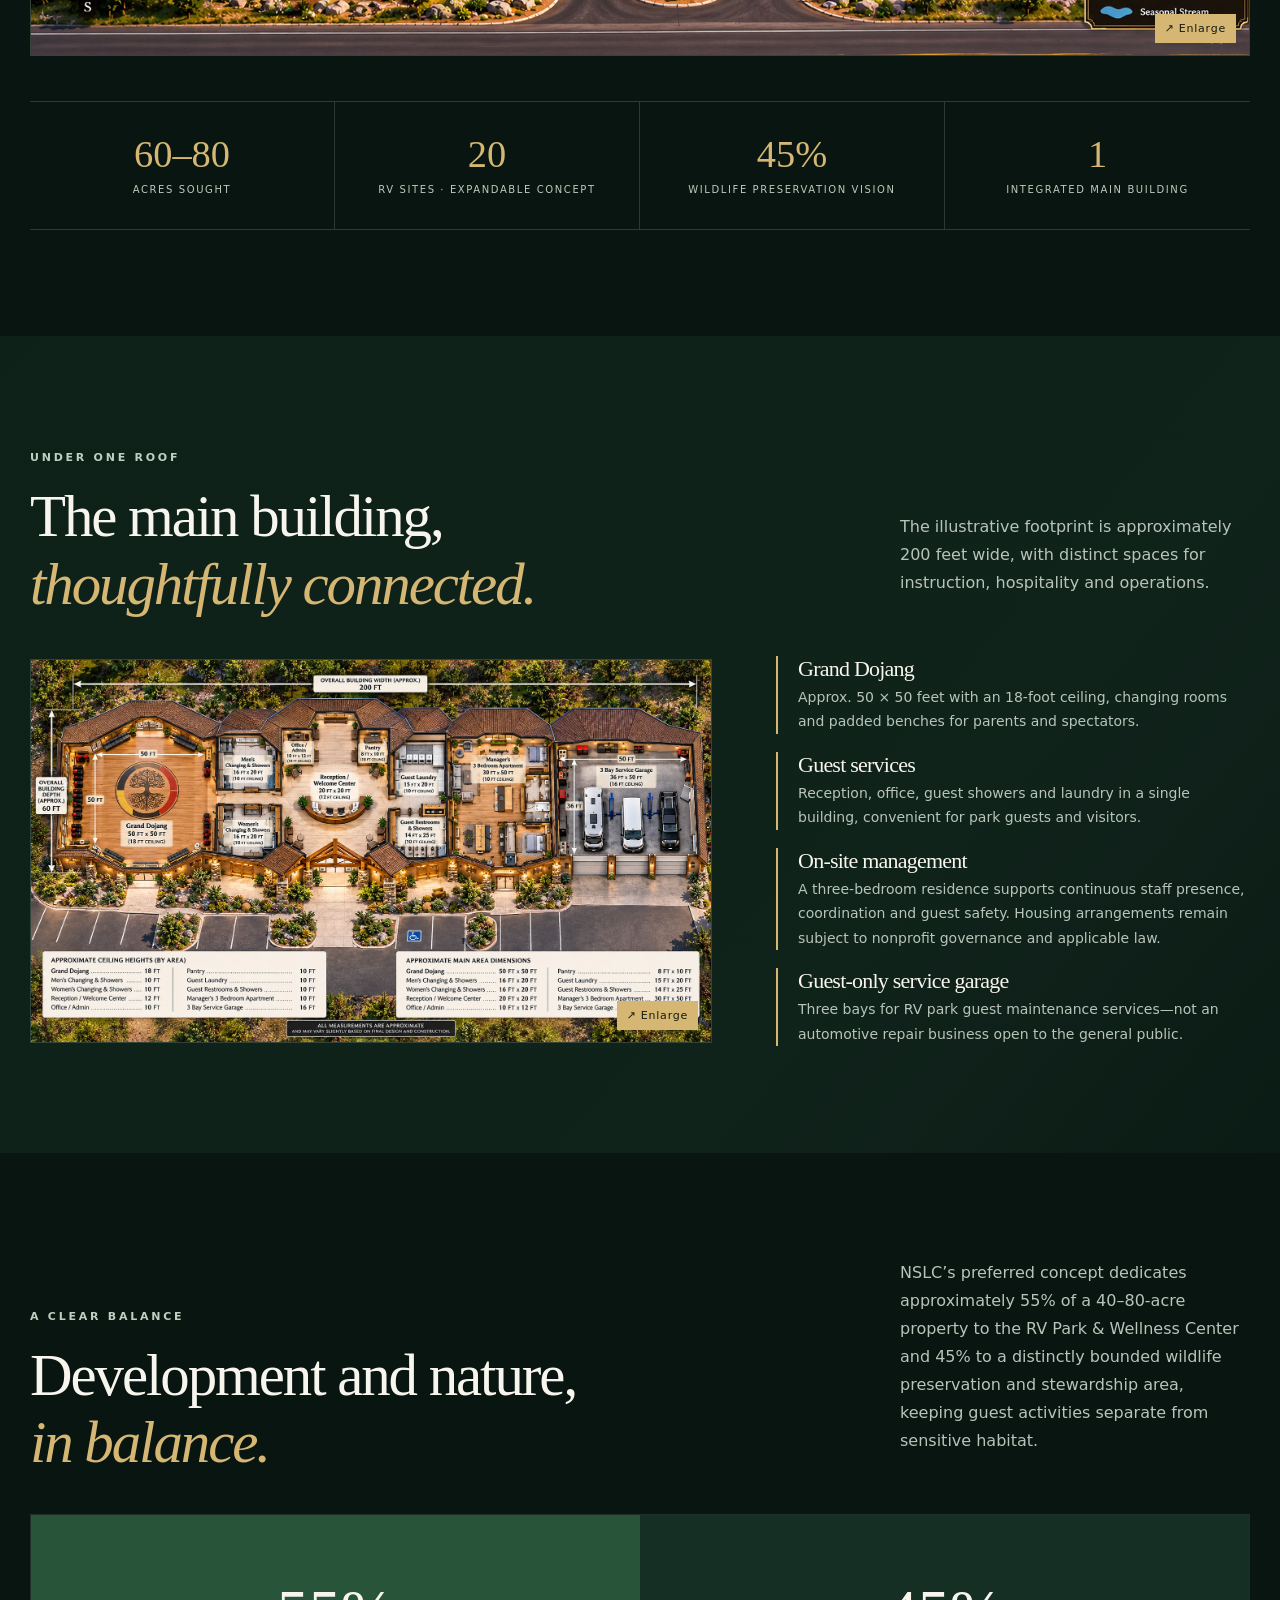
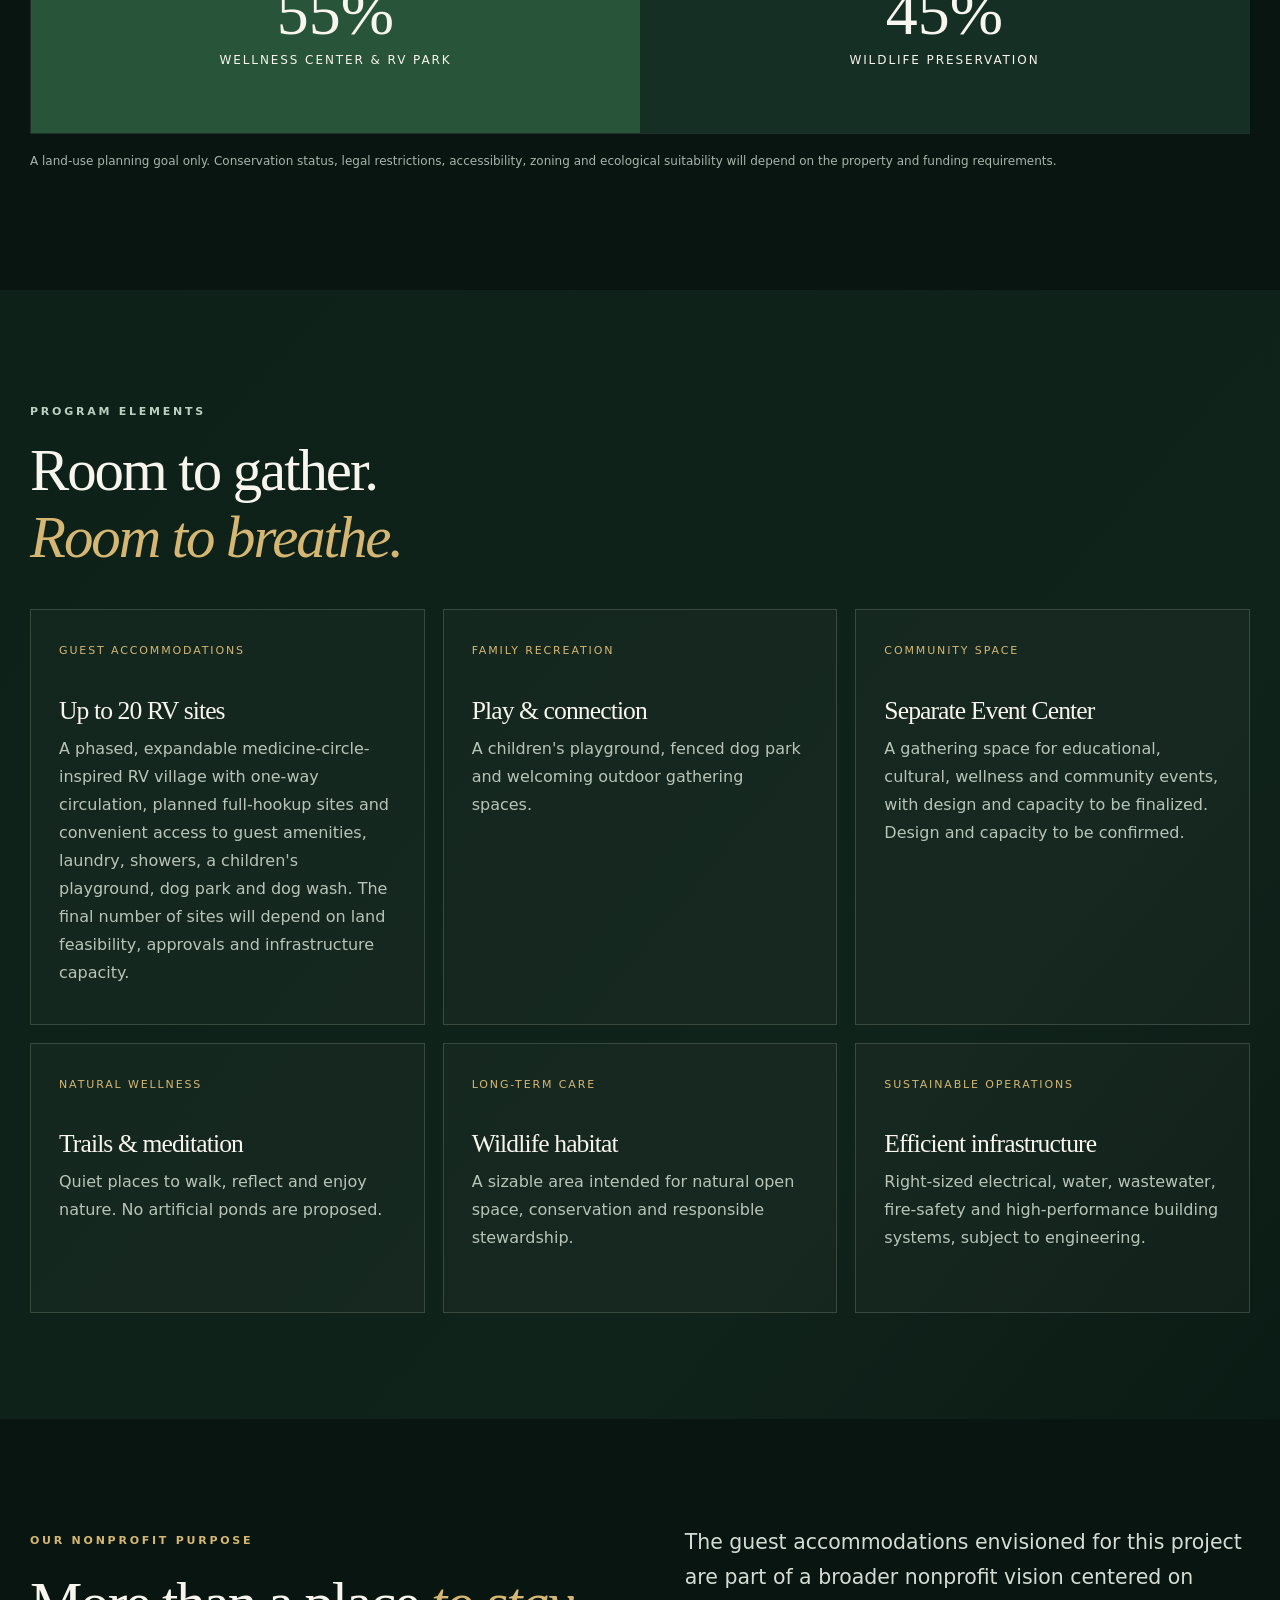
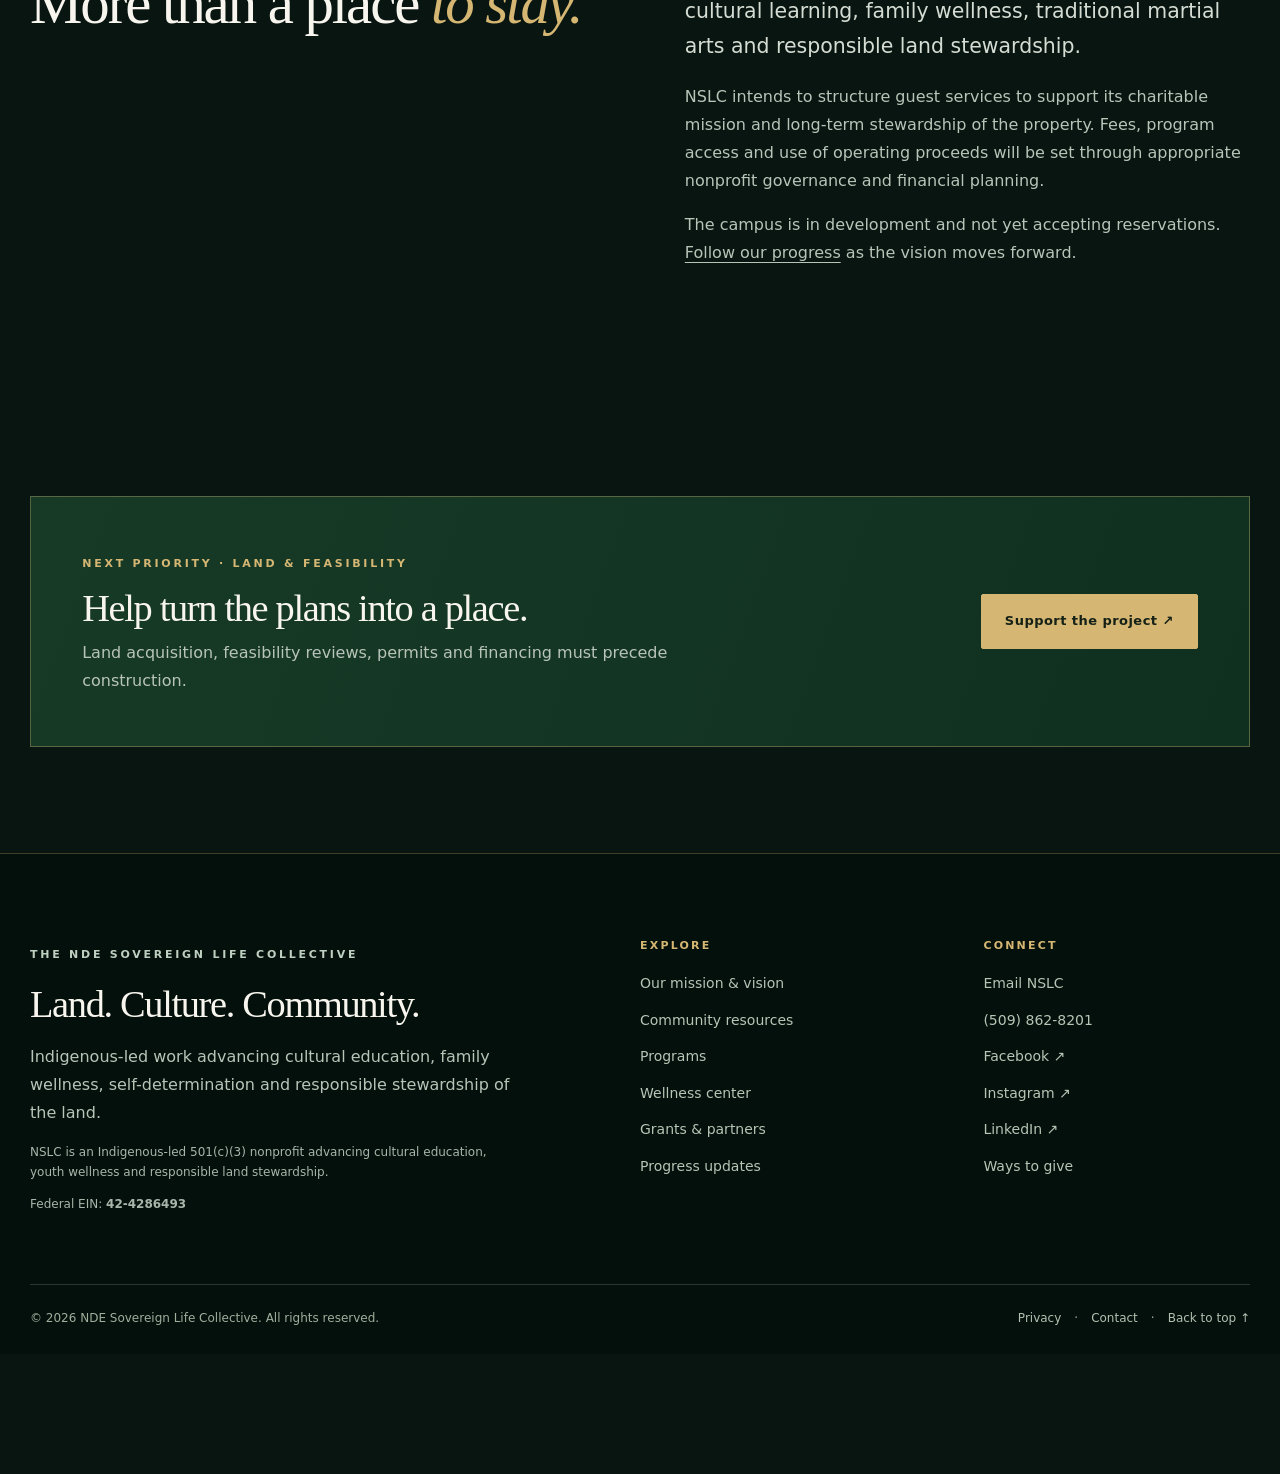
<file: rv-park.html>
<!doctype html>
<html lang="en">
<head>
<meta charset="utf-8">
<meta name="viewport" content="width=device-width, initial-scale=1">
<meta name="color-scheme" content="dark">
<meta name="theme-color" content="#09160f">
<title>NDE RV Park &amp; Wellness Center | NDE Sovereign Life Collective</title>
<meta name="description" content="Explore NSLC’s proposed 60–80-acre RV Park and Wellness Center, up to 20 expandable RV sites, Grand Dojang, event center, trails and conservation reserve.">
<link rel="canonical" href="https://nde-collective.org/rv-park.html">
<link rel="icon" href="favicon.svg" type="image/svg+xml">
<link rel="stylesheet" href="assets/css/styles.css">
<link rel="stylesheet" href="assets/css/audio-player.css">
<meta property="og:type" content="website">
<meta property="og:site_name" content="NDE Sovereign Life Collective">
<meta property="og:title" content="NDE RV Park &amp; Wellness Center | NDE Sovereign Life Collective">
<meta property="og:description" content="Explore NSLC’s proposed 60–80-acre RV Park and Wellness Center, up to 20 expandable RV sites, Grand Dojang, event center, trails and conservation reserve.">
<meta property="og:url" content="https://nde-collective.org/rv-park.html">
<meta property="og:image" content="https://nde-collective.org/assets/images/park-hero.webp">
<meta property="og:image:alt" content="Conceptual aerial rendering of the proposed NDE RV Park and Wellness Center">
<meta name="twitter:card" content="summary_large_image">
<script type="application/ld+json">{"@context": "https://schema.org", "@type": "NGO", "name": "NDE Sovereign Life Collective", "url": "https://nde-collective.org/", "description": "Indigenous-led nonprofit advancing community wellness, cultural education and land stewardship.", "email": "info@nde-collective.org", "telephone": "+1-509-862-8201", "nonprofitStatus": "Nonprofit501c3", "taxID": "42-4286493", "sameAs": ["https://www.facebook.com/ndesovereign"]}</script>
<script src="assets/js/main.js" defer></script>
<script src="assets/js/audio-player.js?v=20261105-playlist-fix" defer></script>
</head>
<body class="">
<a class="skip-link" href="#main">Skip to content</a>
<header class="site-header" id="top">
  <div class="header-inner container-wide">
    <a class="brand" href="index.html" aria-label="NDE Sovereign Life Collective home">
      <span class="brand-emblem" aria-hidden="true"><img src="assets/images/NSLC Logo with Name.png" alt="" width="54" height="54" onerror="this.remove()"><span class="brand-fallback">NDE</span></span>
      <span class="brand-wordmark"><strong>NDE SOVEREIGN</strong><span>LIFE COLLECTIVE</span></span>
    </a>
    <button class="menu-toggle" type="button" aria-controls="primary-navigation" aria-expanded="false" aria-label="Toggle navigation menu"><span class="menu-icon" aria-hidden="true"></span><span>Menu</span></button>
    <nav id="primary-navigation" class="site-nav" aria-label="Primary navigation"><a href="index.html">Home</a>
<a href="about.html">About Us</a>
<a href="community-resources.html">Community Resources</a>
<a href="programs.html">Programs</a>
<a href="rv-park.html" aria-current="page">RV Park</a>
<a href="concepts.html">Concepts for Growth</a>
<a href="grants.html">Grants &amp; Partners</a>
<a href="updates.html">Progress</a>
<a href="contact.html">Contact</a>
<a class="nav-donate" href="donate.html">Support Our Mission <span aria-hidden="true">↗</span></a></nav>
  </div>
</header>
<main id="main"><section class="page-hero"><div class="container"><span class="eyebrow">A LAND-BASED VISION</span><h1>NDE RV Park &amp;<br>Wellness Center</h1><p class="lede">Our vision for a cultural-wellness campus bringing people, nature, education and community together.</p></div></section>
<section class="section"><div class="container"><div class="section-heading"><div><span class="eyebrow">MASTER PLAN CONCEPT</span><h2 class="display">Designed with <em>intention.</em></h2></div><p>Modern Wickiup-inspired architecture, family-friendly RV accommodations, meaningful conservation space and a community-serving Dojang.</p></div><figure class="image-frame gallery-feature"><button class="image-open" type="button" data-lightbox-src="assets/images/NDE%20RV%20Park%20Wellness%20Master%20Plan.png" data-lightbox-alt="Preferred conceptual master plan showing a front wellness building, expandable medicine-circle RV village, separate Event Center and clearly marked 55 percent campus and 45 percent wildlife preservation boundaries" aria-label="View larger image: Preferred conceptual master plan showing a front wellness building, expandable medicine-circle RV village, separate Event Center and clearly marked 55 percent campus and 45 percent wildlife preservation boundaries"><img src="assets/images/NDE%20RV%20Park%20Wellness%20Master%20Plan.png" alt="Preferred conceptual master plan showing a front wellness building, expandable medicine-circle RV village, separate Event Center and clearly marked 55 percent campus and 45 percent wildlife preservation boundaries" loading="lazy"><span class="image-zoom" aria-hidden="true">↗ Enlarge</span></button></figure><div class="plan-stats"><div><span>60–80</span><small>ACRES SOUGHT</small></div><div><span>20</span><small>RV SITES · EXPANDABLE CONCEPT</small></div><div><span>45%</span><small>WILDLIFE PRESERVATION VISION</small></div><div><span>1</span><small>INTEGRATED MAIN BUILDING</small></div></div></div></section>
<section class="section alt-section"><div class="container"><div class="section-heading"><div><span class="eyebrow">UNDER ONE ROOF</span><h2 class="display">The main building,<br><em>thoughtfully connected.</em></h2></div><p>The illustrative footprint is approximately 200 feet wide, with distinct spaces for instruction, hospitality and operations.</p></div><div class="visual-story"><div><figure class="image-frame "><button class="image-open" type="button" data-lightbox-src="assets/images/floor-plan.webp" data-lightbox-alt="Top-down conceptual architectural floor plan identifying the Grand Dojang, reception, guest laundry, three-bedroom manager apartment and three-bay RV garage" aria-label="View larger image: Top-down conceptual architectural floor plan identifying the Grand Dojang, reception, guest laundry, three-bedroom manager apartment and three-bay RV garage"><img src="assets/images/floor-plan.webp" alt="Top-down conceptual architectural floor plan identifying the Grand Dojang, reception, guest laundry, three-bedroom manager apartment and three-bay RV garage" loading="lazy"><span class="image-zoom" aria-hidden="true">↗ Enlarge</span></button></figure></div><div><div class="details-stack"><div><h3>Grand Dojang</h3><p>Approx. 50 × 50 feet with an 18-foot ceiling, changing rooms and padded benches for parents and spectators.</p></div><div><h3>Guest services</h3><p>Reception, office, guest showers and laundry in a single building, convenient for park guests and visitors.</p></div><div><h3>On-site management</h3><p>A three-bedroom residence supports continuous staff presence, coordination and guest safety. Housing arrangements remain subject to nonprofit governance and applicable law.</p></div><div><h3>Guest-only service garage</h3><p>Three bays for RV park guest maintenance services—not an automotive repair business open to the general public.</p></div></div></div></div></div></section>
<section class="section" id="land"><div class="container"><div class="section-heading"><div><span class="eyebrow">A CLEAR BALANCE</span><h2 class="display">Development and nature,<br><em>in balance.</em></h2></div><p>NSLC’s preferred concept dedicates approximately 55% of a 40–80-acre property to the RV Park &amp; Wellness Center and 45% to a distinctly bounded wildlife preservation and stewardship area, keeping guest activities separate from sensitive habitat.</p></div><div class="split-chart" role="img" aria-label="Preferred conceptual land use: 55 percent wellness center and RV park, 45 percent wildlife preservation and stewardship"><div class="split-chart-left"><strong>55%</strong><span>WELLNESS CENTER &amp; RV PARK</span></div><div class="split-chart-right"><strong>45%</strong><span>WILDLIFE PRESERVATION</span></div></div><p class="fineprint">A land-use planning goal only. Conservation status, legal restrictions, accessibility, zoning and ecological suitability will depend on the property and funding requirements.</p></div></section>
<section class="section alt-section"><div class="container"><div class="section-heading"><div><span class="eyebrow">PROGRAM ELEMENTS</span><h2 class="display">Room to gather.<br><em>Room to breathe.</em></h2></div></div><div class="three-up"><article class="feature-card"><span class="card-index">GUEST ACCOMMODATIONS</span><h3>Up to 20 RV sites</h3><p>A phased, expandable medicine-circle-inspired RV village with one-way circulation, planned full-hookup sites and convenient access to guest amenities, laundry, showers, a children's playground, dog park and dog wash. The final number of sites will depend on land feasibility, approvals and infrastructure capacity.</p></article><article class="feature-card"><span class="card-index">FAMILY RECREATION</span><h3>Play &amp; connection</h3><p>A children's playground, fenced dog park and welcoming outdoor gathering spaces.</p></article><article class="feature-card"><span class="card-index">COMMUNITY SPACE</span><h3>Separate Event Center</h3><p>A gathering space for educational, cultural, wellness and community events, with design and capacity to be finalized. Design and capacity to be confirmed.</p></article><article class="feature-card"><span class="card-index">NATURAL WELLNESS</span><h3>Trails &amp; meditation</h3><p>Quiet places to walk, reflect and enjoy nature. No artificial ponds are proposed.</p></article><article class="feature-card"><span class="card-index">LONG-TERM CARE</span><h3>Wildlife habitat</h3><p>A sizable area intended for natural open space, conservation and responsible stewardship.</p></article><article class="feature-card"><span class="card-index">SUSTAINABLE OPERATIONS</span><h3>Efficient infrastructure</h3><p>Right-sized electrical, water, wastewater, fire-safety and high-performance building systems, subject to engineering.</p></article></div></div></section>
<section class="section" aria-labelledby="mission-and-guest-services"><div class="container split-layout"><div><span class="eyebrow gold">OUR NONPROFIT PURPOSE</span><h2 class="display" id="mission-and-guest-services">More than a place <em>to stay.</em></h2></div><div class="copy-column"><p class="lead">The guest accommodations envisioned for this project are part of a broader nonprofit vision centered on cultural learning, family wellness, traditional martial arts and responsible land stewardship.</p><p>NSLC intends to structure guest services to support its charitable mission and long-term stewardship of the property. Fees, program access and use of operating proceeds will be set through appropriate nonprofit governance and financial planning.</p><p>The campus is in development and not yet accepting reservations. <a href="updates.html">Follow our progress</a> as the vision moves forward.</p></div></div></section>
<section class="section"><div class="container cta-panel"><div><span class="eyebrow gold">NEXT PRIORITY · LAND & FEASIBILITY</span><h2>Help turn the plans into a place.</h2><p>Land acquisition, feasibility reviews, permits and financing must precede construction.</p></div><a class="btn btn-gold" href="donate.html">Support the project ↗</a></div></section>
</main>
<footer class="site-footer">
  <div class="container footer-grid">
    <div class="footer-about"><div class="eyebrow">THE NDE SOVEREIGN LIFE COLLECTIVE</div><h2>Land. Culture. Community.</h2><p>Indigenous-led work advancing cultural education, family wellness, self-determination and responsible stewardship of the land.</p><p class="micro">NSLC is an Indigenous-led 501(c)(3) nonprofit advancing cultural education, youth wellness and responsible land stewardship.</p><p class="micro">Federal EIN: <strong>42-4286493</strong></p></div>
    <div><h3>Explore</h3><a href="about.html#mission">Our mission &amp; vision</a><a href="community-resources.html">Community resources</a><a href="programs.html">Programs</a><a href="rv-park.html">Wellness center</a><a href="grants.html">Grants &amp; partners</a><a href="updates.html">Progress updates</a></div>
    <div><h3>Connect</h3><a href="mailto:info@nde-collective.org">Email NSLC</a><a href="tel:+15098628201">(509) 862-8201</a><a href="https://www.facebook.com/ndesovereign" target="_blank" rel="noopener noreferrer">Facebook ↗</a><a href="https://www.instagram.com/ndesovereignlifecollective/" target="_blank" rel="noopener noreferrer">Instagram ↗</a><a href="https://www.linkedin.com/company/nde-sovereign-life-collective/" target="_blank" rel="noopener noreferrer">LinkedIn ↗</a><a href="donate.html">Ways to give</a></div>
  </div>
  <div class="container footer-bottom"><span>© <span data-year>2026</span> NDE Sovereign Life Collective. All rights reserved.</span><span><a href="privacy.html">Privacy</a><span aria-hidden="true">·</span><a href="contact.html">Contact</a><span aria-hidden="true">·</span><a href="#top">Back to top ↑</a></span></div>
</footer>
<dialog class="lightbox" id="image-dialog" aria-label="Expanded concept illustration"><button class="lightbox-close" type="button" data-lightbox-close aria-label="Close image">×</button><img class="lightbox-image" alt=""><p class="lightbox-caption"></p></dialog>
</body>
</html>
</file>
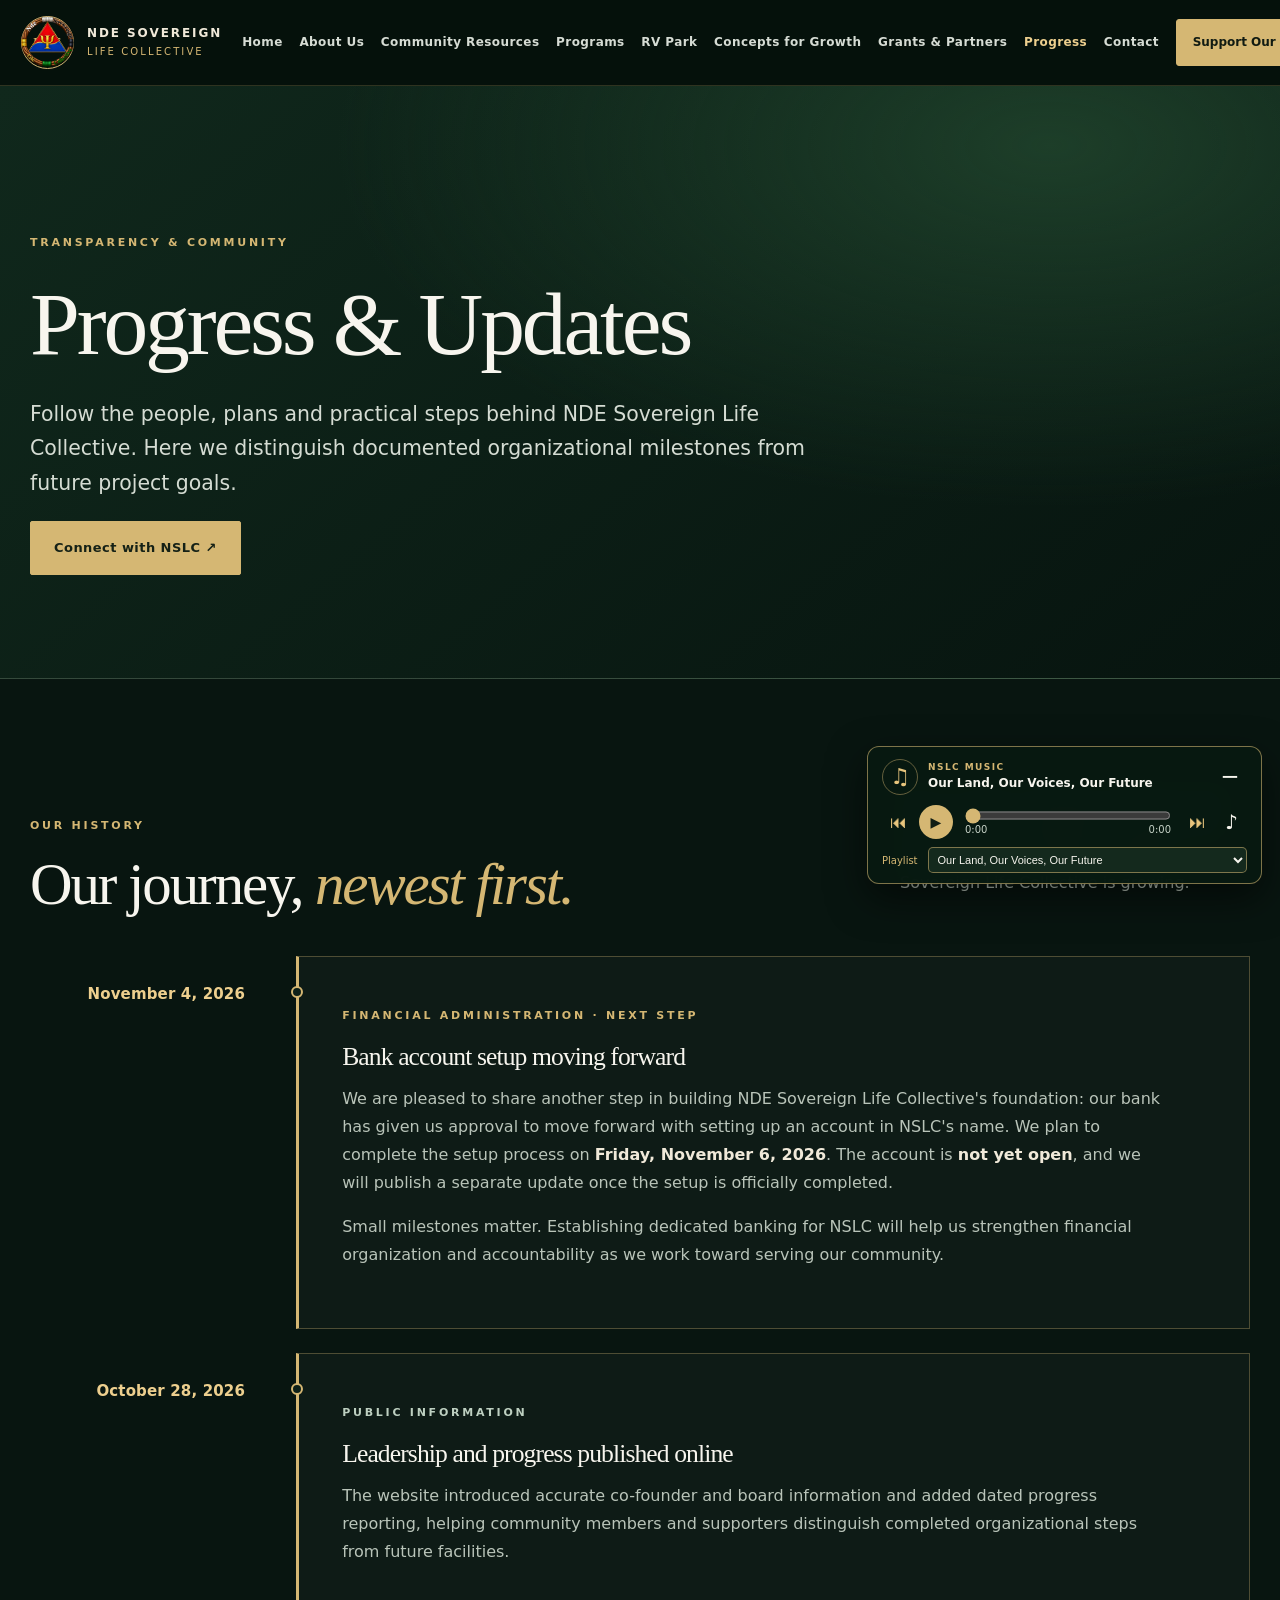
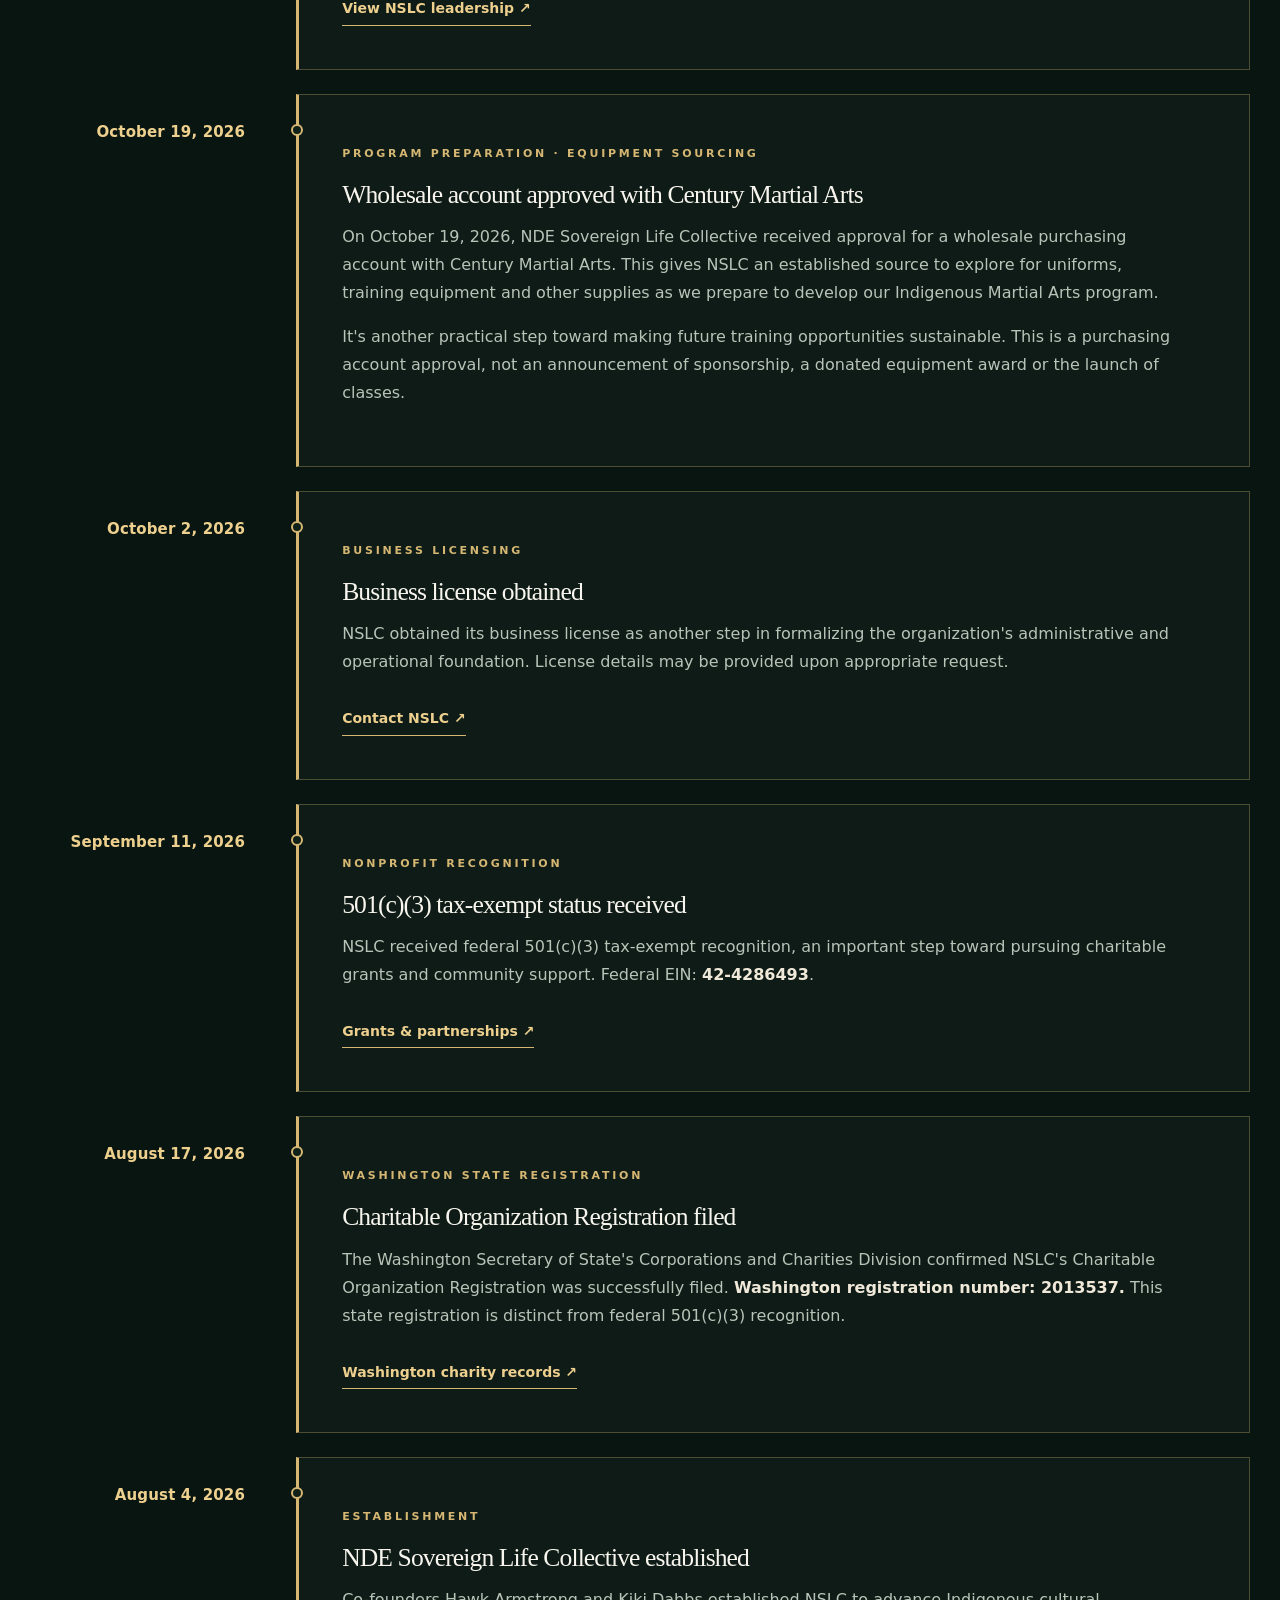
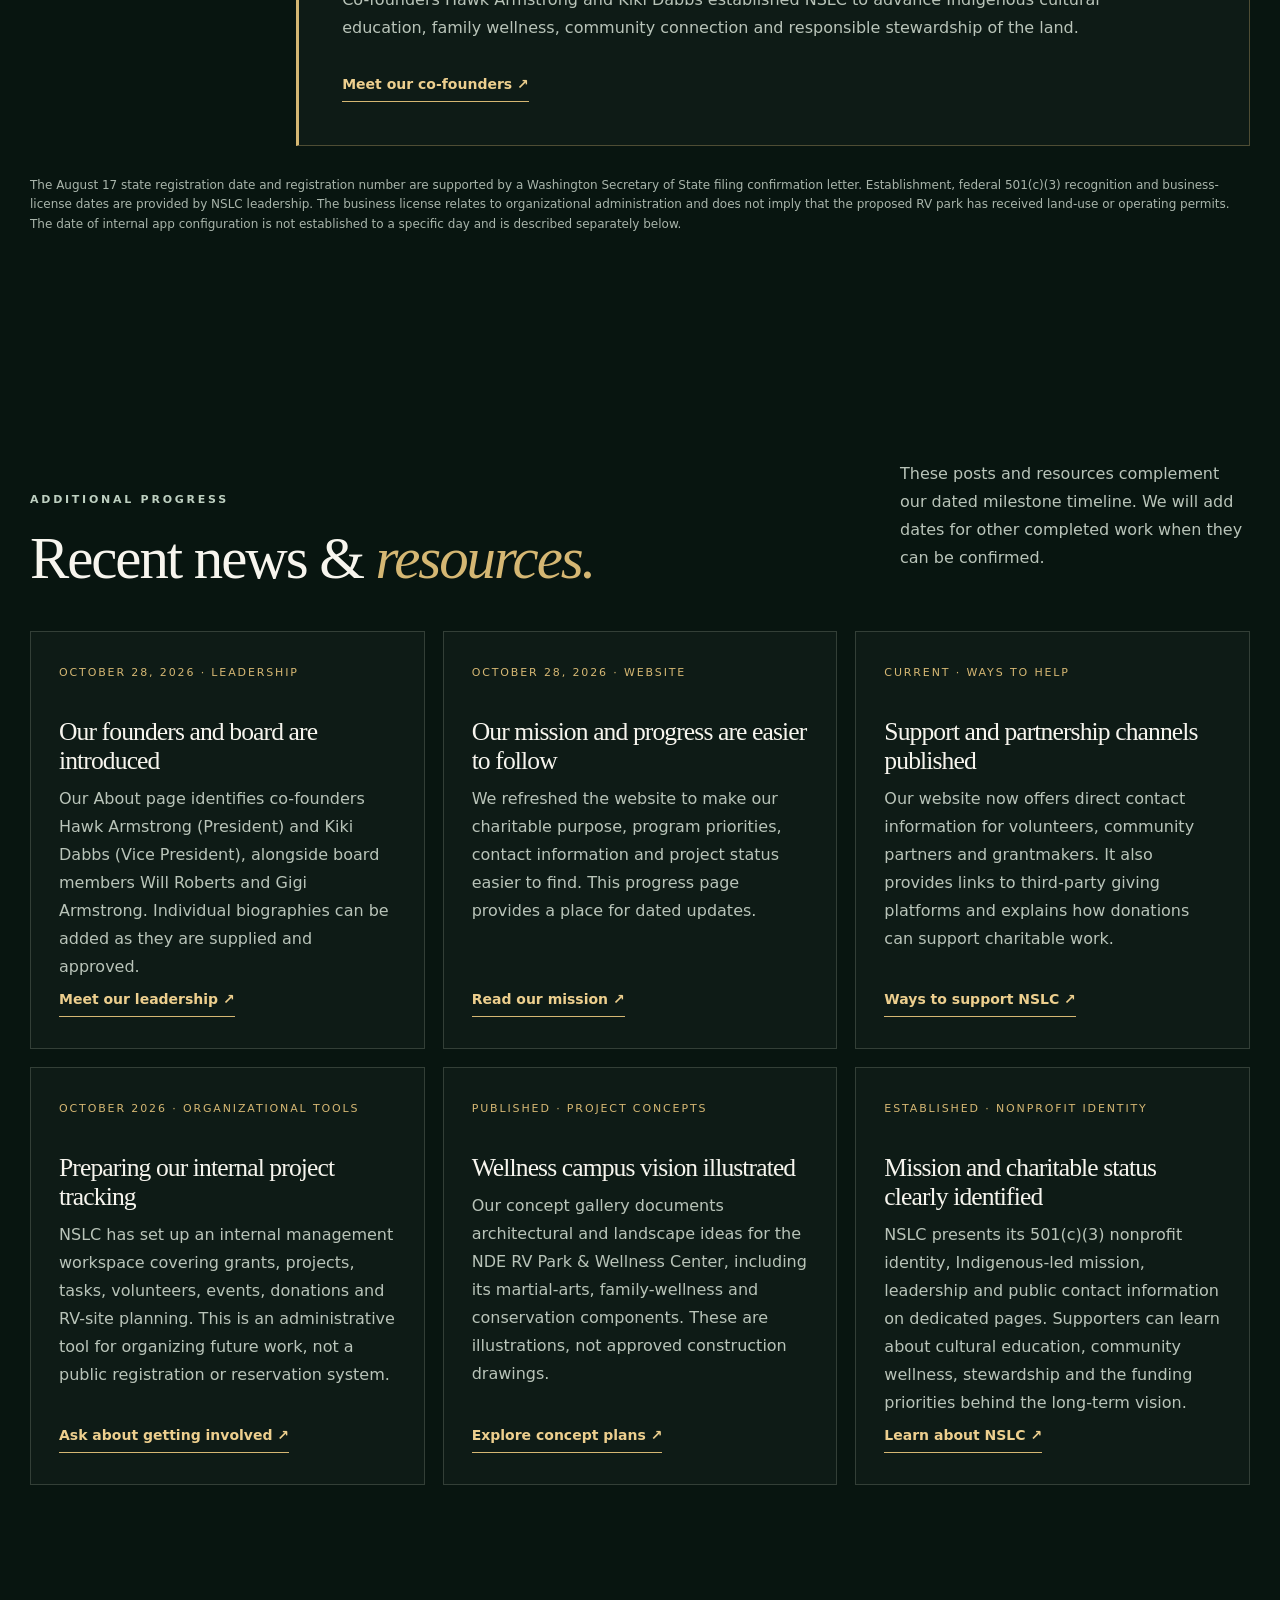
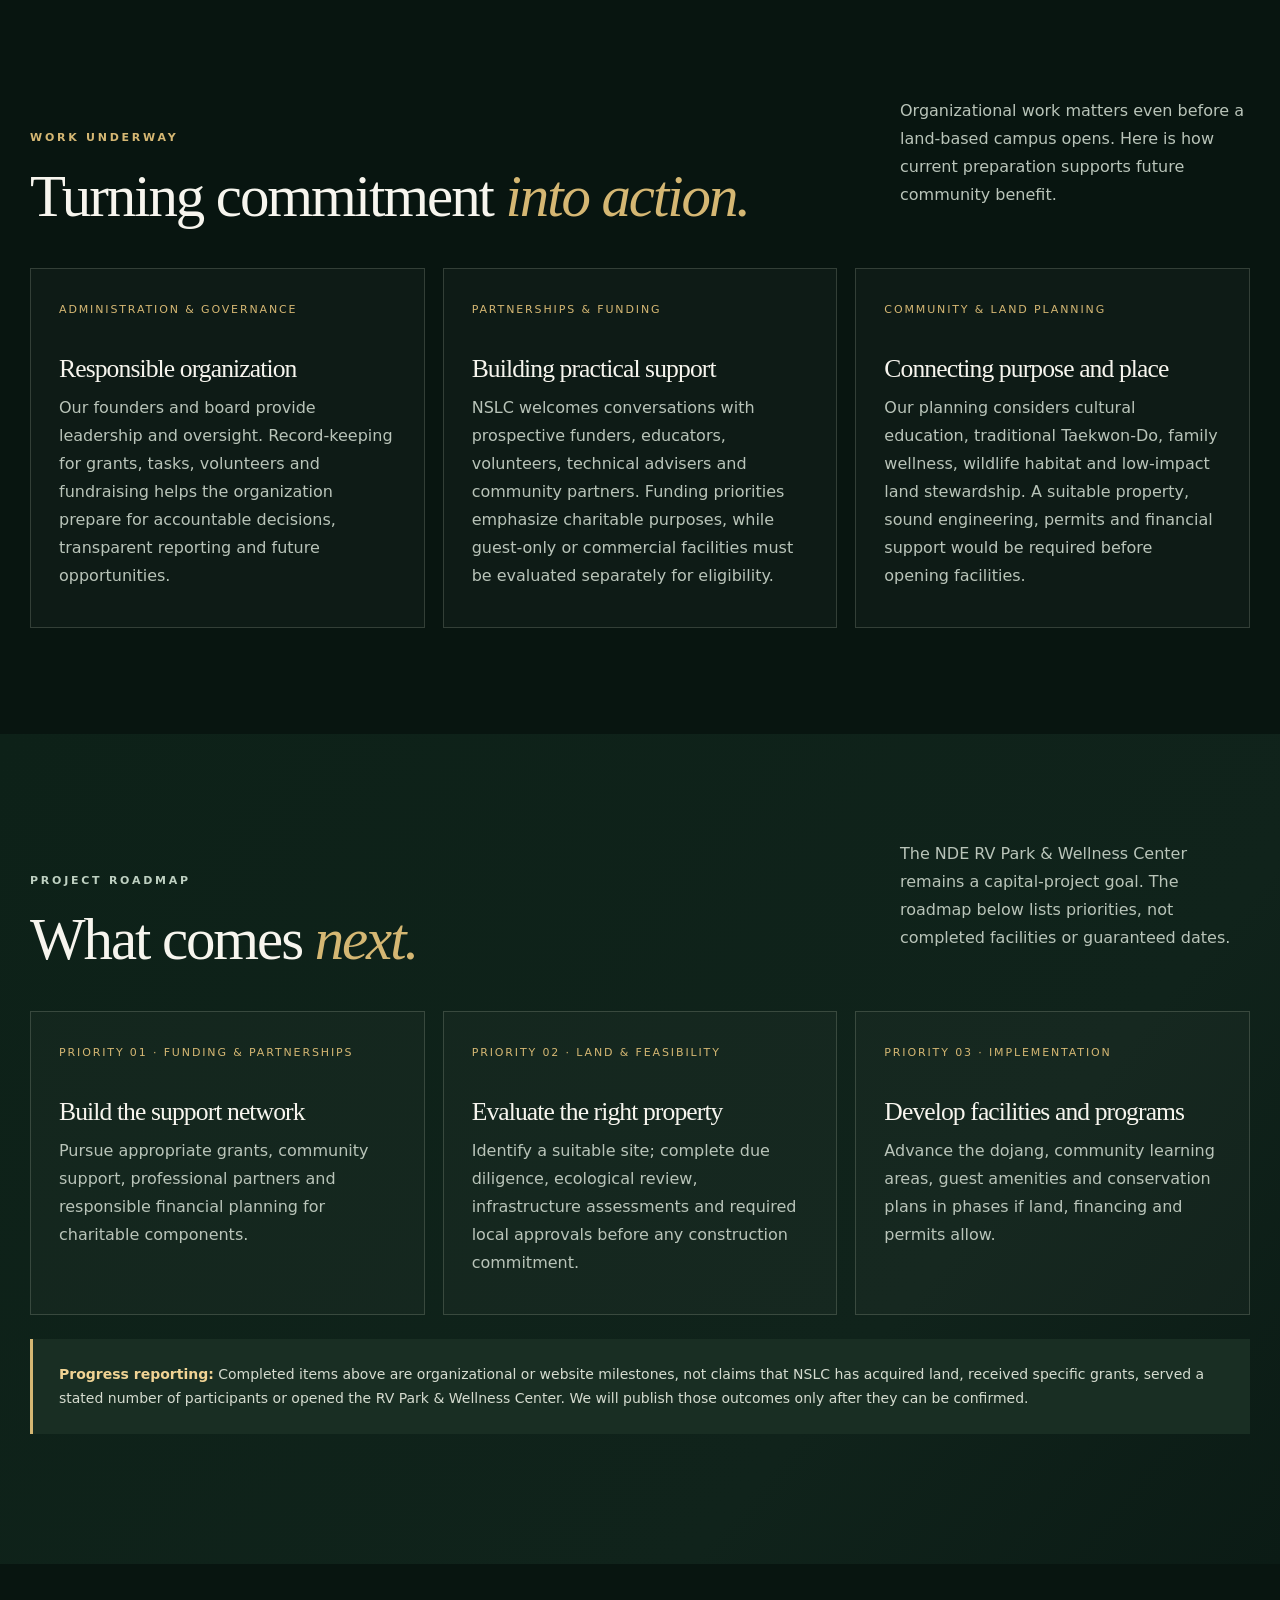
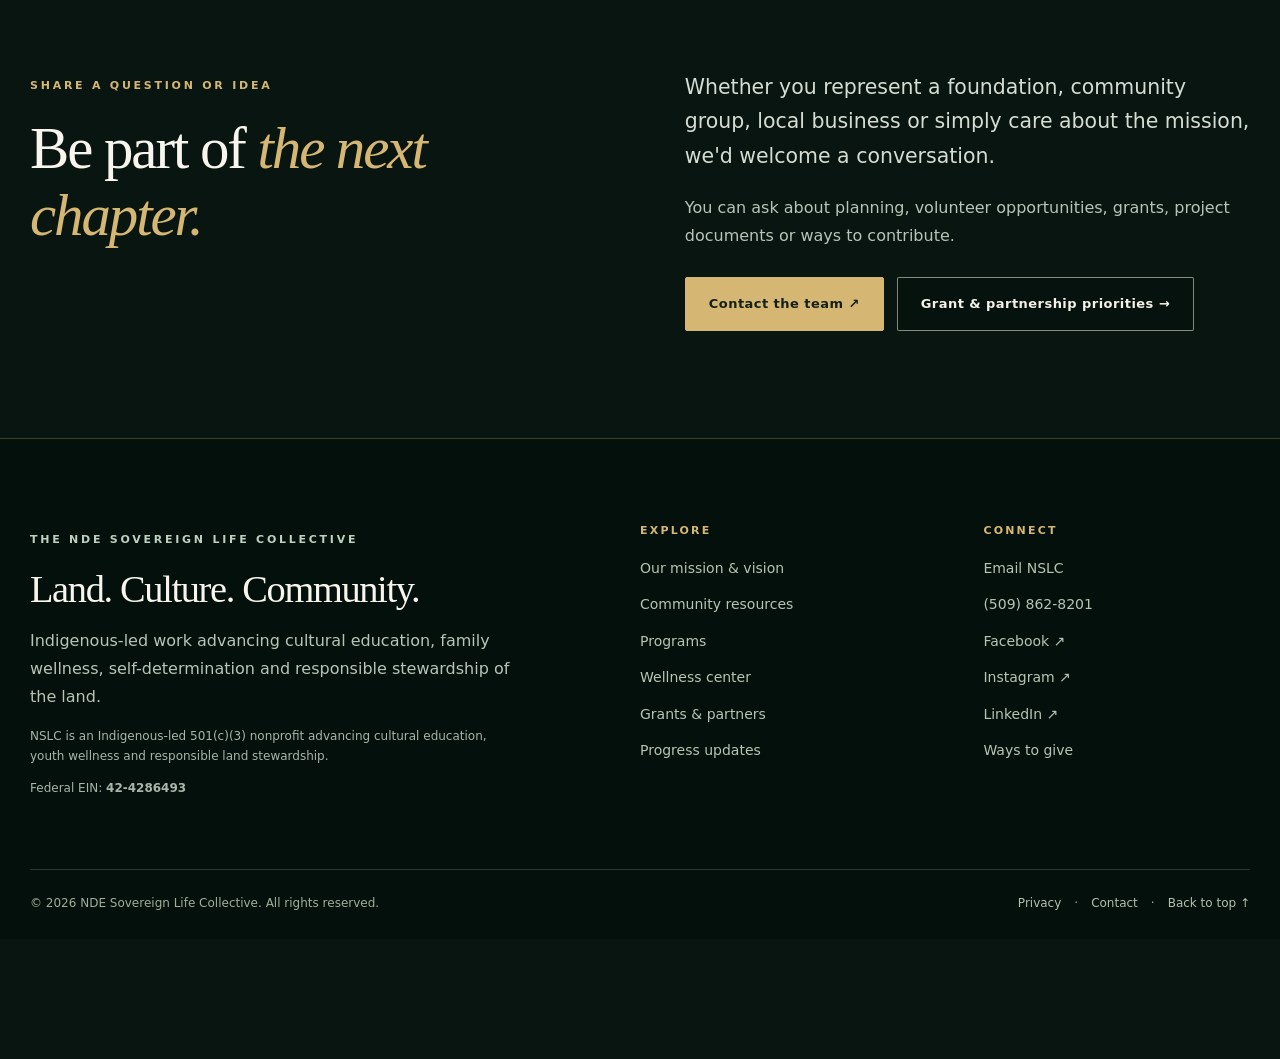
<file: updates.html>
<!doctype html>
<html lang="en">
<head>
<meta charset="utf-8">
<meta name="viewport" content="width=device-width, initial-scale=1">
<meta name="color-scheme" content="dark">
<meta name="theme-color" content="#09160f">
<title>Progress &amp; Updates | NDE Sovereign Life Collective</title>
<meta name="description" content="See dated NDE Sovereign Life Collective milestones, current organizational activities, and next steps for the planned wellness campus.">
<link rel="canonical" href="https://nde-collective.org/updates.html">
<link rel="icon" href="favicon.svg" type="image/svg+xml">
<link rel="stylesheet" href="assets/css/styles.css">
<link rel="stylesheet" href="assets/css/audio-player.css">
<meta property="og:type" content="website">
<meta property="og:site_name" content="NDE Sovereign Life Collective">
<meta property="og:title" content="Progress &amp; Updates | NDE Sovereign Life Collective">
<meta property="og:description" content="Follow verified organizational milestones, founding leadership, public planning work, community support and the current priorities of NDE Sovereign Life Collective.">
<meta property="og:url" content="https://nde-collective.org/updates.html">
<meta property="og:image" content="https://nde-collective.org/assets/images/park-hero.webp">
<meta property="og:image:alt" content="Conceptual aerial rendering of the proposed NDE RV Park and Wellness Center">
<meta name="twitter:card" content="summary_large_image">
<script type="application/ld+json">{"@context": "https://schema.org", "@type": "NGO", "name": "NDE Sovereign Life Collective", "url": "https://nde-collective.org/", "description": "Indigenous-led nonprofit advancing community wellness, cultural education and land stewardship.", "email": "info@nde-collective.org", "telephone": "+1-509-862-8201", "nonprofitStatus": "Nonprofit501c3", "taxID": "42-4286493", "sameAs": ["https://www.facebook.com/ndesovereign"], "founder": [{"@type":"Person","name":"Hawk Armstrong"},{"@type":"Person","name":"Kiki Dabbs"}]}</script>
<script src="assets/js/main.js" defer></script>
<script src="assets/js/audio-player.js?v=20261105-playlist-fix" defer></script>
</head>
<body class="">
<a class="skip-link" href="#main">Skip to content</a>
<header class="site-header" id="top">
  <div class="header-inner container-wide">
    <a class="brand" href="index.html" aria-label="NDE Sovereign Life Collective home">
      <span class="brand-emblem" aria-hidden="true"><img src="assets/images/NSLC Logo with Name.png" alt="" width="54" height="54" onerror="this.remove()"><span class="brand-fallback">NDE</span></span>
      <span class="brand-wordmark"><strong>NDE SOVEREIGN</strong><span>LIFE COLLECTIVE</span></span>
    </a>
    <button class="menu-toggle" type="button" aria-controls="primary-navigation" aria-expanded="false" aria-label="Toggle navigation menu"><span class="menu-icon" aria-hidden="true"></span><span>Menu</span></button>
    <nav id="primary-navigation" class="site-nav" aria-label="Primary navigation"><a href="index.html">Home</a>
<a href="about.html">About Us</a>
<a href="community-resources.html">Community Resources</a>
<a href="programs.html">Programs</a>
<a href="rv-park.html">RV Park</a>
<a href="concepts.html">Concepts for Growth</a>
<a href="grants.html">Grants &amp; Partners</a>
<a href="updates.html" aria-current="page">Progress</a>
<a href="contact.html">Contact</a>
<a class="nav-donate" href="donate.html">Support Our Mission <span aria-hidden="true">↗</span></a></nav>
  </div>
</header>
<main id="main">
<section class="page-hero"><div class="container"><span class="eyebrow gold">TRANSPARENCY &amp; COMMUNITY</span><h1>Progress &amp; Updates</h1><p class="lede">Follow the people, plans and practical steps behind NDE Sovereign Life Collective. Here we distinguish documented organizational milestones from future project goals.</p><a class="btn btn-gold" href="contact.html">Connect with NSLC ↗</a></div></section>
<section class="section" id="milestones" aria-labelledby="milestone-heading">
  <div class="container">
    <div class="section-heading">
      <div><span class="eyebrow gold">OUR HISTORY</span><h2 class="display" id="milestone-heading">Our journey, <em>newest first.</em></h2></div>
      <p>See our latest confirmed milestones first, with earlier accomplishments preserved below so you can follow how NDE Sovereign Life Collective is growing.</p>
    </div>
    <ol class="milestone-timeline">
      <li class="milestone-item" id="bank-account-setup">
        <div class="milestone-date"><time datetime="2026-11-04">November 4, 2026</time></div>
        <article class="milestone-panel"><span class="eyebrow gold">FINANCIAL ADMINISTRATION · NEXT STEP</span><h3>Bank account setup moving forward</h3><p>We are pleased to share another step in building NDE Sovereign Life Collective's foundation: our bank has given us approval to move forward with setting up an account in NSLC's name. We plan to complete the setup process on <strong>Friday, November 6, 2026</strong>. The account is <strong>not yet open</strong>, and we will publish a separate update once the setup is officially completed.</p><p>Small milestones matter. Establishing dedicated banking for NSLC will help us strengthen financial organization and accountability as we work toward serving our community.</p></article>
      </li>
      <li class="milestone-item" id="leadership-progress-online">
        <div class="milestone-date"><time datetime="2026-10-28">October 28, 2026</time></div>
        <article class="milestone-panel"><span class="eyebrow">PUBLIC INFORMATION</span><h3>Leadership and progress published online</h3><p>The website introduced accurate co-founder and board information and added dated progress reporting, helping community members and supporters distinguish completed organizational steps from future facilities.</p><a class="text-link" href="about.html#leadership">View NSLC leadership ↗</a></article>
      </li>
      <li class="milestone-item" id="century-wholesale-account">
        <div class="milestone-date"><time datetime="2026-10-19">October 19, 2026</time></div>
        <article class="milestone-panel"><span class="eyebrow gold">PROGRAM PREPARATION · EQUIPMENT SOURCING</span><h3>Wholesale account approved with Century Martial Arts</h3><p>On October 19, 2026, NDE Sovereign Life Collective received approval for a wholesale purchasing account with Century Martial Arts. This gives NSLC an established source to explore for uniforms, training equipment and other supplies as we prepare to develop our Indigenous Martial Arts program.</p><p>It's another practical step toward making future training opportunities sustainable. This is a purchasing account approval, not an announcement of sponsorship, a donated equipment award or the launch of classes.</p></article>
      </li>
      <li class="milestone-item" id="business-license-obtained">
        <div class="milestone-date"><time datetime="2026-10-02">October 2, 2026</time></div>
        <article class="milestone-panel"><span class="eyebrow gold">BUSINESS LICENSING</span><h3>Business license obtained</h3><p>NSLC obtained its business license as another step in formalizing the organization's administrative and operational foundation. License details may be provided upon appropriate request.</p><a class="text-link" href="contact.html">Contact NSLC ↗</a></article>
      </li>
      <li class="milestone-item" id="tax-exempt-recognition">
        <div class="milestone-date"><time datetime="2026-09-11">September 11, 2026</time></div>
        <article class="milestone-panel"><span class="eyebrow gold">NONPROFIT RECOGNITION</span><h3>501(c)(3) tax-exempt status received</h3><p>NSLC received federal 501(c)(3) tax-exempt recognition, an important step toward pursuing charitable grants and community support. Federal EIN: <strong>42-4286493</strong>.</p><a class="text-link" href="grants.html">Grants &amp; partnerships ↗</a></article>
      </li>
      <li class="milestone-item" id="charitable-registration">
        <div class="milestone-date"><time datetime="2026-08-17">August 17, 2026</time></div>
        <article class="milestone-panel"><span class="eyebrow gold">WASHINGTON STATE REGISTRATION</span><h3>Charitable Organization Registration filed</h3><p>The Washington Secretary of State's Corporations and Charities Division confirmed NSLC's Charitable Organization Registration was successfully filed. <strong>Washington registration number: 2013537.</strong> This state registration is distinct from federal 501(c)(3) recognition.</p><a class="text-link" href="https://ccfs.sos.wa.gov/#/cftSearch" target="_blank" rel="noopener noreferrer">Washington charity records ↗</a></article>
      </li>
      <li class="milestone-item" id="collective-established">
        <div class="milestone-date"><time datetime="2026-08-04">August 4, 2026</time></div>
        <article class="milestone-panel"><span class="eyebrow gold">ESTABLISHMENT</span><h3>NDE Sovereign Life Collective established</h3><p>Co-founders Hawk Armstrong and Kiki Dabbs established NSLC to advance Indigenous cultural education, family wellness, community connection and responsible stewardship of the land.</p><a class="text-link" href="about.html#leadership">Meet our co-founders ↗</a></article>
      </li>
    </ol>
    <p class="fineprint">The August 17 state registration date and registration number are supported by a Washington Secretary of State filing confirmation letter. Establishment, federal 501(c)(3) recognition and business-license dates are provided by NSLC leadership. The business license relates to organizational administration and does not imply that the proposed RV park has received land-use or operating permits. The date of internal app configuration is not established to a specific day and is described separately below.</p>
  </div>
</section>
<section class="section" aria-labelledby="latest-updates"><div class="container"><div class="section-heading"><div><span class="eyebrow">ADDITIONAL PROGRESS</span><h2 class="display" id="latest-updates">Recent news &amp; <em>resources.</em></h2></div><p>These posts and resources complement our dated milestone timeline. We will add dates for other completed work when they can be confirmed.</p></div>
<div class="three-up">
<article class="feature-card"><span class="card-index"><time datetime="2026-10-28">OCTOBER 28, 2026</time> · LEADERSHIP</span><h3>Our founders and board are introduced</h3><p>Our About page identifies co-founders Hawk Armstrong (President) and Kiki Dabbs (Vice President), alongside board members Will Roberts and Gigi Armstrong. Individual biographies can be added as they are supplied and approved.</p><a class="text-link" href="about.html#leadership">Meet our leadership ↗</a></article>
<article class="feature-card"><span class="card-index"><time datetime="2026-10-28">OCTOBER 28, 2026</time> · WEBSITE</span><h3>Our mission and progress are easier to follow</h3><p>We refreshed the website to make our charitable purpose, program priorities, contact information and project status easier to find. This progress page provides a place for dated updates.</p><a class="text-link" href="about.html#mission">Read our mission ↗</a></article>
<article class="feature-card"><span class="card-index">CURRENT · WAYS TO HELP</span><h3>Support and partnership channels published</h3><p>Our website now offers direct contact information for volunteers, community partners and grantmakers. It also provides links to third-party giving platforms and explains how donations can support charitable work.</p><a class="text-link" href="donate.html">Ways to support NSLC ↗</a></article>
<article class="feature-card"><span class="card-index"><time datetime="2026-10">OCTOBER 2026</time> · ORGANIZATIONAL TOOLS</span><h3>Preparing our internal project tracking</h3><p>NSLC has set up an internal management workspace covering grants, projects, tasks, volunteers, events, donations and RV-site planning. This is an administrative tool for organizing future work, not a public registration or reservation system.</p><a class="text-link" href="contact.html">Ask about getting involved ↗</a></article>
<article class="feature-card"><span class="card-index">PUBLISHED · PROJECT CONCEPTS</span><h3>Wellness campus vision illustrated</h3><p>Our concept gallery documents architectural and landscape ideas for the NDE RV Park &amp; Wellness Center, including its martial-arts, family-wellness and conservation components. These are illustrations, not approved construction drawings.</p><a class="text-link" href="concepts.html">Explore concept plans ↗</a></article>
<article class="feature-card"><span class="card-index">ESTABLISHED · NONPROFIT IDENTITY</span><h3>Mission and charitable status clearly identified</h3><p>NSLC presents its 501(c)(3) nonprofit identity, Indigenous-led mission, leadership and public contact information on dedicated pages. Supporters can learn about cultural education, community wellness, stewardship and the funding priorities behind the long-term vision.</p><a class="text-link" href="about.html">Learn about NSLC ↗</a></article>
</div></div></section>
<section class="section" aria-labelledby="current-work-title"><div class="container"><div class="section-heading"><div><span class="eyebrow gold">WORK UNDERWAY</span><h2 class="display" id="current-work-title">Turning commitment <em>into action.</em></h2></div><p>Organizational work matters even before a land-based campus opens. Here is how current preparation supports future community benefit.</p></div>
<div class="three-up">
<article class="feature-card"><span class="card-index">ADMINISTRATION &amp; GOVERNANCE</span><h3>Responsible organization</h3><p>Our founders and board provide leadership and oversight. Record-keeping for grants, tasks, volunteers and fundraising helps the organization prepare for accountable decisions, transparent reporting and future opportunities.</p></article>
<article class="feature-card"><span class="card-index">PARTNERSHIPS &amp; FUNDING</span><h3>Building practical support</h3><p>NSLC welcomes conversations with prospective funders, educators, volunteers, technical advisers and community partners. Funding priorities emphasize charitable purposes, while guest-only or commercial facilities must be evaluated separately for eligibility.</p></article>
<article class="feature-card"><span class="card-index">COMMUNITY &amp; LAND PLANNING</span><h3>Connecting purpose and place</h3><p>Our planning considers cultural education, traditional Taekwon-Do, family wellness, wildlife habitat and low-impact land stewardship. A suitable property, sound engineering, permits and financial support would be required before opening facilities.</p></article>
</div></div></section>
<section class="section alt-section" aria-labelledby="roadmap-title"><div class="container"><div class="section-heading"><div><span class="eyebrow">PROJECT ROADMAP</span><h2 class="display" id="roadmap-title">What comes <em>next.</em></h2></div><p>The NDE RV Park &amp; Wellness Center remains a capital-project goal. The roadmap below lists priorities, not completed facilities or guaranteed dates.</p></div>
<div class="three-up">
<article class="feature-card"><span class="card-index">PRIORITY 01 · FUNDING &amp; PARTNERSHIPS</span><h3>Build the support network</h3><p>Pursue appropriate grants, community support, professional partners and responsible financial planning for charitable components.</p></article>
<article class="feature-card"><span class="card-index">PRIORITY 02 · LAND &amp; FEASIBILITY</span><h3>Evaluate the right property</h3><p>Identify a suitable site; complete due diligence, ecological review, infrastructure assessments and required local approvals before any construction commitment.</p></article>
<article class="feature-card"><span class="card-index">PRIORITY 03 · IMPLEMENTATION</span><h3>Develop facilities and programs</h3><p>Advance the dojang, community learning areas, guest amenities and conservation plans in phases if land, financing and permits allow.</p></article>
</div><div class="notice-bar"><strong>Progress reporting:</strong> Completed items above are organizational or website milestones, not claims that NSLC has acquired land, received specific grants, served a stated number of participants or opened the RV Park &amp; Wellness Center. We will publish those outcomes only after they can be confirmed.</div></div></section>
<section class="section"><div class="container split-layout"><div><span class="eyebrow gold">SHARE A QUESTION OR IDEA</span><h2 class="display">Be part of <em>the next chapter.</em></h2></div><div class="copy-column"><p class="lead">Whether you represent a foundation, community group, local business or simply care about the mission, we'd welcome a conversation.</p><p>You can ask about planning, volunteer opportunities, grants, project documents or ways to contribute.</p><div class="actions"><a class="btn btn-gold" href="contact.html">Contact the team ↗</a><a class="btn btn-outline" href="grants.html">Grant &amp; partnership priorities →</a></div></div></div></section>
<!-- EDITING GUIDE: See PROGRESS-UPDATES-GUIDE.md. Add confirmed accomplishments to the .milestone-timeline above in reverse chronological order (newest first). Use the original event date (YYYY-MM-DD), cite evidence when available, and distinguish business licensing from project permits. -->
</main>
<footer class="site-footer">
  <div class="container footer-grid">
    <div class="footer-about"><div class="eyebrow">THE NDE SOVEREIGN LIFE COLLECTIVE</div><h2>Land. Culture. Community.</h2><p>Indigenous-led work advancing cultural education, family wellness, self-determination and responsible stewardship of the land.</p><p class="micro">NSLC is an Indigenous-led 501(c)(3) nonprofit advancing cultural education, youth wellness and responsible land stewardship.</p><p class="micro">Federal EIN: <strong>42-4286493</strong></p></div>
    <div><h3>Explore</h3><a href="about.html#mission">Our mission &amp; vision</a><a href="community-resources.html">Community resources</a><a href="programs.html">Programs</a><a href="rv-park.html">Wellness center</a><a href="grants.html">Grants &amp; partners</a><a href="updates.html">Progress updates</a></div>
    <div><h3>Connect</h3><a href="mailto:info@nde-collective.org">Email NSLC</a><a href="tel:+15098628201">(509) 862-8201</a><a href="https://www.facebook.com/ndesovereign" target="_blank" rel="noopener noreferrer">Facebook ↗</a><a href="https://www.instagram.com/ndesovereignlifecollective/" target="_blank" rel="noopener noreferrer">Instagram ↗</a><a href="https://www.linkedin.com/company/nde-sovereign-life-collective/" target="_blank" rel="noopener noreferrer">LinkedIn ↗</a><a href="donate.html">Ways to give</a></div>
  </div>
  <div class="container footer-bottom"><span>© <span data-year>2026</span> NDE Sovereign Life Collective. All rights reserved.</span><span><a href="privacy.html">Privacy</a><span aria-hidden="true">·</span><a href="contact.html">Contact</a><span aria-hidden="true">·</span><a href="#top">Back to top ↑</a></span></div>
</footer>
<dialog class="lightbox" id="image-dialog" aria-label="Expanded concept illustration"><button class="lightbox-close" type="button" data-lightbox-close aria-label="Close image">×</button><img class="lightbox-image" alt=""><p class="lightbox-caption"></p></dialog>
</body>
</html>
</file>
<file: assets/css/styles.css>
/* NSLC Premium Website · Shared design system · Copyright 2026 NSLC */
:root{--bg:#081510;--bg2:#0e2018;--bg3:#13271d;--surface:#162a20;--surface2:#1a3428;--cream:#f0e9d9;--muted:#b9c4b9;--gold:#d5b773;--gold2:#edcf8e;--line:rgba(221,224,205,.18);--ink:#f7f5ee;--max:1220px;--wide:1390px;--radius:8px;--shadow:0 28px 72px rgba(0,0,0,.34)}
*,*::before,*::after{box-sizing:border-box}
html{scroll-behavior:smooth;scroll-padding-top:94px}
body{margin:0;background:var(--bg);color:var(--ink);font-family:system-ui,-apple-system,BlinkMacSystemFont,"Segoe UI",sans-serif;font-size:16px;line-height:1.75;text-rendering:optimizeLegibility;-webkit-font-smoothing:antialiased}
body:has(.lightbox[open]){overflow:hidden}
img{max-width:100%;height:auto;display:block}
a{color:inherit;text-underline-offset:4px}button,input,textarea{font:inherit}
a,button{-webkit-tap-highlight-color:transparent}
:focus-visible{outline:3px solid var(--gold2);outline-offset:5px;border-radius:3px}
::selection{background:var(--gold);color:#132116}
.container{width:min(calc(100% - 48px),var(--max));margin-inline:auto}.container-wide{width:min(calc(100% - 42px),var(--wide));margin-inline:auto}
.skip-link{position:fixed;left:15px;top:-70px;z-index:1000;background:var(--gold);color:#0d1d13;padding:10px 18px;font-weight:800}.skip-link:focus{top:10px}
.site-header{height:86px;position:sticky;top:0;z-index:100;background:rgba(6,17,12,.95);border-bottom:1px solid rgba(214,188,116,.2);backdrop-filter:blur(15px)}
.header-inner{display:flex;align-items:center;justify-content:space-between;height:100%;gap:20px}
.brand{display:flex;align-items:center;gap:13px;text-decoration:none;flex-shrink:0}.brand-emblem{display:grid;place-items:center;width:53px;height:53px;position:relative}.brand-emblem img{width:100%;height:100%;object-fit:contain;position:relative;z-index:1}.brand-fallback{position:absolute;inset:0;display:grid;place-items:center;border:1px solid var(--gold);border-radius:50%;font-family:Georgia,serif;color:var(--gold);font-weight:700;font-size:13px;letter-spacing:.03em}.brand-wordmark{display:flex;flex-direction:column;line-height:1.15;letter-spacing:.16em;font-size:12px}.brand-wordmark strong{font-weight:750;color:var(--cream)}.brand-wordmark span{color:var(--gold);margin-top:5px;font-size:10px;letter-spacing:.21em}
.site-nav{display:flex;align-items:center;gap:clamp(8px,1.3vw,24px)}.site-nav a{font-size:12px;font-weight:650;text-decoration:none;letter-spacing:.035em;color:#d6dcd4;white-space:nowrap;transition:color .2s}.site-nav a:hover,.site-nav a[aria-current="page"]{color:var(--gold2)}.site-nav .nav-donate{padding:12px 16px;color:#111b12;background:var(--gold);border:1px solid var(--gold);border-radius:3px;letter-spacing:0;font-weight:760}.site-nav .nav-donate:hover{background:var(--gold2);color:#0c130d}.menu-toggle{display:none}
.section{padding:clamp(72px,8.3vw,132px) 0}.alt-section{background:linear-gradient(130deg,#0d2118,#10231b 70%,#0b1b15)}.compact-section{padding-top:40px}.eyebrow{display:inline-block;color:#bed0c1;font-size:11px;letter-spacing:.25em;font-weight:780;text-transform:uppercase;line-height:1.5}.eyebrow.gold{color:var(--gold)}
h1,h2,h3,h4,p,figure,blockquote{margin-top:0}h1,h2,h3,h4{font-weight:500}h1,h2,h3,.display{font-family:Georgia,"Times New Roman",serif;letter-spacing:-.035em;line-height:1.14}h1{font-size:clamp(3.8rem,7vw,7rem)}h2.display{font-size:clamp(2.65rem,4.6vw,5rem);margin:17px 0 24px}h2.display em,h1 em{font-weight:400;color:var(--gold);font-style:italic}h3{font-size:clamp(1.4rem,2vw,2rem)}p{color:var(--muted)}.lead,.lede{font-size:clamp(1.1rem,1.6vw,1.35rem);line-height:1.68;color:#d5dcd3}.micro,.fineprint{font-size:12px;line-height:1.65;color:#a9b5ab}.fineprint{margin-top:18px}.copy-column p{max-width:660px}
.btn{border:1px solid transparent;display:inline-flex;align-items:center;justify-content:center;gap:18px;padding:15px 23px;min-height:52px;font-size:13px;font-weight:760;letter-spacing:.035em;text-decoration:none;border-radius:2px;transition:background .2s,transform .2s,border-color .2s}.btn:hover{transform:translateY(-2px)}.btn-gold{background:var(--gold);border-color:var(--gold);color:#152116}.btn-gold:hover{background:#f0d593}.btn-outline{border-color:rgba(240,236,218,.55);background:rgba(2,10,5,.19);color:#f5f1e8}.btn-outline:hover{background:#233a2c}.btn.full{width:100%;margin-top:12px}.actions{display:flex;gap:13px;flex-wrap:wrap;margin-top:27px}.text-link{display:inline-flex;gap:10px;margin-top:14px;text-decoration:none;border-bottom:1px solid var(--gold);padding-bottom:4px;color:var(--gold2);font-size:14px;font-weight:700}.text-link:hover{color:#fff2ce}
.home-hero{min-height:min(880px,calc(100svh - 86px));height:auto;position:relative;isolation:isolate;display:flex;align-items:center;overflow:hidden}.home-hero-photo{position:absolute;inset:0;z-index:-3;background-image:url('../images/four-chiefs-homepage.webp');background-size:cover;background-position:center 50%}.home-hero-shade{position:absolute;inset:0;z-index:-2;background:linear-gradient(90deg,rgba(5,14,10,.96) 0%,rgba(5,14,10,.88) 32%,rgba(5,14,10,.45) 65%,rgba(5,14,10,.08) 100%),linear-gradient(0deg,#071610 0%,transparent 34%)}.home-hero-content{padding:102px 0 110px}.home-hero h1{max-width:600px;margin:23px 0;font-size:clamp(3.5rem,4.8vw,4.7rem)}.home-hero p{max-width:600px;font-size:18px;color:#e5e8df}.home-hero .home-hero-note{font-size:11px;letter-spacing:.05em;margin-top:23px;color:#c4cec1}.scroll-indicator{position:absolute;bottom:32px;right:max(24px,calc((100vw - var(--max))/2));font-size:12px;text-decoration:none;letter-spacing:.2em;text-transform:uppercase;color:var(--gold)}
.page-hero{padding:clamp(80px,11vw,160px) 0 clamp(60px,8vw,115px);background:radial-gradient(ellipse at 82% 10%,#1d3e29 0%,transparent 48%),linear-gradient(140deg,#10281c,#07140f);border-bottom:1px solid var(--line)}.page-hero h1{max-width:1100px;margin:18px 0 22px}.page-hero .lede{max-width:790px}.status-pill{display:inline-flex;align-items:center;gap:10px;font-size:10px;letter-spacing:.15em;font-weight:750;border:1px solid rgba(211,179,109,.5);color:var(--gold);padding:10px 13px;margin-top:19px;border-radius:30px}.status-dot{width:6px;height:6px;background:var(--gold);border-radius:50%}.error-page{min-height:65vh}
.split-layout{display:grid;grid-template-columns:1fr 1fr;gap:clamp(32px,7vw,110px);align-items:start}.section-heading{display:flex;align-items:end;justify-content:space-between;gap:50px;margin-bottom:38px}.section-heading>p{max-width:350px;padding-bottom:5px}.section-heading h2{margin-bottom:0}.section-heading .display{margin-top:13px}
.feature-spotlight{display:grid;grid-template-columns:1.27fr .85fr;overflow:hidden;border:1px solid var(--line);background:#0a1912}.feature-photo{min-height:490px}.feature-photo img{height:100%;width:100%;object-fit:cover}.feature-copy{padding:clamp(32px,4.4vw,66px);display:flex;flex-direction:column;align-items:start;justify-content:center}.feature-copy h3{font-size:clamp(2rem,3.1vw,3.5rem);margin:13px 0 17px}.feature-copy p{margin-bottom:25px}.mini-stat-grid{display:flex;flex-wrap:wrap;gap:22px;margin-bottom:28px}.mini-stat-grid div{display:flex;flex-direction:column;gap:1px}.mini-stat-grid strong{font-size:32px;font-family:Georgia,serif;font-weight:500;color:var(--gold)}.mini-stat-grid span{font-size:10px;color:#b9c7b9;letter-spacing:.06em;text-transform:uppercase}
.three-up,.four-up{display:grid;grid-template-columns:repeat(3,1fr);gap:18px}.four-up{grid-template-columns:repeat(4,1fr)}.feature-card{min-height:270px;border:1px solid var(--line);background:rgba(255,255,255,.022);padding:31px 28px;display:flex;flex-direction:column;align-items:start;transition:background .2s,transform .2s}.feature-card:hover{background:rgba(255,255,255,.05);transform:translateY(-2px)}.card-index{font-size:11px;letter-spacing:.17em;text-transform:uppercase;color:var(--gold)}.feature-card h3{margin:35px 0 10px}.feature-card p{margin-bottom:6px}.feature-card .text-link{margin-top:auto}.four-up .feature-card{min-height:250px}
.quote-band{background:#163123;text-align:center;padding:95px 0;border-top:1px solid rgba(214,187,112,.2);border-bottom:1px solid rgba(214,187,112,.2)}.quote-band blockquote{font-family:Georgia,serif;font-size:clamp(1.8rem,3.1vw,3.4rem);line-height:1.3;max-width:960px;margin:20px auto 23px;color:#f5f0e2}.quote-credit{font-size:11px;letter-spacing:.16em;color:#c0cabb;text-transform:uppercase}
.cta-panel{display:flex;gap:30px;align-items:center;justify-content:space-between;padding:clamp(32px,4vw,60px);background:linear-gradient(110deg,#173a27,#10301f);border:1px solid rgba(218,190,120,.35)}.cta-panel h2{font-size:clamp(2rem,3vw,3.2rem);max-width:720px;margin:11px 0 8px}.cta-panel .btn{flex-shrink:0}.cta-panel p{max-width:630px;margin-bottom:0}
.visual-story{display:grid;grid-template-columns:1.18fr .82fr;gap:clamp(30px,5vw,75px);align-items:center}.image-frame{margin:0}.image-open{padding:0;border:1px solid var(--line);background:#0f2118;display:block;width:100%;position:relative;cursor:zoom-in;text-align:left;overflow:hidden}.image-open img{width:100%;height:auto;transition:transform .4s}.image-open:hover img{transform:scale(1.015)}.image-zoom{position:absolute;bottom:12px;right:13px;color:#151912;background:var(--gold);padding:5px 10px;font-size:11px;letter-spacing:.07em}.image-frame figcaption{font-size:12px;color:#bac7ba;line-height:1.65;margin-top:12px}.gallery-feature .image-open img{max-height:810px;object-fit:contain}
.lightbox{width:min(96vw,1600px);max-height:95vh;padding:24px 24px 14px;background:#0b1911;border:1px solid var(--gold);color:#f3ede1;box-shadow:var(--shadow)}.lightbox::backdrop{background:rgba(0,0,0,.93)}.lightbox-image{width:100%;max-height:calc(95vh - 130px);object-fit:contain}.lightbox-caption{text-align:center;font-size:12px;padding-top:12px;margin:0}.lightbox-close{position:absolute;top:0;right:0;color:#102018;background:var(--gold);border:0;width:44px;height:44px;font-size:30px;cursor:pointer}
.gallery-grid{display:grid;gap:52px}.gallery-card{max-width:100%}.gallery-card .image-open{background:#1c2921}.gallery-card .image-open img{width:100%;max-height:760px;object-fit:contain}
.plan-stats{display:grid;grid-template-columns:repeat(4,1fr);border-block:1px solid var(--line);margin-top:45px}.plan-stats div{text-align:center;padding:30px 12px;border-right:1px solid var(--line);display:flex;flex-direction:column;gap:5px}.plan-stats div:last-child{border:0}.plan-stats span{font:500 clamp(2rem,3vw,3.5rem) Georgia,serif;color:var(--gold)}.plan-stats small{font-size:10px;letter-spacing:.16em;color:#c0c9bb}.details-stack{display:grid;gap:18px}.details-stack>div{border-left:2px solid var(--gold);padding-left:20px}.details-stack h3{font-size:22px;margin-bottom:4px}.details-stack p{font-size:14px;margin-bottom:0}.split-chart{display:grid;grid-template-columns:1fr 1fr;min-height:220px;border:1px solid rgba(255,255,255,.1)}.split-chart>div{padding:34px;display:flex;flex-direction:column;justify-content:center;align-items:center;text-align:center}.split-chart-left{background:#28553a}.split-chart-right{background:#162f25}.split-chart strong{font:500 clamp(3.3rem,5vw,5.7rem) Georgia,serif}.split-chart span{font-size:12px;letter-spacing:.16em}
.mission-statement{max-width:1000px}.mission-statement h2{font-size:clamp(2.5rem,4.5vw,5rem);line-height:1.3;margin:28px 0}.mission-statement p{max-width:800px;font-size:19px}.program-list{margin-top:50px}.program-row{display:grid;grid-template-columns:100px 1fr auto;gap:30px;padding:43px 20px;border-bottom:1px solid var(--line);align-items:center}.program-number{font:40px Georgia,serif;color:#8ca78c}.program-row h2{font-size:clamp(2rem,2.8vw,3.5rem);margin:8px 0}.program-row p{max-width:730px;margin:0}.program-tag{border:1px solid var(--line);border-radius:30px;padding:8px 12px;font-size:10px;letter-spacing:.06em;color:var(--gold);text-align:center}
.notice-bar{padding:23px 26px;background:#192e23;border-left:3px solid var(--gold);margin:24px 0;color:#d5dbcf;font-size:14px}.notice-bar strong{color:#f0d394}
.donate-grid,.contact-grid{display:grid;grid-template-columns:1.05fr .95fr;gap:clamp(40px,8vw,105px);align-items:start}.donate-card,.contact-panel{padding:clamp(28px,3.8vw,52px);background:#13291e;border:1px solid rgba(212,178,107,.35)}.donate-card h3,.contact-panel h3{font-size:clamp(2.1rem,3vw,3rem);margin:13px 0}.donate-card .micro{margin-top:20px}.contact-methods{margin-top:40px}.contact-methods>div{padding:15px 0;border-bottom:1px solid var(--line)}.contact-methods span{font-size:11px;letter-spacing:.13em;color:var(--gold);text-transform:uppercase;display:block}.contact-methods a,.contact-methods p{font-size:18px;color:#f0f0e8;text-decoration:none;margin:5px 0}.contact-methods a:hover{text-decoration:underline}.email-options{display:grid;gap:10px;margin:22px 0}.email-option{display:flex;align-items:center;justify-content:space-between;gap:10px;text-decoration:none;padding:18px;background:#1d3b2b;color:#f0f0e7;border:1px solid var(--line);transition:background .2s}.email-option:hover{background:#2c4c34}.email-option>span:last-child{color:var(--gold)}
.disclosure-grid{display:grid;grid-template-columns:repeat(3,1fr);gap:20px}.disclosure-grid>div{border-top:2px solid var(--gold);padding-top:22px}.disclosure-grid h3{margin:10px 0}.prose-body{max-width:850px}.prose-body h2{margin-top:45px;font-size:2rem}.prose-body p{font-size:17px}.prose-body a{color:var(--gold2)}
.site-footer{padding:85px 0 25px;background:#04100b;border-top:1px solid rgba(211,182,108,.28)}.footer-grid{display:grid;grid-template-columns:2fr 1fr 1fr;gap:clamp(30px,6vw,95px)}.footer-about h2{font-size:clamp(2.2rem,3vw,3.8rem);margin:16px 0}.footer-about p{max-width:480px}.footer-grid h3{font:700 11px system-ui;letter-spacing:.2em;text-transform:uppercase;color:var(--gold);margin-bottom:19px}.footer-grid>div:not(:first-child) a{display:block;color:#b6c5b6;font-size:14px;text-decoration:none;margin:12px 0}.footer-grid a:hover{text-decoration:underline;color:var(--gold2)}.footer-bottom{margin-top:58px;padding-top:23px;border-top:1px solid var(--line);font-size:12px;color:#9faf9e;display:flex;justify-content:space-between;gap:15px}.footer-bottom>span:last-child{display:flex;gap:13px}.footer-bottom a{text-decoration:none;color:#b2c0b2}
@media (max-width:1160px){.site-nav{gap:12px}.brand-wordmark{font-size:11px;letter-spacing:.1em}.site-nav a{font-size:11px}.site-nav .nav-donate{padding:10px 12px}}
@media (max-width:1160px){.site-header{height:76px}.site-nav{display:none;position:absolute;top:76px;left:0;right:0;padding:24px;background:#091b11;border-bottom:1px solid var(--gold);box-shadow:var(--shadow);max-height:calc(100svh - 76px);overflow:auto;flex-direction:column;align-items:stretch;gap:0}.site-nav.is-open{display:flex}.site-nav a{font-size:15px;padding:12px 9px;border-bottom:1px solid var(--line)}.site-nav .nav-donate{margin-top:14px;text-align:center}.menu-toggle{display:flex;align-items:center;justify-content:center;gap:10px;background:transparent;border:1px solid var(--line);color:var(--gold2);padding:10px 14px;font-size:13px;cursor:pointer}.menu-icon,.menu-icon::before,.menu-icon::after{display:block;width:17px;height:2px;background:currentColor;content:"";position:relative}.menu-icon::before{position:absolute;top:-6px}.menu-icon::after{position:absolute;top:6px}.home-hero{min-height:720px}.four-up{grid-template-columns:repeat(2,1fr)}.feature-spotlight{grid-template-columns:1fr}.feature-photo{min-height:360px}.visual-story{grid-template-columns:1fr}.program-row{grid-template-columns:50px 1fr}.program-tag{grid-column:2;justify-self:start}}
@media (max-width:750px){.container,.container-wide{width:min(calc(100% - 36px),var(--max))}.home-hero{min-height:630px}.home-hero-content{padding:80px 0}.home-hero-shade{background:linear-gradient(90deg,rgba(5,13,9,.91),rgba(5,13,9,.57)),linear-gradient(0deg,#071610,transparent 40%)}.home-hero h1{font-size:clamp(3.2rem,11vw,4.5rem)}.scroll-indicator{display:none}.split-layout,.donate-grid,.contact-grid{grid-template-columns:1fr}.section-heading{display:block}.section-heading>p{max-width:680px;margin-top:16px}.three-up{grid-template-columns:1fr}.feature-card{min-height:220px}.feature-card h3{margin-top:22px}.plan-stats{grid-template-columns:repeat(2,1fr)}.plan-stats div:nth-child(2){border:0}.plan-stats div:nth-child(-n+2){border-bottom:1px solid var(--line)}.footer-grid{grid-template-columns:1fr 1fr}.footer-about{grid-column:1/-1}.cta-panel{align-items:start;flex-direction:column}.cta-panel .btn{width:100%}.program-row{padding:34px 0}.page-hero h1{font-size:clamp(3rem,10vw,5rem)}.quote-band{padding:65px 0}}
@media (max-width:480px){.brand-wordmark{font-size:10px}.brand-emblem{width:44px;height:44px}.header-inner{gap:10px}.menu-toggle{padding:9px}.menu-toggle>span:last-child{display:none}.actions{flex-direction:column;align-items:stretch}.btn{width:100%}.home-hero p{font-size:16px}.mini-stat-grid{gap:18px}.four-up{grid-template-columns:1fr}.program-row{grid-template-columns:1fr;gap:5px}.program-number{font-size:27px}.program-tag{grid-column:1}.footer-grid{grid-template-columns:1fr}.footer-about{grid-column:auto}.footer-bottom{flex-direction:column}.split-chart strong{font-size:3rem}.split-chart span{font-size:10px}.split-chart>div{padding:19px 8px}.lightbox{padding:50px 10px 18px}}
/* NSLC dated milestone timeline */
.milestone-timeline{list-style:none;padding:0;margin:20px 0 30px;display:grid;gap:24px}
.milestone-item{display:grid;grid-template-columns:minmax(140px,215px) minmax(0,1fr);gap:clamp(20px,4vw,52px);align-items:start}
.milestone-date{padding-top:25px;text-align:right;color:var(--gold2);font-size:15px;font-weight:750;letter-spacing:.01em}
.milestone-panel{border:1px solid rgba(213,183,115,.32);border-left:3px solid var(--gold);background:rgba(255,255,255,.023);padding:clamp(24px,3.4vw,43px);position:relative}
.milestone-panel:before{content:"";position:absolute;left:-8px;top:29px;width:12px;height:12px;background:var(--bg2);border:2px solid var(--gold);border-radius:50%}
.milestone-panel h3{margin:14px 0}.milestone-panel p{max-width:830px}.milestone-panel p strong{color:var(--cream)}
@media(max-width:750px){.milestone-item{grid-template-columns:1fr;gap:6px}.milestone-date{padding-top:0;text-align:left}.milestone-panel{padding:23px}}

/* NSLC free printable resources */
.resource-layout{display:grid;grid-template-columns:minmax(0,1.22fr) minmax(300px,.78fr);gap:clamp(26px,4.8vw,75px);align-items:start}
.resource-hero h1 em{font-weight:400;color:var(--gold);font-style:italic}
.printable-sheet{background:#fff;color:#111;padding:clamp(20px,3vw,40px);border:3px solid #67b735;box-shadow:var(--shadow);text-align:center}
.printable-sheet h2{font-family:Georgia,serif;color:#131a13;font-size:clamp(1.25rem,2.4vw,2rem);margin:0 0 9px}
.printable-sheet h3{font-family:Georgia,serif;color:#131a13;margin:26px 0 12px;font-size:1.2rem}
.printable-sheet .printable-instruction{font-size:12px;line-height:1.55;color:#282828;margin-bottom:22px}
.wordsearch-grid{width:100%;display:flex;flex-direction:column;align-items:center;gap:5px}
.wordsearch-line{font-family:"Courier New",Courier,monospace;white-space:pre;font-weight:700;color:#141414;font-size:clamp(10px,1.22vw,16px);line-height:1.2;letter-spacing:.05em}
.wordsearch-terms{display:grid;grid-template-columns:repeat(3,minmax(0,1fr));gap:6px 7px;text-align:left;margin:0;padding-left:27px;list-style-position:outside}
.wordsearch-terms li{font-size:clamp(10px,1vw,13px);color:#242424;padding-left:0;line-height:1.4}
.printable-credit{font-size:10px!important;color:#535353!important;margin:26px 0 0}
.resource-sidebar{position:sticky;top:116px}
.resource-sidebar h2.display{font-size:clamp(2.4rem,3.6vw,4rem)}
.resource-actions{display:grid;gap:12px;margin:24px 0}
.resource-actions .btn{width:100%;cursor:pointer;line-height:1.3}
.resource-sidebar .micro{margin-bottom:24px}
@media(max-width:1000px){.resource-layout{grid-template-columns:1fr}.resource-sidebar{position:static}.wordsearch-line{font-size:clamp(10px,2.3vw,16px)}}
@media(max-width:480px){.printable-sheet{padding:14px 10px}.wordsearch-grid{gap:5px}.wordsearch-line{font-size:10px;letter-spacing:0}.wordsearch-terms{gap:4px 5px;padding-left:20px}.wordsearch-terms li{font-size:10px}}
@media print{
 @page{size:letter;margin:0.35in}
 .page-resources{background:#fff;color:#111}
 .page-resources .site-header,.page-resources .site-footer,.page-resources .page-hero,.page-resources .resource-sidebar,.page-resources .alt-section,.page-resources .skip-link,.page-resources .lightbox{display:none!important}
 .page-resources .section.resource-section{padding:0}
 .page-resources .container.resource-layout{display:block;width:100%;max-width:none}
 .page-resources .printable-sheet{width:100%;padding:14px 20px;border:2px solid #222;box-shadow:none;break-inside:avoid}
 .page-resources .wordsearch-line{font-size:13px;line-height:1.15}
 .page-resources .wordsearch-grid{gap:3px}
 .page-resources .printable-instruction{margin-bottom:14px}
 .page-resources .printable-sheet h3{margin:17px 0 10px}
 .page-resources .wordsearch-terms li{font-size:11px}
 .page-resources .printable-credit{margin-top:16px}
}
@media (prefers-reduced-motion:reduce){html{scroll-behavior:auto}*,*::before,*::after{scroll-behavior:auto!important;transition-duration:.01ms!important;animation-duration:.01ms!important}}

/* Homepage news ticker: coordinated with NSLC's green and gold design */
.news-ticker{background:linear-gradient(90deg,#0b2318,#153526 65%,#0b2318);border-block:1px solid rgba(213,183,115,.4)}
.news-ticker-inner{display:flex;align-items:center;gap:18px;min-height:73px}
.news-ticker-heading{flex:none;color:var(--gold2);font-size:11px;font-weight:800;letter-spacing:.1em;text-decoration:none;white-space:nowrap}
.news-ticker-heading span{font-size:7px;margin-left:5px;color:#86b892;vertical-align:middle}
.news-ticker-viewport{flex:1;min-width:0;overflow-x:auto;overflow-y:hidden;scrollbar-width:thin}
.news-ticker-track{display:flex;width:max-content;align-items:center}
.news-ticker-items{display:flex;align-items:center;flex:none}
.news-ticker-item{display:inline-flex;align-items:center;position:relative;gap:13px;padding:10px 44px 10px 0;text-decoration:none;white-space:nowrap;font-size:13px;font-weight:650;color:#f7f4e8}
.news-ticker-item time{font-size:10px;letter-spacing:.06em;color:var(--gold2);font-weight:750}
.news-ticker-item::after{content:"◆";color:#8da97b;font-size:7px;position:absolute;right:21px}
.news-ticker-item:hover span,.news-ticker-item:focus-visible span{text-decoration:underline;text-decoration-color:var(--gold)}
.news-ticker-toggle{flex:none;border:1px solid rgba(213,183,115,.5);background:transparent;color:var(--gold2);padding:7px 11px;border-radius:2px;font-size:11px;line-height:1.5;cursor:pointer}
.news-ticker-toggle:hover{background:rgba(213,183,115,.14)}
.news-ticker-toggle[hidden]{display:none}
.news-ticker-all{flex:none;color:#e7e0c8;font-size:11px;white-space:nowrap;text-underline-offset:4px}
.news-ticker.is-ready .news-ticker-viewport{overflow:hidden}
.news-ticker.is-ready .news-ticker-track{animation:nslc-news-marquee 48s linear infinite}
.news-ticker.is-ready[data-paused="true"] .news-ticker-track{animation-play-state:paused}
/* Avoid sticky :hover states on touchscreens stopping the animation. */
@media(hover:hover) and (pointer:fine){.news-ticker.is-ready:hover .news-ticker-track{animation-play-state:paused}}
/* Pause for keyboard readers navigating a headline. */
.news-ticker.is-ready .news-ticker-viewport:has(a:focus-visible) .news-ticker-track{animation-play-state:paused}
@keyframes nslc-news-marquee{from{transform:translateX(0)}to{transform:translateX(-50%)}}
@media(max-width:750px){.news-ticker-inner{gap:8px 14px;flex-wrap:wrap;padding-block:10px}.news-ticker-viewport{flex-basis:100%;order:3}.news-ticker-toggle{margin-left:auto}.news-ticker-heading{font-size:10px}.news-ticker-all{font-size:10px}.news-ticker-item{font-size:12px}}
@media(prefers-reduced-motion:reduce){.news-ticker.is-ready .news-ticker-track{animation:none!important;transform:none!important}.news-ticker-viewport,.news-ticker.is-ready .news-ticker-viewport{overflow-x:auto}}

/* Homepage hero uses the approved NSLC brand artwork. */
.page-home .home-hero{background:#07130d;}
.page-home .home-hero-photo{background-image:url('../images/four-chiefs-homepage.webp');background-repeat:no-repeat;background-size:min(46vw,680px) auto;background-position:calc(100% - 3vw) center;opacity:1;}
.page-home .home-hero-shade{background:linear-gradient(90deg,rgba(5,14,10,.96) 0%,rgba(5,14,10,.86) 35%,rgba(5,14,10,.28) 66%,rgba(5,14,10,.08) 100%);}
@media(max-width:750px){.page-home .home-hero-photo{background-position:center top;background-size:min(86vw,390px) auto;opacity:.88}.page-home .home-hero-shade{background:linear-gradient(180deg,rgba(5,14,10,.08) 0%,rgba(5,14,10,.22) 22%,rgba(5,14,10,.82) 46%,rgba(5,14,10,.96) 70%);}}

/* Community resource directory */
.resource-category-nav{display:flex;flex-wrap:wrap;gap:10px;margin:28px 0 4px}
.resource-category-nav a{display:inline-flex;padding:9px 14px;border:1px solid var(--line);border-radius:999px;color:var(--cream);text-decoration:none;font-size:.9rem}
.resource-category-nav a:hover{border-color:var(--gold);color:var(--gold2)}
.resource-grid{display:grid;grid-template-columns:repeat(3,minmax(0,1fr));gap:18px;margin-top:30px}
.resource-card{min-width:0;padding:25px;background:var(--surface);border:1px solid var(--line);border-radius:var(--radius);display:flex;flex-direction:column;align-items:flex-start}
.resource-card h3{margin:9px 0 8px;font-size:1.24rem;line-height:1.35}
.resource-card p{margin:7px 0}
.resource-card .resource-meta{color:var(--muted);font-size:.92rem;line-height:1.5}
.resource-card .text-link{margin-top:auto;padding-top:14px}
.resource-callout{padding:25px 28px;background:var(--bg3);border:1px solid rgba(213,183,115,.42);border-left:4px solid var(--gold);border-radius:var(--radius)}
.resource-callout p:last-child{margin-bottom:0}
.resource-callout a{color:var(--gold2);font-weight:700}
@media(max-width:900px){.resource-grid{grid-template-columns:repeat(2,minmax(0,1fr))}}
@media(max-width:600px){.resource-grid{grid-template-columns:1fr}.resource-card{padding:21px}.resource-category-nav{gap:8px}.resource-category-nav a{font-size:.84rem}}
</file>
<file: assets/css/audio-player.css>
/* NSLC mini music player — dark green and gold, unobtrusive on all pages */
body.has-nslc-audio{padding-bottom:120px}
.nslc-audio-player[hidden]{display:none!important}
.nslc-audio-player{position:fixed;right:18px;bottom:16px;z-index:150;width:min(395px,calc(100vw - 30px));padding:12px 14px 10px;border:1px solid rgba(213,183,115,.58);border-radius:12px;background:rgba(8,25,17,.97);color:#f7f5ee;box-shadow:0 14px 38px rgba(0,0,0,.55);backdrop-filter:blur(14px);font-family:system-ui,-apple-system,BlinkMacSystemFont,"Segoe UI",sans-serif;line-height:1.3}
.nslc-audio-heading{display:flex;align-items:center;gap:10px}
.nslc-audio-mark{color:#e8c57d;display:grid;place-items:center;width:36px;height:36px;flex-shrink:0;border:1px solid rgba(213,183,115,.45);border-radius:50%;font-size:22px}
.nslc-audio-info{display:flex;min-width:0;flex:1;flex-direction:column;gap:2px}
.nslc-audio-eyebrow{color:#d5b773;letter-spacing:.16em;font-size:9px;font-weight:750}
.nslc-audio-title{color:#f7f5ee;white-space:nowrap;overflow:hidden;text-overflow:ellipsis;font-size:12px;font-weight:650}
.nslc-audio-minimize,.nslc-audio-mute,.nslc-audio-play{border:0;cursor:pointer;color:#f7f5ee;background:none;display:grid;place-items:center}
.nslc-audio-minimize{height:34px;width:34px;font-size:23px;flex-shrink:0}
.nslc-audio-controls{display:flex;align-items:center;gap:12px;padding:10px 2px 0}
.nslc-audio-play{width:34px;height:34px;flex-shrink:0;border-radius:50%;color:#101d14;background:#d5b773;font-size:14px;font-weight:800}
.nslc-audio-play:hover{background:#efd08d}
.nslc-audio-mute{width:27px;height:32px;font-size:20px;flex-shrink:0}
.nslc-audio-timeline{flex:1;min-width:0}
.nslc-audio-seek{width:100%;margin:0;accent-color:#d5b773;cursor:pointer;height:15px;display:block}
.nslc-audio-times{display:flex;justify-content:space-between;gap:8px;font-size:10px;color:#c5d1c6;font-variant-numeric:tabular-nums}
.nslc-audio-error{font-size:11px;color:#f0c6a8;margin:5px 0 0}
.nslc-audio-player.is-compact{width:min(315px,calc(100vw - 30px))}
.nslc-audio-player.is-compact .nslc-audio-controls,.nslc-audio-player.is-compact .nslc-audio-error{display:none}
@media(max-width:650px){body.has-nslc-audio{padding-bottom:135px}.nslc-audio-player{right:10px;bottom:10px;width:calc(100vw - 20px);border-radius:10px}.nslc-audio-player.is-compact{width:min(300px,calc(100vw - 20px))}}
@media print{.nslc-audio-player{display:none!important}body.has-nslc-audio{padding-bottom:0!important}}
/* Playlist controls appear when additional recordings are available. */
.nslc-audio-prev,.nslc-audio-next{border:0;cursor:pointer;color:#e8c57d;background:none;font-size:17px;flex-shrink:0;width:23px;height:32px}
.nslc-audio-prev[hidden],.nslc-audio-next[hidden],.nslc-audio-playlist-row[hidden]{display:none!important}
.nslc-audio-playlist-row{display:flex;align-items:center;gap:10px;margin-top:8px;color:#d5b773;font-size:10px}
.nslc-audio-track-select{flex:1;min-width:0;background:#14291d;color:#f7f5ee;border:1px solid rgba(213,183,115,.55);border-radius:5px;padding:5px;font-size:11px}
.nslc-audio-player.is-compact .nslc-audio-playlist-row{display:none}
</file>
